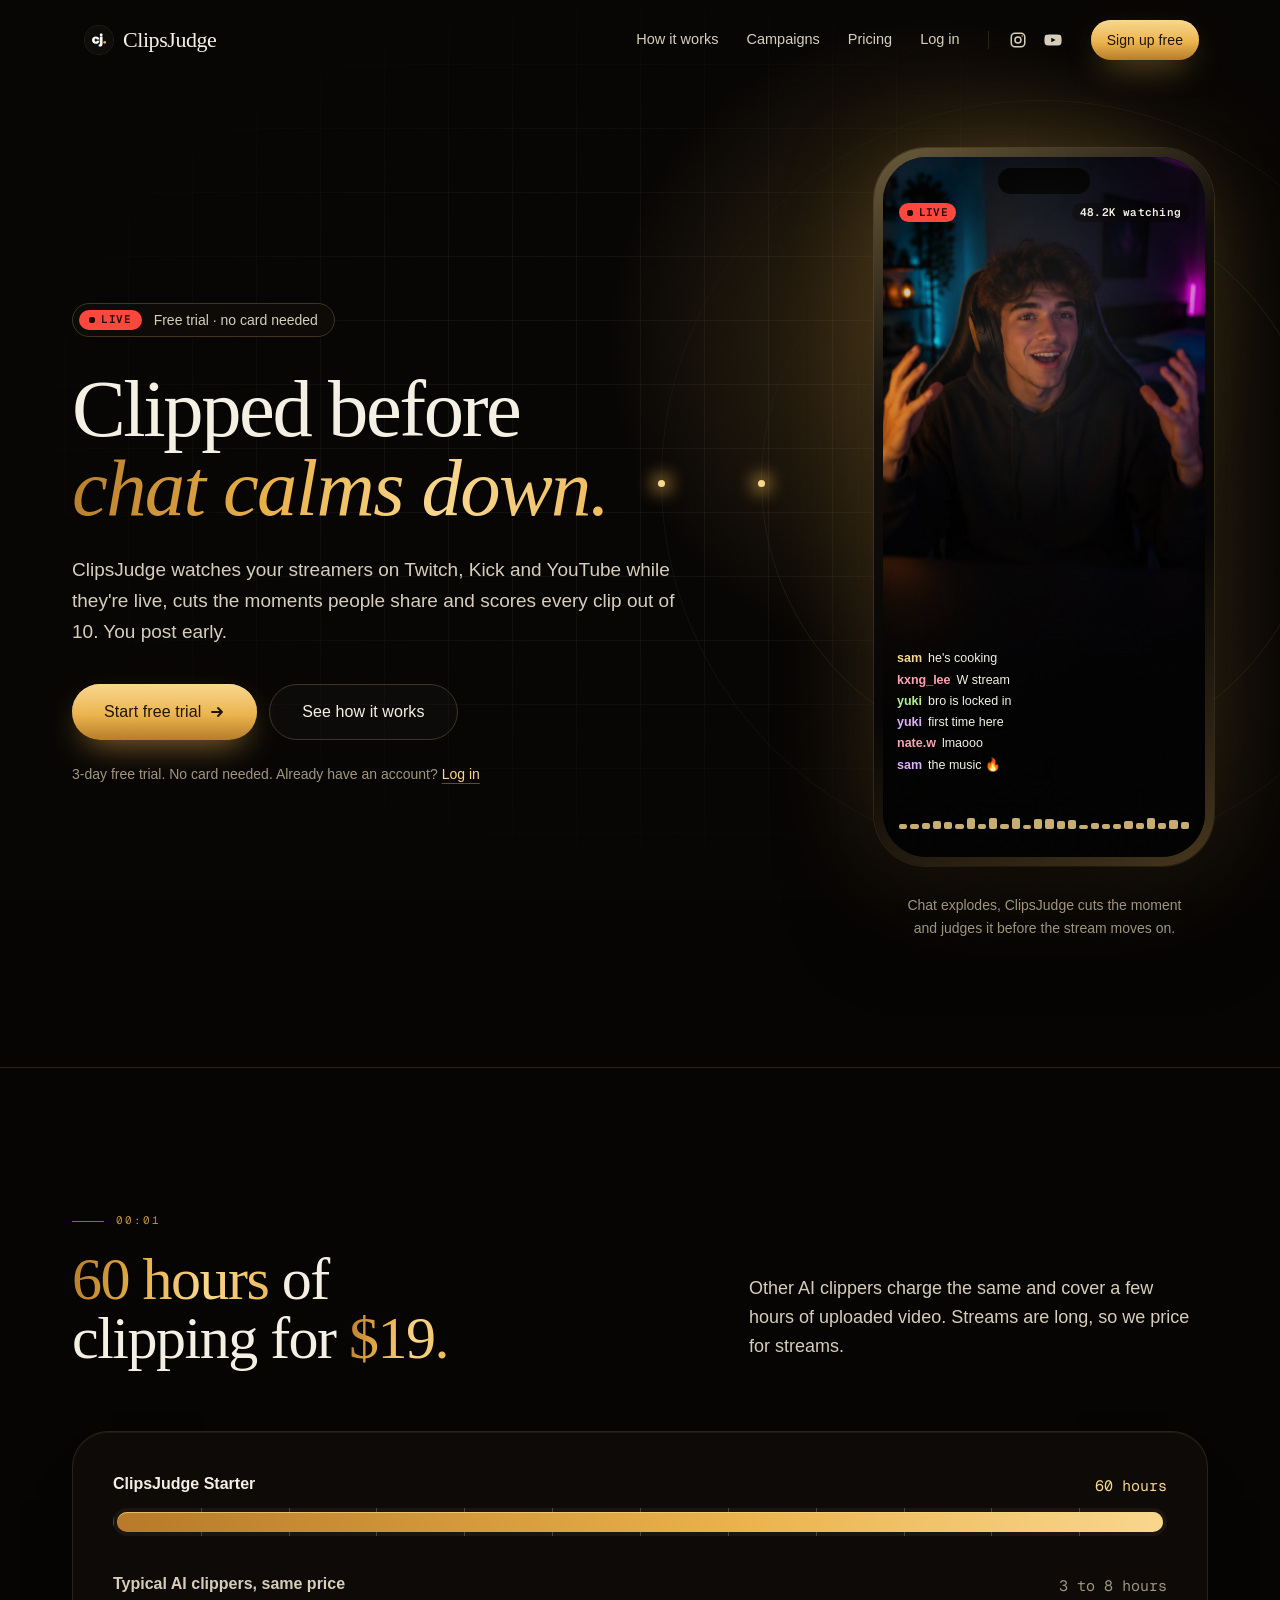
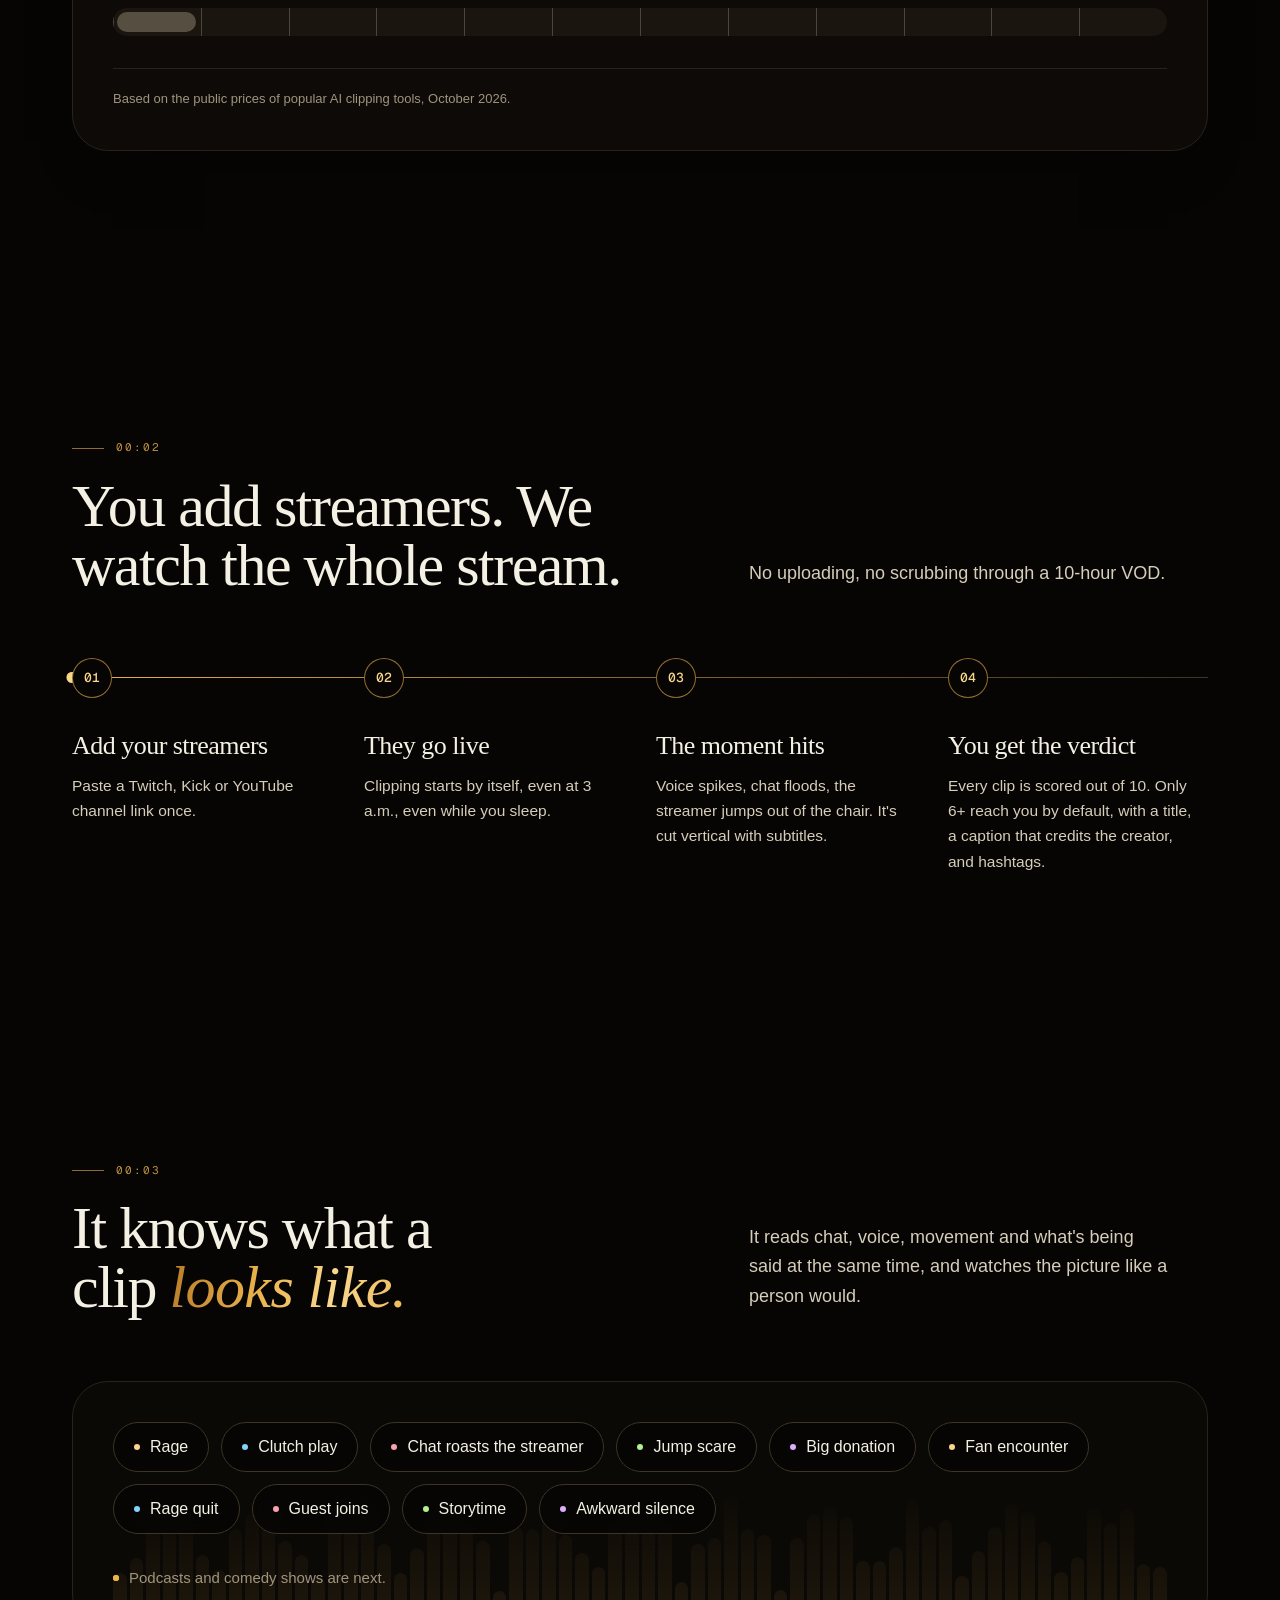
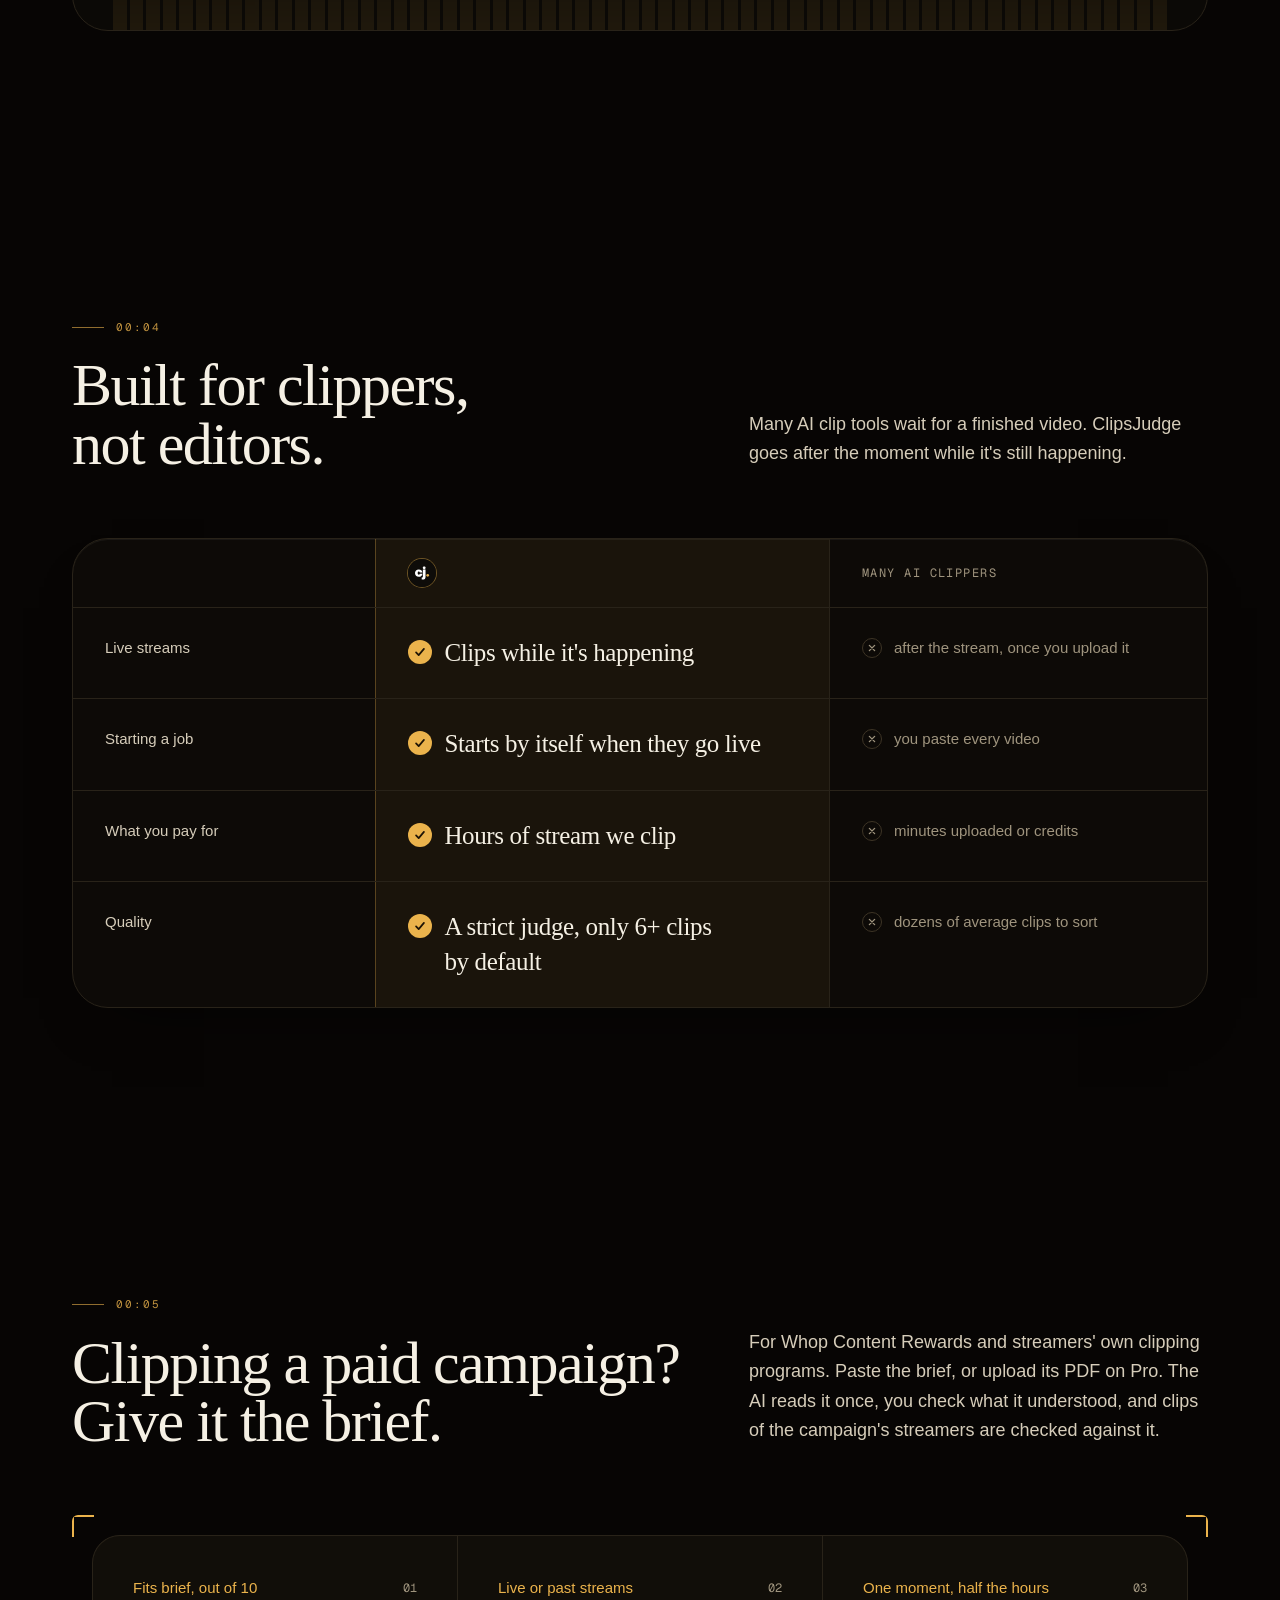
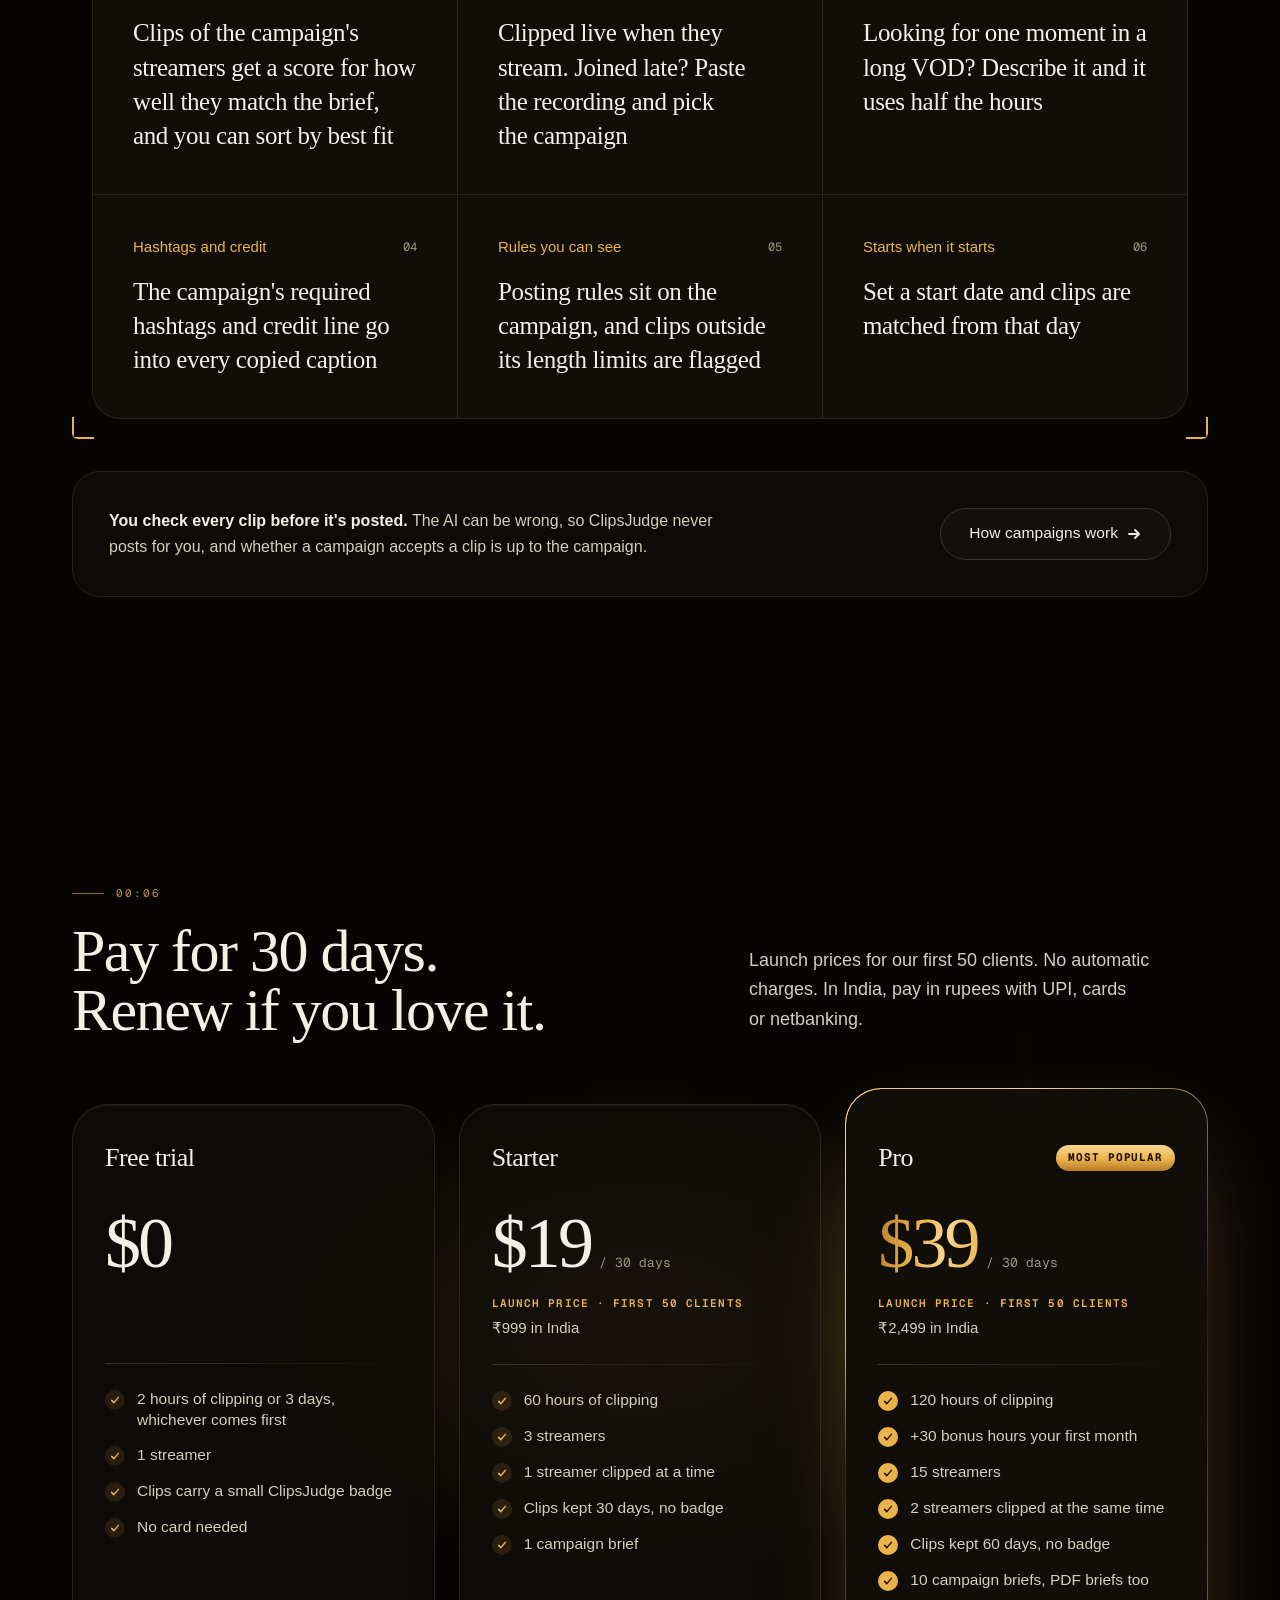
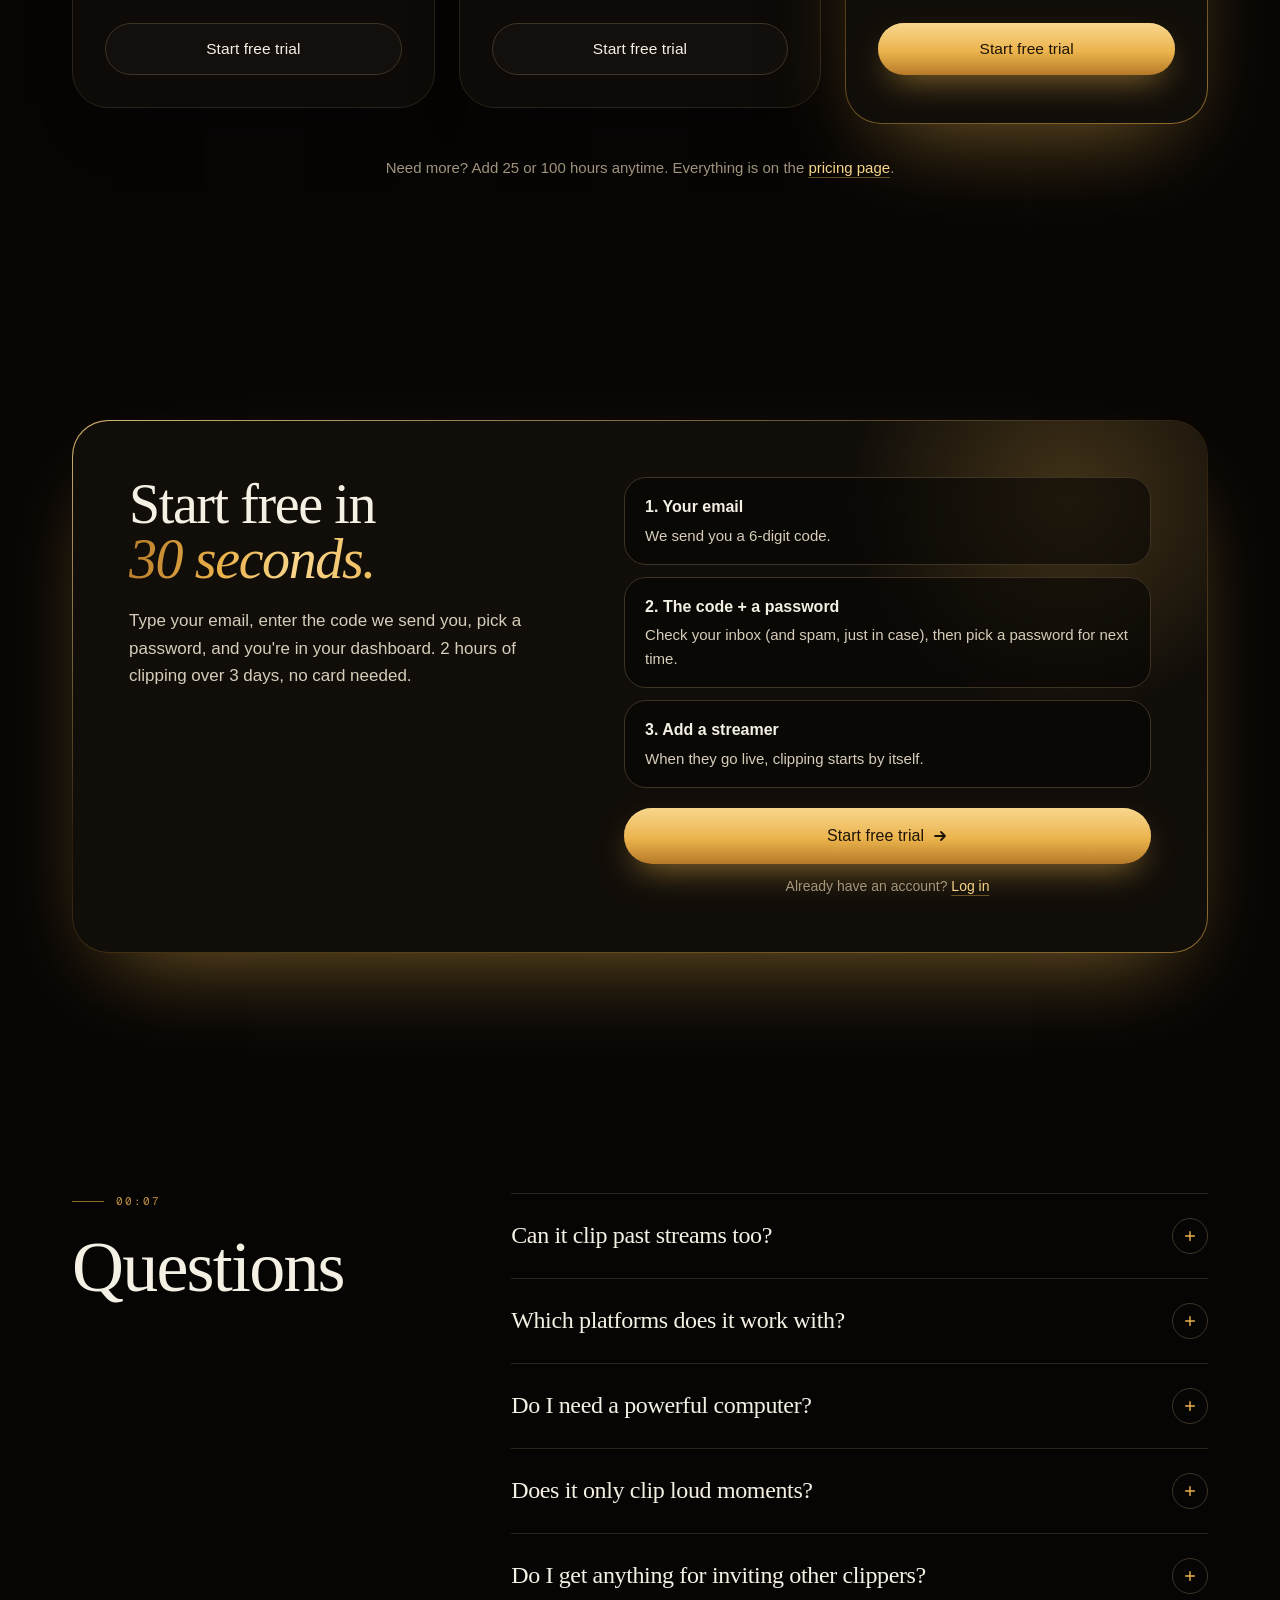
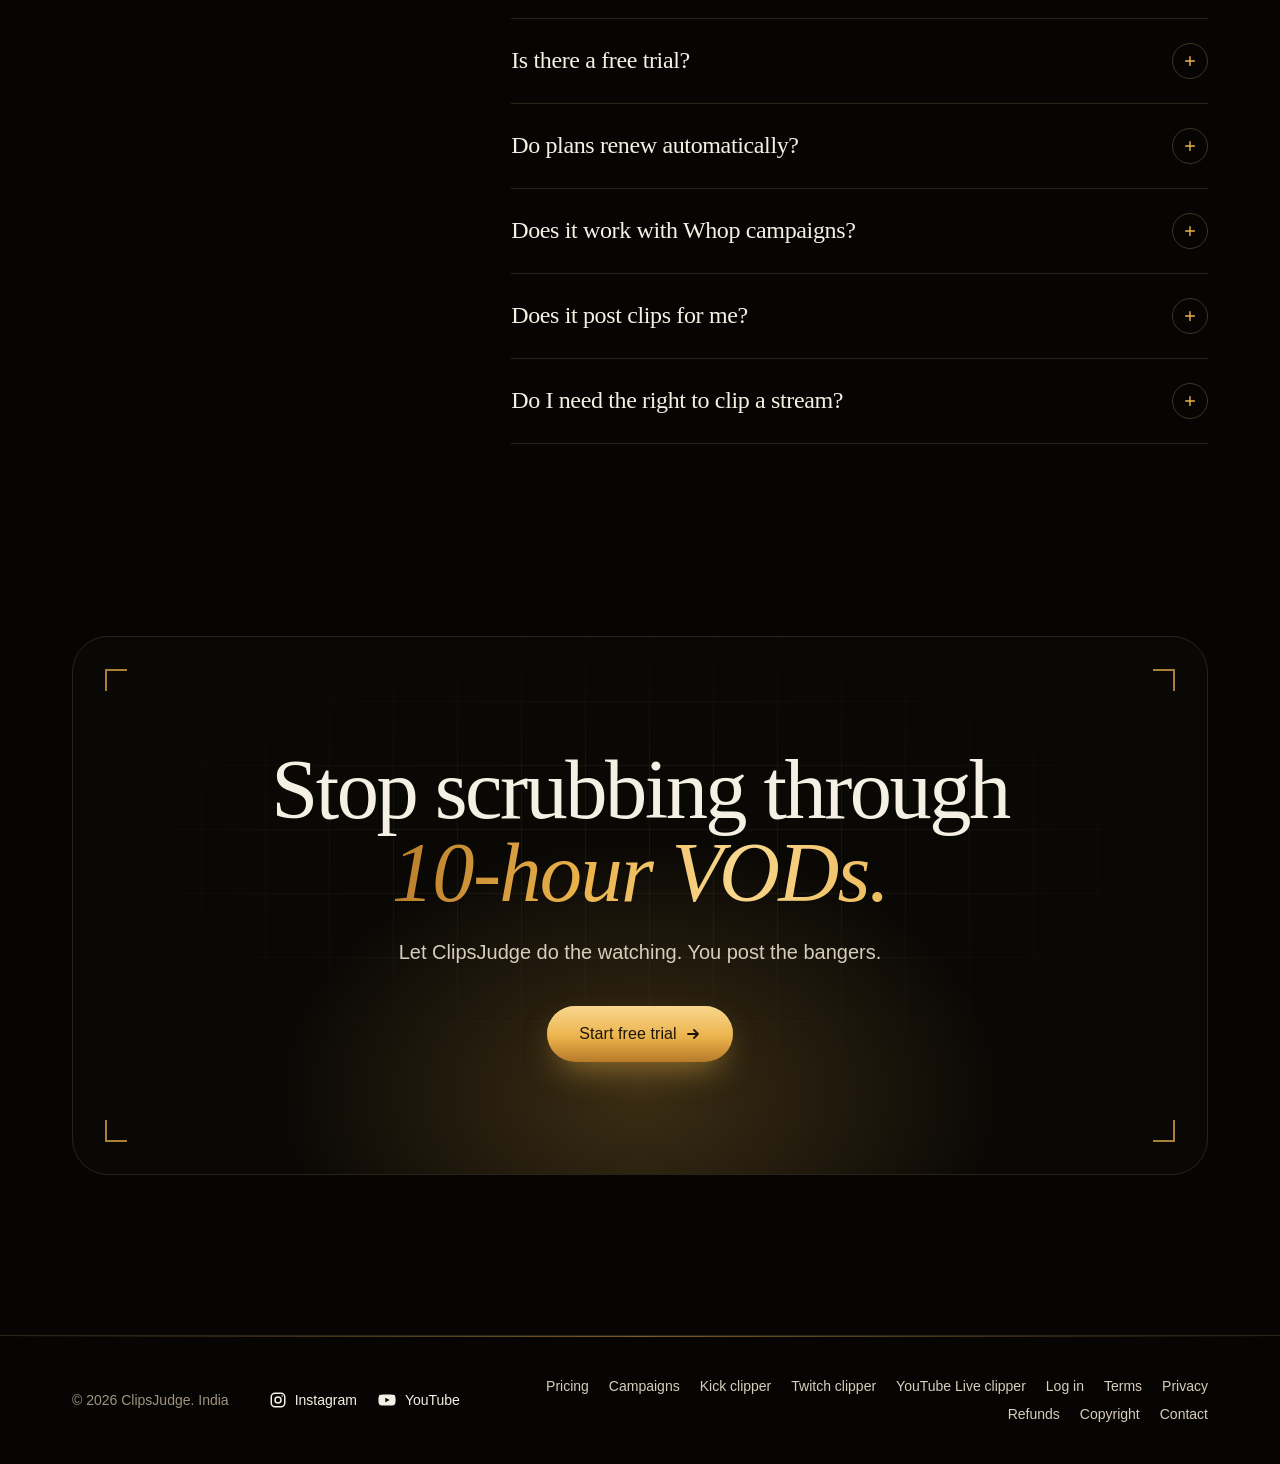
<file: index.html>
<!doctype html><html lang="en"><head><meta charset="utf-8"><meta name="viewport" content="width=device-width, initial-scale=1, viewport-fit=cover"><meta name="theme-color" content="#090705">
<link rel="preconnect" href="https://api.fontshare.com" crossorigin="anonymous"><link rel="preconnect" href="https://fonts.googleapis.com"><link rel="preconnect" href="https://fonts.gstatic.com" crossorigin="anonymous">
<link rel="stylesheet" href="https://api.fontshare.com/v2/css?f[]=zodiak@300,400,500,301,401&amp;f[]=general-sans@400,500,600,700&amp;display=swap">
<link rel="stylesheet" href="https://fonts.googleapis.com/css2?family=Geist+Mono:wght@400;500;600&amp;display=swap">
<link rel="stylesheet" href="/assets/site-1o1opwyt.css">
<link rel="icon" href="/favicon.ico" sizes="48x48"><link rel="icon" href="/icon.svg" type="image/svg+xml"><link rel="apple-touch-icon" href="/apple-touch-icon.png"><link rel="manifest" href="/site.webmanifest">
<script src="/analytics.js" defer></script><meta name="description" content="ClipsJudge watches Twitch, Kick and YouTube streams while they're live, cuts the moments people share and scores each clip out of 10. Vertical clips with subtitles, a title, a caption with credit and hashtags."><meta property="og:title" content="ClipsJudge · AI live stream clipper for Twitch, Kick, YouTube"><meta property="og:description" content="Clipped before chat calms down. 60 hours of clipping for $19."><meta property="og:type" content="website"><meta property="og:image" content="https://clipsjudge.com/og-image.png"><meta name="twitter:card" content="summary_large_image"><meta name="twitter:image" content="https://clipsjudge.com/og-image.png"><link rel="canonical" href="https://clipsjudge.com/"><script type="application/ld+json">{"@context":"https://schema.org","@type":"SoftwareApplication","name":"ClipsJudge","url":"https://clipsjudge.com","applicationCategory":"MultimediaApplication","operatingSystem":"Web","description":"ClipsJudge watches Twitch, Kick and YouTube streams while they're live, cuts the moments people share and scores each clip out of 10. Vertical clips with subtitles, a title, a caption with credit and hashtags.","offers":[{"@type":"Offer","name":"Free trial","price":"0","priceCurrency":"USD"},{"@type":"Offer","name":"Starter","price":"19","priceCurrency":"USD"},{"@type":"Offer","name":"Pro","price":"39","priceCurrency":"USD"}]}</script><script type="application/ld+json">{"@context":"https://schema.org","@type":"Organization","name":"ClipsJudge","url":"https://clipsjudge.com","logo":"https://clipsjudge.com/icon-512.png","sameAs":["https://www.instagram.com/clipsjudge/","https://www.youtube.com/channel/UC_itZuvUH5DGEf6iC6bG_gw"]}</script><title>ClipsJudge · AI live stream clipper for Twitch, Kick, YouTube</title><script type="module" src="/assets/index-R4DUBPT5.js"></script></head><body><div id="root"><link rel="preload" as="image" href="/icon.svg"/><link rel="preload" as="image" href="/assets/stream-feed-AOWSUC7Q.jpg"/><div class="grain relative"><header class="sticky top-0 z-50 pt-3"><div class="container-site"><div class="flex h-14 items-center gap-4 rounded-full border pl-3 pr-2 transition-all duration-500 ease-[var(--ease-out-expo)] border-transparent bg-transparent"><a href="/" aria-label="ClipsJudge home" class="mr-auto flex items-center gap-2.5 font-display text-[22px] font-medium tracking-[-0.02em] text-foreground no-underline"><img src="/icon.svg" alt="" width="28" height="28" class="size-7 rounded-lg ring-1 ring-foreground/10" aria-hidden="true"/>ClipsJudge</a><nav aria-label="Main" class="flex items-center gap-5 md:gap-7"><a class="relative text-[14.5px] text-soft no-underline transition-colors hover:text-foreground after:absolute after:-bottom-1 after:left-0 after:h-px after:w-full after:origin-left after:scale-x-0 after:bg-gold after:transition-transform after:duration-300 hover:after:scale-x-100 data-[status=active]:text-foreground hidden md:inline-flex" href="#how">How it works</a><a class="relative text-[14.5px] text-soft no-underline transition-colors hover:text-foreground after:absolute after:-bottom-1 after:left-0 after:h-px after:w-full after:origin-left after:scale-x-0 after:bg-gold after:transition-transform after:duration-300 hover:after:scale-x-100 data-[status=active]:text-foreground hidden md:inline-flex" href="/campaigns">Campaigns</a><a href="/pricing" class="relative text-[14.5px] text-soft no-underline transition-colors hover:text-foreground after:absolute after:-bottom-1 after:left-0 after:h-px after:w-full after:origin-left after:scale-x-0 after:bg-gold after:transition-transform after:duration-300 hover:after:scale-x-100 data-[status=active]:text-foreground">Pricing</a><a class="relative text-[14.5px] text-soft no-underline transition-colors hover:text-foreground after:absolute after:-bottom-1 after:left-0 after:h-px after:w-full after:origin-left after:scale-x-0 after:bg-gold after:transition-transform after:duration-300 hover:after:scale-x-100 data-[status=active]:text-foreground" href="https://app.clipsjudge.com/app">Log in</a><span class="hidden items-center gap-4 border-l border-line pl-5 md:flex"><a class="text-soft transition-colors hover:text-gold" href="https://www.instagram.com/clipsjudge/" target="_blank" rel="noopener" aria-label="ClipsJudge on Instagram"><svg width="18" height="18" viewBox="0 0 24 24" fill="none" stroke="currentColor" stroke-width="2" aria-hidden="true"><rect x="3" y="3" width="18" height="18" rx="5"></rect><circle cx="12" cy="12" r="4"></circle><circle cx="17.5" cy="6.5" r="1" fill="currentColor" stroke="none"></circle></svg></a><a class="text-soft transition-colors hover:text-gold" href="https://www.youtube.com/channel/UC_itZuvUH5DGEf6iC6bG_gw" target="_blank" rel="noopener" aria-label="ClipsJudge on YouTube"><svg width="20" height="18" viewBox="0 0 24 24" fill="currentColor" aria-hidden="true"><path d="M23 7.2a3 3 0 0 0-2.1-2.1C19 4.6 12 4.6 12 4.6s-7 0-8.9.5A3 3 0 0 0 1 7.2 31 31 0 0 0 .5 12 31 31 0 0 0 1 16.8a3 3 0 0 0 2.1 2.1c1.9.5 8.9.5 8.9.5s7 0 8.9-.5a3 3 0 0 0 2.1-2.1 31 31 0 0 0 .5-4.8 31 31 0 0 0-.5-4.8zM9.7 15.1V8.9l5.8 3.1-5.8 3.1z"></path></svg></a></span><a data-magnetic="" class="group/btn relative items-center justify-center gap-2 rounded-full font-sans font-medium tracking-[0.005em] no-underline whitespace-nowrap transition-[transform,translate,scale,box-shadow,background-color,border-color,color,filter] duration-500 ease-[var(--ease-out-expo)] active:scale-[0.98] shine bg-gold-gradient text-gold-foreground shadow-gold hover:-translate-y-0.5 hover:brightness-[1.06] hover:text-gold-foreground h-10 px-4 text-sm hidden md:inline-flex" href="https://app.clipsjudge.com/app/signup?src=website">Sign up free</a></nav></div></div></header><main><section id="hero" class="relative -mt-[68px] overflow-hidden pb-20 pt-[108px] md:pb-32 md:pt-[148px]"><div aria-hidden="true" class="hairline-grid pointer-events-none absolute inset-0"></div><div aria-hidden="true" class="bg-glow drift pointer-events-none absolute -right-[20%] top-[-10%] h-[900px] w-[900px] md:right-[-8%]"></div><div class="container-site relative grid items-center gap-14 md:grid-cols-[minmax(0,1.4fr)_minmax(0,0.6fr)] md:gap-6"><div class="min-w-0"><div data-shown="false" class="reveal"><span class="inline-flex max-w-full items-center gap-3 rounded-full border border-line-2 bg-panel/60 py-1.5 pl-1.5 pr-4 text-sm text-soft backdrop-blur"><b class="flex items-center gap-1.5 rounded-full bg-live px-2.5 py-0.5 font-mono text-[11px] font-semibold tracking-[0.06em] text-live-foreground"><span class="live-dot size-1.5 rounded-full bg-live-foreground"></span>LIVE</b>Free trial · no card needed</span></div><h1 class="mt-8 text-[clamp(38px,10.4vw,60px)] leading-[0.98] md:text-[clamp(56px,6.3vw,90px)] tracking-[-0.03em]"><span class="line-mask"><span class="line-in" style="animation-delay:120ms">Clipped before</span></span><span class="line-mask"><span class="line-in pr-2 font-serif font-light italic tracking-[-0.02em]" style="animation-delay:260ms"><span class="text-gold-gradient">chat calms down.</span></span></span></h1><div data-shown="false" class="reveal" style="transition-delay:160ms"><p class="mt-7 max-w-[33em] text-[17px] leading-relaxed text-soft md:text-[19px]">ClipsJudge watches your streamers on Twitch, Kick and YouTube while they&#x27;re live, cuts the moments people share and scores every clip out of 10. You post early.</p></div><div data-shown="false" class="reveal" style="transition-delay:240ms"><div class="mt-9 grid gap-3 sm:flex sm:flex-wrap sm:items-center"><a data-magnetic="" class="group/btn relative inline-flex items-center justify-center gap-2 rounded-full font-sans font-medium tracking-[0.005em] no-underline whitespace-nowrap transition-[transform,translate,scale,box-shadow,background-color,border-color,color,filter] duration-500 ease-[var(--ease-out-expo)] active:scale-[0.98] shine bg-gold-gradient text-gold-foreground shadow-gold hover:-translate-y-0.5 hover:brightness-[1.06] hover:text-gold-foreground h-14 px-8 text-base" href="https://app.clipsjudge.com/app/signup?src=website">Start free trial<svg aria-hidden="true" viewBox="0 0 16 16" class="size-4 transition-transform duration-300 group-hover/btn:translate-x-0.5" fill="none" stroke="currentColor" stroke-width="1.8" stroke-linecap="round" stroke-linejoin="round"><path d="M3 8h10M9 4l4 4-4 4"></path></svg></a><a data-magnetic="" class="group/btn relative inline-flex items-center justify-center gap-2 rounded-full font-sans font-medium tracking-[0.005em] no-underline whitespace-nowrap transition-[transform,translate,scale,box-shadow,background-color,border-color,color,filter] duration-500 ease-[var(--ease-out-expo)] active:scale-[0.98] border border-line-2 bg-foreground/[0.02] text-foreground hover:border-gold/70 hover:bg-gold/[0.06] hover:text-foreground h-14 px-8 text-base" href="#how">See how it works</a></div><p class="mt-6 text-sm text-muted-foreground">3-day free trial. No card needed. Already have an account?<!-- --> <a href="https://app.clipsjudge.com/app/login" class="text-gold-hi underline decoration-gold/40 underline-offset-4 transition-colors hover:decoration-gold-hi">Log in</a></p></div></div><figure class="relative grid justify-items-center" aria-hidden="true"><div class="pointer-events-none absolute left-1/2 top-[42%] size-[560px] -translate-x-1/2 -translate-y-1/2"><div class="orbit absolute inset-0 border border-line/70"></div></div><div class="pointer-events-none absolute left-1/2 top-[42%] size-[760px] -translate-x-1/2 -translate-y-1/2"><div class="orbit absolute inset-0 border border-line/40 [animation-direction:reverse] [animation-duration:80s]"></div></div><div data-shown="false" class="reveal relative" style="transition-delay:200ms"><div class="tilt"><div class="phone"><div class="phone-screen"><img class="phone-feed" src="/assets/stream-feed-AOWSUC7Q.jpg" alt="" width="768" height="1536"/><div class="phone-shade"></div><div class="phone-flash"></div><div class="phone-island"></div><div class="phone-glare"></div><div class="phone-top"><span class="flex items-center gap-1.5 rounded-md bg-live px-2 py-1 text-live-foreground"><span class="live-dot size-1.5 rounded-full bg-live-foreground"></span>LIVE</span><span class="rounded-md bg-ink/55 px-2 py-1 text-foreground backdrop-blur-md">48.2K watching</span></div><ul class="phone-chat"></ul><div class="phone-wave"></div><div class="phone-cut"><div class="phone-cut-frame"></div><span class="phone-clipped">Clipped 0:24</span><div class="phone-score"><b class="font-display text-[36px] leading-none text-gold-hi">0.0</b><small class="font-mono text-[10px] uppercase tracking-[0.12em] text-soft">AI score</small></div><p class="phone-sub">No way bro, <em>last</em> second!</p></div></div></div></div></div><figcaption class="relative mt-7 max-w-[300px] text-center text-sm leading-relaxed text-muted-foreground">Chat explodes, ClipsJudge cuts the moment and judges it before the stream moves on.</figcaption></figure></div></section><section aria-labelledby="hoursTitle" class="relative border-t border-line py-24 md:py-36"><div class="container-site"><div data-shown="false" class="reveal mb-12 grid gap-5 md:mb-16 md:grid-cols-[minmax(0,1.15fr)_minmax(0,0.85fr)] md:items-end md:gap-14"><div><span aria-hidden="true" class="mb-5 flex items-center gap-3 font-mono text-[11px] tracking-[0.18em] text-gold/80"><span class="h-px w-8 bg-gold/60"></span>00:01</span><h2 id="hoursTitle" class="text-[clamp(34px,5.6vw,60px)] leading-[0.98] text-foreground"><span class="text-gold-gradient">60 hours</span> of clipping for<!-- --> <span class="text-gold-gradient">$19.</span></h2></div><p class="max-w-[34em] text-[17px] leading-relaxed text-soft md:pb-1.5 md:text-lg">Other AI clippers charge the same and cover a few hours of uploaded video. Streams are long, so we price for streams.</p></div><div data-spotlight="true" class="spotlight spotlight-edge relative rounded-4xl border border-line bg-panel/60 p-6 shadow-panel md:p-10"><div class="grid gap-9"><div class="grid gap-3"><div class="flex items-end justify-between gap-4"><b class="text-[15px] font-semibold md:text-base text-foreground">ClipsJudge Starter</b><span class="font-mono text-sm md:text-[15px] text-gold-hi">60 hours</span></div><div class="ruler relative h-7 overflow-hidden rounded-lg bg-panel-2"><div class="absolute inset-y-1 left-1 rounded-md transition-[width] duration-[1600ms] ease-[var(--ease-out-expo)] bg-[image:var(--gradient-gold-bar)] shadow-gold" style="width:0%"></div></div></div><div class="grid gap-3"><div class="flex items-end justify-between gap-4"><b class="text-[15px] font-semibold md:text-base text-soft">Typical AI clippers, same price</b><span class="font-mono text-sm md:text-[15px] text-muted-foreground">3 to 8 hours</span></div><div class="ruler relative h-7 overflow-hidden rounded-lg bg-panel-2"><div class="absolute inset-y-1 left-1 rounded-md transition-[width] duration-[1600ms] ease-[var(--ease-out-expo)] bg-muted-foreground/45" style="width:0%"></div></div></div></div><p class="mt-8 border-t border-line pt-5 text-[13px] text-muted-foreground">Based on the public prices of popular AI clipping tools, October 2026.</p></div></div></section><section id="how" aria-labelledby="howTitle" class="relative py-24 md:py-36"><div class="container-site"><div data-shown="false" class="reveal mb-12 grid gap-5 md:mb-16 md:grid-cols-[minmax(0,1.15fr)_minmax(0,0.85fr)] md:items-end md:gap-14"><div><span aria-hidden="true" class="mb-5 flex items-center gap-3 font-mono text-[11px] tracking-[0.18em] text-gold/80"><span class="h-px w-8 bg-gold/60"></span>00:02</span><h2 id="howTitle" class="text-[clamp(34px,5.6vw,60px)] leading-[0.98] text-foreground">You add streamers. We watch the whole stream.</h2></div><p class="max-w-[34em] text-[17px] leading-relaxed text-soft md:pb-1.5 md:text-lg">No uploading, no scrubbing through a 10-hour VOD.</p></div><div class="relative"><div aria-hidden="true" class="absolute inset-x-0 top-[19px] hidden h-px bg-line-2 md:block"><div class="absolute inset-y-0 left-0 w-full bg-gradient-to-r from-gold via-gold/40 to-transparent"></div><span class="playhead absolute -top-[5px] size-[11px] -translate-x-1/2 rounded-full bg-gold-hi shadow-gold"></span></div><ol class="relative grid gap-10 md:grid-cols-4 md:gap-8"><li><div data-shown="false" class="reveal relative grid grid-cols-[40px_1fr] gap-5 md:block"><span class="relative z-10 grid size-10 place-items-center rounded-full border border-gold/60 bg-ink font-mono text-[13px] font-medium text-gold-hi">01</span><div class="md:mt-8"><h3 class="text-[26px] leading-tight tracking-[-0.02em]">Add your streamers</h3><p class="mt-2.5 text-[15.5px] leading-relaxed text-soft">Paste a Twitch, Kick or YouTube channel link once.</p></div></div></li><li><div data-shown="false" class="reveal relative grid grid-cols-[40px_1fr] gap-5 md:block" style="transition-delay:110ms"><span class="relative z-10 grid size-10 place-items-center rounded-full border border-gold/60 bg-ink font-mono text-[13px] font-medium text-gold-hi">02</span><div class="md:mt-8"><h3 class="text-[26px] leading-tight tracking-[-0.02em]">They go live</h3><p class="mt-2.5 text-[15.5px] leading-relaxed text-soft">Clipping starts by itself, even at 3 a.m., even while you sleep.</p></div></div></li><li><div data-shown="false" class="reveal relative grid grid-cols-[40px_1fr] gap-5 md:block" style="transition-delay:220ms"><span class="relative z-10 grid size-10 place-items-center rounded-full border border-gold/60 bg-ink font-mono text-[13px] font-medium text-gold-hi">03</span><div class="md:mt-8"><h3 class="text-[26px] leading-tight tracking-[-0.02em]">The moment hits</h3><p class="mt-2.5 text-[15.5px] leading-relaxed text-soft">Voice spikes, chat floods, the streamer jumps out of the chair. It&#x27;s cut vertical with subtitles.</p></div></div></li><li><div data-shown="false" class="reveal relative grid grid-cols-[40px_1fr] gap-5 md:block" style="transition-delay:330ms"><span class="relative z-10 grid size-10 place-items-center rounded-full border border-gold/60 bg-ink font-mono text-[13px] font-medium text-gold-hi">04</span><div class="md:mt-8"><h3 class="text-[26px] leading-tight tracking-[-0.02em]">You get the verdict</h3><p class="mt-2.5 text-[15.5px] leading-relaxed text-soft">Every clip is scored out of 10. Only 6+ reach you by default, with a title, a caption that credits the creator, and hashtags.</p></div></div></li></ol></div></div></section><section aria-labelledby="momTitle" class="relative py-24 md:py-36"><div class="container-site"><div data-shown="false" class="reveal mb-12 grid gap-5 md:mb-16 md:grid-cols-[minmax(0,1.15fr)_minmax(0,0.85fr)] md:items-end md:gap-14"><div><span aria-hidden="true" class="mb-5 flex items-center gap-3 font-mono text-[11px] tracking-[0.18em] text-gold/80"><span class="h-px w-8 bg-gold/60"></span>00:03</span><h2 id="momTitle" class="text-[clamp(34px,5.6vw,60px)] leading-[0.98] text-foreground">It knows what a clip<!-- --> <span class="font-serif font-light italic tracking-[-0.01em] text-gold-gradient">looks like.</span></h2></div><p class="max-w-[34em] text-[17px] leading-relaxed text-soft md:pb-1.5 md:text-lg">It reads chat, voice, movement and what&#x27;s being said at the same time, and watches the picture like a person would.</p></div><div data-shown="false" class="reveal"><div data-spotlight="true" class="spotlight spotlight-edge relative overflow-hidden rounded-4xl border border-line bg-panel/50 p-6 md:p-10"><div aria-hidden="true" class="pointer-events-none absolute inset-x-6 bottom-0 flex h-3/5 items-end gap-[3px] opacity-[0.09] [mask-image:linear-gradient(to_top,black,transparent)] md:inset-x-10"><span class="flex-1 rounded-t-sm bg-gold" style="height:38%"></span><span class="flex-1 rounded-t-sm bg-gold" style="height:48%"></span><span class="flex-1 rounded-t-sm bg-gold" style="height:84%"></span><span class="flex-1 rounded-t-sm bg-gold" style="height:77%"></span><span class="flex-1 rounded-t-sm bg-gold" style="height:77%"></span><span class="flex-1 rounded-t-sm bg-gold" style="height:50%"></span><span class="flex-1 rounded-t-sm bg-gold" style="height:40%"></span><span class="flex-1 rounded-t-sm bg-gold" style="height:68%"></span><span class="flex-1 rounded-t-sm bg-gold" style="height:78%"></span><span class="flex-1 rounded-t-sm bg-gold" style="height:87%"></span><span class="flex-1 rounded-t-sm bg-gold" style="height:60%"></span><span class="flex-1 rounded-t-sm bg-gold" style="height:50%"></span><span class="flex-1 rounded-t-sm bg-gold" style="height:35%"></span><span class="flex-1 rounded-t-sm bg-gold" style="height:78%"></span><span class="flex-1 rounded-t-sm bg-gold" style="height:74%"></span><span class="flex-1 rounded-t-sm bg-gold" style="height:85%"></span><span class="flex-1 rounded-t-sm bg-gold" style="height:58%"></span><span class="flex-1 rounded-t-sm bg-gold" style="height:38%"></span><span class="flex-1 rounded-t-sm bg-gold" style="height:55%"></span><span class="flex-1 rounded-t-sm bg-gold" style="height:75%"></span><span class="flex-1 rounded-t-sm bg-gold" style="height:87%"></span><span class="flex-1 rounded-t-sm bg-gold" style="height:71%"></span><span class="flex-1 rounded-t-sm bg-gold" style="height:60%"></span><span class="flex-1 rounded-t-sm bg-gold" style="height:26%"></span><span class="flex-1 rounded-t-sm bg-gold" style="height:69%"></span><span class="flex-1 rounded-t-sm bg-gold" style="height:68%"></span><span class="flex-1 rounded-t-sm bg-gold" style="height:89%"></span><span class="flex-1 rounded-t-sm bg-gold" style="height:64%"></span><span class="flex-1 rounded-t-sm bg-gold" style="height:52%"></span><span class="flex-1 rounded-t-sm bg-gold" style="height:42%"></span><span class="flex-1 rounded-t-sm bg-gold" style="height:70%"></span><span class="flex-1 rounded-t-sm bg-gold" style="height:84%"></span><span class="flex-1 rounded-t-sm bg-gold" style="height:78%"></span><span class="flex-1 rounded-t-sm bg-gold" style="height:70%"></span><span class="flex-1 rounded-t-sm bg-gold" style="height:32%"></span><span class="flex-1 rounded-t-sm bg-gold" style="height:58%"></span><span class="flex-1 rounded-t-sm bg-gold" style="height:62%"></span><span class="flex-1 rounded-t-sm bg-gold" style="height:90%"></span><span class="flex-1 rounded-t-sm bg-gold" style="height:68%"></span><span class="flex-1 rounded-t-sm bg-gold" style="height:64%"></span><span class="flex-1 rounded-t-sm bg-gold" style="height:27%"></span><span class="flex-1 rounded-t-sm bg-gold" style="height:62%"></span><span class="flex-1 rounded-t-sm bg-gold" style="height:78%"></span><span class="flex-1 rounded-t-sm bg-gold" style="height:83%"></span><span class="flex-1 rounded-t-sm bg-gold" style="height:76%"></span><span class="flex-1 rounded-t-sm bg-gold" style="height:46%"></span><span class="flex-1 rounded-t-sm bg-gold" style="height:46%"></span><span class="flex-1 rounded-t-sm bg-gold" style="height:56%"></span><span class="flex-1 rounded-t-sm bg-gold" style="height:88%"></span><span class="flex-1 rounded-t-sm bg-gold" style="height:69%"></span><span class="flex-1 rounded-t-sm bg-gold" style="height:74%"></span><span class="flex-1 rounded-t-sm bg-gold" style="height:36%"></span><span class="flex-1 rounded-t-sm bg-gold" style="height:53%"></span><span class="flex-1 rounded-t-sm bg-gold" style="height:69%"></span><span class="flex-1 rounded-t-sm bg-gold" style="height:85%"></span><span class="flex-1 rounded-t-sm bg-gold" style="height:80%"></span><span class="flex-1 rounded-t-sm bg-gold" style="height:60%"></span><span class="flex-1 rounded-t-sm bg-gold" style="height:39%"></span><span class="flex-1 rounded-t-sm bg-gold" style="height:49%"></span><span class="flex-1 rounded-t-sm bg-gold" style="height:82%"></span><span class="flex-1 rounded-t-sm bg-gold" style="height:72%"></span><span class="flex-1 rounded-t-sm bg-gold" style="height:82%"></span><span class="flex-1 rounded-t-sm bg-gold" style="height:44%"></span><span class="flex-1 rounded-t-sm bg-gold" style="height:42%"></span></div><div class="relative flex flex-wrap gap-2.5 md:gap-3"><span class="group inline-flex cursor-default items-center gap-2.5 rounded-full border border-line-2 bg-ink/80 px-4 py-2.5 text-[15px] text-foreground backdrop-blur transition-all duration-300 hover:-translate-y-0.5 hover:border-gold/70 hover:bg-gold/[0.07] md:px-5 md:py-3 md:text-base"><span class="size-1.5 rounded-full transition-transform duration-300 group-hover:scale-150" style="background:var(--chat-1)"></span>Rage</span><span class="group inline-flex cursor-default items-center gap-2.5 rounded-full border border-line-2 bg-ink/80 px-4 py-2.5 text-[15px] text-foreground backdrop-blur transition-all duration-300 hover:-translate-y-0.5 hover:border-gold/70 hover:bg-gold/[0.07] md:px-5 md:py-3 md:text-base"><span class="size-1.5 rounded-full transition-transform duration-300 group-hover:scale-150" style="background:var(--chat-2)"></span>Clutch play</span><span class="group inline-flex cursor-default items-center gap-2.5 rounded-full border border-line-2 bg-ink/80 px-4 py-2.5 text-[15px] text-foreground backdrop-blur transition-all duration-300 hover:-translate-y-0.5 hover:border-gold/70 hover:bg-gold/[0.07] md:px-5 md:py-3 md:text-base"><span class="size-1.5 rounded-full transition-transform duration-300 group-hover:scale-150" style="background:var(--chat-3)"></span>Chat roasts the streamer</span><span class="group inline-flex cursor-default items-center gap-2.5 rounded-full border border-line-2 bg-ink/80 px-4 py-2.5 text-[15px] text-foreground backdrop-blur transition-all duration-300 hover:-translate-y-0.5 hover:border-gold/70 hover:bg-gold/[0.07] md:px-5 md:py-3 md:text-base"><span class="size-1.5 rounded-full transition-transform duration-300 group-hover:scale-150" style="background:var(--chat-4)"></span>Jump scare</span><span class="group inline-flex cursor-default items-center gap-2.5 rounded-full border border-line-2 bg-ink/80 px-4 py-2.5 text-[15px] text-foreground backdrop-blur transition-all duration-300 hover:-translate-y-0.5 hover:border-gold/70 hover:bg-gold/[0.07] md:px-5 md:py-3 md:text-base"><span class="size-1.5 rounded-full transition-transform duration-300 group-hover:scale-150" style="background:var(--chat-5)"></span>Big donation</span><span class="group inline-flex cursor-default items-center gap-2.5 rounded-full border border-line-2 bg-ink/80 px-4 py-2.5 text-[15px] text-foreground backdrop-blur transition-all duration-300 hover:-translate-y-0.5 hover:border-gold/70 hover:bg-gold/[0.07] md:px-5 md:py-3 md:text-base"><span class="size-1.5 rounded-full transition-transform duration-300 group-hover:scale-150" style="background:var(--chat-1)"></span>Fan encounter</span><span class="group inline-flex cursor-default items-center gap-2.5 rounded-full border border-line-2 bg-ink/80 px-4 py-2.5 text-[15px] text-foreground backdrop-blur transition-all duration-300 hover:-translate-y-0.5 hover:border-gold/70 hover:bg-gold/[0.07] md:px-5 md:py-3 md:text-base"><span class="size-1.5 rounded-full transition-transform duration-300 group-hover:scale-150" style="background:var(--chat-2)"></span>Rage quit</span><span class="group inline-flex cursor-default items-center gap-2.5 rounded-full border border-line-2 bg-ink/80 px-4 py-2.5 text-[15px] text-foreground backdrop-blur transition-all duration-300 hover:-translate-y-0.5 hover:border-gold/70 hover:bg-gold/[0.07] md:px-5 md:py-3 md:text-base"><span class="size-1.5 rounded-full transition-transform duration-300 group-hover:scale-150" style="background:var(--chat-3)"></span>Guest joins</span><span class="group inline-flex cursor-default items-center gap-2.5 rounded-full border border-line-2 bg-ink/80 px-4 py-2.5 text-[15px] text-foreground backdrop-blur transition-all duration-300 hover:-translate-y-0.5 hover:border-gold/70 hover:bg-gold/[0.07] md:px-5 md:py-3 md:text-base"><span class="size-1.5 rounded-full transition-transform duration-300 group-hover:scale-150" style="background:var(--chat-4)"></span>Storytime</span><span class="group inline-flex cursor-default items-center gap-2.5 rounded-full border border-line-2 bg-ink/80 px-4 py-2.5 text-[15px] text-foreground backdrop-blur transition-all duration-300 hover:-translate-y-0.5 hover:border-gold/70 hover:bg-gold/[0.07] md:px-5 md:py-3 md:text-base"><span class="size-1.5 rounded-full transition-transform duration-300 group-hover:scale-150" style="background:var(--chat-5)"></span>Awkward silence</span></div><p class="relative mt-8 flex items-center gap-2.5 text-[15px] text-muted-foreground"><span class="live-dot size-1.5 rounded-full bg-gold"></span>Podcasts and comedy shows are next.</p></div></div></div></section><section aria-labelledby="vsTitle" class="relative py-24 md:py-36"><div class="container-site"><div data-shown="false" class="reveal mb-12 grid gap-5 md:mb-16 md:grid-cols-[minmax(0,1.15fr)_minmax(0,0.85fr)] md:items-end md:gap-14"><div><span aria-hidden="true" class="mb-5 flex items-center gap-3 font-mono text-[11px] tracking-[0.18em] text-gold/80"><span class="h-px w-8 bg-gold/60"></span>00:04</span><h2 id="vsTitle" class="text-[clamp(34px,5.6vw,60px)] leading-[0.98] text-foreground">Built for clippers, not editors.</h2></div><p class="max-w-[34em] text-[17px] leading-relaxed text-soft md:pb-1.5 md:text-lg">Many AI clip tools wait for a finished video. ClipsJudge goes after the moment while it&#x27;s still happening.</p></div><div data-shown="false" class="reveal"><div data-spotlight="true" class="spotlight spotlight-edge overflow-hidden rounded-4xl border border-line bg-panel/60 shadow-panel"><div class="hidden grid-cols-[0.8fr_1.2fr_1fr] border-b border-line md:grid"><div></div><div class="flex items-center gap-3 border-l border-gold/30 bg-gold/[0.06] px-8 py-5"><img src="/icon.svg" alt="" width="28" height="28" class="size-7 rounded-lg ring-1 ring-gold/40" aria-hidden="true"/><span class="sr-only">ClipsJudge</span></div><div class="flex items-center border-l border-line px-8 py-5 font-mono text-xs uppercase tracking-[0.12em] text-muted-foreground">Many AI clippers</div></div><div class="grid gap-3 p-6 md:grid-cols-[0.8fr_1.2fr_1fr] md:gap-0 md:p-0"><h3 class="font-sans text-[15px] font-medium tracking-normal text-soft md:px-8 md:py-7">Live streams</h3><p class="flex gap-3 font-display text-[22px] leading-snug tracking-[-0.015em] text-foreground md:border-l md:border-gold/30 md:bg-gold/[0.06] md:px-8 md:py-7 md:text-[25px]"><span class="mt-1 grid size-6 shrink-0 place-items-center rounded-full bg-gold text-gold-foreground"><svg viewBox="0 0 16 16" class="size-3.5" fill="none" stroke="currentColor" stroke-width="2" stroke-linecap="round" stroke-linejoin="round" aria-hidden="true"><path d="M3.5 8.5l3 3 6-7"></path></svg></span>Clips while it&#x27;s happening</p><p class="flex gap-3 text-[15px] leading-relaxed text-muted-foreground md:border-l md:border-line md:px-8 md:py-7"><span class="mt-0.5 grid size-5 shrink-0 place-items-center rounded-full border border-line-2 text-muted-foreground"><svg viewBox="0 0 16 16" class="size-3" fill="none" stroke="currentColor" stroke-width="1.8" stroke-linecap="round" aria-hidden="true"><path d="M4.5 4.5l7 7M11.5 4.5l-7 7"></path></svg></span><span><span class="md:sr-only">Many AI clippers: </span>after the stream, once you upload it</span></p></div><div class="grid gap-3 p-6 md:grid-cols-[0.8fr_1.2fr_1fr] md:gap-0 md:p-0 border-t border-line"><h3 class="font-sans text-[15px] font-medium tracking-normal text-soft md:px-8 md:py-7">Starting a job</h3><p class="flex gap-3 font-display text-[22px] leading-snug tracking-[-0.015em] text-foreground md:border-l md:border-gold/30 md:bg-gold/[0.06] md:px-8 md:py-7 md:text-[25px]"><span class="mt-1 grid size-6 shrink-0 place-items-center rounded-full bg-gold text-gold-foreground"><svg viewBox="0 0 16 16" class="size-3.5" fill="none" stroke="currentColor" stroke-width="2" stroke-linecap="round" stroke-linejoin="round" aria-hidden="true"><path d="M3.5 8.5l3 3 6-7"></path></svg></span>Starts by itself when they go live</p><p class="flex gap-3 text-[15px] leading-relaxed text-muted-foreground md:border-l md:border-line md:px-8 md:py-7"><span class="mt-0.5 grid size-5 shrink-0 place-items-center rounded-full border border-line-2 text-muted-foreground"><svg viewBox="0 0 16 16" class="size-3" fill="none" stroke="currentColor" stroke-width="1.8" stroke-linecap="round" aria-hidden="true"><path d="M4.5 4.5l7 7M11.5 4.5l-7 7"></path></svg></span><span><span class="md:sr-only">Many AI clippers: </span>you paste every video</span></p></div><div class="grid gap-3 p-6 md:grid-cols-[0.8fr_1.2fr_1fr] md:gap-0 md:p-0 border-t border-line"><h3 class="font-sans text-[15px] font-medium tracking-normal text-soft md:px-8 md:py-7">What you pay for</h3><p class="flex gap-3 font-display text-[22px] leading-snug tracking-[-0.015em] text-foreground md:border-l md:border-gold/30 md:bg-gold/[0.06] md:px-8 md:py-7 md:text-[25px]"><span class="mt-1 grid size-6 shrink-0 place-items-center rounded-full bg-gold text-gold-foreground"><svg viewBox="0 0 16 16" class="size-3.5" fill="none" stroke="currentColor" stroke-width="2" stroke-linecap="round" stroke-linejoin="round" aria-hidden="true"><path d="M3.5 8.5l3 3 6-7"></path></svg></span>Hours of stream we clip</p><p class="flex gap-3 text-[15px] leading-relaxed text-muted-foreground md:border-l md:border-line md:px-8 md:py-7"><span class="mt-0.5 grid size-5 shrink-0 place-items-center rounded-full border border-line-2 text-muted-foreground"><svg viewBox="0 0 16 16" class="size-3" fill="none" stroke="currentColor" stroke-width="1.8" stroke-linecap="round" aria-hidden="true"><path d="M4.5 4.5l7 7M11.5 4.5l-7 7"></path></svg></span><span><span class="md:sr-only">Many AI clippers: </span>minutes uploaded or credits</span></p></div><div class="grid gap-3 p-6 md:grid-cols-[0.8fr_1.2fr_1fr] md:gap-0 md:p-0 border-t border-line"><h3 class="font-sans text-[15px] font-medium tracking-normal text-soft md:px-8 md:py-7">Quality</h3><p class="flex gap-3 font-display text-[22px] leading-snug tracking-[-0.015em] text-foreground md:border-l md:border-gold/30 md:bg-gold/[0.06] md:px-8 md:py-7 md:text-[25px]"><span class="mt-1 grid size-6 shrink-0 place-items-center rounded-full bg-gold text-gold-foreground"><svg viewBox="0 0 16 16" class="size-3.5" fill="none" stroke="currentColor" stroke-width="2" stroke-linecap="round" stroke-linejoin="round" aria-hidden="true"><path d="M3.5 8.5l3 3 6-7"></path></svg></span>A strict judge, only 6+ clips by default</p><p class="flex gap-3 text-[15px] leading-relaxed text-muted-foreground md:border-l md:border-line md:px-8 md:py-7"><span class="mt-0.5 grid size-5 shrink-0 place-items-center rounded-full border border-line-2 text-muted-foreground"><svg viewBox="0 0 16 16" class="size-3" fill="none" stroke="currentColor" stroke-width="1.8" stroke-linecap="round" aria-hidden="true"><path d="M4.5 4.5l7 7M11.5 4.5l-7 7"></path></svg></span><span><span class="md:sr-only">Many AI clippers: </span>dozens of average clips to sort</span></p></div></div></div></div></section><section id="campaigns" aria-labelledby="campTitle" class="relative py-24 md:py-36"><div class="container-site"><div data-shown="false" class="reveal mb-12 grid gap-5 md:mb-16 md:grid-cols-[minmax(0,1.15fr)_minmax(0,0.85fr)] md:items-end md:gap-14"><div><span aria-hidden="true" class="mb-5 flex items-center gap-3 font-mono text-[11px] tracking-[0.18em] text-gold/80"><span class="h-px w-8 bg-gold/60"></span>00:05</span><h2 id="campTitle" class="text-[clamp(34px,5.6vw,60px)] leading-[0.98] text-foreground">Clipping a paid campaign? Give it the brief.</h2></div><p class="max-w-[34em] text-[17px] leading-relaxed text-soft md:pb-1.5 md:text-lg">For Whop Content Rewards and streamers&#x27; own clipping programs. Paste the brief, or upload its PDF on Pro. The AI reads it once, you check what it understood, and clips of the campaign&#x27;s streamers are checked against it.</p></div><div data-shown="false" class="reveal"><div class="frame-corners relative rounded-[6px] p-3 md:p-5"><div class="grid gap-px overflow-hidden rounded-3xl border border-line bg-line md:grid-cols-2 lg:grid-cols-3"><div data-spotlight="true" class="spotlight group relative bg-panel p-7 transition-colors duration-300 md:p-10"><div class="flex items-center justify-between"><h3 class="font-sans text-[15px] font-medium tracking-normal text-gold">Fits brief, out of 10</h3><span aria-hidden="true" class="font-mono text-xs text-muted-foreground">01</span></div><p class="mt-4 max-w-[22em] font-display text-[22px] leading-snug tracking-[-0.015em] text-foreground md:text-[25px]">Clips of the campaign&#x27;s streamers get a score for how well they match the brief, and you can sort by best fit</p></div><div data-spotlight="true" class="spotlight group relative bg-panel p-7 transition-colors duration-300 md:p-10"><div class="flex items-center justify-between"><h3 class="font-sans text-[15px] font-medium tracking-normal text-gold">Live or past streams</h3><span aria-hidden="true" class="font-mono text-xs text-muted-foreground">02</span></div><p class="mt-4 max-w-[22em] font-display text-[22px] leading-snug tracking-[-0.015em] text-foreground md:text-[25px]">Clipped live when they stream. Joined late? Paste the recording and pick the campaign</p></div><div data-spotlight="true" class="spotlight group relative bg-panel p-7 transition-colors duration-300 md:p-10"><div class="flex items-center justify-between"><h3 class="font-sans text-[15px] font-medium tracking-normal text-gold">One moment, half the hours</h3><span aria-hidden="true" class="font-mono text-xs text-muted-foreground">03</span></div><p class="mt-4 max-w-[22em] font-display text-[22px] leading-snug tracking-[-0.015em] text-foreground md:text-[25px]">Looking for one moment in a long VOD? Describe it and it uses half the hours</p></div><div data-spotlight="true" class="spotlight group relative bg-panel p-7 transition-colors duration-300 md:p-10"><div class="flex items-center justify-between"><h3 class="font-sans text-[15px] font-medium tracking-normal text-gold">Hashtags and credit</h3><span aria-hidden="true" class="font-mono text-xs text-muted-foreground">04</span></div><p class="mt-4 max-w-[22em] font-display text-[22px] leading-snug tracking-[-0.015em] text-foreground md:text-[25px]">The campaign&#x27;s required hashtags and credit line go into every copied caption</p></div><div data-spotlight="true" class="spotlight group relative bg-panel p-7 transition-colors duration-300 md:p-10"><div class="flex items-center justify-between"><h3 class="font-sans text-[15px] font-medium tracking-normal text-gold">Rules you can see</h3><span aria-hidden="true" class="font-mono text-xs text-muted-foreground">05</span></div><p class="mt-4 max-w-[22em] font-display text-[22px] leading-snug tracking-[-0.015em] text-foreground md:text-[25px]">Posting rules sit on the campaign, and clips outside its length limits are flagged</p></div><div data-spotlight="true" class="spotlight group relative bg-panel p-7 transition-colors duration-300 md:p-10"><div class="flex items-center justify-between"><h3 class="font-sans text-[15px] font-medium tracking-normal text-gold">Starts when it starts</h3><span aria-hidden="true" class="font-mono text-xs text-muted-foreground">06</span></div><p class="mt-4 max-w-[22em] font-display text-[22px] leading-snug tracking-[-0.015em] text-foreground md:text-[25px]">Set a start date and clips are matched from that day</p></div></div></div></div><div data-shown="false" class="reveal"><div class="mt-8 flex flex-col gap-6 rounded-3xl border border-line bg-panel/60 p-7 md:flex-row md:items-center md:justify-between md:p-9"><p class="max-w-[40em] text-[16px] leading-relaxed text-soft"><b class="font-semibold text-foreground">You check every clip before it&#x27;s posted.</b> The AI can be wrong, so ClipsJudge never posts for you, and whether a campaign accepts a clip is up to the campaign.</p><a data-magnetic="" class="group/btn relative inline-flex items-center justify-center gap-2 rounded-full font-sans font-medium tracking-[0.005em] no-underline whitespace-nowrap transition-[transform,translate,scale,box-shadow,background-color,border-color,color,filter] duration-500 ease-[var(--ease-out-expo)] active:scale-[0.98] border border-line-2 bg-foreground/[0.02] text-foreground hover:border-gold/70 hover:bg-gold/[0.06] hover:text-foreground h-[52px] px-7 text-[15.5px] shrink-0" href="/campaigns">How campaigns work<svg aria-hidden="true" viewBox="0 0 16 16" class="size-4 transition-transform duration-300 group-hover/btn:translate-x-0.5" fill="none" stroke="currentColor" stroke-width="1.8" stroke-linecap="round" stroke-linejoin="round"><path d="M3 8h10M9 4l4 4-4 4"></path></svg></a></div></div></div></section><section id="pricing" aria-labelledby="priceTitle" class="relative py-24 md:py-36"><div aria-hidden="true" class="bg-glow pointer-events-none absolute left-1/2 top-1/2 h-[700px] w-[1100px] -translate-x-1/2 -translate-y-1/2 opacity-70"></div><div class="container-site relative"><div data-shown="false" class="reveal mb-12 grid gap-5 md:mb-16 md:grid-cols-[minmax(0,1.15fr)_minmax(0,0.85fr)] md:items-end md:gap-14"><div><span aria-hidden="true" class="mb-5 flex items-center gap-3 font-mono text-[11px] tracking-[0.18em] text-gold/80"><span class="h-px w-8 bg-gold/60"></span>00:06</span><h2 id="priceTitle" class="text-[clamp(34px,5.6vw,60px)] leading-[0.98] text-foreground">Pay for 30 days. Renew if you love it.</h2></div><p class="max-w-[34em] text-[17px] leading-relaxed text-soft md:pb-1.5 md:text-lg">Launch prices for our first 50 clients. No automatic charges. In India, pay in rupees with UPI, cards or netbanking.</p></div><div class="grid gap-5 md:grid-cols-3 md:items-stretch md:gap-4 lg:gap-6"><div data-shown="false" class="reveal flex"><article data-spotlight="true" class="relative flex w-full flex-col rounded-4xl p-7 transition-transform duration-500 ease-[var(--ease-out-expo)] hover:-translate-y-1 md:p-8 spotlight spotlight-edge border border-line bg-panel/70 shadow-panel"><div class="flex items-center justify-between gap-3"><h3 class="font-display text-[26px] tracking-[-0.02em]">Free trial</h3></div><div class="mt-7 flex items-baseline gap-2"><span class="font-display text-[72px] font-light leading-none tracking-[-0.04em]">$0</span></div><div class="mt-4 min-h-[44px] space-y-1"></div><div class="my-6 h-px bg-gradient-to-r from-line-2 via-line to-transparent"></div><ul class="mb-8 grid gap-3.5 text-[15.5px] leading-snug text-soft"><li class="flex gap-3"><span class="mt-0.5 grid size-5 shrink-0 place-items-center rounded-full bg-gold/12 text-gold"><svg viewBox="0 0 16 16" class="size-3" fill="none" stroke="currentColor" stroke-width="2" stroke-linecap="round" stroke-linejoin="round" aria-hidden="true"><path d="M3.5 8.5l3 3 6-7"></path></svg></span><span>2 hours of clipping or 3 days, whichever comes first</span></li><li class="flex gap-3"><span class="mt-0.5 grid size-5 shrink-0 place-items-center rounded-full bg-gold/12 text-gold"><svg viewBox="0 0 16 16" class="size-3" fill="none" stroke="currentColor" stroke-width="2" stroke-linecap="round" stroke-linejoin="round" aria-hidden="true"><path d="M3.5 8.5l3 3 6-7"></path></svg></span><span>1 streamer</span></li><li class="flex gap-3"><span class="mt-0.5 grid size-5 shrink-0 place-items-center rounded-full bg-gold/12 text-gold"><svg viewBox="0 0 16 16" class="size-3" fill="none" stroke="currentColor" stroke-width="2" stroke-linecap="round" stroke-linejoin="round" aria-hidden="true"><path d="M3.5 8.5l3 3 6-7"></path></svg></span><span>Clips carry a small ClipsJudge badge</span></li><li class="flex gap-3"><span class="mt-0.5 grid size-5 shrink-0 place-items-center rounded-full bg-gold/12 text-gold"><svg viewBox="0 0 16 16" class="size-3" fill="none" stroke="currentColor" stroke-width="2" stroke-linecap="round" stroke-linejoin="round" aria-hidden="true"><path d="M3.5 8.5l3 3 6-7"></path></svg></span><span>No card needed</span></li></ul><a class="group/btn relative inline-flex items-center justify-center gap-2 rounded-full font-sans font-medium tracking-[0.005em] no-underline whitespace-nowrap transition-[transform,translate,scale,box-shadow,background-color,border-color,color,filter] duration-500 ease-[var(--ease-out-expo)] active:scale-[0.98] border border-line-2 bg-foreground/[0.02] text-foreground hover:border-gold/70 hover:bg-gold/[0.06] hover:text-foreground h-[52px] px-7 text-[15.5px] w-full mt-auto" href="https://app.clipsjudge.com/app/signup?src=website">Start free trial</a></article></div><div data-shown="false" class="reveal flex" style="transition-delay:90ms"><article data-spotlight="true" class="relative flex w-full flex-col rounded-4xl p-7 transition-transform duration-500 ease-[var(--ease-out-expo)] hover:-translate-y-1 md:p-8 spotlight spotlight-edge border border-line bg-panel/70 shadow-panel"><div class="flex items-center justify-between gap-3"><h3 class="font-display text-[26px] tracking-[-0.02em]">Starter</h3></div><div class="mt-7 flex items-baseline gap-2"><span class="font-display text-[72px] font-light leading-none tracking-[-0.04em]">$19</span><small class="font-mono text-[13px] text-muted-foreground">/ 30 days</small></div><div class="mt-4 min-h-[44px] space-y-1"><p class="font-mono text-[11px] font-semibold uppercase tracking-[0.1em] text-gold">Launch price · first 50 clients</p><p class="text-[15px] text-soft">₹999 in India</p></div><div class="my-6 h-px bg-gradient-to-r from-line-2 via-line to-transparent"></div><ul class="mb-8 grid gap-3.5 text-[15.5px] leading-snug text-soft"><li class="flex gap-3"><span class="mt-0.5 grid size-5 shrink-0 place-items-center rounded-full bg-gold/12 text-gold"><svg viewBox="0 0 16 16" class="size-3" fill="none" stroke="currentColor" stroke-width="2" stroke-linecap="round" stroke-linejoin="round" aria-hidden="true"><path d="M3.5 8.5l3 3 6-7"></path></svg></span><span>60 hours of clipping</span></li><li class="flex gap-3"><span class="mt-0.5 grid size-5 shrink-0 place-items-center rounded-full bg-gold/12 text-gold"><svg viewBox="0 0 16 16" class="size-3" fill="none" stroke="currentColor" stroke-width="2" stroke-linecap="round" stroke-linejoin="round" aria-hidden="true"><path d="M3.5 8.5l3 3 6-7"></path></svg></span><span>3 streamers</span></li><li class="flex gap-3"><span class="mt-0.5 grid size-5 shrink-0 place-items-center rounded-full bg-gold/12 text-gold"><svg viewBox="0 0 16 16" class="size-3" fill="none" stroke="currentColor" stroke-width="2" stroke-linecap="round" stroke-linejoin="round" aria-hidden="true"><path d="M3.5 8.5l3 3 6-7"></path></svg></span><span>1 streamer clipped at a time</span></li><li class="flex gap-3"><span class="mt-0.5 grid size-5 shrink-0 place-items-center rounded-full bg-gold/12 text-gold"><svg viewBox="0 0 16 16" class="size-3" fill="none" stroke="currentColor" stroke-width="2" stroke-linecap="round" stroke-linejoin="round" aria-hidden="true"><path d="M3.5 8.5l3 3 6-7"></path></svg></span><span>Clips kept 30 days, no badge</span></li><li class="flex gap-3"><span class="mt-0.5 grid size-5 shrink-0 place-items-center rounded-full bg-gold/12 text-gold"><svg viewBox="0 0 16 16" class="size-3" fill="none" stroke="currentColor" stroke-width="2" stroke-linecap="round" stroke-linejoin="round" aria-hidden="true"><path d="M3.5 8.5l3 3 6-7"></path></svg></span><span>1 campaign brief</span></li></ul><a class="group/btn relative inline-flex items-center justify-center gap-2 rounded-full font-sans font-medium tracking-[0.005em] no-underline whitespace-nowrap transition-[transform,translate,scale,box-shadow,background-color,border-color,color,filter] duration-500 ease-[var(--ease-out-expo)] active:scale-[0.98] border border-line-2 bg-foreground/[0.02] text-foreground hover:border-gold/70 hover:bg-gold/[0.06] hover:text-foreground h-[52px] px-7 text-[15.5px] w-full mt-auto" href="https://app.clipsjudge.com/app/signup?src=website">Start free trial</a></article></div><div data-shown="false" class="reveal flex" style="transition-delay:180ms"><article data-spotlight="true" class="relative flex w-full flex-col rounded-4xl p-7 transition-transform duration-500 ease-[var(--ease-out-expo)] hover:-translate-y-1 md:p-8 beam spotlight ring-gold bg-pro shadow-gold-lg md:-my-4 md:py-12"><div aria-hidden="true" class="pointer-events-none absolute inset-x-10 -top-px h-px bg-gradient-to-r from-transparent via-gold-hi to-transparent"></div><div class="flex items-center justify-between gap-3"><h3 class="font-display text-[26px] tracking-[-0.02em]">Pro</h3><span class="rounded-full bg-gold-gradient px-3 py-1 font-mono text-[11px] font-bold uppercase tracking-[0.08em] text-gold-foreground">Most popular</span></div><div class="mt-7 flex items-baseline gap-2"><span class="font-display text-[72px] font-light leading-none tracking-[-0.04em] text-gold-gradient">$39</span><small class="font-mono text-[13px] text-muted-foreground">/ 30 days</small></div><div class="mt-4 min-h-[44px] space-y-1"><p class="font-mono text-[11px] font-semibold uppercase tracking-[0.1em] text-gold">Launch price · first 50 clients</p><p class="text-[15px] text-soft">₹2,499 in India</p></div><div class="my-6 h-px bg-gradient-to-r from-line-2 via-line to-transparent"></div><ul class="mb-8 grid gap-3.5 text-[15.5px] leading-snug text-soft"><li class="flex gap-3"><span class="mt-0.5 grid size-5 shrink-0 place-items-center rounded-full bg-gold text-gold-foreground"><svg viewBox="0 0 16 16" class="size-3" fill="none" stroke="currentColor" stroke-width="2" stroke-linecap="round" stroke-linejoin="round" aria-hidden="true"><path d="M3.5 8.5l3 3 6-7"></path></svg></span><span>120 hours of clipping</span></li><li class="flex gap-3"><span class="mt-0.5 grid size-5 shrink-0 place-items-center rounded-full bg-gold text-gold-foreground"><svg viewBox="0 0 16 16" class="size-3" fill="none" stroke="currentColor" stroke-width="2" stroke-linecap="round" stroke-linejoin="round" aria-hidden="true"><path d="M3.5 8.5l3 3 6-7"></path></svg></span><span>+30 bonus hours your first month</span></li><li class="flex gap-3"><span class="mt-0.5 grid size-5 shrink-0 place-items-center rounded-full bg-gold text-gold-foreground"><svg viewBox="0 0 16 16" class="size-3" fill="none" stroke="currentColor" stroke-width="2" stroke-linecap="round" stroke-linejoin="round" aria-hidden="true"><path d="M3.5 8.5l3 3 6-7"></path></svg></span><span>15 streamers</span></li><li class="flex gap-3"><span class="mt-0.5 grid size-5 shrink-0 place-items-center rounded-full bg-gold text-gold-foreground"><svg viewBox="0 0 16 16" class="size-3" fill="none" stroke="currentColor" stroke-width="2" stroke-linecap="round" stroke-linejoin="round" aria-hidden="true"><path d="M3.5 8.5l3 3 6-7"></path></svg></span><span>2 streamers clipped at the same time</span></li><li class="flex gap-3"><span class="mt-0.5 grid size-5 shrink-0 place-items-center rounded-full bg-gold text-gold-foreground"><svg viewBox="0 0 16 16" class="size-3" fill="none" stroke="currentColor" stroke-width="2" stroke-linecap="round" stroke-linejoin="round" aria-hidden="true"><path d="M3.5 8.5l3 3 6-7"></path></svg></span><span>Clips kept 60 days, no badge</span></li><li class="flex gap-3"><span class="mt-0.5 grid size-5 shrink-0 place-items-center rounded-full bg-gold text-gold-foreground"><svg viewBox="0 0 16 16" class="size-3" fill="none" stroke="currentColor" stroke-width="2" stroke-linecap="round" stroke-linejoin="round" aria-hidden="true"><path d="M3.5 8.5l3 3 6-7"></path></svg></span><span>10 campaign briefs, PDF briefs too</span></li></ul><a class="group/btn relative inline-flex items-center justify-center gap-2 rounded-full font-sans font-medium tracking-[0.005em] no-underline whitespace-nowrap transition-[transform,translate,scale,box-shadow,background-color,border-color,color,filter] duration-500 ease-[var(--ease-out-expo)] active:scale-[0.98] shine bg-gold-gradient text-gold-foreground shadow-gold hover:-translate-y-0.5 hover:brightness-[1.06] hover:text-gold-foreground h-[52px] px-7 text-[15.5px] w-full mt-auto" href="https://app.clipsjudge.com/app/signup?src=website">Start free trial</a></article></div></div><p class="mt-12 text-center text-[15px] text-muted-foreground">Need more? Add 25 or 100 hours anytime. Everything is on the<!-- --> <a href="/pricing" class="text-gold-hi underline decoration-gold/40 underline-offset-4 hover:decoration-gold-hi">pricing page</a>.</p></div></section><section aria-labelledby="joinTitle" class="relative py-16 md:py-24"><div class="container-site"><div data-shown="false" class="reveal"><div id="join" data-spotlight="true" class="beam spotlight ring-gold relative grid gap-10 overflow-hidden rounded-4xl p-7 shadow-gold-lg md:grid-cols-[0.9fr_1.1fr] md:gap-16 md:p-14"><div aria-hidden="true" class="bg-glow pointer-events-none absolute -right-40 -top-56 h-[600px] w-[600px]"></div><div class="relative"><h2 id="joinTitle" class="text-[clamp(36px,5vw,56px)] leading-[0.98]">Start free in<!-- --> <span class="font-serif font-light italic text-gold-gradient">30 seconds.</span></h2><p class="mt-5 max-w-[30em] text-[17px] leading-relaxed text-soft">Type your email, enter the code we send you, pick a password, and you&#x27;re in your dashboard. 2 hours of clipping over 3 days, no card needed.</p></div><div class="relative grid gap-3"><ol class="relative grid gap-3"><li class="grid gap-1 rounded-2xl border border-line-2 bg-ink/60 px-5 py-4 backdrop-blur transition-colors duration-300 hover:border-gold/50"><b class="font-semibold text-foreground">1. Your email</b><span class="text-[15px] text-soft">We send you a 6-digit code.</span></li><li class="grid gap-1 rounded-2xl border border-line-2 bg-ink/60 px-5 py-4 backdrop-blur transition-colors duration-300 hover:border-gold/50"><b class="font-semibold text-foreground">2. The code + a password</b><span class="text-[15px] text-soft">Check your inbox (and spam, just in case), then pick a password for next time.</span></li><li class="grid gap-1 rounded-2xl border border-line-2 bg-ink/60 px-5 py-4 backdrop-blur transition-colors duration-300 hover:border-gold/50"><b class="font-semibold text-foreground">3. Add a streamer</b><span class="text-[15px] text-soft">When they go live, clipping starts by itself.</span></li></ol><a class="group/btn relative inline-flex items-center justify-center gap-2 rounded-full font-sans font-medium tracking-[0.005em] no-underline whitespace-nowrap transition-[transform,translate,scale,box-shadow,background-color,border-color,color,filter] duration-500 ease-[var(--ease-out-expo)] active:scale-[0.98] shine bg-gold-gradient text-gold-foreground shadow-gold hover:-translate-y-0.5 hover:brightness-[1.06] hover:text-gold-foreground h-14 px-8 text-base w-full mt-2" href="https://app.clipsjudge.com/app/signup?src=website">Start free trial<svg aria-hidden="true" viewBox="0 0 16 16" class="size-4 transition-transform duration-300 group-hover/btn:translate-x-0.5" fill="none" stroke="currentColor" stroke-width="1.8" stroke-linecap="round" stroke-linejoin="round"><path d="M3 8h10M9 4l4 4-4 4"></path></svg></a><span class="text-center text-sm text-muted-foreground">Already have an account?<!-- --> <a href="https://app.clipsjudge.com/app/login" class="text-gold-hi underline decoration-gold/40 underline-offset-4 hover:decoration-gold-hi">Log in</a></span></div></div></div></div></section><section aria-labelledby="faqTitle" class="relative py-24 md:py-36"><div class="container-site grid gap-10 md:grid-cols-[0.7fr_1.3fr] md:gap-16"><div data-shown="false" class="reveal"><span aria-hidden="true" class="mb-5 flex items-center gap-3 font-mono text-[11px] tracking-[0.18em] text-gold/80"><span class="h-px w-8 bg-gold/60"></span>00:07</span><h2 id="faqTitle" class="text-[clamp(40px,6vw,72px)] leading-none md:sticky md:top-28">Questions</h2></div><div data-shown="false" class="reveal" style="transition-delay:100ms"><div class="border-t border-line"><details class="faq-item group border-b border-line"><summary class="flex items-center justify-between gap-6 py-6 font-display text-[21px] leading-snug tracking-[-0.015em] text-foreground transition-colors hover:text-gold-hi md:text-[24px]">Can it clip past streams too?<span aria-hidden="true" class="faq-icon grid size-9 shrink-0 place-items-center rounded-full border border-line-2 text-gold"><svg viewBox="0 0 16 16" class="size-3.5" fill="none" stroke="currentColor" stroke-width="1.6" stroke-linecap="round"><path d="M8 3v10M3 8h10"></path></svg></span></summary><p class="max-w-[40em] pb-7 pr-12 text-[16px] leading-relaxed text-soft [&amp;_a]:text-gold-hi [&amp;_a]:underline [&amp;_a]:decoration-gold/40 [&amp;_a]:underline-offset-4">Yes. Paste a past broadcast or video link and it&#x27;s cut and judged the same way. Live and past streams use the same hours.</p></details><details class="faq-item group border-b border-line"><summary class="flex items-center justify-between gap-6 py-6 font-display text-[21px] leading-snug tracking-[-0.015em] text-foreground transition-colors hover:text-gold-hi md:text-[24px]">Which platforms does it work with?<span aria-hidden="true" class="faq-icon grid size-9 shrink-0 place-items-center rounded-full border border-line-2 text-gold"><svg viewBox="0 0 16 16" class="size-3.5" fill="none" stroke="currentColor" stroke-width="1.6" stroke-linecap="round"><path d="M8 3v10M3 8h10"></path></svg></span></summary><p class="max-w-[40em] pb-7 pr-12 text-[16px] leading-relaxed text-soft [&amp;_a]:text-gold-hi [&amp;_a]:underline [&amp;_a]:decoration-gold/40 [&amp;_a]:underline-offset-4">Twitch, Kick and YouTube live streams. Clips are vertical with subtitles, made for YouTube Shorts, TikTok and Instagram Reels.</p></details><details class="faq-item group border-b border-line"><summary class="flex items-center justify-between gap-6 py-6 font-display text-[21px] leading-snug tracking-[-0.015em] text-foreground transition-colors hover:text-gold-hi md:text-[24px]">Do I need a powerful computer?<span aria-hidden="true" class="faq-icon grid size-9 shrink-0 place-items-center rounded-full border border-line-2 text-gold"><svg viewBox="0 0 16 16" class="size-3.5" fill="none" stroke="currentColor" stroke-width="1.6" stroke-linecap="round"><path d="M8 3v10M3 8h10"></path></svg></span></summary><p class="max-w-[40em] pb-7 pr-12 text-[16px] leading-relaxed text-soft [&amp;_a]:text-gold-hi [&amp;_a]:underline [&amp;_a]:decoration-gold/40 [&amp;_a]:underline-offset-4">No. ClipsJudge runs in the cloud. Your computer can be off; you open your dashboard on any phone or laptop and download the finished clips.</p></details><details class="faq-item group border-b border-line"><summary class="flex items-center justify-between gap-6 py-6 font-display text-[21px] leading-snug tracking-[-0.015em] text-foreground transition-colors hover:text-gold-hi md:text-[24px]">Does it only clip loud moments?<span aria-hidden="true" class="faq-icon grid size-9 shrink-0 place-items-center rounded-full border border-line-2 text-gold"><svg viewBox="0 0 16 16" class="size-3.5" fill="none" stroke="currentColor" stroke-width="1.6" stroke-linecap="round"><path d="M8 3v10M3 8h10"></path></svg></span></summary><p class="max-w-[40em] pb-7 pr-12 text-[16px] leading-relaxed text-soft [&amp;_a]:text-gold-hi [&amp;_a]:underline [&amp;_a]:decoration-gold/40 [&amp;_a]:underline-offset-4">No. It combines chat, voice, movement and what was said, then an AI judge watches the clip before you see it. Funny, awkward and wholesome moments count too.</p></details><details class="faq-item group border-b border-line"><summary class="flex items-center justify-between gap-6 py-6 font-display text-[21px] leading-snug tracking-[-0.015em] text-foreground transition-colors hover:text-gold-hi md:text-[24px]">Do I get anything for inviting other clippers?<span aria-hidden="true" class="faq-icon grid size-9 shrink-0 place-items-center rounded-full border border-line-2 text-gold"><svg viewBox="0 0 16 16" class="size-3.5" fill="none" stroke="currentColor" stroke-width="1.6" stroke-linecap="round"><path d="M8 3v10M3 8h10"></path></svg></span></summary><p class="max-w-[40em] pb-7 pr-12 text-[16px] leading-relaxed text-soft [&amp;_a]:text-gold-hi [&amp;_a]:underline [&amp;_a]:decoration-gold/40 [&amp;_a]:underline-offset-4">Yes, free hours. Every account has an invite link. Clippers who sign up through it get 2 extra free trial hours, and when one of them buys a plan, you get 20 free hours of clipping. Find your link in the app&#x27;s account menu.</p></details><details class="faq-item group border-b border-line"><summary class="flex items-center justify-between gap-6 py-6 font-display text-[21px] leading-snug tracking-[-0.015em] text-foreground transition-colors hover:text-gold-hi md:text-[24px]">Is there a free trial?<span aria-hidden="true" class="faq-icon grid size-9 shrink-0 place-items-center rounded-full border border-line-2 text-gold"><svg viewBox="0 0 16 16" class="size-3.5" fill="none" stroke="currentColor" stroke-width="1.6" stroke-linecap="round"><path d="M8 3v10M3 8h10"></path></svg></span></summary><p class="max-w-[40em] pb-7 pr-12 text-[16px] leading-relaxed text-soft [&amp;_a]:text-gold-hi [&amp;_a]:underline [&amp;_a]:decoration-gold/40 [&amp;_a]:underline-offset-4">Yes. Every new account gets 2 hours of clipping over 3 days, with a small badge on the clips. No card needed.</p></details><details class="faq-item group border-b border-line"><summary class="flex items-center justify-between gap-6 py-6 font-display text-[21px] leading-snug tracking-[-0.015em] text-foreground transition-colors hover:text-gold-hi md:text-[24px]">Do plans renew automatically?<span aria-hidden="true" class="faq-icon grid size-9 shrink-0 place-items-center rounded-full border border-line-2 text-gold"><svg viewBox="0 0 16 16" class="size-3.5" fill="none" stroke="currentColor" stroke-width="1.6" stroke-linecap="round"><path d="M8 3v10M3 8h10"></path></svg></span></summary><p class="max-w-[40em] pb-7 pr-12 text-[16px] leading-relaxed text-soft [&amp;_a]:text-gold-hi [&amp;_a]:underline [&amp;_a]:decoration-gold/40 [&amp;_a]:underline-offset-4">No. Each plan is a 30-day pass: you pay once and renew only if you want to. Try everything in the free trial first, because payments aren&#x27;t refundable except for billing mistakes or a fault on our side. See the <a href="/refund">refund policy</a>.</p></details><details class="faq-item group border-b border-line"><summary class="flex items-center justify-between gap-6 py-6 font-display text-[21px] leading-snug tracking-[-0.015em] text-foreground transition-colors hover:text-gold-hi md:text-[24px]">Does it work with Whop campaigns?<span aria-hidden="true" class="faq-icon grid size-9 shrink-0 place-items-center rounded-full border border-line-2 text-gold"><svg viewBox="0 0 16 16" class="size-3.5" fill="none" stroke="currentColor" stroke-width="1.6" stroke-linecap="round"><path d="M8 3v10M3 8h10"></path></svg></span></summary><p class="max-w-[40em] pb-7 pr-12 text-[16px] leading-relaxed text-soft [&amp;_a]:text-gold-hi [&amp;_a]:underline [&amp;_a]:decoration-gold/40 [&amp;_a]:underline-offset-4">Yes. Paste the campaign&#x27;s brief and its streamers&#x27; clips get a Fits brief score, with the required hashtags and credit in its caption. See <a href="/campaigns">how campaigns work</a>.</p></details><details class="faq-item group border-b border-line"><summary class="flex items-center justify-between gap-6 py-6 font-display text-[21px] leading-snug tracking-[-0.015em] text-foreground transition-colors hover:text-gold-hi md:text-[24px]">Does it post clips for me?<span aria-hidden="true" class="faq-icon grid size-9 shrink-0 place-items-center rounded-full border border-line-2 text-gold"><svg viewBox="0 0 16 16" class="size-3.5" fill="none" stroke="currentColor" stroke-width="1.6" stroke-linecap="round"><path d="M8 3v10M3 8h10"></path></svg></span></summary><p class="max-w-[40em] pb-7 pr-12 text-[16px] leading-relaxed text-soft [&amp;_a]:text-gold-hi [&amp;_a]:underline [&amp;_a]:decoration-gold/40 [&amp;_a]:underline-offset-4">No, on purpose. AI can be wrong, so you watch each clip and post it yourself. Copying the caption and downloading the clip is one tap.</p></details><details class="faq-item group border-b border-line"><summary class="flex items-center justify-between gap-6 py-6 font-display text-[21px] leading-snug tracking-[-0.015em] text-foreground transition-colors hover:text-gold-hi md:text-[24px]">Do I need the right to clip a stream?<span aria-hidden="true" class="faq-icon grid size-9 shrink-0 place-items-center rounded-full border border-line-2 text-gold"><svg viewBox="0 0 16 16" class="size-3.5" fill="none" stroke="currentColor" stroke-width="1.6" stroke-linecap="round"><path d="M8 3v10M3 8h10"></path></svg></span></summary><p class="max-w-[40em] pb-7 pr-12 text-[16px] leading-relaxed text-soft [&amp;_a]:text-gold-hi [&amp;_a]:underline [&amp;_a]:decoration-gold/40 [&amp;_a]:underline-offset-4">Yes. Clip your own streams, or streams whose creators allow clipping (many run official clipping programs). Always credit the creator. See our <a href="/terms">terms</a>.</p></details></div></div></div></section><section class="relative overflow-hidden pb-28 pt-12 md:pb-40"><div class="container-site"><div data-shown="false" class="reveal"><div data-spotlight="true" class="spotlight spotlight-edge relative overflow-hidden rounded-4xl border border-line bg-panel/40 px-6 py-20 text-center md:px-16 md:py-28"><div aria-hidden="true" class="hairline-grid pointer-events-none absolute inset-0"></div><div aria-hidden="true" class="bg-glow pointer-events-none absolute bottom-[-50%] left-1/2 h-[700px] w-[1000px] -translate-x-1/2"></div><div aria-hidden="true" class="frame-corners pointer-events-none absolute inset-5 opacity-70 md:inset-8"></div><div class="relative"><h2 class="mx-auto max-w-[13em] text-[clamp(40px,6.6vw,88px)] leading-[0.98] tracking-[-0.03em]">Stop scrubbing through<!-- --> <span class="font-serif font-light italic tracking-[-0.02em] text-gold-gradient">10-hour VODs.</span></h2><p class="mx-auto mt-6 max-w-[30em] text-lg text-soft md:text-xl">Let ClipsJudge do the watching. You post the bangers.</p><div class="mt-10 flex justify-center"><a data-magnetic="" class="group/btn relative inline-flex items-center justify-center gap-2 rounded-full font-sans font-medium tracking-[0.005em] no-underline whitespace-nowrap transition-[transform,translate,scale,box-shadow,background-color,border-color,color,filter] duration-500 ease-[var(--ease-out-expo)] active:scale-[0.98] shine bg-gold-gradient text-gold-foreground shadow-gold hover:-translate-y-0.5 hover:brightness-[1.06] hover:text-gold-foreground h-14 px-8 text-base" href="https://app.clipsjudge.com/app/signup?src=website">Start free trial<svg aria-hidden="true" viewBox="0 0 16 16" class="size-4 transition-transform duration-300 group-hover/btn:translate-x-0.5" fill="none" stroke="currentColor" stroke-width="1.8" stroke-linecap="round" stroke-linejoin="round"><path d="M3 8h10M9 4l4 4-4 4"></path></svg></a></div></div></div></div></div></section></main><footer class="relative border-t border-line text-sm text-muted-foreground pb-32 md:pb-10"><div aria-hidden="true" class="pointer-events-none absolute inset-x-0 top-0 h-px bg-gradient-to-r from-transparent via-gold/50 to-transparent"></div><div class="container-site grid gap-6 pt-10 md:grid-cols-[auto_auto_1fr] md:items-center md:gap-10"><span>© 2026 ClipsJudge. India</span><span class="flex gap-5"><a class="inline-flex items-center gap-2 text-foreground no-underline transition-colors hover:text-gold" href="https://www.instagram.com/clipsjudge/" target="_blank" rel="noopener" aria-label="ClipsJudge on Instagram"><svg width="18" height="18" viewBox="0 0 24 24" fill="none" stroke="currentColor" stroke-width="2" aria-hidden="true"><rect x="3" y="3" width="18" height="18" rx="5"></rect><circle cx="12" cy="12" r="4"></circle><circle cx="17.5" cy="6.5" r="1" fill="currentColor" stroke="none"></circle></svg><span>Instagram</span></a><a class="inline-flex items-center gap-2 text-foreground no-underline transition-colors hover:text-gold" href="https://www.youtube.com/channel/UC_itZuvUH5DGEf6iC6bG_gw" target="_blank" rel="noopener" aria-label="ClipsJudge on YouTube"><svg width="20" height="18" viewBox="0 0 24 24" fill="currentColor" aria-hidden="true"><path d="M23 7.2a3 3 0 0 0-2.1-2.1C19 4.6 12 4.6 12 4.6s-7 0-8.9.5A3 3 0 0 0 1 7.2 31 31 0 0 0 .5 12 31 31 0 0 0 1 16.8a3 3 0 0 0 2.1 2.1c1.9.5 8.9.5 8.9.5s7 0 8.9-.5a3 3 0 0 0 2.1-2.1 31 31 0 0 0 .5-4.8 31 31 0 0 0-.5-4.8zM9.7 15.1V8.9l5.8 3.1-5.8 3.1z"></path></svg><span>YouTube</span></a></span><span class="flex flex-wrap gap-x-5 gap-y-2 md:justify-end"><a href="/pricing" class="text-soft no-underline transition-colors hover:text-foreground">Pricing</a><a href="/campaigns" class="text-soft no-underline transition-colors hover:text-foreground">Campaigns</a><a href="/kick-clipper" class="text-soft no-underline transition-colors hover:text-foreground">Kick clipper</a><a href="/twitch-clipper" class="text-soft no-underline transition-colors hover:text-foreground">Twitch clipper</a><a href="/youtube-live-clipper" class="text-soft no-underline transition-colors hover:text-foreground">YouTube Live clipper</a><a href="https://app.clipsjudge.com/app" class="text-soft no-underline transition-colors hover:text-foreground">Log in</a><a href="/terms" class="text-soft no-underline transition-colors hover:text-foreground">Terms</a><a href="/privacy" class="text-soft no-underline transition-colors hover:text-foreground">Privacy</a><a href="/refund" class="text-soft no-underline transition-colors hover:text-foreground">Refunds</a><a href="/copyright" class="text-soft no-underline transition-colors hover:text-foreground">Copyright</a><a href="/contact" class="text-soft no-underline transition-colors hover:text-foreground">Contact</a></span></div></footer><div class="fixed inset-x-3 bottom-3 z-40 flex items-center gap-3 rounded-full border border-line-2 bg-panel/90 py-2 pl-5 pr-2 shadow-panel backdrop-blur-xl transition-transform duration-500 ease-[var(--ease-out-expo)] md:hidden translate-y-[150%]"><span class="mr-auto text-sm leading-tight text-soft"><b class="block font-semibold text-foreground">60 hours for $19</b>3-day free trial</span><a data-magnetic="" class="group/btn relative inline-flex items-center justify-center gap-2 rounded-full font-sans font-medium tracking-[0.005em] no-underline whitespace-nowrap transition-[transform,translate,scale,box-shadow,background-color,border-color,color,filter] duration-500 ease-[var(--ease-out-expo)] active:scale-[0.98] shine bg-gold-gradient text-gold-foreground shadow-gold hover:-translate-y-0.5 hover:brightness-[1.06] hover:text-gold-foreground h-10 px-4 text-sm" href="https://app.clipsjudge.com/app/signup?src=website">Start free trial</a></div></div><div class="cursor-glow" aria-hidden="true"></div><div class="cursor-ring" aria-hidden="true"></div></div></body></html>
</file>
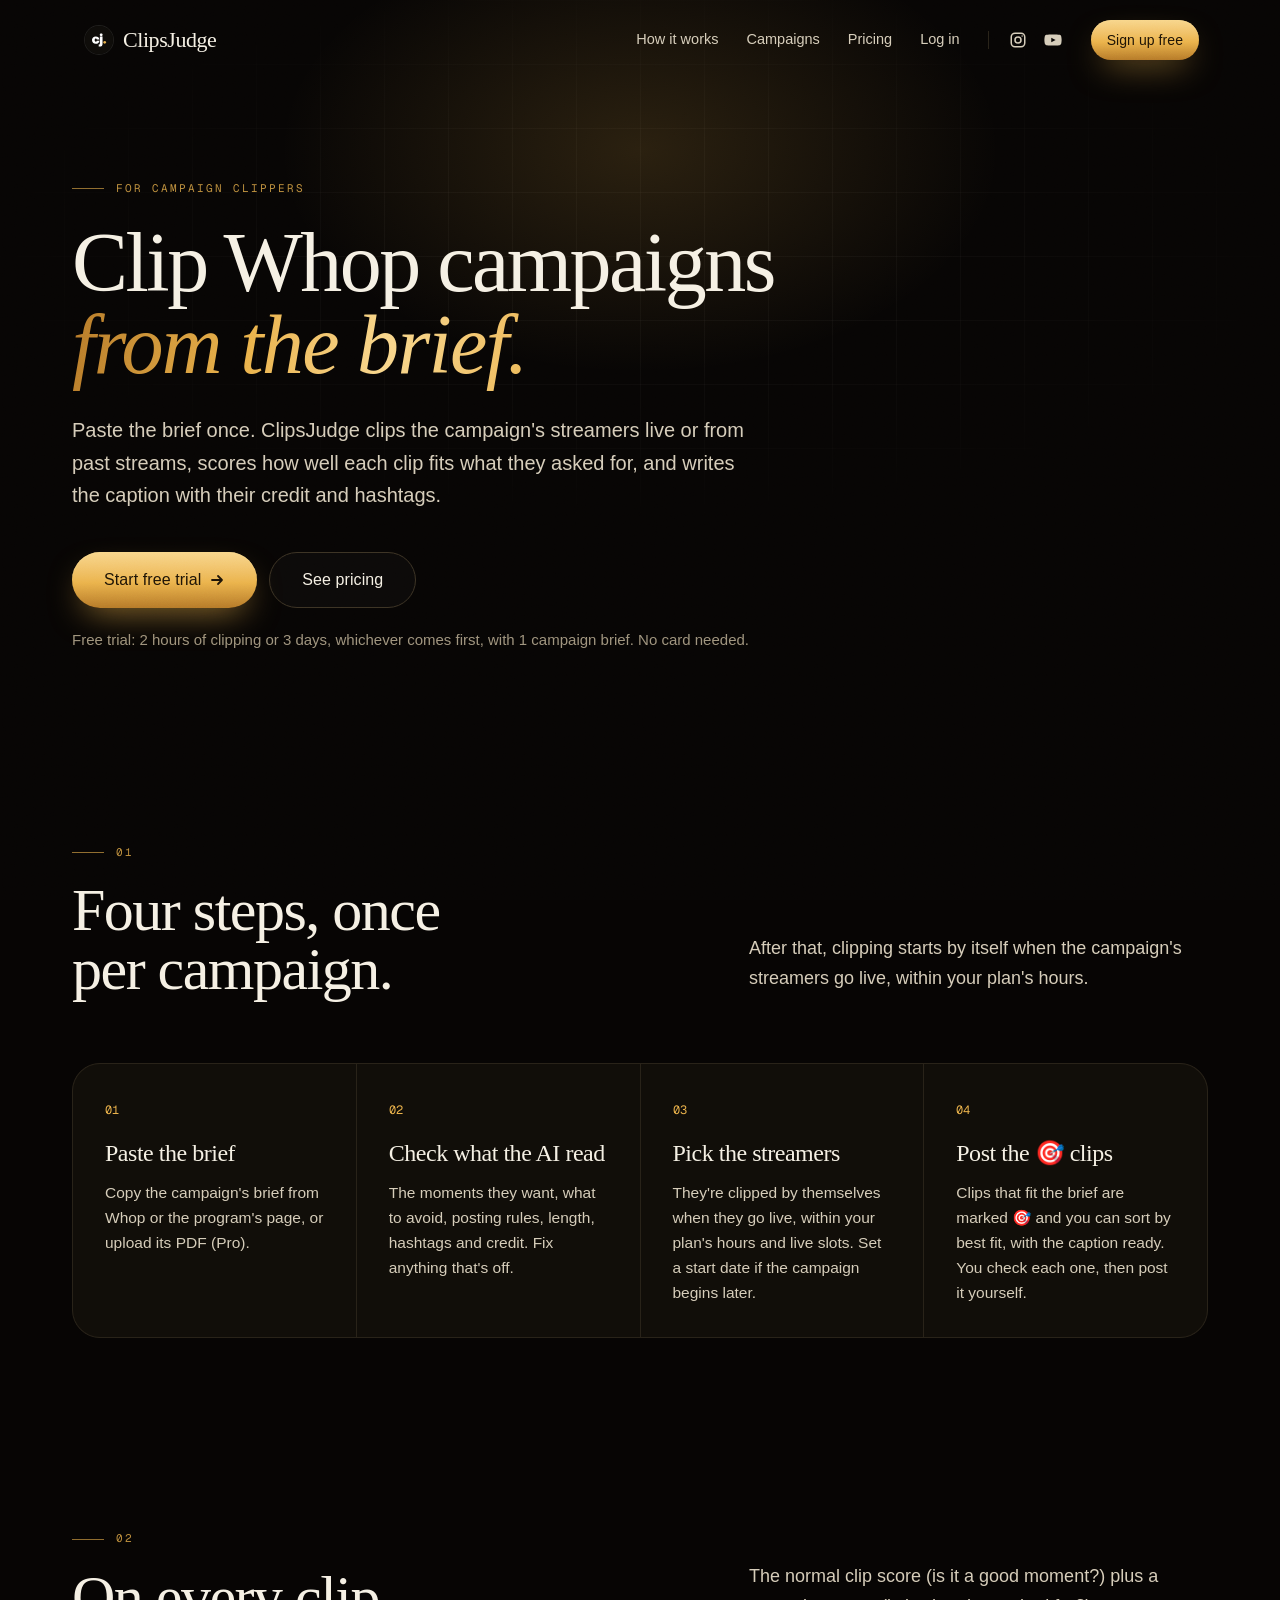
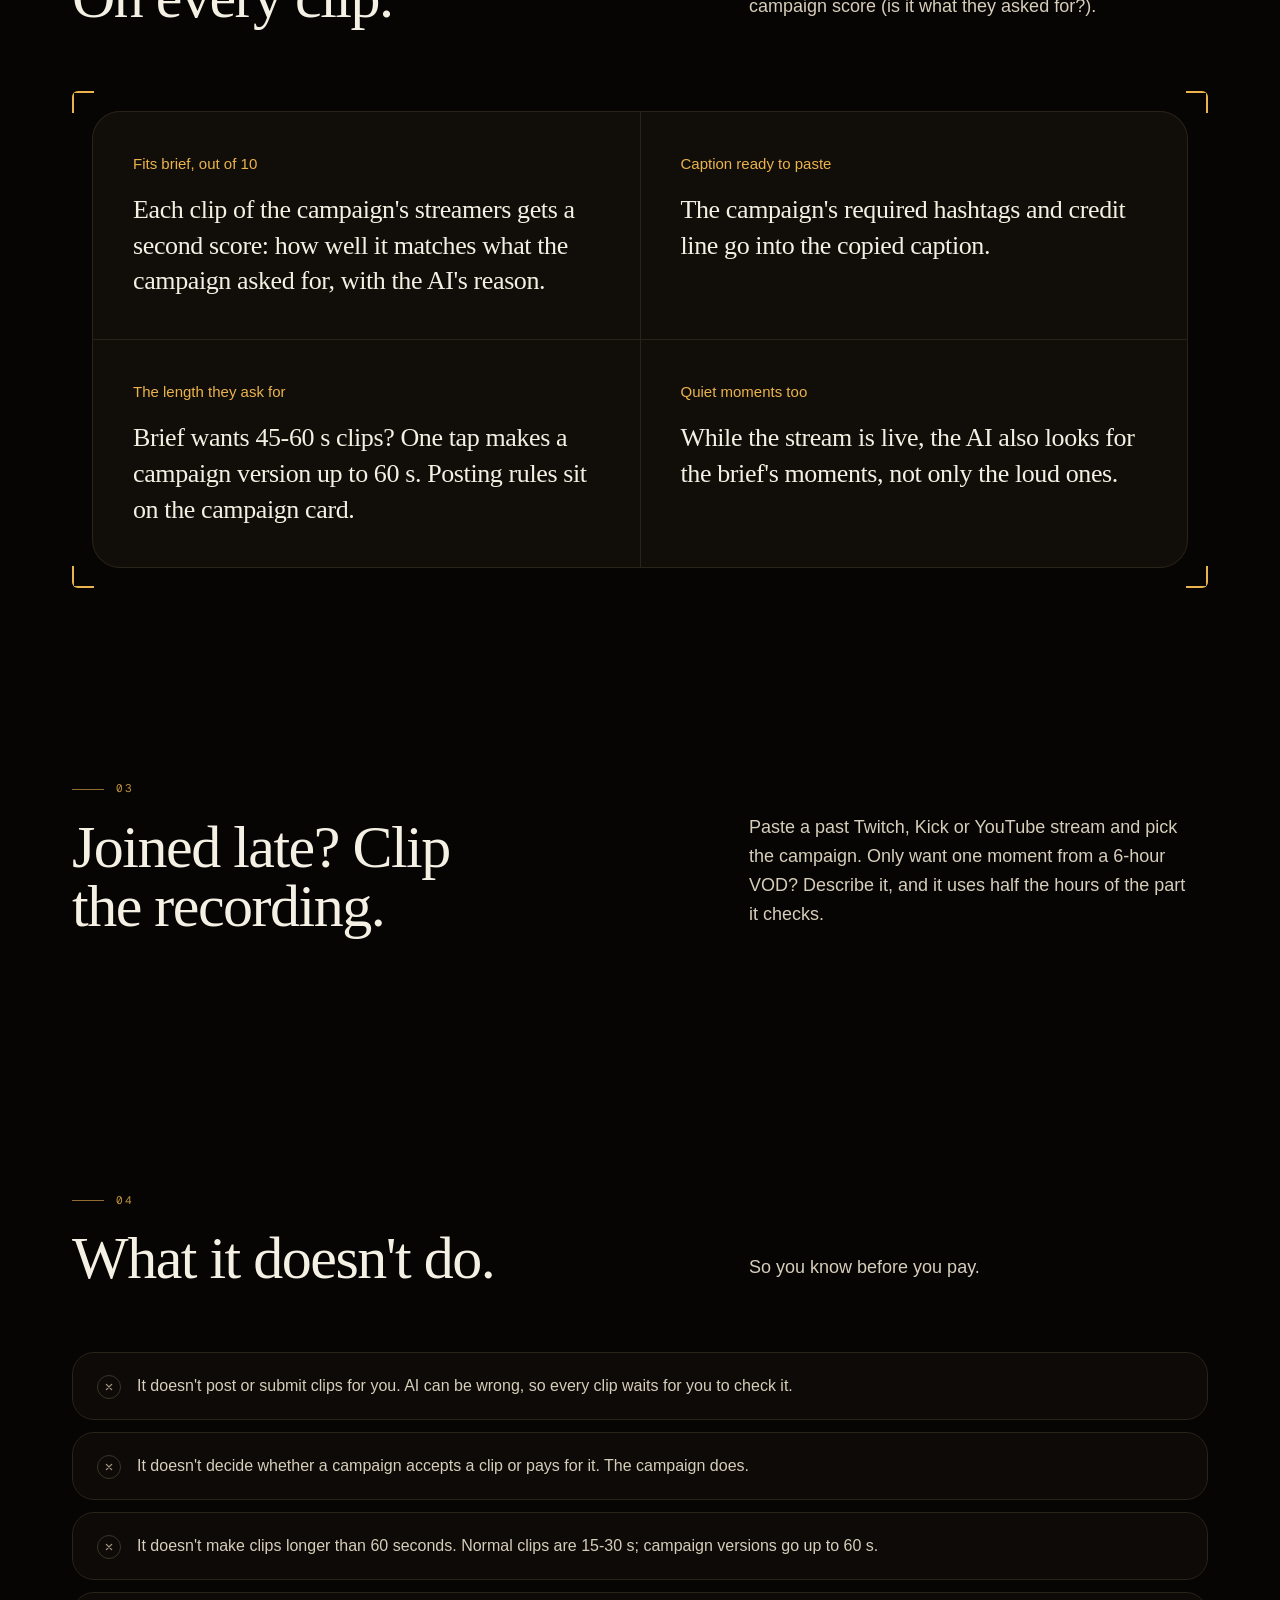
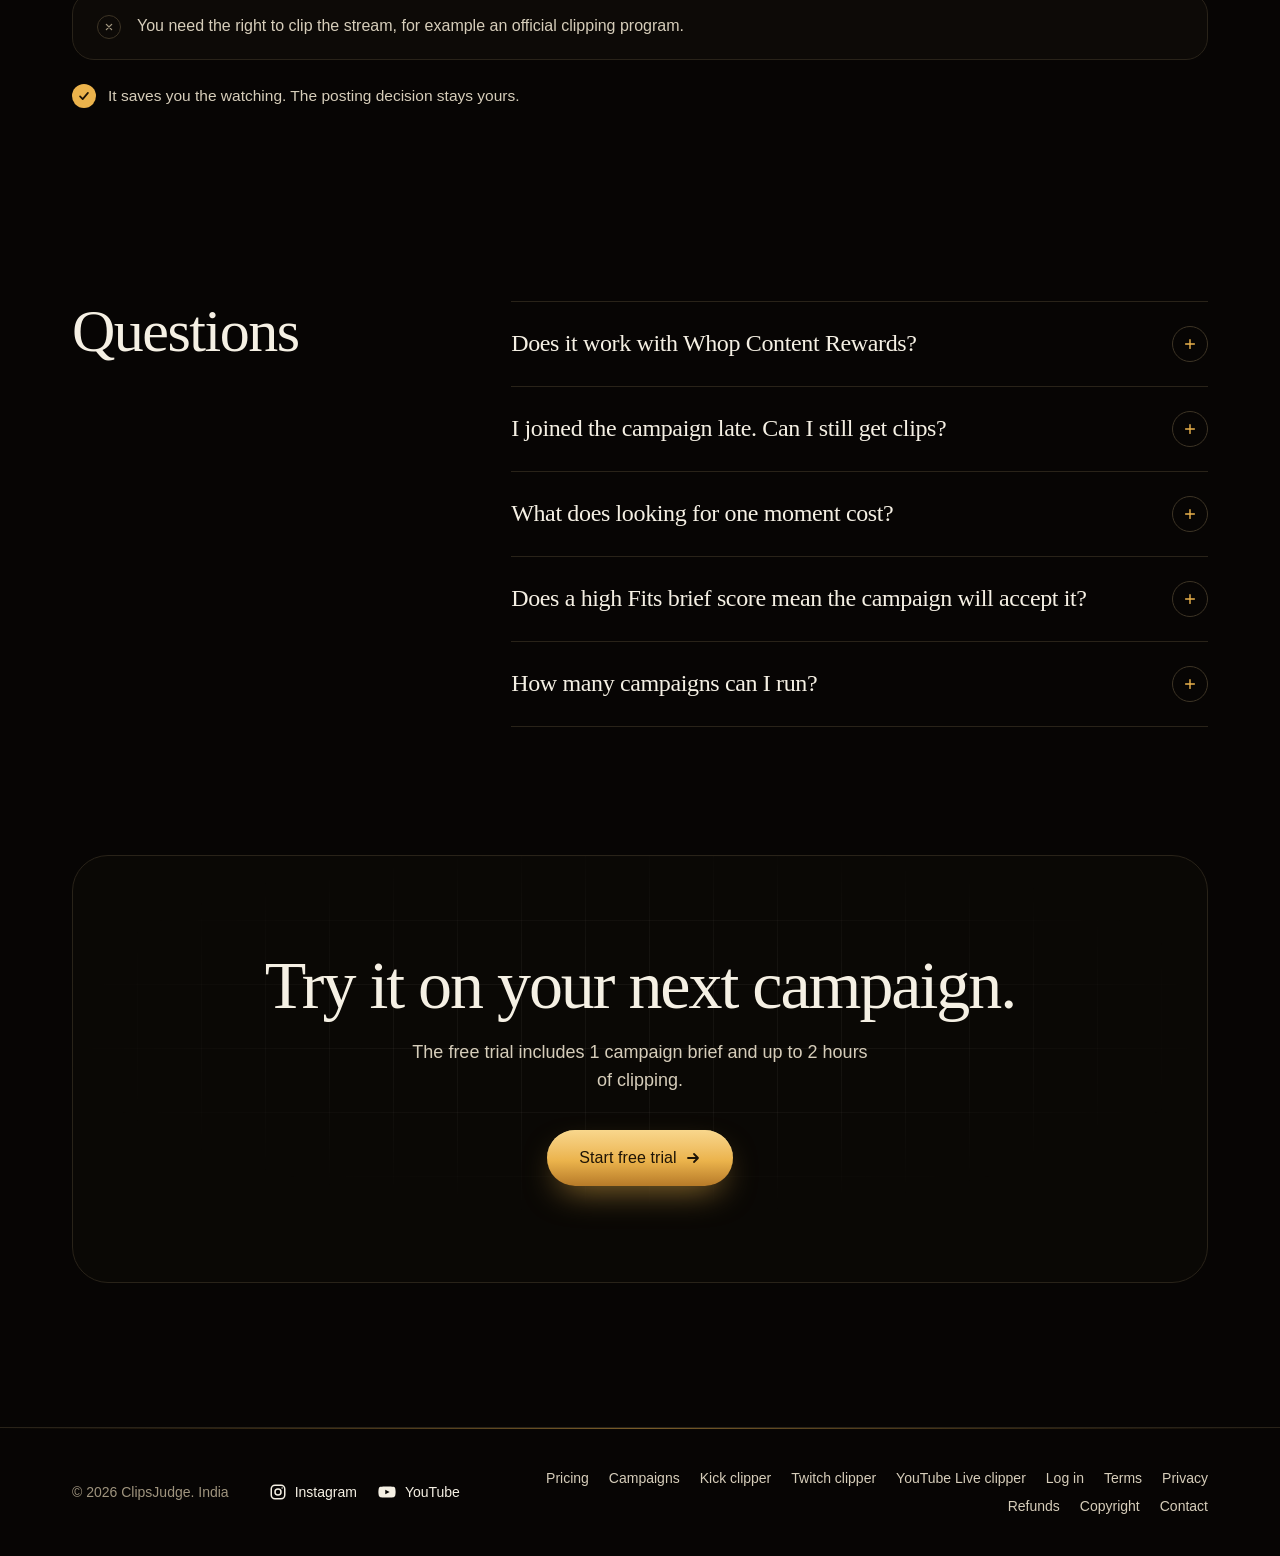
<file: campaigns.html>
<!doctype html><html lang="en"><head><meta charset="utf-8"><meta name="viewport" content="width=device-width, initial-scale=1, viewport-fit=cover"><meta name="theme-color" content="#090705">
<link rel="preconnect" href="https://api.fontshare.com" crossorigin="anonymous"><link rel="preconnect" href="https://fonts.googleapis.com"><link rel="preconnect" href="https://fonts.gstatic.com" crossorigin="anonymous">
<link rel="stylesheet" href="https://api.fontshare.com/v2/css?f[]=zodiak@300,400,500,301,401&amp;f[]=general-sans@400,500,600,700&amp;display=swap">
<link rel="stylesheet" href="https://fonts.googleapis.com/css2?family=Geist+Mono:wght@400;500;600&amp;display=swap">
<link rel="stylesheet" href="/assets/site-1o1opwyt.css">
<link rel="icon" href="/favicon.ico" sizes="48x48"><link rel="icon" href="/icon.svg" type="image/svg+xml"><link rel="apple-touch-icon" href="/apple-touch-icon.png"><link rel="manifest" href="/site.webmanifest">
<script src="/analytics.js" defer></script><meta name="description" content="Paste a Whop Content Rewards or clipping program brief. ClipsJudge clips the campaign's streamers live or from past streams, scores how well each clip fits the brief, and writes the caption with the required credit and hashtags."><meta property="og:title" content="AI clipping tool for Whop campaigns · ClipsJudge"><meta property="og:description" content="Paste a Whop Content Rewards or clipping program brief. ClipsJudge clips the campaign's streamers live or from past streams, scores how well each clip fits the brief, and writes the caption with the required credit and hashtags."><meta property="og:type" content="website"><meta property="og:image" content="https://clipsjudge.com/og-image.png"><meta name="twitter:card" content="summary_large_image"><meta name="twitter:image" content="https://clipsjudge.com/og-image.png"><link rel="canonical" href="https://clipsjudge.com/campaigns"><title>AI clipping tool for Whop campaigns · ClipsJudge</title><script type="module" src="/assets/campaigns-QAQELOQH.js"></script></head><body><div id="root"><link rel="preload" as="image" href="/icon.svg"/><div class="grain relative"><div aria-hidden="true" class="hairline-grid pointer-events-none absolute inset-x-0 top-0 h-[620px] opacity-70"></div><div aria-hidden="true" class="bg-glow pointer-events-none absolute -top-40 left-1/2 h-[620px] w-[1000px] -translate-x-1/2 opacity-70"></div><header class="sticky top-0 z-50 pt-3"><div class="container-site"><div class="flex h-14 items-center gap-4 rounded-full border pl-3 pr-2 transition-all duration-500 ease-[var(--ease-out-expo)] border-transparent bg-transparent"><a href="/" aria-label="ClipsJudge home" class="mr-auto flex items-center gap-2.5 font-display text-[22px] font-medium tracking-[-0.02em] text-foreground no-underline"><img src="/icon.svg" alt="" width="28" height="28" class="size-7 rounded-lg ring-1 ring-foreground/10" aria-hidden="true"/>ClipsJudge</a><nav aria-label="Main" class="flex items-center gap-5 md:gap-7"><a class="relative text-[14.5px] text-soft no-underline transition-colors hover:text-foreground after:absolute after:-bottom-1 after:left-0 after:h-px after:w-full after:origin-left after:scale-x-0 after:bg-gold after:transition-transform after:duration-300 hover:after:scale-x-100 data-[status=active]:text-foreground hidden md:inline-flex" href="/#how">How it works</a><a class="relative text-[14.5px] text-soft no-underline transition-colors hover:text-foreground after:absolute after:-bottom-1 after:left-0 after:h-px after:w-full after:origin-left after:scale-x-0 after:bg-gold after:transition-transform after:duration-300 hover:after:scale-x-100 data-[status=active]:text-foreground hidden md:inline-flex" href="/campaigns">Campaigns</a><a href="/pricing" class="relative text-[14.5px] text-soft no-underline transition-colors hover:text-foreground after:absolute after:-bottom-1 after:left-0 after:h-px after:w-full after:origin-left after:scale-x-0 after:bg-gold after:transition-transform after:duration-300 hover:after:scale-x-100 data-[status=active]:text-foreground">Pricing</a><a class="relative text-[14.5px] text-soft no-underline transition-colors hover:text-foreground after:absolute after:-bottom-1 after:left-0 after:h-px after:w-full after:origin-left after:scale-x-0 after:bg-gold after:transition-transform after:duration-300 hover:after:scale-x-100 data-[status=active]:text-foreground" href="https://app.clipsjudge.com/app">Log in</a><span class="hidden items-center gap-4 border-l border-line pl-5 md:flex"><a class="text-soft transition-colors hover:text-gold" href="https://www.instagram.com/clipsjudge/" target="_blank" rel="noopener" aria-label="ClipsJudge on Instagram"><svg width="18" height="18" viewBox="0 0 24 24" fill="none" stroke="currentColor" stroke-width="2" aria-hidden="true"><rect x="3" y="3" width="18" height="18" rx="5"></rect><circle cx="12" cy="12" r="4"></circle><circle cx="17.5" cy="6.5" r="1" fill="currentColor" stroke="none"></circle></svg></a><a class="text-soft transition-colors hover:text-gold" href="https://www.youtube.com/channel/UC_itZuvUH5DGEf6iC6bG_gw" target="_blank" rel="noopener" aria-label="ClipsJudge on YouTube"><svg width="20" height="18" viewBox="0 0 24 24" fill="currentColor" aria-hidden="true"><path d="M23 7.2a3 3 0 0 0-2.1-2.1C19 4.6 12 4.6 12 4.6s-7 0-8.9.5A3 3 0 0 0 1 7.2 31 31 0 0 0 .5 12 31 31 0 0 0 1 16.8a3 3 0 0 0 2.1 2.1c1.9.5 8.9.5 8.9.5s7 0 8.9-.5a3 3 0 0 0 2.1-2.1 31 31 0 0 0 .5-4.8 31 31 0 0 0-.5-4.8zM9.7 15.1V8.9l5.8 3.1-5.8 3.1z"></path></svg></a></span><a data-magnetic="" class="group/btn relative items-center justify-center gap-2 rounded-full font-sans font-medium tracking-[0.005em] no-underline whitespace-nowrap transition-[transform,translate,scale,box-shadow,background-color,border-color,color,filter] duration-500 ease-[var(--ease-out-expo)] active:scale-[0.98] shine bg-gold-gradient text-gold-foreground shadow-gold hover:-translate-y-0.5 hover:brightness-[1.06] hover:text-gold-foreground h-10 px-4 text-sm hidden md:inline-flex" href="https://app.clipsjudge.com/app/signup?src=website">Sign up free</a></nav></div></div></header><main class="relative"><section class="container-site pb-16 pt-16 md:pb-24 md:pt-28"><div data-shown="false" class="reveal"><span class="mb-6 flex items-center gap-3 font-mono text-[11px] uppercase tracking-[0.18em] text-gold/80"><span class="h-px w-8 bg-gold/60"></span>For campaign clippers</span><h1 class="max-w-[14em] text-[clamp(38px,7vw,84px)] leading-[0.98] tracking-[-0.03em]">Clip Whop campaigns<!-- --> <span class="font-serif font-light italic tracking-[-0.02em] text-gold-gradient">from the brief.</span></h1><p class="mt-7 max-w-[34em] text-lg leading-relaxed text-soft md:text-xl">Paste the brief once. ClipsJudge clips the campaign&#x27;s streamers live or from past streams, scores how well each clip fits what they asked for, and writes the caption with their credit and hashtags.</p><div class="mt-10 flex flex-wrap gap-3"><a data-magnetic="" class="group/btn relative inline-flex items-center justify-center gap-2 rounded-full font-sans font-medium tracking-[0.005em] no-underline whitespace-nowrap transition-[transform,translate,scale,box-shadow,background-color,border-color,color,filter] duration-500 ease-[var(--ease-out-expo)] active:scale-[0.98] shine bg-gold-gradient text-gold-foreground shadow-gold hover:-translate-y-0.5 hover:brightness-[1.06] hover:text-gold-foreground h-14 px-8 text-base" href="https://app.clipsjudge.com/app/signup?src=website">Start free trial<svg aria-hidden="true" viewBox="0 0 16 16" class="size-4 transition-transform duration-300 group-hover/btn:translate-x-0.5" fill="none" stroke="currentColor" stroke-width="1.8" stroke-linecap="round" stroke-linejoin="round"><path d="M3 8h10M9 4l4 4-4 4"></path></svg></a><a data-magnetic="" class="group/btn relative inline-flex items-center justify-center gap-2 rounded-full font-sans font-medium tracking-[0.005em] no-underline whitespace-nowrap transition-[transform,translate,scale,box-shadow,background-color,border-color,color,filter] duration-500 ease-[var(--ease-out-expo)] active:scale-[0.98] border border-line-2 bg-foreground/[0.02] text-foreground hover:border-gold/70 hover:bg-gold/[0.06] hover:text-foreground h-14 px-8 text-base" href="/pricing">See pricing</a></div><p class="mt-5 text-[15px] text-muted-foreground">Free trial: 2 hours of clipping or 3 days, whichever comes first, with 1 campaign brief. No card needed.</p></div></section><section aria-labelledby="stepsTitle" class="relative py-16 md:py-24"><div class="container-site"><div data-shown="false" class="reveal mb-12 grid gap-5 md:mb-16 md:grid-cols-[minmax(0,1.15fr)_minmax(0,0.85fr)] md:items-end md:gap-14"><div><span aria-hidden="true" class="mb-5 flex items-center gap-3 font-mono text-[11px] tracking-[0.18em] text-gold/80"><span class="h-px w-8 bg-gold/60"></span>01</span><h2 id="stepsTitle" class="text-[clamp(34px,5.6vw,60px)] leading-[0.98] text-foreground">Four steps, once per campaign.</h2></div><p class="max-w-[34em] text-[17px] leading-relaxed text-soft md:pb-1.5 md:text-lg">After that, clipping starts by itself when the campaign&#x27;s streamers go live, within your plan&#x27;s hours.</p></div><div data-shown="false" class="reveal"><ol class="grid gap-px overflow-hidden rounded-3xl border border-line bg-line md:grid-cols-2 lg:grid-cols-4"><li data-spotlight="true" class="spotlight bg-panel p-7 md:p-8"><span class="font-mono text-xs text-gold">01</span><h3 class="mt-4 text-[24px] leading-tight tracking-[-0.02em]">Paste the brief</h3><p class="mt-3 text-[15.5px] leading-relaxed text-soft">Copy the campaign&#x27;s brief from Whop or the program&#x27;s page, or upload its PDF (Pro).</p></li><li data-spotlight="true" class="spotlight bg-panel p-7 md:p-8"><span class="font-mono text-xs text-gold">02</span><h3 class="mt-4 text-[24px] leading-tight tracking-[-0.02em]">Check what the AI read</h3><p class="mt-3 text-[15.5px] leading-relaxed text-soft">The moments they want, what to avoid, posting rules, length, hashtags and credit. Fix anything that&#x27;s off.</p></li><li data-spotlight="true" class="spotlight bg-panel p-7 md:p-8"><span class="font-mono text-xs text-gold">03</span><h3 class="mt-4 text-[24px] leading-tight tracking-[-0.02em]">Pick the streamers</h3><p class="mt-3 text-[15.5px] leading-relaxed text-soft">They&#x27;re clipped by themselves when they go live, within your plan&#x27;s hours and live slots. Set a start date if the campaign begins later.</p></li><li data-spotlight="true" class="spotlight bg-panel p-7 md:p-8"><span class="font-mono text-xs text-gold">04</span><h3 class="mt-4 text-[24px] leading-tight tracking-[-0.02em]">Post the 🎯 clips</h3><p class="mt-3 text-[15.5px] leading-relaxed text-soft">Clips that fit the brief are marked 🎯 and you can sort by best fit, with the caption ready. You check each one, then post it yourself.</p></li></ol></div></div></section><section aria-labelledby="getsTitle" class="relative py-16 md:py-24"><div class="container-site"><div data-shown="false" class="reveal mb-12 grid gap-5 md:mb-16 md:grid-cols-[minmax(0,1.15fr)_minmax(0,0.85fr)] md:items-end md:gap-14"><div><span aria-hidden="true" class="mb-5 flex items-center gap-3 font-mono text-[11px] tracking-[0.18em] text-gold/80"><span class="h-px w-8 bg-gold/60"></span>02</span><h2 id="getsTitle" class="text-[clamp(34px,5.6vw,60px)] leading-[0.98] text-foreground">On every clip.</h2></div><p class="max-w-[34em] text-[17px] leading-relaxed text-soft md:pb-1.5 md:text-lg">The normal clip score (is it a good moment?) plus a campaign score (is it what they asked for?).</p></div><div data-shown="false" class="reveal"><div class="frame-corners relative rounded-[6px] p-3 md:p-5"><div class="grid gap-px overflow-hidden rounded-3xl border border-line bg-line md:grid-cols-2"><div data-spotlight="true" class="spotlight bg-panel p-7 md:p-10"><h3 class="font-sans text-[15px] font-medium tracking-normal text-gold">Fits brief, out of 10</h3><p class="mt-4 max-w-[24em] font-display text-[22px] leading-snug tracking-[-0.015em] text-foreground md:text-[26px]">Each clip of the campaign&#x27;s streamers gets a second score: how well it matches what the campaign asked for, with the AI&#x27;s reason.</p></div><div data-spotlight="true" class="spotlight bg-panel p-7 md:p-10"><h3 class="font-sans text-[15px] font-medium tracking-normal text-gold">Caption ready to paste</h3><p class="mt-4 max-w-[24em] font-display text-[22px] leading-snug tracking-[-0.015em] text-foreground md:text-[26px]">The campaign&#x27;s required hashtags and credit line go into the copied caption.</p></div><div data-spotlight="true" class="spotlight bg-panel p-7 md:p-10"><h3 class="font-sans text-[15px] font-medium tracking-normal text-gold">The length they ask for</h3><p class="mt-4 max-w-[24em] font-display text-[22px] leading-snug tracking-[-0.015em] text-foreground md:text-[26px]">Brief wants 45-60 s clips? One tap makes a campaign version up to 60 s. Posting rules sit on the campaign card.</p></div><div data-spotlight="true" class="spotlight bg-panel p-7 md:p-10"><h3 class="font-sans text-[15px] font-medium tracking-normal text-gold">Quiet moments too</h3><p class="mt-4 max-w-[24em] font-display text-[22px] leading-snug tracking-[-0.015em] text-foreground md:text-[26px]">While the stream is live, the AI also looks for the brief&#x27;s moments, not only the loud ones.</p></div></div></div></div></div></section><section aria-labelledby="pastTitle" class="relative py-16 md:py-24"><div class="container-site"><div data-shown="false" class="reveal mb-12 grid gap-5 md:mb-16 md:grid-cols-[minmax(0,1.15fr)_minmax(0,0.85fr)] md:items-end md:gap-14"><div><span aria-hidden="true" class="mb-5 flex items-center gap-3 font-mono text-[11px] tracking-[0.18em] text-gold/80"><span class="h-px w-8 bg-gold/60"></span>03</span><h2 id="pastTitle" class="text-[clamp(34px,5.6vw,60px)] leading-[0.98] text-foreground">Joined late? Clip the recording.</h2></div><p class="max-w-[34em] text-[17px] leading-relaxed text-soft md:pb-1.5 md:text-lg">Paste a past Twitch, Kick or YouTube stream and pick the campaign. Only want one moment from a 6-hour VOD? Describe it, and it uses half the hours of the part it checks.</p></div></div></section><section aria-labelledby="notTitle" class="relative py-16 md:py-24"><div class="container-site"><div data-shown="false" class="reveal mb-12 grid gap-5 md:mb-16 md:grid-cols-[minmax(0,1.15fr)_minmax(0,0.85fr)] md:items-end md:gap-14"><div><span aria-hidden="true" class="mb-5 flex items-center gap-3 font-mono text-[11px] tracking-[0.18em] text-gold/80"><span class="h-px w-8 bg-gold/60"></span>04</span><h2 id="notTitle" class="text-[clamp(34px,5.6vw,60px)] leading-[0.98] text-foreground">What it doesn&#x27;t do.</h2></div><p class="max-w-[34em] text-[17px] leading-relaxed text-soft md:pb-1.5 md:text-lg">So you know before you pay.</p></div><div data-shown="false" class="reveal"><ul class="grid gap-3"><li class="flex gap-4 rounded-2xl border border-line bg-panel/60 px-6 py-5 text-[16px] leading-relaxed text-soft"><span class="mt-0.5 grid size-6 shrink-0 place-items-center rounded-full border border-line-2 text-muted-foreground"><svg viewBox="0 0 16 16" class="size-3" fill="none" stroke="currentColor" stroke-width="1.8" stroke-linecap="round" aria-hidden="true"><path d="M4.5 4.5l7 7M11.5 4.5l-7 7"></path></svg></span>It doesn&#x27;t post or submit clips for you. AI can be wrong, so every clip waits for you to check it.</li><li class="flex gap-4 rounded-2xl border border-line bg-panel/60 px-6 py-5 text-[16px] leading-relaxed text-soft"><span class="mt-0.5 grid size-6 shrink-0 place-items-center rounded-full border border-line-2 text-muted-foreground"><svg viewBox="0 0 16 16" class="size-3" fill="none" stroke="currentColor" stroke-width="1.8" stroke-linecap="round" aria-hidden="true"><path d="M4.5 4.5l7 7M11.5 4.5l-7 7"></path></svg></span>It doesn&#x27;t decide whether a campaign accepts a clip or pays for it. The campaign does.</li><li class="flex gap-4 rounded-2xl border border-line bg-panel/60 px-6 py-5 text-[16px] leading-relaxed text-soft"><span class="mt-0.5 grid size-6 shrink-0 place-items-center rounded-full border border-line-2 text-muted-foreground"><svg viewBox="0 0 16 16" class="size-3" fill="none" stroke="currentColor" stroke-width="1.8" stroke-linecap="round" aria-hidden="true"><path d="M4.5 4.5l7 7M11.5 4.5l-7 7"></path></svg></span>It doesn&#x27;t make clips longer than 60 seconds. Normal clips are 15-30 s; campaign versions go up to 60 s.</li><li class="flex gap-4 rounded-2xl border border-line bg-panel/60 px-6 py-5 text-[16px] leading-relaxed text-soft"><span class="mt-0.5 grid size-6 shrink-0 place-items-center rounded-full border border-line-2 text-muted-foreground"><svg viewBox="0 0 16 16" class="size-3" fill="none" stroke="currentColor" stroke-width="1.8" stroke-linecap="round" aria-hidden="true"><path d="M4.5 4.5l7 7M11.5 4.5l-7 7"></path></svg></span>You need the right to clip the stream, for example an official clipping program.</li></ul><p class="mt-6 flex gap-3 text-[15.5px] text-soft"><span class="grid size-6 shrink-0 place-items-center rounded-full bg-gold text-gold-foreground"><svg viewBox="0 0 16 16" class="size-3.5" fill="none" stroke="currentColor" stroke-width="2" stroke-linecap="round" stroke-linejoin="round" aria-hidden="true"><path d="M3.5 8.5l3 3 6-7"></path></svg></span>It saves you the watching. The posting decision stays yours.</p></div></div></section><section aria-labelledby="cfaqTitle" class="relative py-16 md:py-24"><div class="container-site grid gap-10 md:grid-cols-[0.7fr_1.3fr] md:gap-16"><div data-shown="false" class="reveal"><h2 id="cfaqTitle" class="text-[clamp(36px,5vw,60px)] leading-none">Questions</h2></div><div data-shown="false" class="reveal"><div class="border-t border-line"><details class="faq-item group border-b border-line"><summary class="flex items-center justify-between gap-6 py-6 font-display text-[21px] leading-snug tracking-[-0.015em] text-foreground transition-colors hover:text-gold-hi md:text-[24px]">Does it work with Whop Content Rewards?<span aria-hidden="true" class="faq-icon grid size-9 shrink-0 place-items-center rounded-full border border-line-2 text-gold"><svg viewBox="0 0 16 16" class="size-3.5" fill="none" stroke="currentColor" stroke-width="1.6" stroke-linecap="round"><path d="M8 3v10M3 8h10"></path></svg></span></summary><p class="max-w-[40em] pb-7 pr-12 text-[16px] leading-relaxed text-soft [&amp;_a]:text-gold-hi [&amp;_a]:underline [&amp;_a]:decoration-gold/40 [&amp;_a]:underline-offset-4">Yes, with any campaign that gives you a written brief: Whop Content Rewards, a streamer&#x27;s own clipping program, or a brand deal. You paste the brief into ClipsJudge; there&#x27;s no account link to Whop. ClipsJudge isn&#x27;t affiliated with Whop.</p></details><details class="faq-item group border-b border-line"><summary class="flex items-center justify-between gap-6 py-6 font-display text-[21px] leading-snug tracking-[-0.015em] text-foreground transition-colors hover:text-gold-hi md:text-[24px]">I joined the campaign late. Can I still get clips?<span aria-hidden="true" class="faq-icon grid size-9 shrink-0 place-items-center rounded-full border border-line-2 text-gold"><svg viewBox="0 0 16 16" class="size-3.5" fill="none" stroke="currentColor" stroke-width="1.6" stroke-linecap="round"><path d="M8 3v10M3 8h10"></path></svg></span></summary><p class="max-w-[40em] pb-7 pr-12 text-[16px] leading-relaxed text-soft [&amp;_a]:text-gold-hi [&amp;_a]:underline [&amp;_a]:decoration-gold/40 [&amp;_a]:underline-offset-4">Yes. Paste the stream&#x27;s recording (a Twitch, Kick or YouTube link) and choose the campaign. The campaign&#x27;s moments are looked for in it. Set From and To to check only a part.</p></details><details class="faq-item group border-b border-line"><summary class="flex items-center justify-between gap-6 py-6 font-display text-[21px] leading-snug tracking-[-0.015em] text-foreground transition-colors hover:text-gold-hi md:text-[24px]">What does looking for one moment cost?<span aria-hidden="true" class="faq-icon grid size-9 shrink-0 place-items-center rounded-full border border-line-2 text-gold"><svg viewBox="0 0 16 16" class="size-3.5" fill="none" stroke="currentColor" stroke-width="1.6" stroke-linecap="round"><path d="M8 3v10M3 8h10"></path></svg></span></summary><p class="max-w-[40em] pb-7 pr-12 text-[16px] leading-relaxed text-soft [&amp;_a]:text-gold-hi [&amp;_a]:underline [&amp;_a]:decoration-gold/40 [&amp;_a]:underline-offset-4">Describe the moment (for example &quot;his reaction to the trailer&quot;) and it uses half the hours of that part of the video, because only the AI read looks for it.</p></details><details class="faq-item group border-b border-line"><summary class="flex items-center justify-between gap-6 py-6 font-display text-[21px] leading-snug tracking-[-0.015em] text-foreground transition-colors hover:text-gold-hi md:text-[24px]">Does a high Fits brief score mean the campaign will accept it?<span aria-hidden="true" class="faq-icon grid size-9 shrink-0 place-items-center rounded-full border border-line-2 text-gold"><svg viewBox="0 0 16 16" class="size-3.5" fill="none" stroke="currentColor" stroke-width="1.6" stroke-linecap="round"><path d="M8 3v10M3 8h10"></path></svg></span></summary><p class="max-w-[40em] pb-7 pr-12 text-[16px] leading-relaxed text-soft [&amp;_a]:text-gold-hi [&amp;_a]:underline [&amp;_a]:decoration-gold/40 [&amp;_a]:underline-offset-4">No. It&#x27;s the AI&#x27;s opinion of how well the clip matches the brief, and it can be wrong. Watch the clip and read the campaign&#x27;s rules before you post.</p></details><details class="faq-item group border-b border-line"><summary class="flex items-center justify-between gap-6 py-6 font-display text-[21px] leading-snug tracking-[-0.015em] text-foreground transition-colors hover:text-gold-hi md:text-[24px]">How many campaigns can I run?<span aria-hidden="true" class="faq-icon grid size-9 shrink-0 place-items-center rounded-full border border-line-2 text-gold"><svg viewBox="0 0 16 16" class="size-3.5" fill="none" stroke="currentColor" stroke-width="1.6" stroke-linecap="round"><path d="M8 3v10M3 8h10"></path></svg></span></summary><p class="max-w-[40em] pb-7 pr-12 text-[16px] leading-relaxed text-soft [&amp;_a]:text-gold-hi [&amp;_a]:underline [&amp;_a]:decoration-gold/40 [&amp;_a]:underline-offset-4">1 at a time on the trial and Starter, 10 on Pro (with PDF briefs). See<!-- --> <a href="/pricing">pricing</a>.</p></details></div></div></div></section><section class="relative pb-28 pt-8 md:pb-36"><div class="container-site"><div data-shown="false" class="reveal"><div data-spotlight="true" class="spotlight spotlight-edge relative overflow-hidden rounded-4xl border border-line bg-panel/40 px-6 py-16 text-center md:px-16 md:py-24"><div aria-hidden="true" class="hairline-grid pointer-events-none absolute inset-0"></div><div class="relative"><h2 class="mx-auto max-w-[14em] text-[clamp(34px,5.4vw,68px)] leading-[0.98] tracking-[-0.03em]">Try it on your next campaign.</h2><p class="mx-auto mt-5 max-w-[30em] text-lg text-soft">The free trial includes 1 campaign brief and up to 2 hours of clipping.</p><div class="mt-9 flex justify-center"><a data-magnetic="" class="group/btn relative inline-flex items-center justify-center gap-2 rounded-full font-sans font-medium tracking-[0.005em] no-underline whitespace-nowrap transition-[transform,translate,scale,box-shadow,background-color,border-color,color,filter] duration-500 ease-[var(--ease-out-expo)] active:scale-[0.98] shine bg-gold-gradient text-gold-foreground shadow-gold hover:-translate-y-0.5 hover:brightness-[1.06] hover:text-gold-foreground h-14 px-8 text-base" href="https://app.clipsjudge.com/app/signup?src=website">Start free trial<svg aria-hidden="true" viewBox="0 0 16 16" class="size-4 transition-transform duration-300 group-hover/btn:translate-x-0.5" fill="none" stroke="currentColor" stroke-width="1.8" stroke-linecap="round" stroke-linejoin="round"><path d="M3 8h10M9 4l4 4-4 4"></path></svg></a></div></div></div></div></div></section></main><footer class="relative border-t border-line text-sm text-muted-foreground pb-10"><div aria-hidden="true" class="pointer-events-none absolute inset-x-0 top-0 h-px bg-gradient-to-r from-transparent via-gold/50 to-transparent"></div><div class="container-site grid gap-6 pt-10 md:grid-cols-[auto_auto_1fr] md:items-center md:gap-10"><span>© 2026 ClipsJudge. India</span><span class="flex gap-5"><a class="inline-flex items-center gap-2 text-foreground no-underline transition-colors hover:text-gold" href="https://www.instagram.com/clipsjudge/" target="_blank" rel="noopener" aria-label="ClipsJudge on Instagram"><svg width="18" height="18" viewBox="0 0 24 24" fill="none" stroke="currentColor" stroke-width="2" aria-hidden="true"><rect x="3" y="3" width="18" height="18" rx="5"></rect><circle cx="12" cy="12" r="4"></circle><circle cx="17.5" cy="6.5" r="1" fill="currentColor" stroke="none"></circle></svg><span>Instagram</span></a><a class="inline-flex items-center gap-2 text-foreground no-underline transition-colors hover:text-gold" href="https://www.youtube.com/channel/UC_itZuvUH5DGEf6iC6bG_gw" target="_blank" rel="noopener" aria-label="ClipsJudge on YouTube"><svg width="20" height="18" viewBox="0 0 24 24" fill="currentColor" aria-hidden="true"><path d="M23 7.2a3 3 0 0 0-2.1-2.1C19 4.6 12 4.6 12 4.6s-7 0-8.9.5A3 3 0 0 0 1 7.2 31 31 0 0 0 .5 12 31 31 0 0 0 1 16.8a3 3 0 0 0 2.1 2.1c1.9.5 8.9.5 8.9.5s7 0 8.9-.5a3 3 0 0 0 2.1-2.1 31 31 0 0 0 .5-4.8 31 31 0 0 0-.5-4.8zM9.7 15.1V8.9l5.8 3.1-5.8 3.1z"></path></svg><span>YouTube</span></a></span><span class="flex flex-wrap gap-x-5 gap-y-2 md:justify-end"><a href="/pricing" class="text-soft no-underline transition-colors hover:text-foreground">Pricing</a><a href="/campaigns" class="text-soft no-underline transition-colors hover:text-foreground">Campaigns</a><a href="/kick-clipper" class="text-soft no-underline transition-colors hover:text-foreground">Kick clipper</a><a href="/twitch-clipper" class="text-soft no-underline transition-colors hover:text-foreground">Twitch clipper</a><a href="/youtube-live-clipper" class="text-soft no-underline transition-colors hover:text-foreground">YouTube Live clipper</a><a href="https://app.clipsjudge.com/app" class="text-soft no-underline transition-colors hover:text-foreground">Log in</a><a href="/terms" class="text-soft no-underline transition-colors hover:text-foreground">Terms</a><a href="/privacy" class="text-soft no-underline transition-colors hover:text-foreground">Privacy</a><a href="/refund" class="text-soft no-underline transition-colors hover:text-foreground">Refunds</a><a href="/copyright" class="text-soft no-underline transition-colors hover:text-foreground">Copyright</a><a href="/contact" class="text-soft no-underline transition-colors hover:text-foreground">Contact</a></span></div></footer></div><div class="cursor-glow" aria-hidden="true"></div><div class="cursor-ring" aria-hidden="true"></div></div></body></html>
</file>
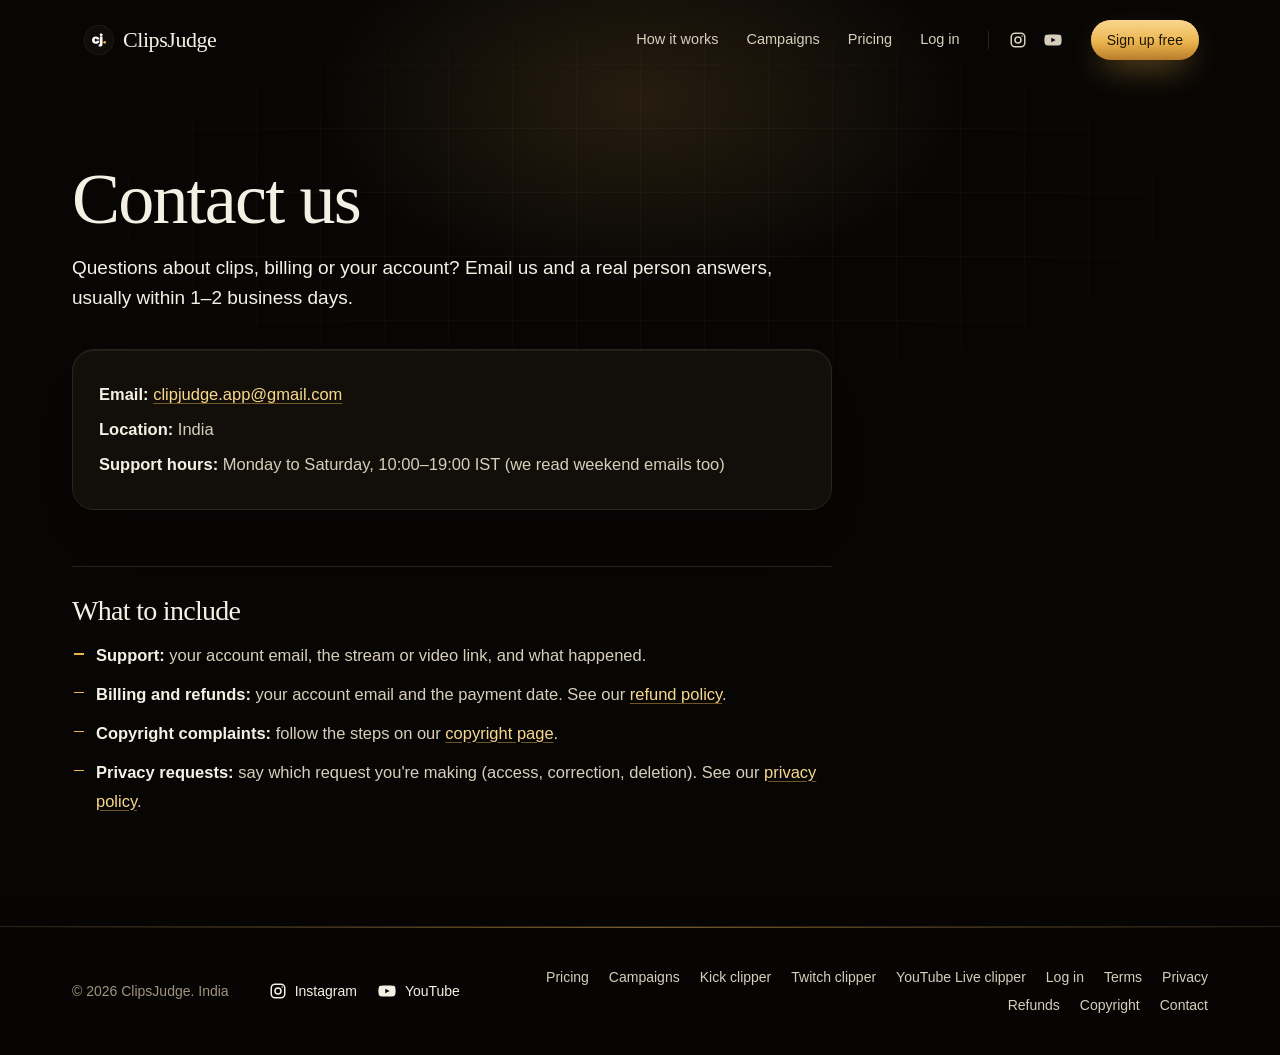
<file: contact.html>
<!doctype html><html lang="en"><head><meta charset="utf-8"><meta name="viewport" content="width=device-width, initial-scale=1, viewport-fit=cover"><meta name="theme-color" content="#090705">
<link rel="preconnect" href="https://api.fontshare.com" crossorigin="anonymous"><link rel="preconnect" href="https://fonts.googleapis.com"><link rel="preconnect" href="https://fonts.gstatic.com" crossorigin="anonymous">
<link rel="stylesheet" href="https://api.fontshare.com/v2/css?f[]=zodiak@300,400,500,301,401&amp;f[]=general-sans@400,500,600,700&amp;display=swap">
<link rel="stylesheet" href="https://fonts.googleapis.com/css2?family=Geist+Mono:wght@400;500;600&amp;display=swap">
<link rel="stylesheet" href="/assets/site-1o1opwyt.css">
<link rel="icon" href="/favicon.ico" sizes="48x48"><link rel="icon" href="/icon.svg" type="image/svg+xml"><link rel="apple-touch-icon" href="/apple-touch-icon.png"><link rel="manifest" href="/site.webmanifest">
<script src="/analytics.js" defer></script><meta name="description" content="Contact ClipsJudge: support, billing and copyright."><meta property="og:title" content="Contact · ClipsJudge"><meta property="og:description" content="Contact ClipsJudge: support, billing and copyright."><meta property="og:type" content="website"><meta name="twitter:card" content="summary"><link rel="canonical" href="https://clipsjudge.com/contact"><title>Contact · ClipsJudge</title><script type="module" src="/assets/contact-73SVCUDV.js"></script></head><body><div id="root"><link rel="preload" as="image" href="/icon.svg"/><div class="grain relative flex min-h-screen flex-col"><div aria-hidden="true" class="hairline-grid pointer-events-none absolute inset-x-0 top-0 h-[520px] opacity-70"></div><div aria-hidden="true" class="bg-glow pointer-events-none absolute -top-40 left-1/2 h-[520px] w-[900px] -translate-x-1/2 opacity-60"></div><header class="sticky top-0 z-50 pt-3"><div class="container-site"><div class="flex h-14 items-center gap-4 rounded-full border pl-3 pr-2 transition-all duration-500 ease-[var(--ease-out-expo)] border-transparent bg-transparent"><a href="/" aria-label="ClipsJudge home" class="mr-auto flex items-center gap-2.5 font-display text-[22px] font-medium tracking-[-0.02em] text-foreground no-underline"><img src="/icon.svg" alt="" width="28" height="28" class="size-7 rounded-lg ring-1 ring-foreground/10" aria-hidden="true"/>ClipsJudge</a><nav aria-label="Main" class="flex items-center gap-5 md:gap-7"><a class="relative text-[14.5px] text-soft no-underline transition-colors hover:text-foreground after:absolute after:-bottom-1 after:left-0 after:h-px after:w-full after:origin-left after:scale-x-0 after:bg-gold after:transition-transform after:duration-300 hover:after:scale-x-100 data-[status=active]:text-foreground hidden md:inline-flex" href="/#how">How it works</a><a class="relative text-[14.5px] text-soft no-underline transition-colors hover:text-foreground after:absolute after:-bottom-1 after:left-0 after:h-px after:w-full after:origin-left after:scale-x-0 after:bg-gold after:transition-transform after:duration-300 hover:after:scale-x-100 data-[status=active]:text-foreground hidden md:inline-flex" href="/campaigns">Campaigns</a><a href="/pricing" class="relative text-[14.5px] text-soft no-underline transition-colors hover:text-foreground after:absolute after:-bottom-1 after:left-0 after:h-px after:w-full after:origin-left after:scale-x-0 after:bg-gold after:transition-transform after:duration-300 hover:after:scale-x-100 data-[status=active]:text-foreground">Pricing</a><a class="relative text-[14.5px] text-soft no-underline transition-colors hover:text-foreground after:absolute after:-bottom-1 after:left-0 after:h-px after:w-full after:origin-left after:scale-x-0 after:bg-gold after:transition-transform after:duration-300 hover:after:scale-x-100 data-[status=active]:text-foreground" href="https://app.clipsjudge.com/app">Log in</a><span class="hidden items-center gap-4 border-l border-line pl-5 md:flex"><a class="text-soft transition-colors hover:text-gold" href="https://www.instagram.com/clipsjudge/" target="_blank" rel="noopener" aria-label="ClipsJudge on Instagram"><svg width="18" height="18" viewBox="0 0 24 24" fill="none" stroke="currentColor" stroke-width="2" aria-hidden="true"><rect x="3" y="3" width="18" height="18" rx="5"></rect><circle cx="12" cy="12" r="4"></circle><circle cx="17.5" cy="6.5" r="1" fill="currentColor" stroke="none"></circle></svg></a><a class="text-soft transition-colors hover:text-gold" href="https://www.youtube.com/channel/UC_itZuvUH5DGEf6iC6bG_gw" target="_blank" rel="noopener" aria-label="ClipsJudge on YouTube"><svg width="20" height="18" viewBox="0 0 24 24" fill="currentColor" aria-hidden="true"><path d="M23 7.2a3 3 0 0 0-2.1-2.1C19 4.6 12 4.6 12 4.6s-7 0-8.9.5A3 3 0 0 0 1 7.2 31 31 0 0 0 .5 12 31 31 0 0 0 1 16.8a3 3 0 0 0 2.1 2.1c1.9.5 8.9.5 8.9.5s7 0 8.9-.5a3 3 0 0 0 2.1-2.1 31 31 0 0 0 .5-4.8 31 31 0 0 0-.5-4.8zM9.7 15.1V8.9l5.8 3.1-5.8 3.1z"></path></svg></a></span><a data-magnetic="" class="group/btn relative items-center justify-center gap-2 rounded-full font-sans font-medium tracking-[0.005em] no-underline whitespace-nowrap transition-[transform,translate,scale,box-shadow,background-color,border-color,color,filter] duration-500 ease-[var(--ease-out-expo)] active:scale-[0.98] shine bg-gold-gradient text-gold-foreground shadow-gold hover:-translate-y-0.5 hover:brightness-[1.06] hover:text-gold-foreground h-10 px-4 text-sm hidden md:inline-flex" href="https://app.clipsjudge.com/app/signup?src=website">Sign up free</a></nav></div></div></header><main class="container-site relative flex-1 "><div class="doc-prose max-w-[760px] pb-24 pt-16 md:pt-24"><h1>Contact us</h1>
<p class="intro">Questions about clips, billing or your account? Email us and a real person answers, usually within 1–2 business days.</p>

<div class="box">
<p><strong>Email:</strong> <a href="mailto:clipjudge.app@gmail.com">clipjudge.app@gmail.com</a></p>
<p><strong>Location:</strong> India</p>
<p><strong>Support hours:</strong> Monday to Saturday, 10:00–19:00 IST (we read weekend emails too)</p>
</div>

<h2>What to include</h2>
<ul>
<li><strong>Support:</strong> your account email, the stream or video link, and what happened.</li>
<li><strong>Billing and refunds:</strong> your account email and the payment date. See our <a href="/refund">refund policy</a>.</li>
<li><strong>Copyright complaints:</strong> follow the steps on our <a href="/copyright">copyright page</a>.</li>
<li><strong>Privacy requests:</strong> say which request you're making (access, correction, deletion). See our <a href="/privacy">privacy policy</a>.</li>
</ul>
</div></main><footer class="relative border-t border-line text-sm text-muted-foreground pb-10"><div aria-hidden="true" class="pointer-events-none absolute inset-x-0 top-0 h-px bg-gradient-to-r from-transparent via-gold/50 to-transparent"></div><div class="container-site grid gap-6 pt-10 md:grid-cols-[auto_auto_1fr] md:items-center md:gap-10"><span>© 2026 ClipsJudge. India</span><span class="flex gap-5"><a class="inline-flex items-center gap-2 text-foreground no-underline transition-colors hover:text-gold" href="https://www.instagram.com/clipsjudge/" target="_blank" rel="noopener" aria-label="ClipsJudge on Instagram"><svg width="18" height="18" viewBox="0 0 24 24" fill="none" stroke="currentColor" stroke-width="2" aria-hidden="true"><rect x="3" y="3" width="18" height="18" rx="5"></rect><circle cx="12" cy="12" r="4"></circle><circle cx="17.5" cy="6.5" r="1" fill="currentColor" stroke="none"></circle></svg><span>Instagram</span></a><a class="inline-flex items-center gap-2 text-foreground no-underline transition-colors hover:text-gold" href="https://www.youtube.com/channel/UC_itZuvUH5DGEf6iC6bG_gw" target="_blank" rel="noopener" aria-label="ClipsJudge on YouTube"><svg width="20" height="18" viewBox="0 0 24 24" fill="currentColor" aria-hidden="true"><path d="M23 7.2a3 3 0 0 0-2.1-2.1C19 4.6 12 4.6 12 4.6s-7 0-8.9.5A3 3 0 0 0 1 7.2 31 31 0 0 0 .5 12 31 31 0 0 0 1 16.8a3 3 0 0 0 2.1 2.1c1.9.5 8.9.5 8.9.5s7 0 8.9-.5a3 3 0 0 0 2.1-2.1 31 31 0 0 0 .5-4.8 31 31 0 0 0-.5-4.8zM9.7 15.1V8.9l5.8 3.1-5.8 3.1z"></path></svg><span>YouTube</span></a></span><span class="flex flex-wrap gap-x-5 gap-y-2 md:justify-end"><a href="/pricing" class="text-soft no-underline transition-colors hover:text-foreground">Pricing</a><a href="/campaigns" class="text-soft no-underline transition-colors hover:text-foreground">Campaigns</a><a href="/kick-clipper" class="text-soft no-underline transition-colors hover:text-foreground">Kick clipper</a><a href="/twitch-clipper" class="text-soft no-underline transition-colors hover:text-foreground">Twitch clipper</a><a href="/youtube-live-clipper" class="text-soft no-underline transition-colors hover:text-foreground">YouTube Live clipper</a><a href="https://app.clipsjudge.com/app" class="text-soft no-underline transition-colors hover:text-foreground">Log in</a><a href="/terms" class="text-soft no-underline transition-colors hover:text-foreground">Terms</a><a href="/privacy" class="text-soft no-underline transition-colors hover:text-foreground">Privacy</a><a href="/refund" class="text-soft no-underline transition-colors hover:text-foreground">Refunds</a><a href="/copyright" class="text-soft no-underline transition-colors hover:text-foreground">Copyright</a><a href="/contact" class="text-soft no-underline transition-colors hover:text-foreground">Contact</a></span></div></footer></div><div class="cursor-glow" aria-hidden="true"></div><div class="cursor-ring" aria-hidden="true"></div></div></body></html>
</file>
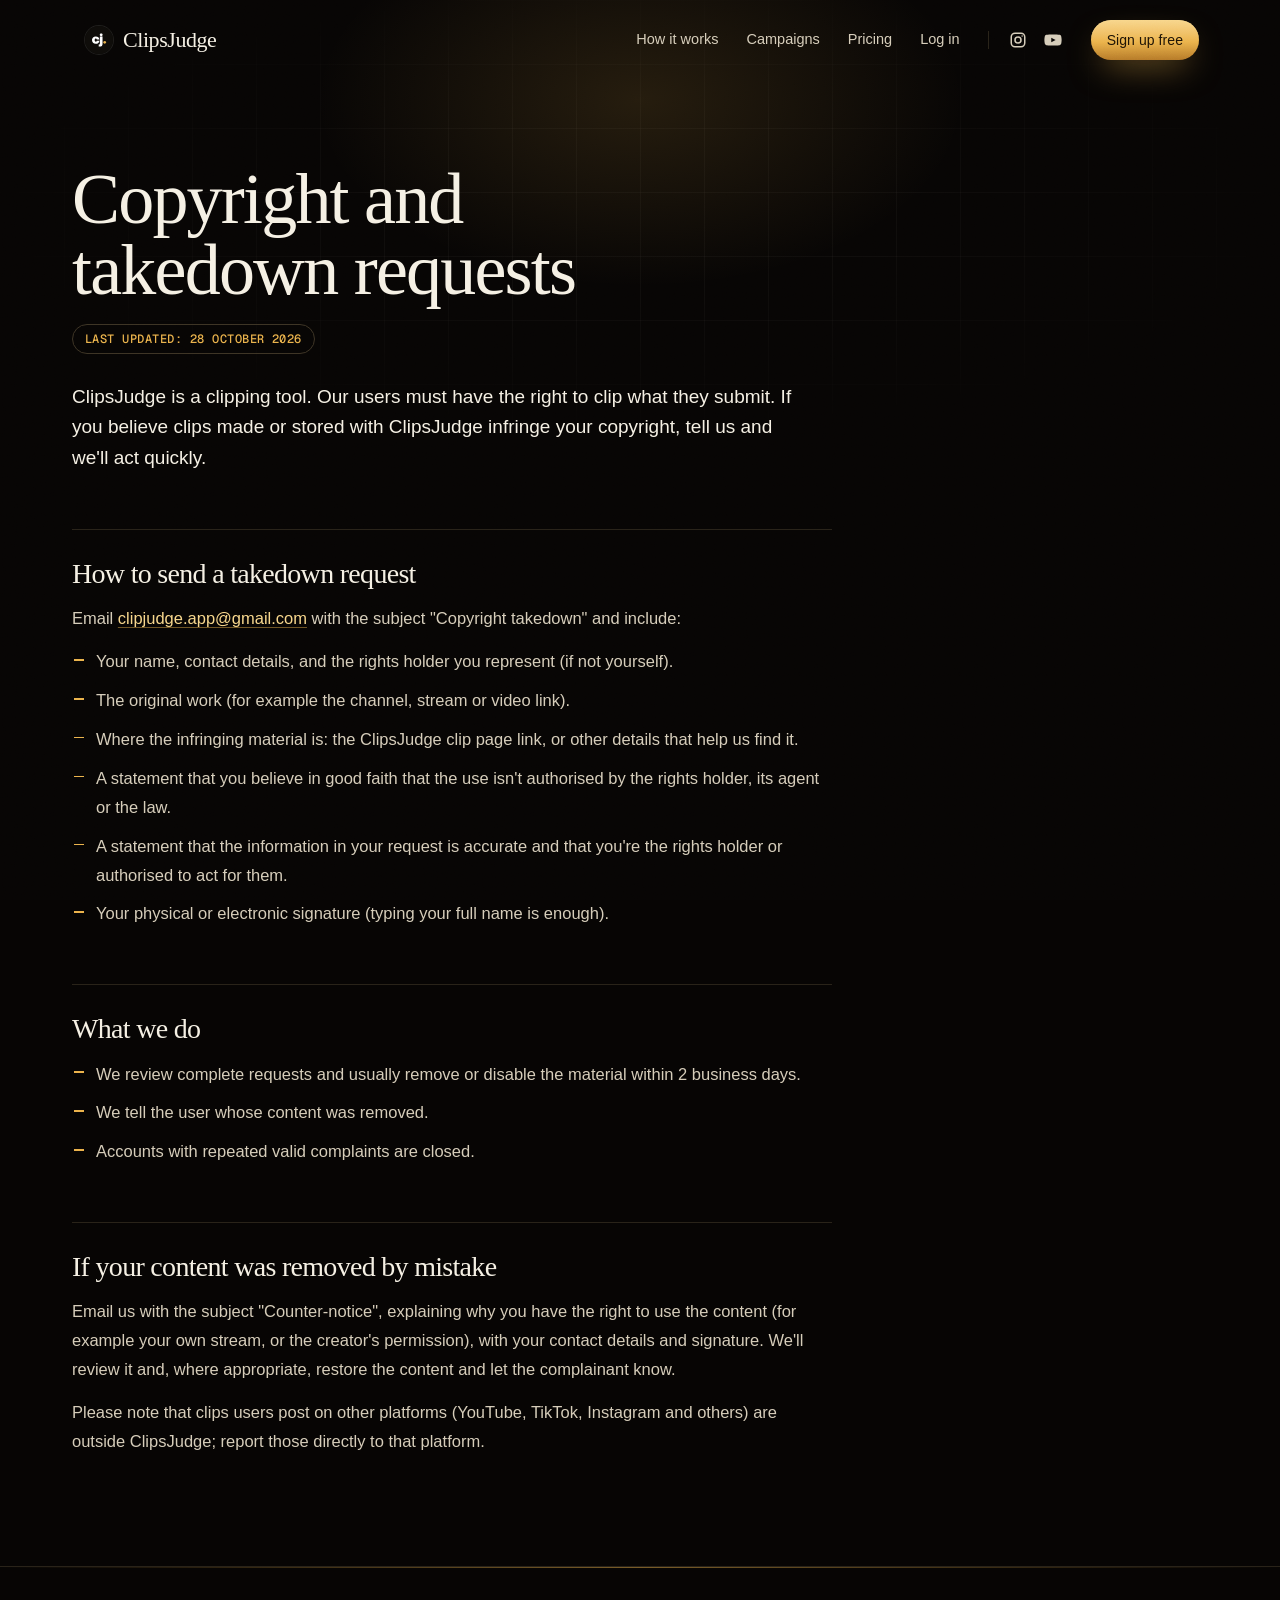
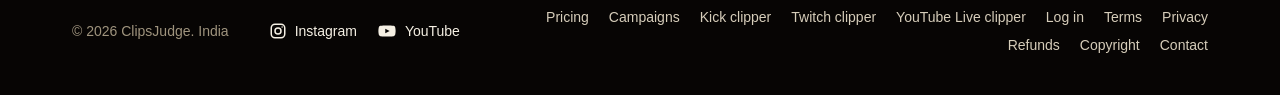
<file: copyright.html>
<!doctype html><html lang="en"><head><meta charset="utf-8"><meta name="viewport" content="width=device-width, initial-scale=1, viewport-fit=cover"><meta name="theme-color" content="#090705">
<link rel="preconnect" href="https://api.fontshare.com" crossorigin="anonymous"><link rel="preconnect" href="https://fonts.googleapis.com"><link rel="preconnect" href="https://fonts.gstatic.com" crossorigin="anonymous">
<link rel="stylesheet" href="https://api.fontshare.com/v2/css?f[]=zodiak@300,400,500,301,401&amp;f[]=general-sans@400,500,600,700&amp;display=swap">
<link rel="stylesheet" href="https://fonts.googleapis.com/css2?family=Geist+Mono:wght@400;500;600&amp;display=swap">
<link rel="stylesheet" href="/assets/site-1o1opwyt.css">
<link rel="icon" href="/favicon.ico" sizes="48x48"><link rel="icon" href="/icon.svg" type="image/svg+xml"><link rel="apple-touch-icon" href="/apple-touch-icon.png"><link rel="manifest" href="/site.webmanifest">
<script src="/analytics.js" defer></script><meta name="description" content="How to report content that infringes your copyright on ClipsJudge."><meta property="og:title" content="Copyright and Takedown · ClipsJudge"><meta property="og:description" content="How to report content that infringes your copyright on ClipsJudge."><meta property="og:type" content="website"><meta name="twitter:card" content="summary"><link rel="canonical" href="https://clipsjudge.com/copyright"><title>Copyright and Takedown · ClipsJudge</title><script type="module" src="/assets/copyright-W5TLIL7N.js"></script></head><body><div id="root"><link rel="preload" as="image" href="/icon.svg"/><div class="grain relative flex min-h-screen flex-col"><div aria-hidden="true" class="hairline-grid pointer-events-none absolute inset-x-0 top-0 h-[520px] opacity-70"></div><div aria-hidden="true" class="bg-glow pointer-events-none absolute -top-40 left-1/2 h-[520px] w-[900px] -translate-x-1/2 opacity-60"></div><header class="sticky top-0 z-50 pt-3"><div class="container-site"><div class="flex h-14 items-center gap-4 rounded-full border pl-3 pr-2 transition-all duration-500 ease-[var(--ease-out-expo)] border-transparent bg-transparent"><a href="/" aria-label="ClipsJudge home" class="mr-auto flex items-center gap-2.5 font-display text-[22px] font-medium tracking-[-0.02em] text-foreground no-underline"><img src="/icon.svg" alt="" width="28" height="28" class="size-7 rounded-lg ring-1 ring-foreground/10" aria-hidden="true"/>ClipsJudge</a><nav aria-label="Main" class="flex items-center gap-5 md:gap-7"><a class="relative text-[14.5px] text-soft no-underline transition-colors hover:text-foreground after:absolute after:-bottom-1 after:left-0 after:h-px after:w-full after:origin-left after:scale-x-0 after:bg-gold after:transition-transform after:duration-300 hover:after:scale-x-100 data-[status=active]:text-foreground hidden md:inline-flex" href="/#how">How it works</a><a class="relative text-[14.5px] text-soft no-underline transition-colors hover:text-foreground after:absolute after:-bottom-1 after:left-0 after:h-px after:w-full after:origin-left after:scale-x-0 after:bg-gold after:transition-transform after:duration-300 hover:after:scale-x-100 data-[status=active]:text-foreground hidden md:inline-flex" href="/campaigns">Campaigns</a><a href="/pricing" class="relative text-[14.5px] text-soft no-underline transition-colors hover:text-foreground after:absolute after:-bottom-1 after:left-0 after:h-px after:w-full after:origin-left after:scale-x-0 after:bg-gold after:transition-transform after:duration-300 hover:after:scale-x-100 data-[status=active]:text-foreground">Pricing</a><a class="relative text-[14.5px] text-soft no-underline transition-colors hover:text-foreground after:absolute after:-bottom-1 after:left-0 after:h-px after:w-full after:origin-left after:scale-x-0 after:bg-gold after:transition-transform after:duration-300 hover:after:scale-x-100 data-[status=active]:text-foreground" href="https://app.clipsjudge.com/app">Log in</a><span class="hidden items-center gap-4 border-l border-line pl-5 md:flex"><a class="text-soft transition-colors hover:text-gold" href="https://www.instagram.com/clipsjudge/" target="_blank" rel="noopener" aria-label="ClipsJudge on Instagram"><svg width="18" height="18" viewBox="0 0 24 24" fill="none" stroke="currentColor" stroke-width="2" aria-hidden="true"><rect x="3" y="3" width="18" height="18" rx="5"></rect><circle cx="12" cy="12" r="4"></circle><circle cx="17.5" cy="6.5" r="1" fill="currentColor" stroke="none"></circle></svg></a><a class="text-soft transition-colors hover:text-gold" href="https://www.youtube.com/channel/UC_itZuvUH5DGEf6iC6bG_gw" target="_blank" rel="noopener" aria-label="ClipsJudge on YouTube"><svg width="20" height="18" viewBox="0 0 24 24" fill="currentColor" aria-hidden="true"><path d="M23 7.2a3 3 0 0 0-2.1-2.1C19 4.6 12 4.6 12 4.6s-7 0-8.9.5A3 3 0 0 0 1 7.2 31 31 0 0 0 .5 12 31 31 0 0 0 1 16.8a3 3 0 0 0 2.1 2.1c1.9.5 8.9.5 8.9.5s7 0 8.9-.5a3 3 0 0 0 2.1-2.1 31 31 0 0 0 .5-4.8 31 31 0 0 0-.5-4.8zM9.7 15.1V8.9l5.8 3.1-5.8 3.1z"></path></svg></a></span><a data-magnetic="" class="group/btn relative items-center justify-center gap-2 rounded-full font-sans font-medium tracking-[0.005em] no-underline whitespace-nowrap transition-[transform,translate,scale,box-shadow,background-color,border-color,color,filter] duration-500 ease-[var(--ease-out-expo)] active:scale-[0.98] shine bg-gold-gradient text-gold-foreground shadow-gold hover:-translate-y-0.5 hover:brightness-[1.06] hover:text-gold-foreground h-10 px-4 text-sm hidden md:inline-flex" href="https://app.clipsjudge.com/app/signup?src=website">Sign up free</a></nav></div></div></header><main class="container-site relative flex-1 "><div class="doc-prose max-w-[760px] pb-24 pt-16 md:pt-24"><h1>Copyright and takedown requests</h1>
<p class="updated">Last updated: 28 October 2026</p>
<p class="intro">ClipsJudge is a clipping tool. Our users must have the right to clip what they submit. If you believe clips made or stored with ClipsJudge infringe your copyright, tell us and we'll act quickly.</p>

<h2>How to send a takedown request</h2>
<p>Email <a href="mailto:clipjudge.app@gmail.com">clipjudge.app@gmail.com</a> with the subject "Copyright takedown" and include:</p>
<ol>
<li>Your name, contact details, and the rights holder you represent (if not yourself).</li>
<li>The original work (for example the channel, stream or video link).</li>
<li>Where the infringing material is: the ClipsJudge clip page link, or other details that help us find it.</li>
<li>A statement that you believe in good faith that the use isn't authorised by the rights holder, its agent or the law.</li>
<li>A statement that the information in your request is accurate and that you're the rights holder or authorised to act for them.</li>
<li>Your physical or electronic signature (typing your full name is enough).</li>
</ol>

<h2>What we do</h2>
<ul>
<li>We review complete requests and usually remove or disable the material within 2 business days.</li>
<li>We tell the user whose content was removed.</li>
<li>Accounts with repeated valid complaints are closed.</li>
</ul>

<h2>If your content was removed by mistake</h2>
<p>Email us with the subject "Counter-notice", explaining why you have the right to use the content (for example your own stream, or the creator's permission), with your contact details and signature. We'll review it and, where appropriate, restore the content and let the complainant know.</p>

<p>Please note that clips users post on other platforms (YouTube, TikTok, Instagram and others) are outside ClipsJudge; report those directly to that platform.</p>
</div></main><footer class="relative border-t border-line text-sm text-muted-foreground pb-10"><div aria-hidden="true" class="pointer-events-none absolute inset-x-0 top-0 h-px bg-gradient-to-r from-transparent via-gold/50 to-transparent"></div><div class="container-site grid gap-6 pt-10 md:grid-cols-[auto_auto_1fr] md:items-center md:gap-10"><span>© 2026 ClipsJudge. India</span><span class="flex gap-5"><a class="inline-flex items-center gap-2 text-foreground no-underline transition-colors hover:text-gold" href="https://www.instagram.com/clipsjudge/" target="_blank" rel="noopener" aria-label="ClipsJudge on Instagram"><svg width="18" height="18" viewBox="0 0 24 24" fill="none" stroke="currentColor" stroke-width="2" aria-hidden="true"><rect x="3" y="3" width="18" height="18" rx="5"></rect><circle cx="12" cy="12" r="4"></circle><circle cx="17.5" cy="6.5" r="1" fill="currentColor" stroke="none"></circle></svg><span>Instagram</span></a><a class="inline-flex items-center gap-2 text-foreground no-underline transition-colors hover:text-gold" href="https://www.youtube.com/channel/UC_itZuvUH5DGEf6iC6bG_gw" target="_blank" rel="noopener" aria-label="ClipsJudge on YouTube"><svg width="20" height="18" viewBox="0 0 24 24" fill="currentColor" aria-hidden="true"><path d="M23 7.2a3 3 0 0 0-2.1-2.1C19 4.6 12 4.6 12 4.6s-7 0-8.9.5A3 3 0 0 0 1 7.2 31 31 0 0 0 .5 12 31 31 0 0 0 1 16.8a3 3 0 0 0 2.1 2.1c1.9.5 8.9.5 8.9.5s7 0 8.9-.5a3 3 0 0 0 2.1-2.1 31 31 0 0 0 .5-4.8 31 31 0 0 0-.5-4.8zM9.7 15.1V8.9l5.8 3.1-5.8 3.1z"></path></svg><span>YouTube</span></a></span><span class="flex flex-wrap gap-x-5 gap-y-2 md:justify-end"><a href="/pricing" class="text-soft no-underline transition-colors hover:text-foreground">Pricing</a><a href="/campaigns" class="text-soft no-underline transition-colors hover:text-foreground">Campaigns</a><a href="/kick-clipper" class="text-soft no-underline transition-colors hover:text-foreground">Kick clipper</a><a href="/twitch-clipper" class="text-soft no-underline transition-colors hover:text-foreground">Twitch clipper</a><a href="/youtube-live-clipper" class="text-soft no-underline transition-colors hover:text-foreground">YouTube Live clipper</a><a href="https://app.clipsjudge.com/app" class="text-soft no-underline transition-colors hover:text-foreground">Log in</a><a href="/terms" class="text-soft no-underline transition-colors hover:text-foreground">Terms</a><a href="/privacy" class="text-soft no-underline transition-colors hover:text-foreground">Privacy</a><a href="/refund" class="text-soft no-underline transition-colors hover:text-foreground">Refunds</a><a href="/copyright" class="text-soft no-underline transition-colors hover:text-foreground">Copyright</a><a href="/contact" class="text-soft no-underline transition-colors hover:text-foreground">Contact</a></span></div></footer></div><div class="cursor-glow" aria-hidden="true"></div><div class="cursor-ring" aria-hidden="true"></div></div></body></html>
</file>
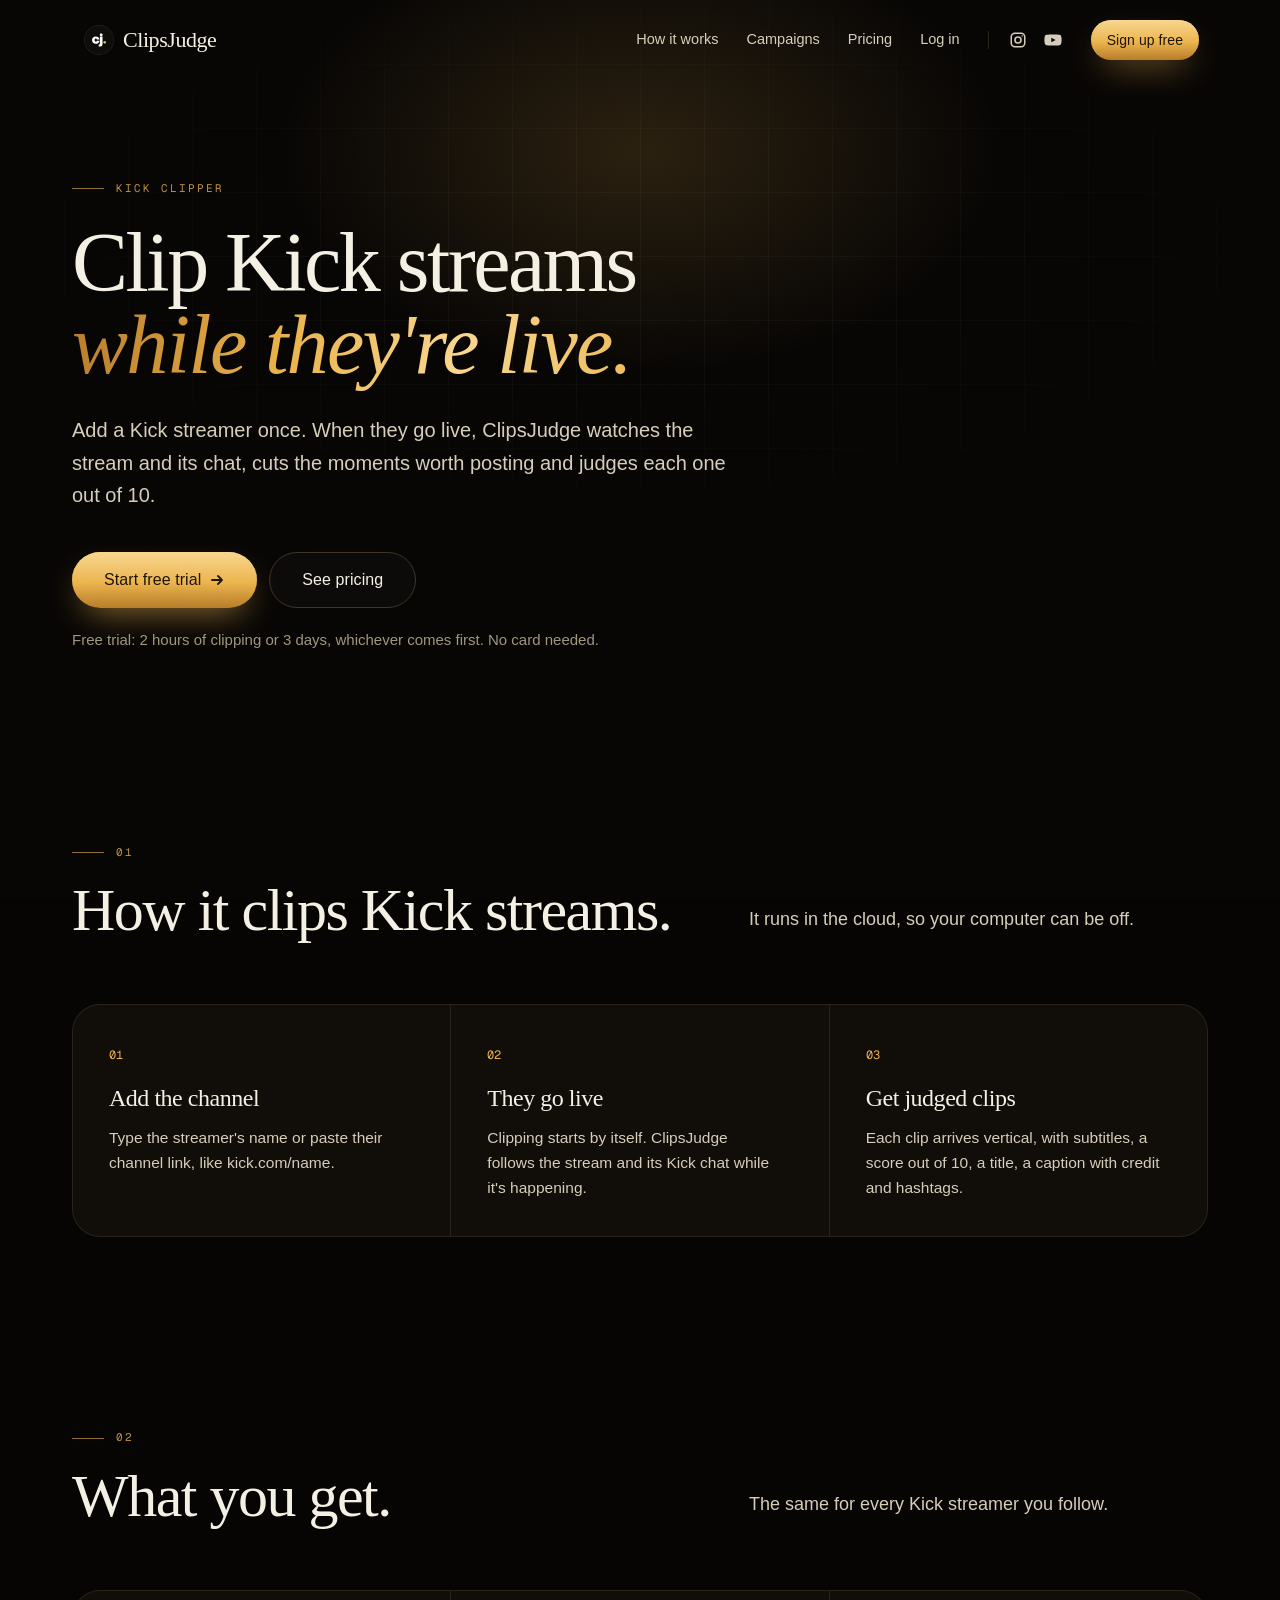
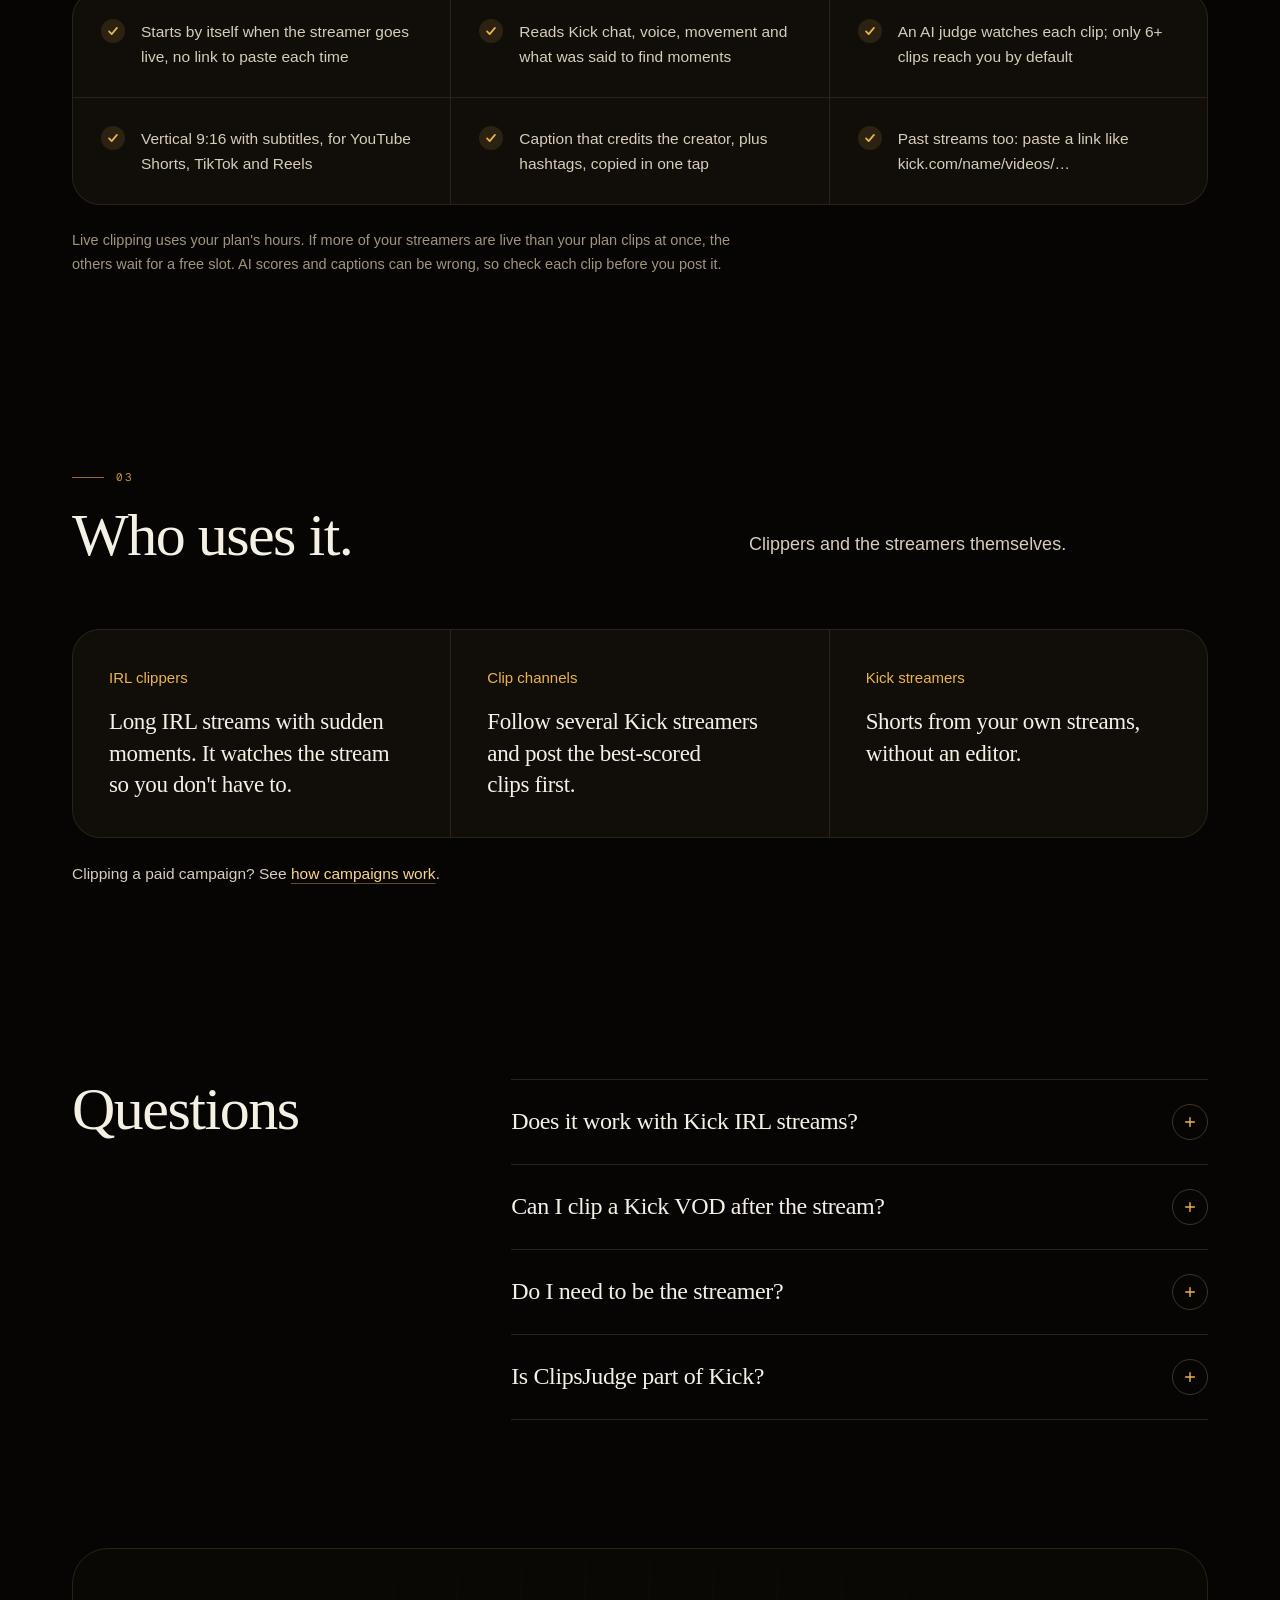
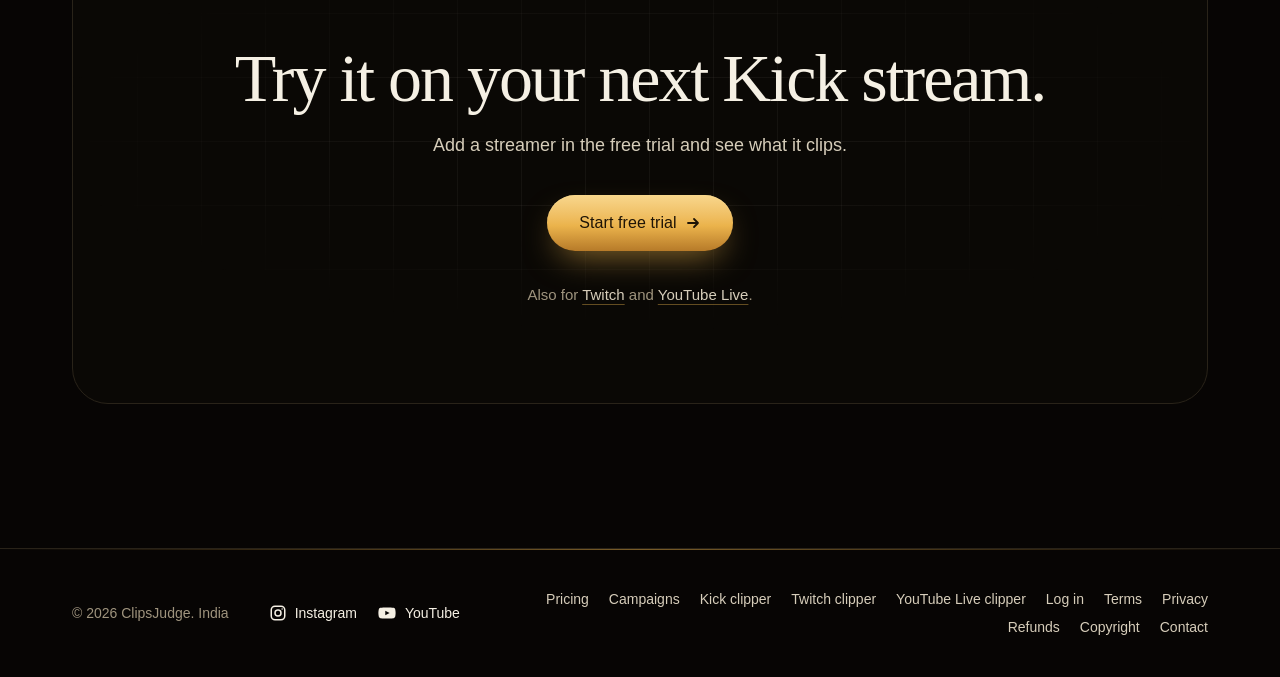
<file: kick-clipper.html>
<!doctype html><html lang="en"><head><meta charset="utf-8"><meta name="viewport" content="width=device-width, initial-scale=1, viewport-fit=cover"><meta name="theme-color" content="#090705">
<link rel="preconnect" href="https://api.fontshare.com" crossorigin="anonymous"><link rel="preconnect" href="https://fonts.googleapis.com"><link rel="preconnect" href="https://fonts.gstatic.com" crossorigin="anonymous">
<link rel="stylesheet" href="https://api.fontshare.com/v2/css?f[]=zodiak@300,400,500,301,401&amp;f[]=general-sans@400,500,600,700&amp;display=swap">
<link rel="stylesheet" href="https://fonts.googleapis.com/css2?family=Geist+Mono:wght@400;500;600&amp;display=swap">
<link rel="stylesheet" href="/assets/site-1o1opwyt.css">
<link rel="icon" href="/favicon.ico" sizes="48x48"><link rel="icon" href="/icon.svg" type="image/svg+xml"><link rel="apple-touch-icon" href="/apple-touch-icon.png"><link rel="manifest" href="/site.webmanifest">
<script src="/analytics.js" defer></script><meta name="description" content="ClipsJudge clips Kick streams while they're live. It follows the stream and Kick chat, cuts the moments people share and scores each clip out of 10. Vertical clips with subtitles, title, caption and hashtags. Free trial."><meta property="og:title" content="Kick clipper: AI clips Kick streams live · ClipsJudge"><meta property="og:description" content="ClipsJudge clips Kick streams while they're live. It follows the stream and Kick chat, cuts the moments people share and scores each clip out of 10. Vertical clips with subtitles, title, caption and hashtags. Free trial."><meta property="og:type" content="website"><meta property="og:image" content="https://clipsjudge.com/og-image.png"><meta name="twitter:card" content="summary_large_image"><meta name="twitter:image" content="https://clipsjudge.com/og-image.png"><link rel="canonical" href="https://clipsjudge.com/kick-clipper"><title>Kick clipper: AI clips Kick streams live · ClipsJudge</title><script type="module" src="/assets/kick-clipper-5YEBABVV.js"></script></head><body><div id="root"><link rel="preload" as="image" href="/icon.svg"/><div class="grain relative"><div aria-hidden="true" class="hairline-grid pointer-events-none absolute inset-x-0 top-0 h-[620px] opacity-70"></div><div aria-hidden="true" class="bg-glow pointer-events-none absolute -top-40 left-1/2 h-[620px] w-[1000px] -translate-x-1/2 opacity-70"></div><header class="sticky top-0 z-50 pt-3"><div class="container-site"><div class="flex h-14 items-center gap-4 rounded-full border pl-3 pr-2 transition-all duration-500 ease-[var(--ease-out-expo)] border-transparent bg-transparent"><a href="/" aria-label="ClipsJudge home" class="mr-auto flex items-center gap-2.5 font-display text-[22px] font-medium tracking-[-0.02em] text-foreground no-underline"><img src="/icon.svg" alt="" width="28" height="28" class="size-7 rounded-lg ring-1 ring-foreground/10" aria-hidden="true"/>ClipsJudge</a><nav aria-label="Main" class="flex items-center gap-5 md:gap-7"><a class="relative text-[14.5px] text-soft no-underline transition-colors hover:text-foreground after:absolute after:-bottom-1 after:left-0 after:h-px after:w-full after:origin-left after:scale-x-0 after:bg-gold after:transition-transform after:duration-300 hover:after:scale-x-100 data-[status=active]:text-foreground hidden md:inline-flex" href="/#how">How it works</a><a class="relative text-[14.5px] text-soft no-underline transition-colors hover:text-foreground after:absolute after:-bottom-1 after:left-0 after:h-px after:w-full after:origin-left after:scale-x-0 after:bg-gold after:transition-transform after:duration-300 hover:after:scale-x-100 data-[status=active]:text-foreground hidden md:inline-flex" href="/campaigns">Campaigns</a><a href="/pricing" class="relative text-[14.5px] text-soft no-underline transition-colors hover:text-foreground after:absolute after:-bottom-1 after:left-0 after:h-px after:w-full after:origin-left after:scale-x-0 after:bg-gold after:transition-transform after:duration-300 hover:after:scale-x-100 data-[status=active]:text-foreground">Pricing</a><a class="relative text-[14.5px] text-soft no-underline transition-colors hover:text-foreground after:absolute after:-bottom-1 after:left-0 after:h-px after:w-full after:origin-left after:scale-x-0 after:bg-gold after:transition-transform after:duration-300 hover:after:scale-x-100 data-[status=active]:text-foreground" href="https://app.clipsjudge.com/app">Log in</a><span class="hidden items-center gap-4 border-l border-line pl-5 md:flex"><a class="text-soft transition-colors hover:text-gold" href="https://www.instagram.com/clipsjudge/" target="_blank" rel="noopener" aria-label="ClipsJudge on Instagram"><svg width="18" height="18" viewBox="0 0 24 24" fill="none" stroke="currentColor" stroke-width="2" aria-hidden="true"><rect x="3" y="3" width="18" height="18" rx="5"></rect><circle cx="12" cy="12" r="4"></circle><circle cx="17.5" cy="6.5" r="1" fill="currentColor" stroke="none"></circle></svg></a><a class="text-soft transition-colors hover:text-gold" href="https://www.youtube.com/channel/UC_itZuvUH5DGEf6iC6bG_gw" target="_blank" rel="noopener" aria-label="ClipsJudge on YouTube"><svg width="20" height="18" viewBox="0 0 24 24" fill="currentColor" aria-hidden="true"><path d="M23 7.2a3 3 0 0 0-2.1-2.1C19 4.6 12 4.6 12 4.6s-7 0-8.9.5A3 3 0 0 0 1 7.2 31 31 0 0 0 .5 12 31 31 0 0 0 1 16.8a3 3 0 0 0 2.1 2.1c1.9.5 8.9.5 8.9.5s7 0 8.9-.5a3 3 0 0 0 2.1-2.1 31 31 0 0 0 .5-4.8 31 31 0 0 0-.5-4.8zM9.7 15.1V8.9l5.8 3.1-5.8 3.1z"></path></svg></a></span><a data-magnetic="" class="group/btn relative items-center justify-center gap-2 rounded-full font-sans font-medium tracking-[0.005em] no-underline whitespace-nowrap transition-[transform,translate,scale,box-shadow,background-color,border-color,color,filter] duration-500 ease-[var(--ease-out-expo)] active:scale-[0.98] shine bg-gold-gradient text-gold-foreground shadow-gold hover:-translate-y-0.5 hover:brightness-[1.06] hover:text-gold-foreground h-10 px-4 text-sm hidden md:inline-flex" href="https://app.clipsjudge.com/app/signup?src=website">Sign up free</a></nav></div></div></header><main class="relative"><section class="container-site pb-16 pt-16 md:pb-24 md:pt-28"><div data-shown="false" class="reveal"><span class="mb-6 flex items-center gap-3 font-mono text-[11px] uppercase tracking-[0.18em] text-gold/80"><span class="h-px w-8 bg-gold/60"></span>Kick<!-- --> clipper</span><h1 class="max-w-[14em] text-[clamp(38px,7vw,84px)] leading-[0.98] tracking-[-0.03em]">Clip Kick streams<!-- --> <span class="font-serif font-light italic tracking-[-0.02em] text-gold-gradient">while they&#x27;re live.</span></h1><p class="mt-7 max-w-[34em] text-lg leading-relaxed text-soft md:text-xl">Add a Kick streamer once. When they go live, ClipsJudge watches the stream and its chat, cuts the moments worth posting and judges each one out of 10.</p><div class="mt-10 flex flex-wrap gap-3"><a data-magnetic="" class="group/btn relative inline-flex items-center justify-center gap-2 rounded-full font-sans font-medium tracking-[0.005em] no-underline whitespace-nowrap transition-[transform,translate,scale,box-shadow,background-color,border-color,color,filter] duration-500 ease-[var(--ease-out-expo)] active:scale-[0.98] shine bg-gold-gradient text-gold-foreground shadow-gold hover:-translate-y-0.5 hover:brightness-[1.06] hover:text-gold-foreground h-14 px-8 text-base" href="https://app.clipsjudge.com/app/signup?src=website">Start free trial<svg aria-hidden="true" viewBox="0 0 16 16" class="size-4 transition-transform duration-300 group-hover/btn:translate-x-0.5" fill="none" stroke="currentColor" stroke-width="1.8" stroke-linecap="round" stroke-linejoin="round"><path d="M3 8h10M9 4l4 4-4 4"></path></svg></a><a data-magnetic="" class="group/btn relative inline-flex items-center justify-center gap-2 rounded-full font-sans font-medium tracking-[0.005em] no-underline whitespace-nowrap transition-[transform,translate,scale,box-shadow,background-color,border-color,color,filter] duration-500 ease-[var(--ease-out-expo)] active:scale-[0.98] border border-line-2 bg-foreground/[0.02] text-foreground hover:border-gold/70 hover:bg-gold/[0.06] hover:text-foreground h-14 px-8 text-base" href="/pricing">See pricing</a></div><p class="mt-5 text-[15px] text-muted-foreground">Free trial: 2 hours of clipping or 3 days, whichever comes first. No card needed.</p></div></section><section aria-labelledby="pHow" class="relative py-16 md:py-24"><div class="container-site"><div data-shown="false" class="reveal mb-12 grid gap-5 md:mb-16 md:grid-cols-[minmax(0,1.15fr)_minmax(0,0.85fr)] md:items-end md:gap-14"><div><span aria-hidden="true" class="mb-5 flex items-center gap-3 font-mono text-[11px] tracking-[0.18em] text-gold/80"><span class="h-px w-8 bg-gold/60"></span>01</span><h2 id="pHow" class="text-[clamp(34px,5.6vw,60px)] leading-[0.98] text-foreground">How it clips Kick streams.</h2></div><p class="max-w-[34em] text-[17px] leading-relaxed text-soft md:pb-1.5 md:text-lg">It runs in the cloud, so your computer can be off.</p></div><div data-shown="false" class="reveal"><ol class="grid gap-px overflow-hidden rounded-3xl border border-line bg-line md:grid-cols-3"><li data-spotlight="true" class="spotlight bg-panel p-7 md:p-9"><span class="font-mono text-xs text-gold">01</span><h3 class="mt-4 text-[24px] leading-tight tracking-[-0.02em]">Add the channel</h3><p class="mt-3 text-[15.5px] leading-relaxed text-soft">Type the streamer&#x27;s name or paste their channel link, like kick.com/name.</p></li><li data-spotlight="true" class="spotlight bg-panel p-7 md:p-9"><span class="font-mono text-xs text-gold">02</span><h3 class="mt-4 text-[24px] leading-tight tracking-[-0.02em]">They go live</h3><p class="mt-3 text-[15.5px] leading-relaxed text-soft">Clipping starts by itself. ClipsJudge follows the stream and its Kick chat while it&#x27;s happening.</p></li><li data-spotlight="true" class="spotlight bg-panel p-7 md:p-9"><span class="font-mono text-xs text-gold">03</span><h3 class="mt-4 text-[24px] leading-tight tracking-[-0.02em]">Get judged clips</h3><p class="mt-3 text-[15.5px] leading-relaxed text-soft">Each clip arrives vertical, with subtitles, a score out of 10, a title, a caption with credit and hashtags.</p></li></ol></div></div></section><section aria-labelledby="pGets" class="relative py-16 md:py-24"><div class="container-site"><div data-shown="false" class="reveal mb-12 grid gap-5 md:mb-16 md:grid-cols-[minmax(0,1.15fr)_minmax(0,0.85fr)] md:items-end md:gap-14"><div><span aria-hidden="true" class="mb-5 flex items-center gap-3 font-mono text-[11px] tracking-[0.18em] text-gold/80"><span class="h-px w-8 bg-gold/60"></span>02</span><h2 id="pGets" class="text-[clamp(34px,5.6vw,60px)] leading-[0.98] text-foreground">What you get.</h2></div><p class="max-w-[34em] text-[17px] leading-relaxed text-soft md:pb-1.5 md:text-lg">The same for every Kick streamer you follow.</p></div><div data-shown="false" class="reveal"><ul class="grid gap-px overflow-hidden rounded-3xl border border-line bg-line sm:grid-cols-2 lg:grid-cols-3"><li data-spotlight="true" class="spotlight flex gap-4 bg-panel p-6 md:p-7"><span class="grid size-6 shrink-0 place-items-center rounded-full bg-gold/12 text-gold"><svg viewBox="0 0 16 16" class="size-3.5" fill="none" stroke="currentColor" stroke-width="2" stroke-linecap="round" stroke-linejoin="round" aria-hidden="true"><path d="M3.5 8.5l3 3 6-7"></path></svg></span><span class="text-[15.5px] leading-relaxed text-soft">Starts by itself when the streamer goes live, no link to paste each time</span></li><li data-spotlight="true" class="spotlight flex gap-4 bg-panel p-6 md:p-7"><span class="grid size-6 shrink-0 place-items-center rounded-full bg-gold/12 text-gold"><svg viewBox="0 0 16 16" class="size-3.5" fill="none" stroke="currentColor" stroke-width="2" stroke-linecap="round" stroke-linejoin="round" aria-hidden="true"><path d="M3.5 8.5l3 3 6-7"></path></svg></span><span class="text-[15.5px] leading-relaxed text-soft">Reads Kick chat, voice, movement and what was said to find moments</span></li><li data-spotlight="true" class="spotlight flex gap-4 bg-panel p-6 md:p-7"><span class="grid size-6 shrink-0 place-items-center rounded-full bg-gold/12 text-gold"><svg viewBox="0 0 16 16" class="size-3.5" fill="none" stroke="currentColor" stroke-width="2" stroke-linecap="round" stroke-linejoin="round" aria-hidden="true"><path d="M3.5 8.5l3 3 6-7"></path></svg></span><span class="text-[15.5px] leading-relaxed text-soft">An AI judge watches each clip; only 6+ clips reach you by default</span></li><li data-spotlight="true" class="spotlight flex gap-4 bg-panel p-6 md:p-7"><span class="grid size-6 shrink-0 place-items-center rounded-full bg-gold/12 text-gold"><svg viewBox="0 0 16 16" class="size-3.5" fill="none" stroke="currentColor" stroke-width="2" stroke-linecap="round" stroke-linejoin="round" aria-hidden="true"><path d="M3.5 8.5l3 3 6-7"></path></svg></span><span class="text-[15.5px] leading-relaxed text-soft">Vertical 9:16 with subtitles, for YouTube Shorts, TikTok and Reels</span></li><li data-spotlight="true" class="spotlight flex gap-4 bg-panel p-6 md:p-7"><span class="grid size-6 shrink-0 place-items-center rounded-full bg-gold/12 text-gold"><svg viewBox="0 0 16 16" class="size-3.5" fill="none" stroke="currentColor" stroke-width="2" stroke-linecap="round" stroke-linejoin="round" aria-hidden="true"><path d="M3.5 8.5l3 3 6-7"></path></svg></span><span class="text-[15.5px] leading-relaxed text-soft">Caption that credits the creator, plus hashtags, copied in one tap</span></li><li data-spotlight="true" class="spotlight flex gap-4 bg-panel p-6 md:p-7"><span class="grid size-6 shrink-0 place-items-center rounded-full bg-gold/12 text-gold"><svg viewBox="0 0 16 16" class="size-3.5" fill="none" stroke="currentColor" stroke-width="2" stroke-linecap="round" stroke-linejoin="round" aria-hidden="true"><path d="M3.5 8.5l3 3 6-7"></path></svg></span><span class="text-[15.5px] leading-relaxed text-soft">Past streams too: paste a link like kick.com/name/videos/…</span></li></ul><p class="mt-6 max-w-[48em] text-[14.5px] leading-relaxed text-muted-foreground">Live clipping uses your plan&#x27;s hours. If more of your streamers are live than your plan clips at once, the others wait for a free slot. AI scores and captions can be wrong, so check each clip before you post it.</p></div></div></section><section aria-labelledby="pWho" class="relative py-16 md:py-24"><div class="container-site"><div data-shown="false" class="reveal mb-12 grid gap-5 md:mb-16 md:grid-cols-[minmax(0,1.15fr)_minmax(0,0.85fr)] md:items-end md:gap-14"><div><span aria-hidden="true" class="mb-5 flex items-center gap-3 font-mono text-[11px] tracking-[0.18em] text-gold/80"><span class="h-px w-8 bg-gold/60"></span>03</span><h2 id="pWho" class="text-[clamp(34px,5.6vw,60px)] leading-[0.98] text-foreground">Who uses it.</h2></div><p class="max-w-[34em] text-[17px] leading-relaxed text-soft md:pb-1.5 md:text-lg">Clippers and the streamers themselves.</p></div><div data-shown="false" class="reveal"><div class="grid gap-px overflow-hidden rounded-3xl border border-line bg-line md:grid-cols-3"><div data-spotlight="true" class="spotlight bg-panel p-7 md:p-9"><h3 class="font-sans text-[15px] font-medium tracking-normal text-gold">IRL clippers</h3><p class="mt-4 font-display text-[21px] leading-snug tracking-[-0.015em] text-foreground md:text-[23px]">Long IRL streams with sudden moments. It watches the stream so you don&#x27;t have to.</p></div><div data-spotlight="true" class="spotlight bg-panel p-7 md:p-9"><h3 class="font-sans text-[15px] font-medium tracking-normal text-gold">Clip channels</h3><p class="mt-4 font-display text-[21px] leading-snug tracking-[-0.015em] text-foreground md:text-[23px]">Follow several Kick streamers and post the best-scored clips first.</p></div><div data-spotlight="true" class="spotlight bg-panel p-7 md:p-9"><h3 class="font-sans text-[15px] font-medium tracking-normal text-gold">Kick streamers</h3><p class="mt-4 font-display text-[21px] leading-snug tracking-[-0.015em] text-foreground md:text-[23px]">Shorts from your own streams, without an editor.</p></div></div><p class="mt-6 text-[15.5px] text-soft">Clipping a paid campaign? See<!-- --> <a class="text-gold-hi underline decoration-gold/40 underline-offset-4" href="/campaigns">how campaigns work</a>.</p></div></div></section><section aria-labelledby="pFaq" class="relative py-16 md:py-24"><div class="container-site grid gap-10 md:grid-cols-[0.7fr_1.3fr] md:gap-16"><div data-shown="false" class="reveal"><h2 id="pFaq" class="text-[clamp(36px,5vw,60px)] leading-none">Questions</h2></div><div data-shown="false" class="reveal"><div class="border-t border-line"><details class="faq-item group border-b border-line"><summary class="flex items-center justify-between gap-6 py-6 font-display text-[21px] leading-snug tracking-[-0.015em] text-foreground transition-colors hover:text-gold-hi md:text-[24px]">Does it work with Kick IRL streams?<span aria-hidden="true" class="faq-icon grid size-9 shrink-0 place-items-center rounded-full border border-line-2 text-gold"><svg viewBox="0 0 16 16" class="size-3.5" fill="none" stroke="currentColor" stroke-width="1.6" stroke-linecap="round"><path d="M8 3v10M3 8h10"></path></svg></span></summary><p class="max-w-[40em] pb-7 pr-12 text-[16px] leading-relaxed text-soft">Yes, IRL and gaming streams both work. It looks at chat, voice, movement and what was said, so reactions and quiet funny moments count, not only loud ones.</p></details><details class="faq-item group border-b border-line"><summary class="flex items-center justify-between gap-6 py-6 font-display text-[21px] leading-snug tracking-[-0.015em] text-foreground transition-colors hover:text-gold-hi md:text-[24px]">Can I clip a Kick VOD after the stream?<span aria-hidden="true" class="faq-icon grid size-9 shrink-0 place-items-center rounded-full border border-line-2 text-gold"><svg viewBox="0 0 16 16" class="size-3.5" fill="none" stroke="currentColor" stroke-width="1.6" stroke-linecap="round"><path d="M8 3v10M3 8h10"></path></svg></span></summary><p class="max-w-[40em] pb-7 pr-12 text-[16px] leading-relaxed text-soft">Yes. Paste the past stream&#x27;s link (kick.com/name/videos/…) and it&#x27;s clipped the same way. Set From and To to check only a part.</p></details><details class="faq-item group border-b border-line"><summary class="flex items-center justify-between gap-6 py-6 font-display text-[21px] leading-snug tracking-[-0.015em] text-foreground transition-colors hover:text-gold-hi md:text-[24px]">Do I need to be the streamer?<span aria-hidden="true" class="faq-icon grid size-9 shrink-0 place-items-center rounded-full border border-line-2 text-gold"><svg viewBox="0 0 16 16" class="size-3.5" fill="none" stroke="currentColor" stroke-width="1.6" stroke-linecap="round"><path d="M8 3v10M3 8h10"></path></svg></span></summary><p class="max-w-[40em] pb-7 pr-12 text-[16px] leading-relaxed text-soft">No, but you need the right to clip: your own streams, or streamers who allow clipping, like official clipping programs. Always credit the creator.</p></details><details class="faq-item group border-b border-line"><summary class="flex items-center justify-between gap-6 py-6 font-display text-[21px] leading-snug tracking-[-0.015em] text-foreground transition-colors hover:text-gold-hi md:text-[24px]">Is ClipsJudge part of Kick?<span aria-hidden="true" class="faq-icon grid size-9 shrink-0 place-items-center rounded-full border border-line-2 text-gold"><svg viewBox="0 0 16 16" class="size-3.5" fill="none" stroke="currentColor" stroke-width="1.6" stroke-linecap="round"><path d="M8 3v10M3 8h10"></path></svg></span></summary><p class="max-w-[40em] pb-7 pr-12 text-[16px] leading-relaxed text-soft">No. ClipsJudge is an independent tool and isn&#x27;t affiliated with Kick.</p></details></div></div></div></section><section class="relative pb-28 pt-8 md:pb-36"><div class="container-site"><div data-shown="false" class="reveal"><div data-spotlight="true" class="spotlight spotlight-edge relative overflow-hidden rounded-4xl border border-line bg-panel/40 px-6 py-16 text-center md:px-16 md:py-24"><div aria-hidden="true" class="hairline-grid pointer-events-none absolute inset-0"></div><div class="relative"><h2 class="mx-auto max-w-[14em] text-[clamp(34px,5.4vw,68px)] leading-[0.98] tracking-[-0.03em]">Try it on your next <!-- -->Kick<!-- --> stream.</h2><p class="mx-auto mt-5 max-w-[30em] text-lg text-soft">Add a streamer in the free trial and see what it clips.</p><div class="mt-9 flex justify-center"><a data-magnetic="" class="group/btn relative inline-flex items-center justify-center gap-2 rounded-full font-sans font-medium tracking-[0.005em] no-underline whitespace-nowrap transition-[transform,translate,scale,box-shadow,background-color,border-color,color,filter] duration-500 ease-[var(--ease-out-expo)] active:scale-[0.98] shine bg-gold-gradient text-gold-foreground shadow-gold hover:-translate-y-0.5 hover:brightness-[1.06] hover:text-gold-foreground h-14 px-8 text-base" href="https://app.clipsjudge.com/app/signup?src=website">Start free trial<svg aria-hidden="true" viewBox="0 0 16 16" class="size-4 transition-transform duration-300 group-hover/btn:translate-x-0.5" fill="none" stroke="currentColor" stroke-width="1.8" stroke-linecap="round" stroke-linejoin="round"><path d="M3 8h10M9 4l4 4-4 4"></path></svg></a></div><p class="mt-8 text-[15px] text-muted-foreground">Also for<!-- --> <span><a class="text-soft underline decoration-gold/40 underline-offset-4 hover:text-foreground" href="/twitch-clipper">Twitch</a></span><span> and <a class="text-soft underline decoration-gold/40 underline-offset-4 hover:text-foreground" href="/youtube-live-clipper">YouTube Live</a></span>.</p></div></div></div></div></section></main><footer class="relative border-t border-line text-sm text-muted-foreground pb-10"><div aria-hidden="true" class="pointer-events-none absolute inset-x-0 top-0 h-px bg-gradient-to-r from-transparent via-gold/50 to-transparent"></div><div class="container-site grid gap-6 pt-10 md:grid-cols-[auto_auto_1fr] md:items-center md:gap-10"><span>© 2026 ClipsJudge. India</span><span class="flex gap-5"><a class="inline-flex items-center gap-2 text-foreground no-underline transition-colors hover:text-gold" href="https://www.instagram.com/clipsjudge/" target="_blank" rel="noopener" aria-label="ClipsJudge on Instagram"><svg width="18" height="18" viewBox="0 0 24 24" fill="none" stroke="currentColor" stroke-width="2" aria-hidden="true"><rect x="3" y="3" width="18" height="18" rx="5"></rect><circle cx="12" cy="12" r="4"></circle><circle cx="17.5" cy="6.5" r="1" fill="currentColor" stroke="none"></circle></svg><span>Instagram</span></a><a class="inline-flex items-center gap-2 text-foreground no-underline transition-colors hover:text-gold" href="https://www.youtube.com/channel/UC_itZuvUH5DGEf6iC6bG_gw" target="_blank" rel="noopener" aria-label="ClipsJudge on YouTube"><svg width="20" height="18" viewBox="0 0 24 24" fill="currentColor" aria-hidden="true"><path d="M23 7.2a3 3 0 0 0-2.1-2.1C19 4.6 12 4.6 12 4.6s-7 0-8.9.5A3 3 0 0 0 1 7.2 31 31 0 0 0 .5 12 31 31 0 0 0 1 16.8a3 3 0 0 0 2.1 2.1c1.9.5 8.9.5 8.9.5s7 0 8.9-.5a3 3 0 0 0 2.1-2.1 31 31 0 0 0 .5-4.8 31 31 0 0 0-.5-4.8zM9.7 15.1V8.9l5.8 3.1-5.8 3.1z"></path></svg><span>YouTube</span></a></span><span class="flex flex-wrap gap-x-5 gap-y-2 md:justify-end"><a href="/pricing" class="text-soft no-underline transition-colors hover:text-foreground">Pricing</a><a href="/campaigns" class="text-soft no-underline transition-colors hover:text-foreground">Campaigns</a><a href="/kick-clipper" class="text-soft no-underline transition-colors hover:text-foreground">Kick clipper</a><a href="/twitch-clipper" class="text-soft no-underline transition-colors hover:text-foreground">Twitch clipper</a><a href="/youtube-live-clipper" class="text-soft no-underline transition-colors hover:text-foreground">YouTube Live clipper</a><a href="https://app.clipsjudge.com/app" class="text-soft no-underline transition-colors hover:text-foreground">Log in</a><a href="/terms" class="text-soft no-underline transition-colors hover:text-foreground">Terms</a><a href="/privacy" class="text-soft no-underline transition-colors hover:text-foreground">Privacy</a><a href="/refund" class="text-soft no-underline transition-colors hover:text-foreground">Refunds</a><a href="/copyright" class="text-soft no-underline transition-colors hover:text-foreground">Copyright</a><a href="/contact" class="text-soft no-underline transition-colors hover:text-foreground">Contact</a></span></div></footer></div><div class="cursor-glow" aria-hidden="true"></div><div class="cursor-ring" aria-hidden="true"></div></div></body></html>
</file>
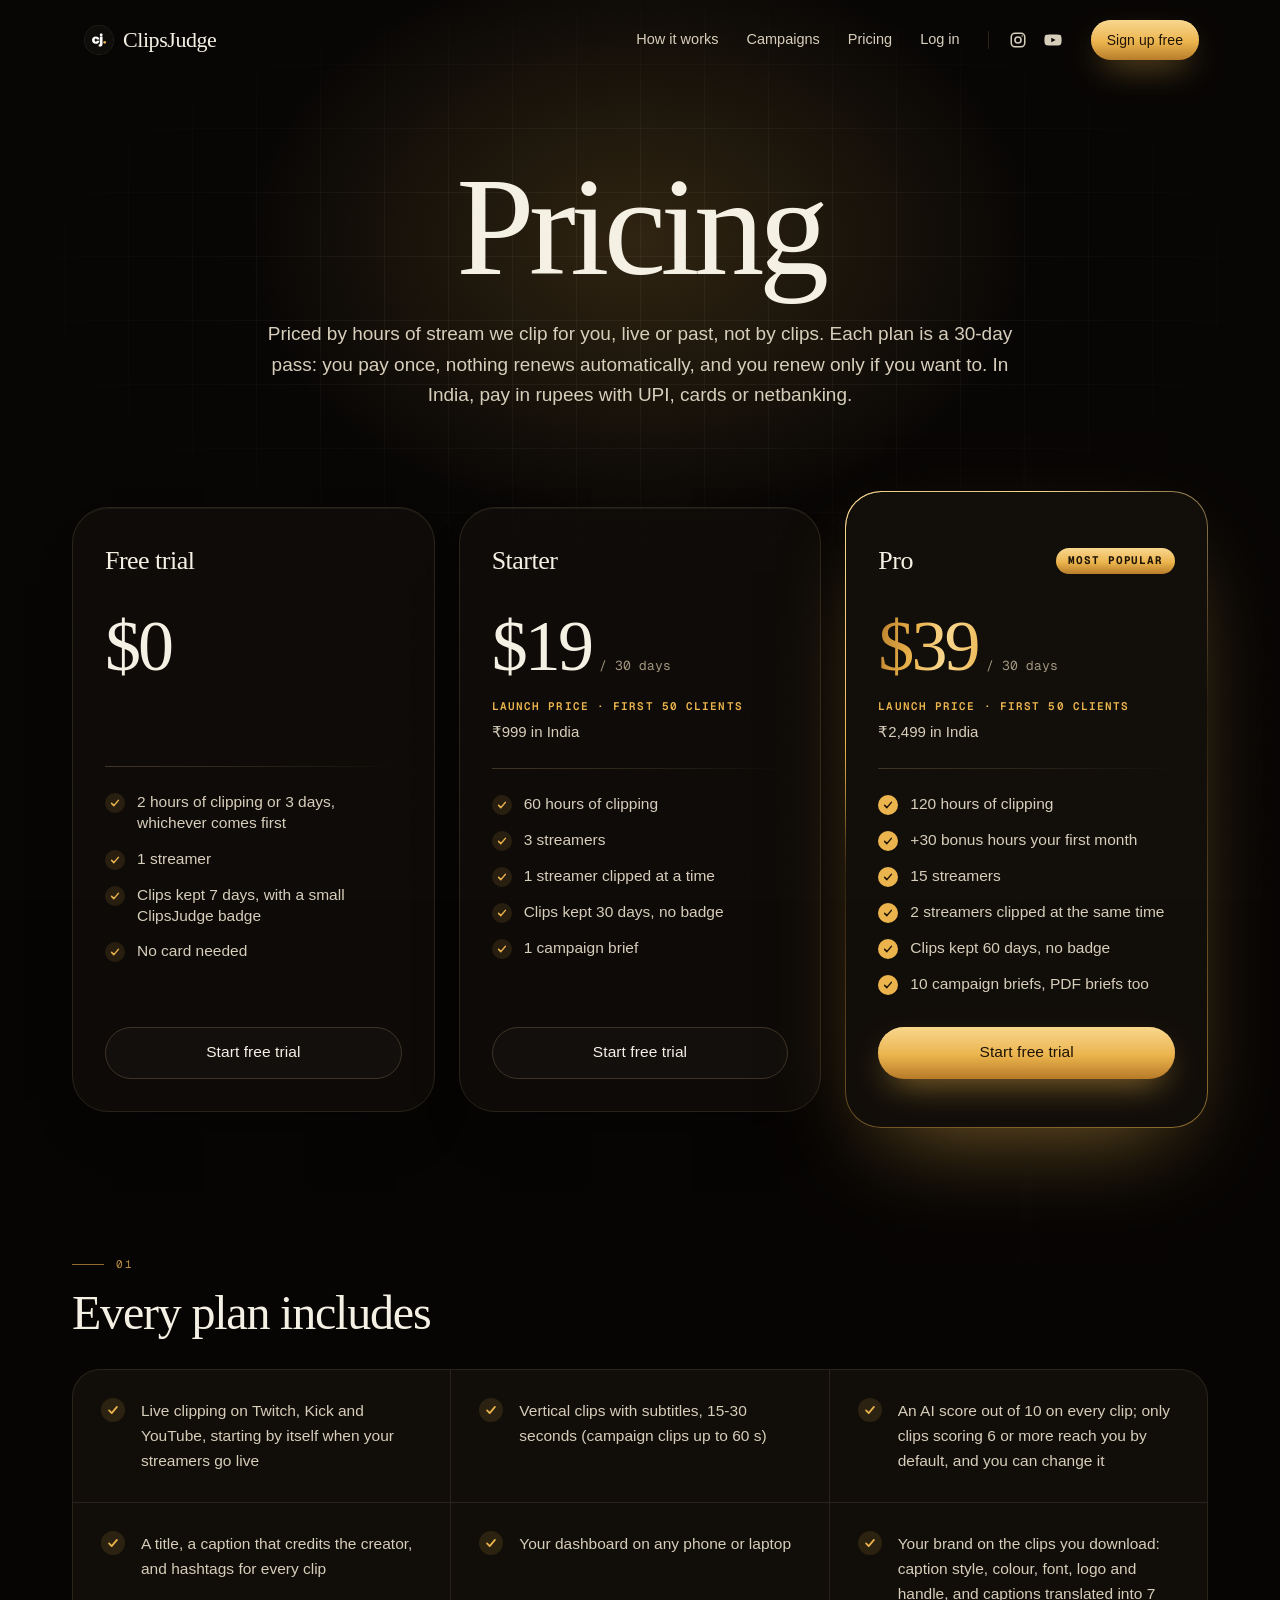
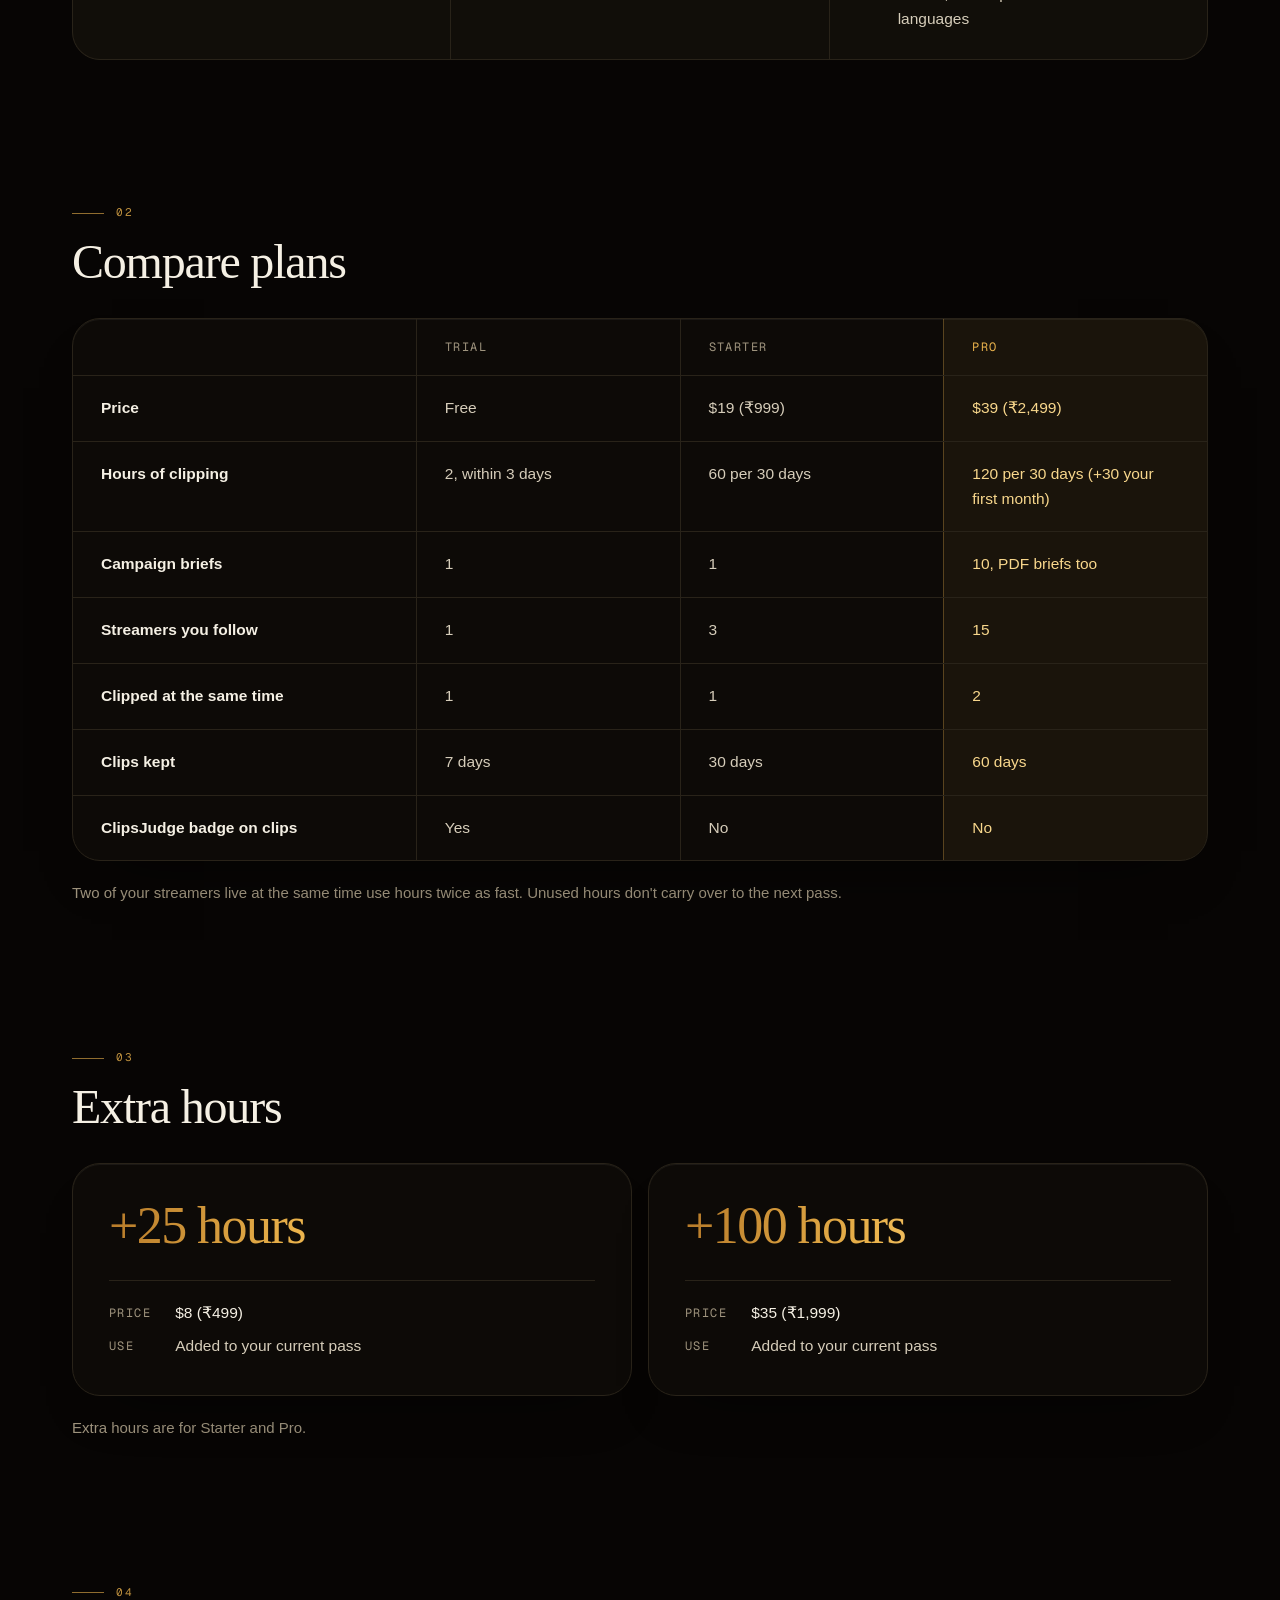
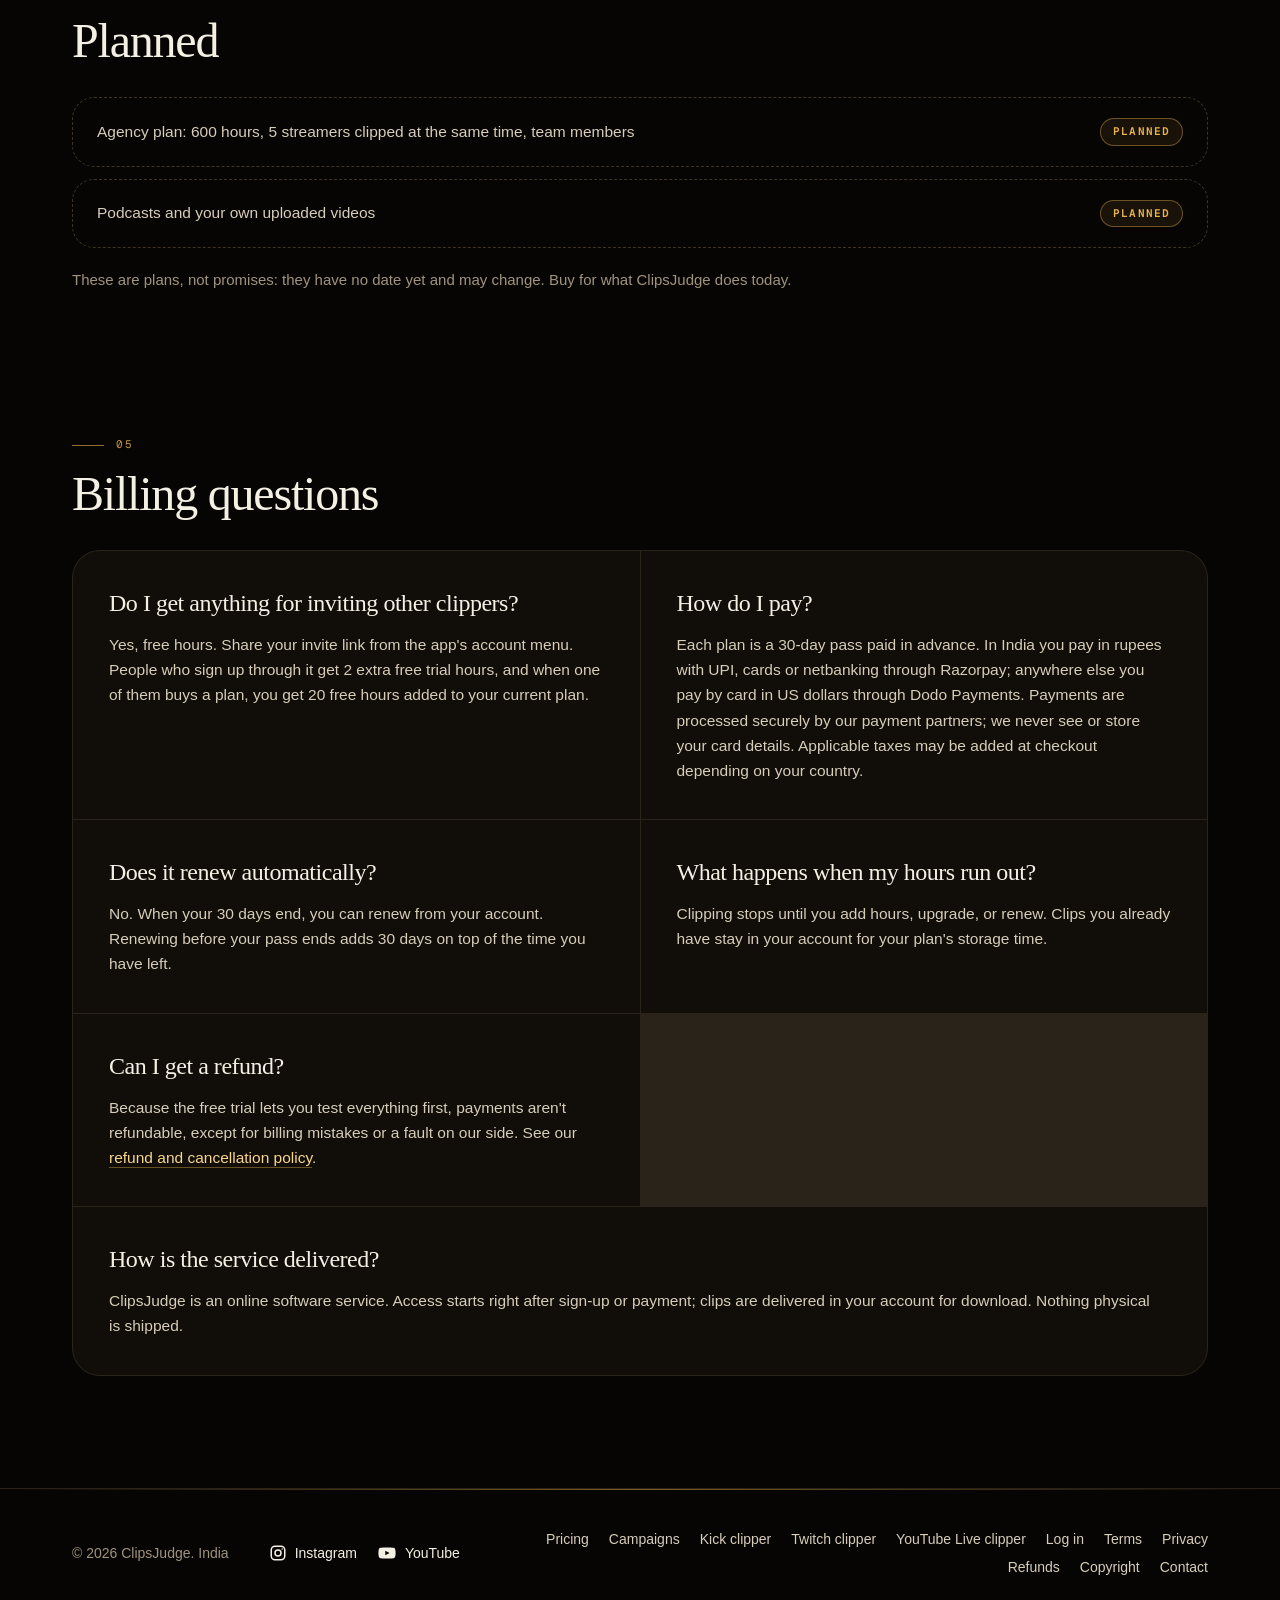
<file: pricing.html>
<!doctype html><html lang="en"><head><meta charset="utf-8"><meta name="viewport" content="width=device-width, initial-scale=1, viewport-fit=cover"><meta name="theme-color" content="#090705">
<link rel="preconnect" href="https://api.fontshare.com" crossorigin="anonymous"><link rel="preconnect" href="https://fonts.googleapis.com"><link rel="preconnect" href="https://fonts.gstatic.com" crossorigin="anonymous">
<link rel="stylesheet" href="https://api.fontshare.com/v2/css?f[]=zodiak@300,400,500,301,401&amp;f[]=general-sans@400,500,600,700&amp;display=swap">
<link rel="stylesheet" href="https://fonts.googleapis.com/css2?family=Geist+Mono:wght@400;500;600&amp;display=swap">
<link rel="stylesheet" href="/assets/site-1o1opwyt.css">
<link rel="icon" href="/favicon.ico" sizes="48x48"><link rel="icon" href="/icon.svg" type="image/svg+xml"><link rel="apple-touch-icon" href="/apple-touch-icon.png"><link rel="manifest" href="/site.webmanifest">
<script src="/analytics.js" defer></script><meta name="description" content="ClipsJudge plans: Starter $19 (₹999 in India) and Pro $39 (₹2,499 in India) for 30 days. Free trial, no automatic renewal."><meta property="og:title" content="Pricing · ClipsJudge"><meta property="og:description" content="ClipsJudge plans: Starter $19 (₹999 in India) and Pro $39 (₹2,499 in India) for 30 days. Free trial, no automatic renewal."><meta property="og:type" content="website"><meta property="og:image" content="https://clipsjudge.com/og-image.png"><meta name="twitter:card" content="summary_large_image"><meta name="twitter:image" content="https://clipsjudge.com/og-image.png"><link rel="canonical" href="https://clipsjudge.com/pricing"><title>Pricing · ClipsJudge</title><script type="module" src="/assets/pricing-IC4FWSNE.js"></script></head><body><div id="root"><link rel="preload" as="image" href="/icon.svg"/><div class="grain relative"><div aria-hidden="true" class="hairline-grid pointer-events-none absolute inset-x-0 top-0 h-[700px]"></div><div aria-hidden="true" class="bg-glow pointer-events-none absolute -top-40 left-1/2 h-[800px] w-[1100px] -translate-x-1/2 opacity-80"></div><header class="sticky top-0 z-50 pt-3"><div class="container-site"><div class="flex h-14 items-center gap-4 rounded-full border pl-3 pr-2 transition-all duration-500 ease-[var(--ease-out-expo)] border-transparent bg-transparent"><a href="/" aria-label="ClipsJudge home" class="mr-auto flex items-center gap-2.5 font-display text-[22px] font-medium tracking-[-0.02em] text-foreground no-underline"><img src="/icon.svg" alt="" width="28" height="28" class="size-7 rounded-lg ring-1 ring-foreground/10" aria-hidden="true"/>ClipsJudge</a><nav aria-label="Main" class="flex items-center gap-5 md:gap-7"><a class="relative text-[14.5px] text-soft no-underline transition-colors hover:text-foreground after:absolute after:-bottom-1 after:left-0 after:h-px after:w-full after:origin-left after:scale-x-0 after:bg-gold after:transition-transform after:duration-300 hover:after:scale-x-100 data-[status=active]:text-foreground hidden md:inline-flex" href="/#how">How it works</a><a class="relative text-[14.5px] text-soft no-underline transition-colors hover:text-foreground after:absolute after:-bottom-1 after:left-0 after:h-px after:w-full after:origin-left after:scale-x-0 after:bg-gold after:transition-transform after:duration-300 hover:after:scale-x-100 data-[status=active]:text-foreground hidden md:inline-flex" href="/campaigns">Campaigns</a><a href="/pricing" class="relative text-[14.5px] text-soft no-underline transition-colors hover:text-foreground after:absolute after:-bottom-1 after:left-0 after:h-px after:w-full after:origin-left after:scale-x-0 after:bg-gold after:transition-transform after:duration-300 hover:after:scale-x-100 data-[status=active]:text-foreground">Pricing</a><a class="relative text-[14.5px] text-soft no-underline transition-colors hover:text-foreground after:absolute after:-bottom-1 after:left-0 after:h-px after:w-full after:origin-left after:scale-x-0 after:bg-gold after:transition-transform after:duration-300 hover:after:scale-x-100 data-[status=active]:text-foreground" href="https://app.clipsjudge.com/app">Log in</a><span class="hidden items-center gap-4 border-l border-line pl-5 md:flex"><a class="text-soft transition-colors hover:text-gold" href="https://www.instagram.com/clipsjudge/" target="_blank" rel="noopener" aria-label="ClipsJudge on Instagram"><svg width="18" height="18" viewBox="0 0 24 24" fill="none" stroke="currentColor" stroke-width="2" aria-hidden="true"><rect x="3" y="3" width="18" height="18" rx="5"></rect><circle cx="12" cy="12" r="4"></circle><circle cx="17.5" cy="6.5" r="1" fill="currentColor" stroke="none"></circle></svg></a><a class="text-soft transition-colors hover:text-gold" href="https://www.youtube.com/channel/UC_itZuvUH5DGEf6iC6bG_gw" target="_blank" rel="noopener" aria-label="ClipsJudge on YouTube"><svg width="20" height="18" viewBox="0 0 24 24" fill="currentColor" aria-hidden="true"><path d="M23 7.2a3 3 0 0 0-2.1-2.1C19 4.6 12 4.6 12 4.6s-7 0-8.9.5A3 3 0 0 0 1 7.2 31 31 0 0 0 .5 12 31 31 0 0 0 1 16.8a3 3 0 0 0 2.1 2.1c1.9.5 8.9.5 8.9.5s7 0 8.9-.5a3 3 0 0 0 2.1-2.1 31 31 0 0 0 .5-4.8 31 31 0 0 0-.5-4.8zM9.7 15.1V8.9l5.8 3.1-5.8 3.1z"></path></svg></a></span><a data-magnetic="" class="group/btn relative items-center justify-center gap-2 rounded-full font-sans font-medium tracking-[0.005em] no-underline whitespace-nowrap transition-[transform,translate,scale,box-shadow,background-color,border-color,color,filter] duration-500 ease-[var(--ease-out-expo)] active:scale-[0.98] shine bg-gold-gradient text-gold-foreground shadow-gold hover:-translate-y-0.5 hover:brightness-[1.06] hover:text-gold-foreground h-10 px-4 text-sm hidden md:inline-flex" href="https://app.clipsjudge.com/app/signup?src=website">Sign up free</a></nav></div></div></header><main class="container-site relative pb-28 pt-16 md:pt-24"><div data-shown="false" class="reveal mx-auto max-w-[820px] text-center"><h1 class="text-[clamp(64px,11vw,148px)] font-light leading-[0.9] tracking-[-0.04em]">Pricing</h1><p class="mx-auto mt-7 max-w-[40em] text-[17px] leading-relaxed text-soft md:text-[19px]">Priced by hours of stream we clip for you, live or past, not by clips. Each plan is a 30-day pass: you pay once, nothing renews automatically, and you renew only if you want to. In India, pay in rupees with UPI, cards or netbanking.</p></div><div class="mt-16 md:mt-24"><div class="grid gap-5 md:grid-cols-3 md:items-stretch md:gap-4 lg:gap-6"><div data-shown="false" class="reveal flex"><article data-spotlight="true" class="relative flex w-full flex-col rounded-4xl p-7 transition-transform duration-500 ease-[var(--ease-out-expo)] hover:-translate-y-1 md:p-8 spotlight spotlight-edge border border-line bg-panel/70 shadow-panel"><div class="flex items-center justify-between gap-3"><h3 class="font-display text-[26px] tracking-[-0.02em]">Free trial</h3></div><div class="mt-7 flex items-baseline gap-2"><span class="font-display text-[72px] font-light leading-none tracking-[-0.04em]">$0</span></div><div class="mt-4 min-h-[44px] space-y-1"></div><div class="my-6 h-px bg-gradient-to-r from-line-2 via-line to-transparent"></div><ul class="mb-8 grid gap-3.5 text-[15.5px] leading-snug text-soft"><li class="flex gap-3"><span class="mt-0.5 grid size-5 shrink-0 place-items-center rounded-full bg-gold/12 text-gold"><svg viewBox="0 0 16 16" class="size-3" fill="none" stroke="currentColor" stroke-width="2" stroke-linecap="round" stroke-linejoin="round" aria-hidden="true"><path d="M3.5 8.5l3 3 6-7"></path></svg></span><span>2 hours of clipping or 3 days, whichever comes first</span></li><li class="flex gap-3"><span class="mt-0.5 grid size-5 shrink-0 place-items-center rounded-full bg-gold/12 text-gold"><svg viewBox="0 0 16 16" class="size-3" fill="none" stroke="currentColor" stroke-width="2" stroke-linecap="round" stroke-linejoin="round" aria-hidden="true"><path d="M3.5 8.5l3 3 6-7"></path></svg></span><span>1 streamer</span></li><li class="flex gap-3"><span class="mt-0.5 grid size-5 shrink-0 place-items-center rounded-full bg-gold/12 text-gold"><svg viewBox="0 0 16 16" class="size-3" fill="none" stroke="currentColor" stroke-width="2" stroke-linecap="round" stroke-linejoin="round" aria-hidden="true"><path d="M3.5 8.5l3 3 6-7"></path></svg></span><span>Clips kept 7 days, with a small ClipsJudge badge</span></li><li class="flex gap-3"><span class="mt-0.5 grid size-5 shrink-0 place-items-center rounded-full bg-gold/12 text-gold"><svg viewBox="0 0 16 16" class="size-3" fill="none" stroke="currentColor" stroke-width="2" stroke-linecap="round" stroke-linejoin="round" aria-hidden="true"><path d="M3.5 8.5l3 3 6-7"></path></svg></span><span>No card needed</span></li></ul><a class="group/btn relative inline-flex items-center justify-center gap-2 rounded-full font-sans font-medium tracking-[0.005em] no-underline whitespace-nowrap transition-[transform,translate,scale,box-shadow,background-color,border-color,color,filter] duration-500 ease-[var(--ease-out-expo)] active:scale-[0.98] border border-line-2 bg-foreground/[0.02] text-foreground hover:border-gold/70 hover:bg-gold/[0.06] hover:text-foreground h-[52px] px-7 text-[15.5px] w-full mt-auto" href="https://app.clipsjudge.com/app/signup?src=website">Start free trial</a></article></div><div data-shown="false" class="reveal flex" style="transition-delay:90ms"><article data-spotlight="true" class="relative flex w-full flex-col rounded-4xl p-7 transition-transform duration-500 ease-[var(--ease-out-expo)] hover:-translate-y-1 md:p-8 spotlight spotlight-edge border border-line bg-panel/70 shadow-panel"><div class="flex items-center justify-between gap-3"><h3 class="font-display text-[26px] tracking-[-0.02em]">Starter</h3></div><div class="mt-7 flex items-baseline gap-2"><span class="font-display text-[72px] font-light leading-none tracking-[-0.04em]">$19</span><small class="font-mono text-[13px] text-muted-foreground">/ 30 days</small></div><div class="mt-4 min-h-[44px] space-y-1"><p class="font-mono text-[11px] font-semibold uppercase tracking-[0.1em] text-gold">Launch price · first 50 clients</p><p class="text-[15px] text-soft">₹999 in India</p></div><div class="my-6 h-px bg-gradient-to-r from-line-2 via-line to-transparent"></div><ul class="mb-8 grid gap-3.5 text-[15.5px] leading-snug text-soft"><li class="flex gap-3"><span class="mt-0.5 grid size-5 shrink-0 place-items-center rounded-full bg-gold/12 text-gold"><svg viewBox="0 0 16 16" class="size-3" fill="none" stroke="currentColor" stroke-width="2" stroke-linecap="round" stroke-linejoin="round" aria-hidden="true"><path d="M3.5 8.5l3 3 6-7"></path></svg></span><span>60 hours of clipping</span></li><li class="flex gap-3"><span class="mt-0.5 grid size-5 shrink-0 place-items-center rounded-full bg-gold/12 text-gold"><svg viewBox="0 0 16 16" class="size-3" fill="none" stroke="currentColor" stroke-width="2" stroke-linecap="round" stroke-linejoin="round" aria-hidden="true"><path d="M3.5 8.5l3 3 6-7"></path></svg></span><span>3 streamers</span></li><li class="flex gap-3"><span class="mt-0.5 grid size-5 shrink-0 place-items-center rounded-full bg-gold/12 text-gold"><svg viewBox="0 0 16 16" class="size-3" fill="none" stroke="currentColor" stroke-width="2" stroke-linecap="round" stroke-linejoin="round" aria-hidden="true"><path d="M3.5 8.5l3 3 6-7"></path></svg></span><span>1 streamer clipped at a time</span></li><li class="flex gap-3"><span class="mt-0.5 grid size-5 shrink-0 place-items-center rounded-full bg-gold/12 text-gold"><svg viewBox="0 0 16 16" class="size-3" fill="none" stroke="currentColor" stroke-width="2" stroke-linecap="round" stroke-linejoin="round" aria-hidden="true"><path d="M3.5 8.5l3 3 6-7"></path></svg></span><span>Clips kept 30 days, no badge</span></li><li class="flex gap-3"><span class="mt-0.5 grid size-5 shrink-0 place-items-center rounded-full bg-gold/12 text-gold"><svg viewBox="0 0 16 16" class="size-3" fill="none" stroke="currentColor" stroke-width="2" stroke-linecap="round" stroke-linejoin="round" aria-hidden="true"><path d="M3.5 8.5l3 3 6-7"></path></svg></span><span>1 campaign brief</span></li></ul><a class="group/btn relative inline-flex items-center justify-center gap-2 rounded-full font-sans font-medium tracking-[0.005em] no-underline whitespace-nowrap transition-[transform,translate,scale,box-shadow,background-color,border-color,color,filter] duration-500 ease-[var(--ease-out-expo)] active:scale-[0.98] border border-line-2 bg-foreground/[0.02] text-foreground hover:border-gold/70 hover:bg-gold/[0.06] hover:text-foreground h-[52px] px-7 text-[15.5px] w-full mt-auto" href="https://app.clipsjudge.com/app/signup?src=website">Start free trial</a></article></div><div data-shown="false" class="reveal flex" style="transition-delay:180ms"><article data-spotlight="true" class="relative flex w-full flex-col rounded-4xl p-7 transition-transform duration-500 ease-[var(--ease-out-expo)] hover:-translate-y-1 md:p-8 beam spotlight ring-gold bg-pro shadow-gold-lg md:-my-4 md:py-12"><div aria-hidden="true" class="pointer-events-none absolute inset-x-10 -top-px h-px bg-gradient-to-r from-transparent via-gold-hi to-transparent"></div><div class="flex items-center justify-between gap-3"><h3 class="font-display text-[26px] tracking-[-0.02em]">Pro</h3><span class="rounded-full bg-gold-gradient px-3 py-1 font-mono text-[11px] font-bold uppercase tracking-[0.08em] text-gold-foreground">Most popular</span></div><div class="mt-7 flex items-baseline gap-2"><span class="font-display text-[72px] font-light leading-none tracking-[-0.04em] text-gold-gradient">$39</span><small class="font-mono text-[13px] text-muted-foreground">/ 30 days</small></div><div class="mt-4 min-h-[44px] space-y-1"><p class="font-mono text-[11px] font-semibold uppercase tracking-[0.1em] text-gold">Launch price · first 50 clients</p><p class="text-[15px] text-soft">₹2,499 in India</p></div><div class="my-6 h-px bg-gradient-to-r from-line-2 via-line to-transparent"></div><ul class="mb-8 grid gap-3.5 text-[15.5px] leading-snug text-soft"><li class="flex gap-3"><span class="mt-0.5 grid size-5 shrink-0 place-items-center rounded-full bg-gold text-gold-foreground"><svg viewBox="0 0 16 16" class="size-3" fill="none" stroke="currentColor" stroke-width="2" stroke-linecap="round" stroke-linejoin="round" aria-hidden="true"><path d="M3.5 8.5l3 3 6-7"></path></svg></span><span>120 hours of clipping</span></li><li class="flex gap-3"><span class="mt-0.5 grid size-5 shrink-0 place-items-center rounded-full bg-gold text-gold-foreground"><svg viewBox="0 0 16 16" class="size-3" fill="none" stroke="currentColor" stroke-width="2" stroke-linecap="round" stroke-linejoin="round" aria-hidden="true"><path d="M3.5 8.5l3 3 6-7"></path></svg></span><span>+30 bonus hours your first month</span></li><li class="flex gap-3"><span class="mt-0.5 grid size-5 shrink-0 place-items-center rounded-full bg-gold text-gold-foreground"><svg viewBox="0 0 16 16" class="size-3" fill="none" stroke="currentColor" stroke-width="2" stroke-linecap="round" stroke-linejoin="round" aria-hidden="true"><path d="M3.5 8.5l3 3 6-7"></path></svg></span><span>15 streamers</span></li><li class="flex gap-3"><span class="mt-0.5 grid size-5 shrink-0 place-items-center rounded-full bg-gold text-gold-foreground"><svg viewBox="0 0 16 16" class="size-3" fill="none" stroke="currentColor" stroke-width="2" stroke-linecap="round" stroke-linejoin="round" aria-hidden="true"><path d="M3.5 8.5l3 3 6-7"></path></svg></span><span>2 streamers clipped at the same time</span></li><li class="flex gap-3"><span class="mt-0.5 grid size-5 shrink-0 place-items-center rounded-full bg-gold text-gold-foreground"><svg viewBox="0 0 16 16" class="size-3" fill="none" stroke="currentColor" stroke-width="2" stroke-linecap="round" stroke-linejoin="round" aria-hidden="true"><path d="M3.5 8.5l3 3 6-7"></path></svg></span><span>Clips kept 60 days, no badge</span></li><li class="flex gap-3"><span class="mt-0.5 grid size-5 shrink-0 place-items-center rounded-full bg-gold text-gold-foreground"><svg viewBox="0 0 16 16" class="size-3" fill="none" stroke="currentColor" stroke-width="2" stroke-linecap="round" stroke-linejoin="round" aria-hidden="true"><path d="M3.5 8.5l3 3 6-7"></path></svg></span><span>10 campaign briefs, PDF briefs too</span></li></ul><a class="group/btn relative inline-flex items-center justify-center gap-2 rounded-full font-sans font-medium tracking-[0.005em] no-underline whitespace-nowrap transition-[transform,translate,scale,box-shadow,background-color,border-color,color,filter] duration-500 ease-[var(--ease-out-expo)] active:scale-[0.98] shine bg-gold-gradient text-gold-foreground shadow-gold hover:-translate-y-0.5 hover:brightness-[1.06] hover:text-gold-foreground h-[52px] px-7 text-[15.5px] w-full mt-auto" href="https://app.clipsjudge.com/app/signup?src=website">Start free trial</a></article></div></div></div><div data-shown="false" class="reveal mb-8 mt-28 md:mt-36"><span aria-hidden="true" class="mb-4 flex items-center gap-3 font-mono text-[11px] tracking-[0.18em] text-gold/80"><span class="h-px w-8 bg-gold/60"></span>01</span><h2 class="text-[clamp(30px,4.6vw,48px)] leading-none">Every plan includes</h2></div><ul class="grid gap-px overflow-hidden rounded-3xl border border-line bg-line sm:grid-cols-2 lg:grid-cols-3"><li data-spotlight="true" class="spotlight flex gap-4 bg-panel p-6 md:p-7"><span class="grid size-6 shrink-0 place-items-center rounded-full bg-gold/12 text-gold"><svg viewBox="0 0 16 16" class="size-3.5" fill="none" stroke="currentColor" stroke-width="2" stroke-linecap="round" stroke-linejoin="round" aria-hidden="true"><path d="M3.5 8.5l3 3 6-7"></path></svg></span><span class="text-[15.5px] leading-relaxed text-soft">Live clipping on Twitch, Kick and YouTube, starting by itself when your streamers go live</span></li><li data-spotlight="true" class="spotlight flex gap-4 bg-panel p-6 md:p-7"><span class="grid size-6 shrink-0 place-items-center rounded-full bg-gold/12 text-gold"><svg viewBox="0 0 16 16" class="size-3.5" fill="none" stroke="currentColor" stroke-width="2" stroke-linecap="round" stroke-linejoin="round" aria-hidden="true"><path d="M3.5 8.5l3 3 6-7"></path></svg></span><span class="text-[15.5px] leading-relaxed text-soft">Vertical clips with subtitles, 15-30 seconds (campaign clips up to 60 s)</span></li><li data-spotlight="true" class="spotlight flex gap-4 bg-panel p-6 md:p-7"><span class="grid size-6 shrink-0 place-items-center rounded-full bg-gold/12 text-gold"><svg viewBox="0 0 16 16" class="size-3.5" fill="none" stroke="currentColor" stroke-width="2" stroke-linecap="round" stroke-linejoin="round" aria-hidden="true"><path d="M3.5 8.5l3 3 6-7"></path></svg></span><span class="text-[15.5px] leading-relaxed text-soft">An AI score out of 10 on every clip; only clips scoring 6 or more reach you by default, and you can change it</span></li><li data-spotlight="true" class="spotlight flex gap-4 bg-panel p-6 md:p-7"><span class="grid size-6 shrink-0 place-items-center rounded-full bg-gold/12 text-gold"><svg viewBox="0 0 16 16" class="size-3.5" fill="none" stroke="currentColor" stroke-width="2" stroke-linecap="round" stroke-linejoin="round" aria-hidden="true"><path d="M3.5 8.5l3 3 6-7"></path></svg></span><span class="text-[15.5px] leading-relaxed text-soft">A title, a caption that credits the creator, and hashtags for every clip</span></li><li data-spotlight="true" class="spotlight flex gap-4 bg-panel p-6 md:p-7"><span class="grid size-6 shrink-0 place-items-center rounded-full bg-gold/12 text-gold"><svg viewBox="0 0 16 16" class="size-3.5" fill="none" stroke="currentColor" stroke-width="2" stroke-linecap="round" stroke-linejoin="round" aria-hidden="true"><path d="M3.5 8.5l3 3 6-7"></path></svg></span><span class="text-[15.5px] leading-relaxed text-soft">Your dashboard on any phone or laptop</span></li><li data-spotlight="true" class="spotlight flex gap-4 bg-panel p-6 md:p-7"><span class="grid size-6 shrink-0 place-items-center rounded-full bg-gold/12 text-gold"><svg viewBox="0 0 16 16" class="size-3.5" fill="none" stroke="currentColor" stroke-width="2" stroke-linecap="round" stroke-linejoin="round" aria-hidden="true"><path d="M3.5 8.5l3 3 6-7"></path></svg></span><span class="text-[15.5px] leading-relaxed text-soft">Your brand on the clips you download: caption style, colour, font, logo and handle, and captions translated into 7 languages</span></li></ul><div data-shown="false" class="reveal mb-8 mt-28 md:mt-36"><span aria-hidden="true" class="mb-4 flex items-center gap-3 font-mono text-[11px] tracking-[0.18em] text-gold/80"><span class="h-px w-8 bg-gold/60"></span>02</span><h2 class="text-[clamp(30px,4.6vw,48px)] leading-none">Compare plans</h2></div><div data-shown="false" class="reveal"><div data-spotlight="true" class="spotlight spotlight-edge overflow-hidden rounded-3xl border border-line bg-panel/60 shadow-panel"><div class="hidden grid-cols-[1.3fr_1fr_1fr_1fr] border-b border-line font-mono text-xs uppercase tracking-[0.12em] text-muted-foreground md:grid"><div class="px-7 py-5"></div><div class="border-l border-line px-7 py-5">Trial</div><div class="border-l border-line px-7 py-5">Starter</div><div class="border-l border-gold/30 bg-gold/[0.06] px-7 py-5 text-gold">Pro</div></div><div class="grid gap-3 px-6 py-5 md:grid-cols-[1.3fr_1fr_1fr_1fr] md:gap-0 md:p-0"><h3 class="font-sans text-[15.5px] font-semibold tracking-normal text-foreground md:px-7 md:py-5">Price</h3><dl class="contents"><div class="flex items-baseline justify-between gap-4 md:block md:border-l md:px-7 md:py-5 md:border-line"><dt class="font-mono text-xs uppercase tracking-[0.12em] text-muted-foreground md:sr-only">Trial</dt><dd class="text-[15.5px] text-soft">Free</dd></div><div class="flex items-baseline justify-between gap-4 md:block md:border-l md:px-7 md:py-5 md:border-line"><dt class="font-mono text-xs uppercase tracking-[0.12em] text-muted-foreground md:sr-only">Starter</dt><dd class="text-[15.5px] text-soft">$19 (₹999)</dd></div><div class="flex items-baseline justify-between gap-4 md:block md:border-l md:px-7 md:py-5 md:border-gold/30 md:bg-gold/[0.06]"><dt class="font-mono text-xs uppercase tracking-[0.12em] text-muted-foreground md:sr-only">Pro</dt><dd class="text-[15.5px] font-medium text-gold-hi">$39 (₹2,499)</dd></div></dl></div><div class="grid gap-3 px-6 py-5 md:grid-cols-[1.3fr_1fr_1fr_1fr] md:gap-0 md:p-0 border-t border-line"><h3 class="font-sans text-[15.5px] font-semibold tracking-normal text-foreground md:px-7 md:py-5">Hours of clipping</h3><dl class="contents"><div class="flex items-baseline justify-between gap-4 md:block md:border-l md:px-7 md:py-5 md:border-line"><dt class="font-mono text-xs uppercase tracking-[0.12em] text-muted-foreground md:sr-only">Trial</dt><dd class="text-[15.5px] text-soft">2, within 3 days</dd></div><div class="flex items-baseline justify-between gap-4 md:block md:border-l md:px-7 md:py-5 md:border-line"><dt class="font-mono text-xs uppercase tracking-[0.12em] text-muted-foreground md:sr-only">Starter</dt><dd class="text-[15.5px] text-soft">60 per 30 days</dd></div><div class="flex items-baseline justify-between gap-4 md:block md:border-l md:px-7 md:py-5 md:border-gold/30 md:bg-gold/[0.06]"><dt class="font-mono text-xs uppercase tracking-[0.12em] text-muted-foreground md:sr-only">Pro</dt><dd class="text-[15.5px] font-medium text-gold-hi">120 per 30 days (+30 your first month)</dd></div></dl></div><div class="grid gap-3 px-6 py-5 md:grid-cols-[1.3fr_1fr_1fr_1fr] md:gap-0 md:p-0 border-t border-line"><h3 class="font-sans text-[15.5px] font-semibold tracking-normal text-foreground md:px-7 md:py-5">Campaign briefs</h3><dl class="contents"><div class="flex items-baseline justify-between gap-4 md:block md:border-l md:px-7 md:py-5 md:border-line"><dt class="font-mono text-xs uppercase tracking-[0.12em] text-muted-foreground md:sr-only">Trial</dt><dd class="text-[15.5px] text-soft">1</dd></div><div class="flex items-baseline justify-between gap-4 md:block md:border-l md:px-7 md:py-5 md:border-line"><dt class="font-mono text-xs uppercase tracking-[0.12em] text-muted-foreground md:sr-only">Starter</dt><dd class="text-[15.5px] text-soft">1</dd></div><div class="flex items-baseline justify-between gap-4 md:block md:border-l md:px-7 md:py-5 md:border-gold/30 md:bg-gold/[0.06]"><dt class="font-mono text-xs uppercase tracking-[0.12em] text-muted-foreground md:sr-only">Pro</dt><dd class="text-[15.5px] font-medium text-gold-hi">10, PDF briefs too</dd></div></dl></div><div class="grid gap-3 px-6 py-5 md:grid-cols-[1.3fr_1fr_1fr_1fr] md:gap-0 md:p-0 border-t border-line"><h3 class="font-sans text-[15.5px] font-semibold tracking-normal text-foreground md:px-7 md:py-5">Streamers you follow</h3><dl class="contents"><div class="flex items-baseline justify-between gap-4 md:block md:border-l md:px-7 md:py-5 md:border-line"><dt class="font-mono text-xs uppercase tracking-[0.12em] text-muted-foreground md:sr-only">Trial</dt><dd class="text-[15.5px] text-soft">1</dd></div><div class="flex items-baseline justify-between gap-4 md:block md:border-l md:px-7 md:py-5 md:border-line"><dt class="font-mono text-xs uppercase tracking-[0.12em] text-muted-foreground md:sr-only">Starter</dt><dd class="text-[15.5px] text-soft">3</dd></div><div class="flex items-baseline justify-between gap-4 md:block md:border-l md:px-7 md:py-5 md:border-gold/30 md:bg-gold/[0.06]"><dt class="font-mono text-xs uppercase tracking-[0.12em] text-muted-foreground md:sr-only">Pro</dt><dd class="text-[15.5px] font-medium text-gold-hi">15</dd></div></dl></div><div class="grid gap-3 px-6 py-5 md:grid-cols-[1.3fr_1fr_1fr_1fr] md:gap-0 md:p-0 border-t border-line"><h3 class="font-sans text-[15.5px] font-semibold tracking-normal text-foreground md:px-7 md:py-5">Clipped at the same time</h3><dl class="contents"><div class="flex items-baseline justify-between gap-4 md:block md:border-l md:px-7 md:py-5 md:border-line"><dt class="font-mono text-xs uppercase tracking-[0.12em] text-muted-foreground md:sr-only">Trial</dt><dd class="text-[15.5px] text-soft">1</dd></div><div class="flex items-baseline justify-between gap-4 md:block md:border-l md:px-7 md:py-5 md:border-line"><dt class="font-mono text-xs uppercase tracking-[0.12em] text-muted-foreground md:sr-only">Starter</dt><dd class="text-[15.5px] text-soft">1</dd></div><div class="flex items-baseline justify-between gap-4 md:block md:border-l md:px-7 md:py-5 md:border-gold/30 md:bg-gold/[0.06]"><dt class="font-mono text-xs uppercase tracking-[0.12em] text-muted-foreground md:sr-only">Pro</dt><dd class="text-[15.5px] font-medium text-gold-hi">2</dd></div></dl></div><div class="grid gap-3 px-6 py-5 md:grid-cols-[1.3fr_1fr_1fr_1fr] md:gap-0 md:p-0 border-t border-line"><h3 class="font-sans text-[15.5px] font-semibold tracking-normal text-foreground md:px-7 md:py-5">Clips kept</h3><dl class="contents"><div class="flex items-baseline justify-between gap-4 md:block md:border-l md:px-7 md:py-5 md:border-line"><dt class="font-mono text-xs uppercase tracking-[0.12em] text-muted-foreground md:sr-only">Trial</dt><dd class="text-[15.5px] text-soft">7 days</dd></div><div class="flex items-baseline justify-between gap-4 md:block md:border-l md:px-7 md:py-5 md:border-line"><dt class="font-mono text-xs uppercase tracking-[0.12em] text-muted-foreground md:sr-only">Starter</dt><dd class="text-[15.5px] text-soft">30 days</dd></div><div class="flex items-baseline justify-between gap-4 md:block md:border-l md:px-7 md:py-5 md:border-gold/30 md:bg-gold/[0.06]"><dt class="font-mono text-xs uppercase tracking-[0.12em] text-muted-foreground md:sr-only">Pro</dt><dd class="text-[15.5px] font-medium text-gold-hi">60 days</dd></div></dl></div><div class="grid gap-3 px-6 py-5 md:grid-cols-[1.3fr_1fr_1fr_1fr] md:gap-0 md:p-0 border-t border-line"><h3 class="font-sans text-[15.5px] font-semibold tracking-normal text-foreground md:px-7 md:py-5">ClipsJudge badge on clips</h3><dl class="contents"><div class="flex items-baseline justify-between gap-4 md:block md:border-l md:px-7 md:py-5 md:border-line"><dt class="font-mono text-xs uppercase tracking-[0.12em] text-muted-foreground md:sr-only">Trial</dt><dd class="text-[15.5px] text-soft">Yes</dd></div><div class="flex items-baseline justify-between gap-4 md:block md:border-l md:px-7 md:py-5 md:border-line"><dt class="font-mono text-xs uppercase tracking-[0.12em] text-muted-foreground md:sr-only">Starter</dt><dd class="text-[15.5px] text-soft">No</dd></div><div class="flex items-baseline justify-between gap-4 md:block md:border-l md:px-7 md:py-5 md:border-gold/30 md:bg-gold/[0.06]"><dt class="font-mono text-xs uppercase tracking-[0.12em] text-muted-foreground md:sr-only">Pro</dt><dd class="text-[15.5px] font-medium text-gold-hi">No</dd></div></dl></div></div></div><p class="mt-5 text-[15px] text-muted-foreground">Two of your streamers live at the same time use hours twice as fast. Unused hours don&#x27;t carry over to the next pass.</p><div data-shown="false" class="reveal mb-8 mt-28 md:mt-36"><span aria-hidden="true" class="mb-4 flex items-center gap-3 font-mono text-[11px] tracking-[0.18em] text-gold/80"><span class="h-px w-8 bg-gold/60"></span>03</span><h2 class="text-[clamp(30px,4.6vw,48px)] leading-none">Extra hours</h2></div><div class="grid gap-4 md:grid-cols-2"><div data-shown="false" class="reveal"><div data-spotlight="true" class="spotlight spotlight-edge group relative overflow-hidden rounded-3xl border border-line bg-panel/70 p-7 shadow-panel md:p-9"><h3 class="font-display text-[52px] font-light leading-none tracking-[-0.03em] text-gold-gradient">+25 hours</h3><dl class="mt-7 grid grid-cols-[auto_1fr] gap-x-6 gap-y-2 border-t border-line pt-5 text-[15.5px]"><dt class="font-mono text-xs uppercase leading-6 tracking-[0.12em] text-muted-foreground">Price</dt><dd class="text-foreground">$8 (₹499)</dd><dt class="font-mono text-xs uppercase leading-6 tracking-[0.12em] text-muted-foreground">Use</dt><dd class="text-soft">Added to your current pass</dd></dl></div></div><div data-shown="false" class="reveal" style="transition-delay:90ms"><div data-spotlight="true" class="spotlight spotlight-edge group relative overflow-hidden rounded-3xl border border-line bg-panel/70 p-7 shadow-panel md:p-9"><h3 class="font-display text-[52px] font-light leading-none tracking-[-0.03em] text-gold-gradient">+100 hours</h3><dl class="mt-7 grid grid-cols-[auto_1fr] gap-x-6 gap-y-2 border-t border-line pt-5 text-[15.5px]"><dt class="font-mono text-xs uppercase leading-6 tracking-[0.12em] text-muted-foreground">Price</dt><dd class="text-foreground">$35 (₹1,999)</dd><dt class="font-mono text-xs uppercase leading-6 tracking-[0.12em] text-muted-foreground">Use</dt><dd class="text-soft">Added to your current pass</dd></dl></div></div></div><p class="mt-5 text-[15px] text-muted-foreground">Extra hours are for Starter and Pro.</p><div data-shown="false" class="reveal mb-8 mt-28 md:mt-36"><span aria-hidden="true" class="mb-4 flex items-center gap-3 font-mono text-[11px] tracking-[0.18em] text-gold/80"><span class="h-px w-8 bg-gold/60"></span>04</span><h2 class="text-[clamp(30px,4.6vw,48px)] leading-none">Planned</h2></div><ul class="grid gap-3"><li class="flex flex-col gap-3 rounded-2xl border border-dashed border-line-2 px-6 py-5 text-[15.5px] text-soft sm:flex-row sm:items-center sm:justify-between"><span>Agency plan: 600 hours, 5 streamers clipped at the same time, team members</span> <span class="w-max shrink-0 rounded-full border border-gold/40 bg-gold/[0.08] px-3 py-1 font-mono text-[11px] font-semibold uppercase tracking-[0.1em] text-gold">Planned</span></li><li class="flex flex-col gap-3 rounded-2xl border border-dashed border-line-2 px-6 py-5 text-[15.5px] text-soft sm:flex-row sm:items-center sm:justify-between"><span>Podcasts and your own uploaded videos</span> <span class="w-max shrink-0 rounded-full border border-gold/40 bg-gold/[0.08] px-3 py-1 font-mono text-[11px] font-semibold uppercase tracking-[0.1em] text-gold">Planned</span></li></ul><p class="mt-5 text-[15px] text-muted-foreground">These are plans, not promises: they have no date yet and may change. Buy for what ClipsJudge does today.</p><div data-shown="false" class="reveal mb-8 mt-28 md:mt-36"><span aria-hidden="true" class="mb-4 flex items-center gap-3 font-mono text-[11px] tracking-[0.18em] text-gold/80"><span class="h-px w-8 bg-gold/60"></span>05</span><h2 class="text-[clamp(30px,4.6vw,48px)] leading-none">Billing questions</h2></div><div class="grid gap-px overflow-hidden rounded-3xl border border-line bg-line md:grid-cols-2"><div data-spotlight="true" class="spotlight bg-panel p-7 md:p-9"><h3 class="text-[24px] leading-snug tracking-[-0.02em]">Do I get anything for inviting other clippers?</h3><p class="mt-3 text-[15.5px] leading-relaxed text-soft [&amp;_a]:text-gold-hi [&amp;_a]:underline [&amp;_a]:decoration-gold/40 [&amp;_a]:underline-offset-4">Yes, free hours. Share your invite link from the app&#x27;s account menu. People who sign up through it get 2 extra free trial hours, and when one of them buys a plan, you get 20 free hours added to your current plan.</p></div><div data-spotlight="true" class="spotlight bg-panel p-7 md:p-9"><h3 class="text-[24px] leading-snug tracking-[-0.02em]">How do I pay?</h3><p class="mt-3 text-[15.5px] leading-relaxed text-soft [&amp;_a]:text-gold-hi [&amp;_a]:underline [&amp;_a]:decoration-gold/40 [&amp;_a]:underline-offset-4">Each plan is a 30-day pass paid in advance. In India you pay in rupees with UPI, cards or netbanking through Razorpay; anywhere else you pay by card in US dollars through Dodo Payments. Payments are processed securely by our payment partners; we never see or store your card details. Applicable taxes may be added at checkout depending on your country.</p></div><div data-spotlight="true" class="spotlight bg-panel p-7 md:p-9"><h3 class="text-[24px] leading-snug tracking-[-0.02em]">Does it renew automatically?</h3><p class="mt-3 text-[15.5px] leading-relaxed text-soft [&amp;_a]:text-gold-hi [&amp;_a]:underline [&amp;_a]:decoration-gold/40 [&amp;_a]:underline-offset-4">No. When your 30 days end, you can renew from your account. Renewing before your pass ends adds 30 days on top of the time you have left.</p></div><div data-spotlight="true" class="spotlight bg-panel p-7 md:p-9"><h3 class="text-[24px] leading-snug tracking-[-0.02em]">What happens when my hours run out?</h3><p class="mt-3 text-[15.5px] leading-relaxed text-soft [&amp;_a]:text-gold-hi [&amp;_a]:underline [&amp;_a]:decoration-gold/40 [&amp;_a]:underline-offset-4">Clipping stops until you add hours, upgrade, or renew. Clips you already have stay in your account for your plan&#x27;s storage time.</p></div><div data-spotlight="true" class="spotlight bg-panel p-7 md:p-9"><h3 class="text-[24px] leading-snug tracking-[-0.02em]">Can I get a refund?</h3><p class="mt-3 text-[15.5px] leading-relaxed text-soft [&amp;_a]:text-gold-hi [&amp;_a]:underline [&amp;_a]:decoration-gold/40 [&amp;_a]:underline-offset-4">Because the free trial lets you test everything first, payments aren&#x27;t refundable, except for billing mistakes or a fault on our side. See our<!-- --> <a href="/refund">refund and cancellation policy</a>.</p></div><div data-spotlight="true" class="spotlight bg-panel p-7 md:p-9 md:col-span-2"><h3 class="text-[24px] leading-snug tracking-[-0.02em]">How is the service delivered?</h3><p class="mt-3 text-[15.5px] leading-relaxed text-soft [&amp;_a]:text-gold-hi [&amp;_a]:underline [&amp;_a]:decoration-gold/40 [&amp;_a]:underline-offset-4">ClipsJudge is an online software service. Access starts right after sign-up or payment; clips are delivered in your account for download. Nothing physical is shipped.</p></div></div></main><footer class="relative border-t border-line text-sm text-muted-foreground pb-10"><div aria-hidden="true" class="pointer-events-none absolute inset-x-0 top-0 h-px bg-gradient-to-r from-transparent via-gold/50 to-transparent"></div><div class="container-site grid gap-6 pt-10 md:grid-cols-[auto_auto_1fr] md:items-center md:gap-10"><span>© 2026 ClipsJudge. India</span><span class="flex gap-5"><a class="inline-flex items-center gap-2 text-foreground no-underline transition-colors hover:text-gold" href="https://www.instagram.com/clipsjudge/" target="_blank" rel="noopener" aria-label="ClipsJudge on Instagram"><svg width="18" height="18" viewBox="0 0 24 24" fill="none" stroke="currentColor" stroke-width="2" aria-hidden="true"><rect x="3" y="3" width="18" height="18" rx="5"></rect><circle cx="12" cy="12" r="4"></circle><circle cx="17.5" cy="6.5" r="1" fill="currentColor" stroke="none"></circle></svg><span>Instagram</span></a><a class="inline-flex items-center gap-2 text-foreground no-underline transition-colors hover:text-gold" href="https://www.youtube.com/channel/UC_itZuvUH5DGEf6iC6bG_gw" target="_blank" rel="noopener" aria-label="ClipsJudge on YouTube"><svg width="20" height="18" viewBox="0 0 24 24" fill="currentColor" aria-hidden="true"><path d="M23 7.2a3 3 0 0 0-2.1-2.1C19 4.6 12 4.6 12 4.6s-7 0-8.9.5A3 3 0 0 0 1 7.2 31 31 0 0 0 .5 12 31 31 0 0 0 1 16.8a3 3 0 0 0 2.1 2.1c1.9.5 8.9.5 8.9.5s7 0 8.9-.5a3 3 0 0 0 2.1-2.1 31 31 0 0 0 .5-4.8 31 31 0 0 0-.5-4.8zM9.7 15.1V8.9l5.8 3.1-5.8 3.1z"></path></svg><span>YouTube</span></a></span><span class="flex flex-wrap gap-x-5 gap-y-2 md:justify-end"><a href="/pricing" class="text-soft no-underline transition-colors hover:text-foreground">Pricing</a><a href="/campaigns" class="text-soft no-underline transition-colors hover:text-foreground">Campaigns</a><a href="/kick-clipper" class="text-soft no-underline transition-colors hover:text-foreground">Kick clipper</a><a href="/twitch-clipper" class="text-soft no-underline transition-colors hover:text-foreground">Twitch clipper</a><a href="/youtube-live-clipper" class="text-soft no-underline transition-colors hover:text-foreground">YouTube Live clipper</a><a href="https://app.clipsjudge.com/app" class="text-soft no-underline transition-colors hover:text-foreground">Log in</a><a href="/terms" class="text-soft no-underline transition-colors hover:text-foreground">Terms</a><a href="/privacy" class="text-soft no-underline transition-colors hover:text-foreground">Privacy</a><a href="/refund" class="text-soft no-underline transition-colors hover:text-foreground">Refunds</a><a href="/copyright" class="text-soft no-underline transition-colors hover:text-foreground">Copyright</a><a href="/contact" class="text-soft no-underline transition-colors hover:text-foreground">Contact</a></span></div></footer></div><div class="cursor-glow" aria-hidden="true"></div><div class="cursor-ring" aria-hidden="true"></div></div></body></html>
</file>
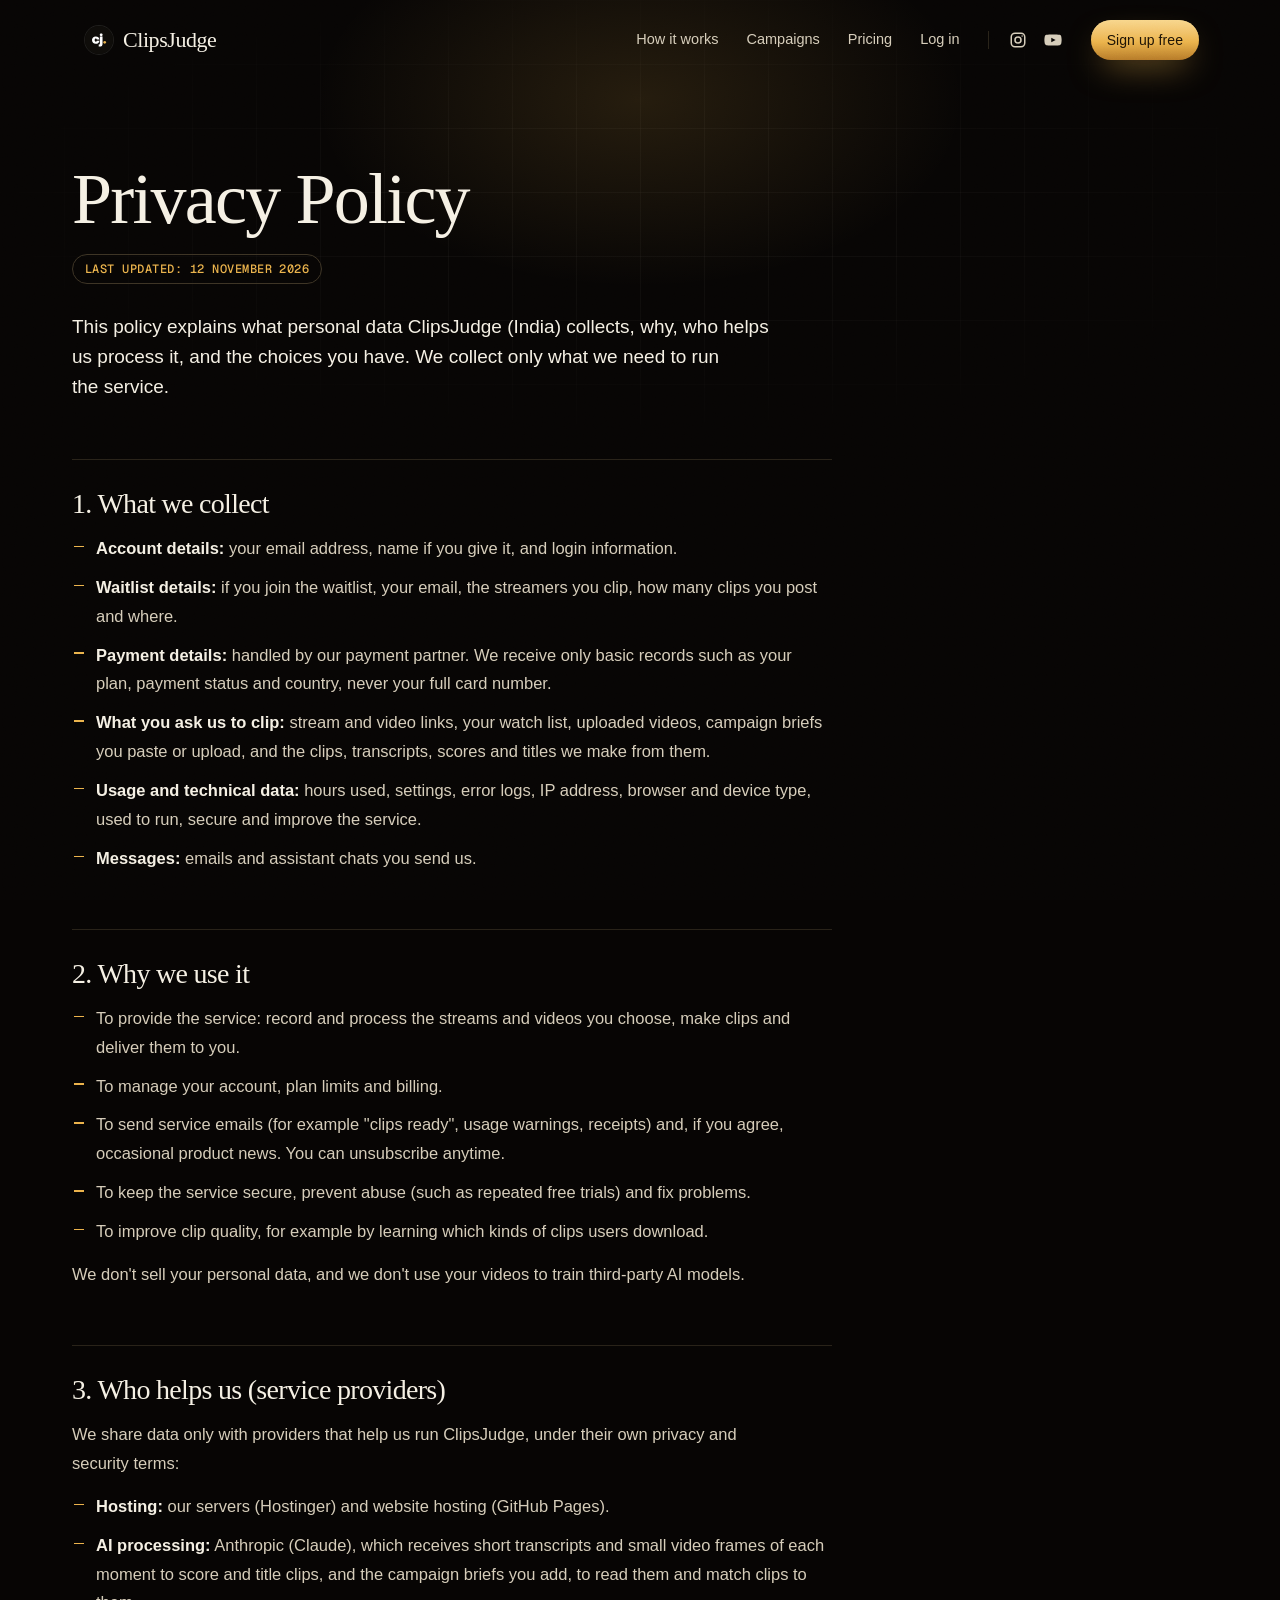
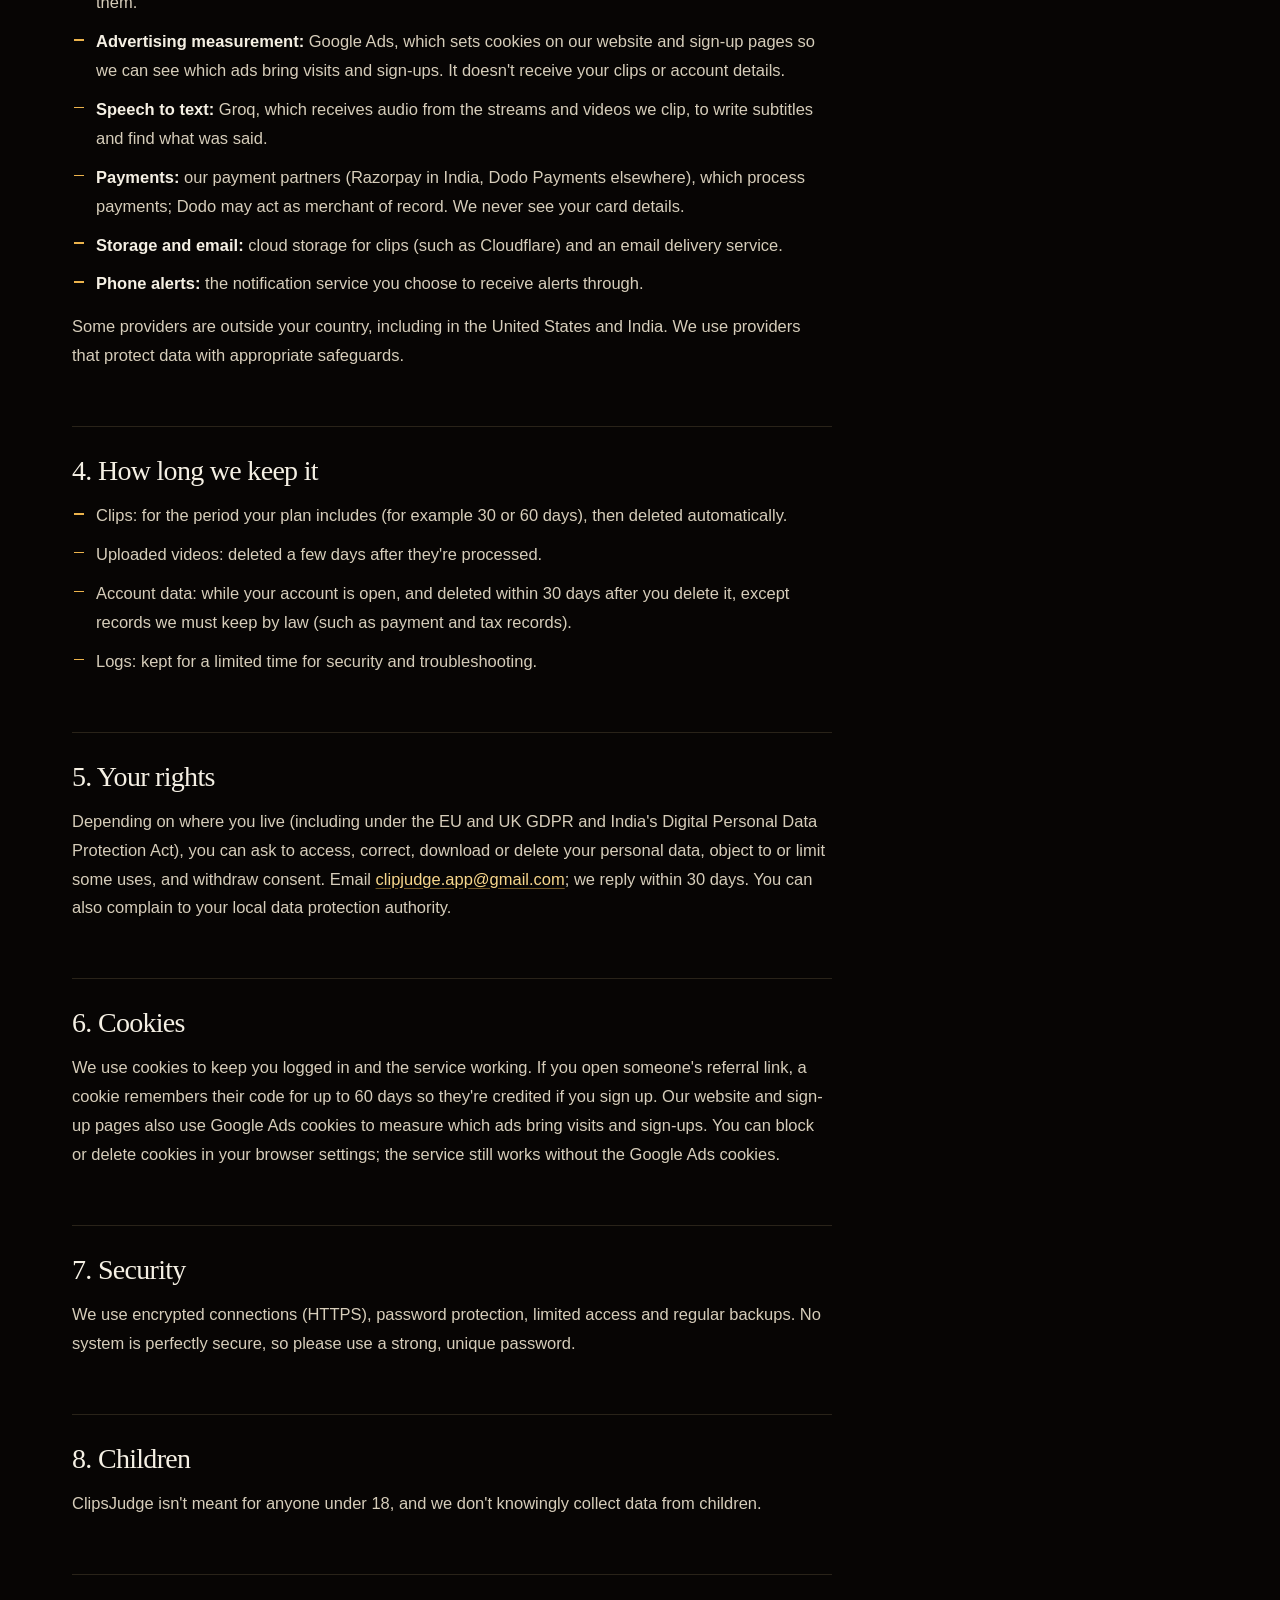
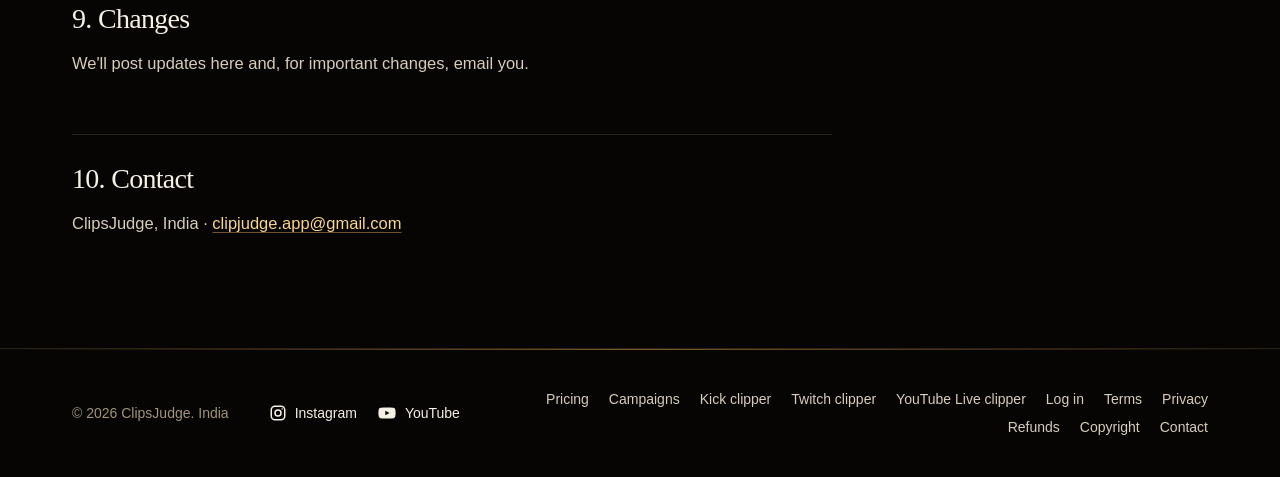
<file: privacy.html>
<!doctype html><html lang="en"><head><meta charset="utf-8"><meta name="viewport" content="width=device-width, initial-scale=1, viewport-fit=cover"><meta name="theme-color" content="#090705">
<link rel="preconnect" href="https://api.fontshare.com" crossorigin="anonymous"><link rel="preconnect" href="https://fonts.googleapis.com"><link rel="preconnect" href="https://fonts.gstatic.com" crossorigin="anonymous">
<link rel="stylesheet" href="https://api.fontshare.com/v2/css?f[]=zodiak@300,400,500,301,401&amp;f[]=general-sans@400,500,600,700&amp;display=swap">
<link rel="stylesheet" href="https://fonts.googleapis.com/css2?family=Geist+Mono:wght@400;500;600&amp;display=swap">
<link rel="stylesheet" href="/assets/site-1o1opwyt.css">
<link rel="icon" href="/favicon.ico" sizes="48x48"><link rel="icon" href="/icon.svg" type="image/svg+xml"><link rel="apple-touch-icon" href="/apple-touch-icon.png"><link rel="manifest" href="/site.webmanifest">
<script src="/analytics.js" defer></script><meta name="description" content="How ClipsJudge collects, uses and protects your data."><meta property="og:title" content="Privacy Policy · ClipsJudge"><meta property="og:description" content="How ClipsJudge collects, uses and protects your data."><meta property="og:type" content="website"><meta name="twitter:card" content="summary"><link rel="canonical" href="https://clipsjudge.com/privacy"><title>Privacy Policy · ClipsJudge</title><script type="module" src="/assets/privacy-FE4EWICN.js"></script></head><body><div id="root"><link rel="preload" as="image" href="/icon.svg"/><div class="grain relative flex min-h-screen flex-col"><div aria-hidden="true" class="hairline-grid pointer-events-none absolute inset-x-0 top-0 h-[520px] opacity-70"></div><div aria-hidden="true" class="bg-glow pointer-events-none absolute -top-40 left-1/2 h-[520px] w-[900px] -translate-x-1/2 opacity-60"></div><header class="sticky top-0 z-50 pt-3"><div class="container-site"><div class="flex h-14 items-center gap-4 rounded-full border pl-3 pr-2 transition-all duration-500 ease-[var(--ease-out-expo)] border-transparent bg-transparent"><a href="/" aria-label="ClipsJudge home" class="mr-auto flex items-center gap-2.5 font-display text-[22px] font-medium tracking-[-0.02em] text-foreground no-underline"><img src="/icon.svg" alt="" width="28" height="28" class="size-7 rounded-lg ring-1 ring-foreground/10" aria-hidden="true"/>ClipsJudge</a><nav aria-label="Main" class="flex items-center gap-5 md:gap-7"><a class="relative text-[14.5px] text-soft no-underline transition-colors hover:text-foreground after:absolute after:-bottom-1 after:left-0 after:h-px after:w-full after:origin-left after:scale-x-0 after:bg-gold after:transition-transform after:duration-300 hover:after:scale-x-100 data-[status=active]:text-foreground hidden md:inline-flex" href="/#how">How it works</a><a class="relative text-[14.5px] text-soft no-underline transition-colors hover:text-foreground after:absolute after:-bottom-1 after:left-0 after:h-px after:w-full after:origin-left after:scale-x-0 after:bg-gold after:transition-transform after:duration-300 hover:after:scale-x-100 data-[status=active]:text-foreground hidden md:inline-flex" href="/campaigns">Campaigns</a><a href="/pricing" class="relative text-[14.5px] text-soft no-underline transition-colors hover:text-foreground after:absolute after:-bottom-1 after:left-0 after:h-px after:w-full after:origin-left after:scale-x-0 after:bg-gold after:transition-transform after:duration-300 hover:after:scale-x-100 data-[status=active]:text-foreground">Pricing</a><a class="relative text-[14.5px] text-soft no-underline transition-colors hover:text-foreground after:absolute after:-bottom-1 after:left-0 after:h-px after:w-full after:origin-left after:scale-x-0 after:bg-gold after:transition-transform after:duration-300 hover:after:scale-x-100 data-[status=active]:text-foreground" href="https://app.clipsjudge.com/app">Log in</a><span class="hidden items-center gap-4 border-l border-line pl-5 md:flex"><a class="text-soft transition-colors hover:text-gold" href="https://www.instagram.com/clipsjudge/" target="_blank" rel="noopener" aria-label="ClipsJudge on Instagram"><svg width="18" height="18" viewBox="0 0 24 24" fill="none" stroke="currentColor" stroke-width="2" aria-hidden="true"><rect x="3" y="3" width="18" height="18" rx="5"></rect><circle cx="12" cy="12" r="4"></circle><circle cx="17.5" cy="6.5" r="1" fill="currentColor" stroke="none"></circle></svg></a><a class="text-soft transition-colors hover:text-gold" href="https://www.youtube.com/channel/UC_itZuvUH5DGEf6iC6bG_gw" target="_blank" rel="noopener" aria-label="ClipsJudge on YouTube"><svg width="20" height="18" viewBox="0 0 24 24" fill="currentColor" aria-hidden="true"><path d="M23 7.2a3 3 0 0 0-2.1-2.1C19 4.6 12 4.6 12 4.6s-7 0-8.9.5A3 3 0 0 0 1 7.2 31 31 0 0 0 .5 12 31 31 0 0 0 1 16.8a3 3 0 0 0 2.1 2.1c1.9.5 8.9.5 8.9.5s7 0 8.9-.5a3 3 0 0 0 2.1-2.1 31 31 0 0 0 .5-4.8 31 31 0 0 0-.5-4.8zM9.7 15.1V8.9l5.8 3.1-5.8 3.1z"></path></svg></a></span><a data-magnetic="" class="group/btn relative items-center justify-center gap-2 rounded-full font-sans font-medium tracking-[0.005em] no-underline whitespace-nowrap transition-[transform,translate,scale,box-shadow,background-color,border-color,color,filter] duration-500 ease-[var(--ease-out-expo)] active:scale-[0.98] shine bg-gold-gradient text-gold-foreground shadow-gold hover:-translate-y-0.5 hover:brightness-[1.06] hover:text-gold-foreground h-10 px-4 text-sm hidden md:inline-flex" href="https://app.clipsjudge.com/app/signup?src=website">Sign up free</a></nav></div></div></header><main class="container-site relative flex-1 "><div class="doc-prose max-w-[760px] pb-24 pt-16 md:pt-24"><h1>Privacy Policy</h1>
<p class="updated">Last updated: 12 November 2026</p>
<p class="intro">This policy explains what personal data ClipsJudge (India) collects, why, who helps us process it, and the choices you have. We collect only what we need to run the service.</p>

<h2>1. What we collect</h2>
<ul>
<li><strong>Account details:</strong> your email address, name if you give it, and login information.</li>
<li><strong>Waitlist details:</strong> if you join the waitlist, your email, the streamers you clip, how many clips you post and where.</li>
<li><strong>Payment details:</strong> handled by our payment partner. We receive only basic records such as your plan, payment status and country, never your full card number.</li>
<li><strong>What you ask us to clip:</strong> stream and video links, your watch list, uploaded videos, campaign briefs you paste or upload, and the clips, transcripts, scores and titles we make from them.</li>
<li><strong>Usage and technical data:</strong> hours used, settings, error logs, IP address, browser and device type, used to run, secure and improve the service.</li>
<li><strong>Messages:</strong> emails and assistant chats you send us.</li>
</ul>

<h2>2. Why we use it</h2>
<ul>
<li>To provide the service: record and process the streams and videos you choose, make clips and deliver them to you.</li>
<li>To manage your account, plan limits and billing.</li>
<li>To send service emails (for example "clips ready", usage warnings, receipts) and, if you agree, occasional product news. You can unsubscribe anytime.</li>
<li>To keep the service secure, prevent abuse (such as repeated free trials) and fix problems.</li>
<li>To improve clip quality, for example by learning which kinds of clips users download.</li>
</ul>
<p>We don't sell your personal data, and we don't use your videos to train third-party AI models.</p>

<h2>3. Who helps us (service providers)</h2>
<p>We share data only with providers that help us run ClipsJudge, under their own privacy and security terms:</p>
<ul>
<li><strong>Hosting:</strong> our servers (Hostinger) and website hosting (GitHub Pages).</li>
<li><strong>AI processing:</strong> Anthropic (Claude), which receives short transcripts and small video frames of each moment to score and title clips, and the campaign briefs you add, to read them and match clips to them.</li>
<li><strong>Advertising measurement:</strong> Google Ads, which sets cookies on our website and sign-up pages so we can see which ads bring visits and sign-ups. It doesn't receive your clips or account details.</li>
<li><strong>Speech to text:</strong> Groq, which receives audio from the streams and videos we clip, to write subtitles and find what was said.</li>
<li><strong>Payments:</strong> our payment partners (Razorpay in India, Dodo Payments elsewhere), which process payments; Dodo may act as merchant of record. We never see your card details.</li>
<li><strong>Storage and email:</strong> cloud storage for clips (such as Cloudflare) and an email delivery service.</li>
<li><strong>Phone alerts:</strong> the notification service you choose to receive alerts through.</li>
</ul>
<p>Some providers are outside your country, including in the United States and India. We use providers that protect data with appropriate safeguards.</p>

<h2>4. How long we keep it</h2>
<ul>
<li>Clips: for the period your plan includes (for example 30 or 60 days), then deleted automatically.</li>
<li>Uploaded videos: deleted a few days after they're processed.</li>
<li>Account data: while your account is open, and deleted within 30 days after you delete it, except records we must keep by law (such as payment and tax records).</li>
<li>Logs: kept for a limited time for security and troubleshooting.</li>
</ul>

<h2>5. Your rights</h2>
<p>Depending on where you live (including under the EU and UK GDPR and India's Digital Personal Data Protection Act), you can ask to access, correct, download or delete your personal data, object to or limit some uses, and withdraw consent. Email <a href="mailto:clipjudge.app@gmail.com">clipjudge.app@gmail.com</a>; we reply within 30 days. You can also complain to your local data protection authority.</p>

<h2>6. Cookies</h2>
<p>We use cookies to keep you logged in and the service working. If you open someone's referral link, a cookie remembers their code for up to 60 days so they're credited if you sign up. Our website and sign-up pages also use Google Ads cookies to measure which ads bring visits and sign-ups. You can block or delete cookies in your browser settings; the service still works without the Google Ads cookies.</p>

<h2>7. Security</h2>
<p>We use encrypted connections (HTTPS), password protection, limited access and regular backups. No system is perfectly secure, so please use a strong, unique password.</p>

<h2>8. Children</h2>
<p>ClipsJudge isn't meant for anyone under 18, and we don't knowingly collect data from children.</p>

<h2>9. Changes</h2>
<p>We'll post updates here and, for important changes, email you.</p>

<h2>10. Contact</h2>
<p>ClipsJudge, India · <a href="mailto:clipjudge.app@gmail.com">clipjudge.app@gmail.com</a></p>
</div></main><footer class="relative border-t border-line text-sm text-muted-foreground pb-10"><div aria-hidden="true" class="pointer-events-none absolute inset-x-0 top-0 h-px bg-gradient-to-r from-transparent via-gold/50 to-transparent"></div><div class="container-site grid gap-6 pt-10 md:grid-cols-[auto_auto_1fr] md:items-center md:gap-10"><span>© 2026 ClipsJudge. India</span><span class="flex gap-5"><a class="inline-flex items-center gap-2 text-foreground no-underline transition-colors hover:text-gold" href="https://www.instagram.com/clipsjudge/" target="_blank" rel="noopener" aria-label="ClipsJudge on Instagram"><svg width="18" height="18" viewBox="0 0 24 24" fill="none" stroke="currentColor" stroke-width="2" aria-hidden="true"><rect x="3" y="3" width="18" height="18" rx="5"></rect><circle cx="12" cy="12" r="4"></circle><circle cx="17.5" cy="6.5" r="1" fill="currentColor" stroke="none"></circle></svg><span>Instagram</span></a><a class="inline-flex items-center gap-2 text-foreground no-underline transition-colors hover:text-gold" href="https://www.youtube.com/channel/UC_itZuvUH5DGEf6iC6bG_gw" target="_blank" rel="noopener" aria-label="ClipsJudge on YouTube"><svg width="20" height="18" viewBox="0 0 24 24" fill="currentColor" aria-hidden="true"><path d="M23 7.2a3 3 0 0 0-2.1-2.1C19 4.6 12 4.6 12 4.6s-7 0-8.9.5A3 3 0 0 0 1 7.2 31 31 0 0 0 .5 12 31 31 0 0 0 1 16.8a3 3 0 0 0 2.1 2.1c1.9.5 8.9.5 8.9.5s7 0 8.9-.5a3 3 0 0 0 2.1-2.1 31 31 0 0 0 .5-4.8 31 31 0 0 0-.5-4.8zM9.7 15.1V8.9l5.8 3.1-5.8 3.1z"></path></svg><span>YouTube</span></a></span><span class="flex flex-wrap gap-x-5 gap-y-2 md:justify-end"><a href="/pricing" class="text-soft no-underline transition-colors hover:text-foreground">Pricing</a><a href="/campaigns" class="text-soft no-underline transition-colors hover:text-foreground">Campaigns</a><a href="/kick-clipper" class="text-soft no-underline transition-colors hover:text-foreground">Kick clipper</a><a href="/twitch-clipper" class="text-soft no-underline transition-colors hover:text-foreground">Twitch clipper</a><a href="/youtube-live-clipper" class="text-soft no-underline transition-colors hover:text-foreground">YouTube Live clipper</a><a href="https://app.clipsjudge.com/app" class="text-soft no-underline transition-colors hover:text-foreground">Log in</a><a href="/terms" class="text-soft no-underline transition-colors hover:text-foreground">Terms</a><a href="/privacy" class="text-soft no-underline transition-colors hover:text-foreground">Privacy</a><a href="/refund" class="text-soft no-underline transition-colors hover:text-foreground">Refunds</a><a href="/copyright" class="text-soft no-underline transition-colors hover:text-foreground">Copyright</a><a href="/contact" class="text-soft no-underline transition-colors hover:text-foreground">Contact</a></span></div></footer></div><div class="cursor-glow" aria-hidden="true"></div><div class="cursor-ring" aria-hidden="true"></div></div></body></html>
</file>
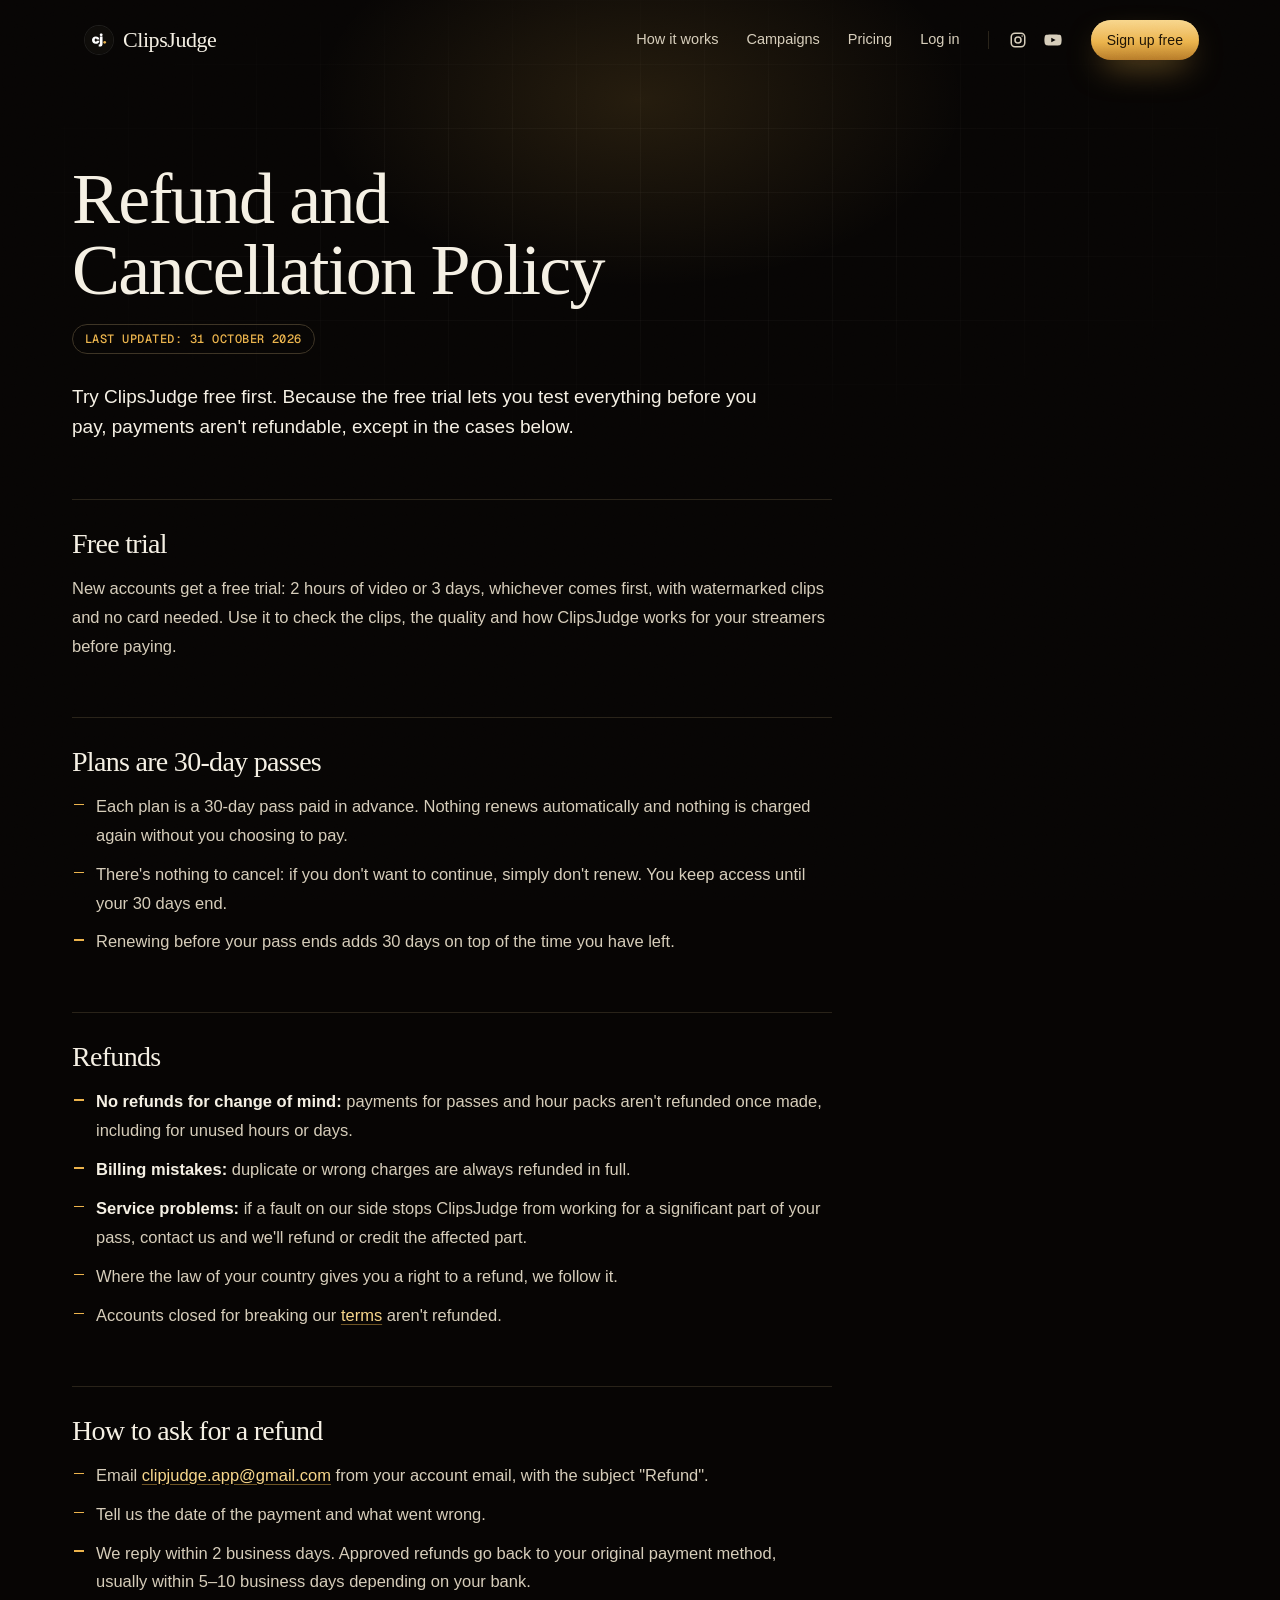
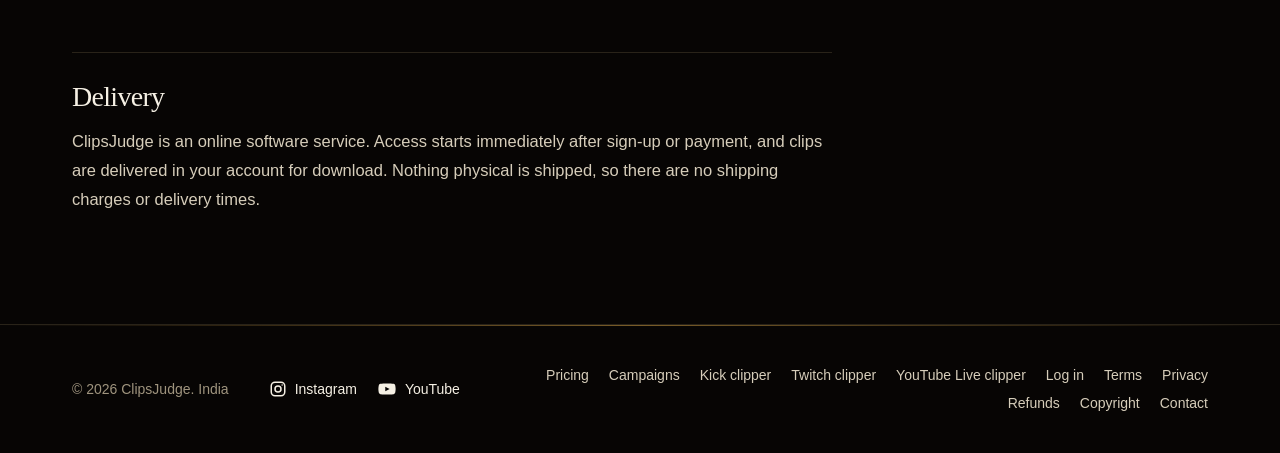
<file: refund.html>
<!doctype html><html lang="en"><head><meta charset="utf-8"><meta name="viewport" content="width=device-width, initial-scale=1, viewport-fit=cover"><meta name="theme-color" content="#090705">
<link rel="preconnect" href="https://api.fontshare.com" crossorigin="anonymous"><link rel="preconnect" href="https://fonts.googleapis.com"><link rel="preconnect" href="https://fonts.gstatic.com" crossorigin="anonymous">
<link rel="stylesheet" href="https://api.fontshare.com/v2/css?f[]=zodiak@300,400,500,301,401&amp;f[]=general-sans@400,500,600,700&amp;display=swap">
<link rel="stylesheet" href="https://fonts.googleapis.com/css2?family=Geist+Mono:wght@400;500;600&amp;display=swap">
<link rel="stylesheet" href="/assets/site-1o1opwyt.css">
<link rel="icon" href="/favicon.ico" sizes="48x48"><link rel="icon" href="/icon.svg" type="image/svg+xml"><link rel="apple-touch-icon" href="/apple-touch-icon.png"><link rel="manifest" href="/site.webmanifest">
<script src="/analytics.js" defer></script><meta name="description" content="How cancellations and refunds work at ClipsJudge."><meta property="og:title" content="Refund and Cancellation Policy · ClipsJudge"><meta property="og:description" content="How cancellations and refunds work at ClipsJudge."><meta property="og:type" content="website"><meta name="twitter:card" content="summary"><link rel="canonical" href="https://clipsjudge.com/refund"><title>Refund and Cancellation Policy · ClipsJudge</title><script type="module" src="/assets/refund-NYADREHH.js"></script></head><body><div id="root"><link rel="preload" as="image" href="/icon.svg"/><div class="grain relative flex min-h-screen flex-col"><div aria-hidden="true" class="hairline-grid pointer-events-none absolute inset-x-0 top-0 h-[520px] opacity-70"></div><div aria-hidden="true" class="bg-glow pointer-events-none absolute -top-40 left-1/2 h-[520px] w-[900px] -translate-x-1/2 opacity-60"></div><header class="sticky top-0 z-50 pt-3"><div class="container-site"><div class="flex h-14 items-center gap-4 rounded-full border pl-3 pr-2 transition-all duration-500 ease-[var(--ease-out-expo)] border-transparent bg-transparent"><a href="/" aria-label="ClipsJudge home" class="mr-auto flex items-center gap-2.5 font-display text-[22px] font-medium tracking-[-0.02em] text-foreground no-underline"><img src="/icon.svg" alt="" width="28" height="28" class="size-7 rounded-lg ring-1 ring-foreground/10" aria-hidden="true"/>ClipsJudge</a><nav aria-label="Main" class="flex items-center gap-5 md:gap-7"><a class="relative text-[14.5px] text-soft no-underline transition-colors hover:text-foreground after:absolute after:-bottom-1 after:left-0 after:h-px after:w-full after:origin-left after:scale-x-0 after:bg-gold after:transition-transform after:duration-300 hover:after:scale-x-100 data-[status=active]:text-foreground hidden md:inline-flex" href="/#how">How it works</a><a class="relative text-[14.5px] text-soft no-underline transition-colors hover:text-foreground after:absolute after:-bottom-1 after:left-0 after:h-px after:w-full after:origin-left after:scale-x-0 after:bg-gold after:transition-transform after:duration-300 hover:after:scale-x-100 data-[status=active]:text-foreground hidden md:inline-flex" href="/campaigns">Campaigns</a><a href="/pricing" class="relative text-[14.5px] text-soft no-underline transition-colors hover:text-foreground after:absolute after:-bottom-1 after:left-0 after:h-px after:w-full after:origin-left after:scale-x-0 after:bg-gold after:transition-transform after:duration-300 hover:after:scale-x-100 data-[status=active]:text-foreground">Pricing</a><a class="relative text-[14.5px] text-soft no-underline transition-colors hover:text-foreground after:absolute after:-bottom-1 after:left-0 after:h-px after:w-full after:origin-left after:scale-x-0 after:bg-gold after:transition-transform after:duration-300 hover:after:scale-x-100 data-[status=active]:text-foreground" href="https://app.clipsjudge.com/app">Log in</a><span class="hidden items-center gap-4 border-l border-line pl-5 md:flex"><a class="text-soft transition-colors hover:text-gold" href="https://www.instagram.com/clipsjudge/" target="_blank" rel="noopener" aria-label="ClipsJudge on Instagram"><svg width="18" height="18" viewBox="0 0 24 24" fill="none" stroke="currentColor" stroke-width="2" aria-hidden="true"><rect x="3" y="3" width="18" height="18" rx="5"></rect><circle cx="12" cy="12" r="4"></circle><circle cx="17.5" cy="6.5" r="1" fill="currentColor" stroke="none"></circle></svg></a><a class="text-soft transition-colors hover:text-gold" href="https://www.youtube.com/channel/UC_itZuvUH5DGEf6iC6bG_gw" target="_blank" rel="noopener" aria-label="ClipsJudge on YouTube"><svg width="20" height="18" viewBox="0 0 24 24" fill="currentColor" aria-hidden="true"><path d="M23 7.2a3 3 0 0 0-2.1-2.1C19 4.6 12 4.6 12 4.6s-7 0-8.9.5A3 3 0 0 0 1 7.2 31 31 0 0 0 .5 12 31 31 0 0 0 1 16.8a3 3 0 0 0 2.1 2.1c1.9.5 8.9.5 8.9.5s7 0 8.9-.5a3 3 0 0 0 2.1-2.1 31 31 0 0 0 .5-4.8 31 31 0 0 0-.5-4.8zM9.7 15.1V8.9l5.8 3.1-5.8 3.1z"></path></svg></a></span><a data-magnetic="" class="group/btn relative items-center justify-center gap-2 rounded-full font-sans font-medium tracking-[0.005em] no-underline whitespace-nowrap transition-[transform,translate,scale,box-shadow,background-color,border-color,color,filter] duration-500 ease-[var(--ease-out-expo)] active:scale-[0.98] shine bg-gold-gradient text-gold-foreground shadow-gold hover:-translate-y-0.5 hover:brightness-[1.06] hover:text-gold-foreground h-10 px-4 text-sm hidden md:inline-flex" href="https://app.clipsjudge.com/app/signup?src=website">Sign up free</a></nav></div></div></header><main class="container-site relative flex-1 "><div class="doc-prose max-w-[760px] pb-24 pt-16 md:pt-24"><h1>Refund and Cancellation Policy</h1>
<p class="updated">Last updated: 31 October 2026</p>
<p class="intro">Try ClipsJudge free first. Because the free trial lets you test everything before you pay, payments aren't refundable, except in the cases below.</p>

<h2>Free trial</h2>
<p>New accounts get a free trial: 2 hours of video or 3 days, whichever comes first, with watermarked clips and no card needed. Use it to check the clips, the quality and how ClipsJudge works for your streamers before paying.</p>

<h2>Plans are 30-day passes</h2>
<ul>
<li>Each plan is a 30-day pass paid in advance. Nothing renews automatically and nothing is charged again without you choosing to pay.</li>
<li>There's nothing to cancel: if you don't want to continue, simply don't renew. You keep access until your 30 days end.</li>
<li>Renewing before your pass ends adds 30 days on top of the time you have left.</li>
</ul>

<h2>Refunds</h2>
<ul>
<li><strong>No refunds for change of mind:</strong> payments for passes and hour packs aren't refunded once made, including for unused hours or days.</li>
<li><strong>Billing mistakes:</strong> duplicate or wrong charges are always refunded in full.</li>
<li><strong>Service problems:</strong> if a fault on our side stops ClipsJudge from working for a significant part of your pass, contact us and we'll refund or credit the affected part.</li>
<li>Where the law of your country gives you a right to a refund, we follow it.</li>
<li>Accounts closed for breaking our <a href="/terms">terms</a> aren't refunded.</li>
</ul>

<h2>How to ask for a refund</h2>
<ol>
<li>Email <a href="mailto:clipjudge.app@gmail.com">clipjudge.app@gmail.com</a> from your account email, with the subject "Refund".</li>
<li>Tell us the date of the payment and what went wrong.</li>
<li>We reply within 2 business days. Approved refunds go back to your original payment method, usually within 5–10 business days depending on your bank.</li>
</ol>

<h2>Delivery</h2>
<p>ClipsJudge is an online software service. Access starts immediately after sign-up or payment, and clips are delivered in your account for download. Nothing physical is shipped, so there are no shipping charges or delivery times.</p>
</div></main><footer class="relative border-t border-line text-sm text-muted-foreground pb-10"><div aria-hidden="true" class="pointer-events-none absolute inset-x-0 top-0 h-px bg-gradient-to-r from-transparent via-gold/50 to-transparent"></div><div class="container-site grid gap-6 pt-10 md:grid-cols-[auto_auto_1fr] md:items-center md:gap-10"><span>© 2026 ClipsJudge. India</span><span class="flex gap-5"><a class="inline-flex items-center gap-2 text-foreground no-underline transition-colors hover:text-gold" href="https://www.instagram.com/clipsjudge/" target="_blank" rel="noopener" aria-label="ClipsJudge on Instagram"><svg width="18" height="18" viewBox="0 0 24 24" fill="none" stroke="currentColor" stroke-width="2" aria-hidden="true"><rect x="3" y="3" width="18" height="18" rx="5"></rect><circle cx="12" cy="12" r="4"></circle><circle cx="17.5" cy="6.5" r="1" fill="currentColor" stroke="none"></circle></svg><span>Instagram</span></a><a class="inline-flex items-center gap-2 text-foreground no-underline transition-colors hover:text-gold" href="https://www.youtube.com/channel/UC_itZuvUH5DGEf6iC6bG_gw" target="_blank" rel="noopener" aria-label="ClipsJudge on YouTube"><svg width="20" height="18" viewBox="0 0 24 24" fill="currentColor" aria-hidden="true"><path d="M23 7.2a3 3 0 0 0-2.1-2.1C19 4.6 12 4.6 12 4.6s-7 0-8.9.5A3 3 0 0 0 1 7.2 31 31 0 0 0 .5 12 31 31 0 0 0 1 16.8a3 3 0 0 0 2.1 2.1c1.9.5 8.9.5 8.9.5s7 0 8.9-.5a3 3 0 0 0 2.1-2.1 31 31 0 0 0 .5-4.8 31 31 0 0 0-.5-4.8zM9.7 15.1V8.9l5.8 3.1-5.8 3.1z"></path></svg><span>YouTube</span></a></span><span class="flex flex-wrap gap-x-5 gap-y-2 md:justify-end"><a href="/pricing" class="text-soft no-underline transition-colors hover:text-foreground">Pricing</a><a href="/campaigns" class="text-soft no-underline transition-colors hover:text-foreground">Campaigns</a><a href="/kick-clipper" class="text-soft no-underline transition-colors hover:text-foreground">Kick clipper</a><a href="/twitch-clipper" class="text-soft no-underline transition-colors hover:text-foreground">Twitch clipper</a><a href="/youtube-live-clipper" class="text-soft no-underline transition-colors hover:text-foreground">YouTube Live clipper</a><a href="https://app.clipsjudge.com/app" class="text-soft no-underline transition-colors hover:text-foreground">Log in</a><a href="/terms" class="text-soft no-underline transition-colors hover:text-foreground">Terms</a><a href="/privacy" class="text-soft no-underline transition-colors hover:text-foreground">Privacy</a><a href="/refund" class="text-soft no-underline transition-colors hover:text-foreground">Refunds</a><a href="/copyright" class="text-soft no-underline transition-colors hover:text-foreground">Copyright</a><a href="/contact" class="text-soft no-underline transition-colors hover:text-foreground">Contact</a></span></div></footer></div><div class="cursor-glow" aria-hidden="true"></div><div class="cursor-ring" aria-hidden="true"></div></div></body></html>
</file>
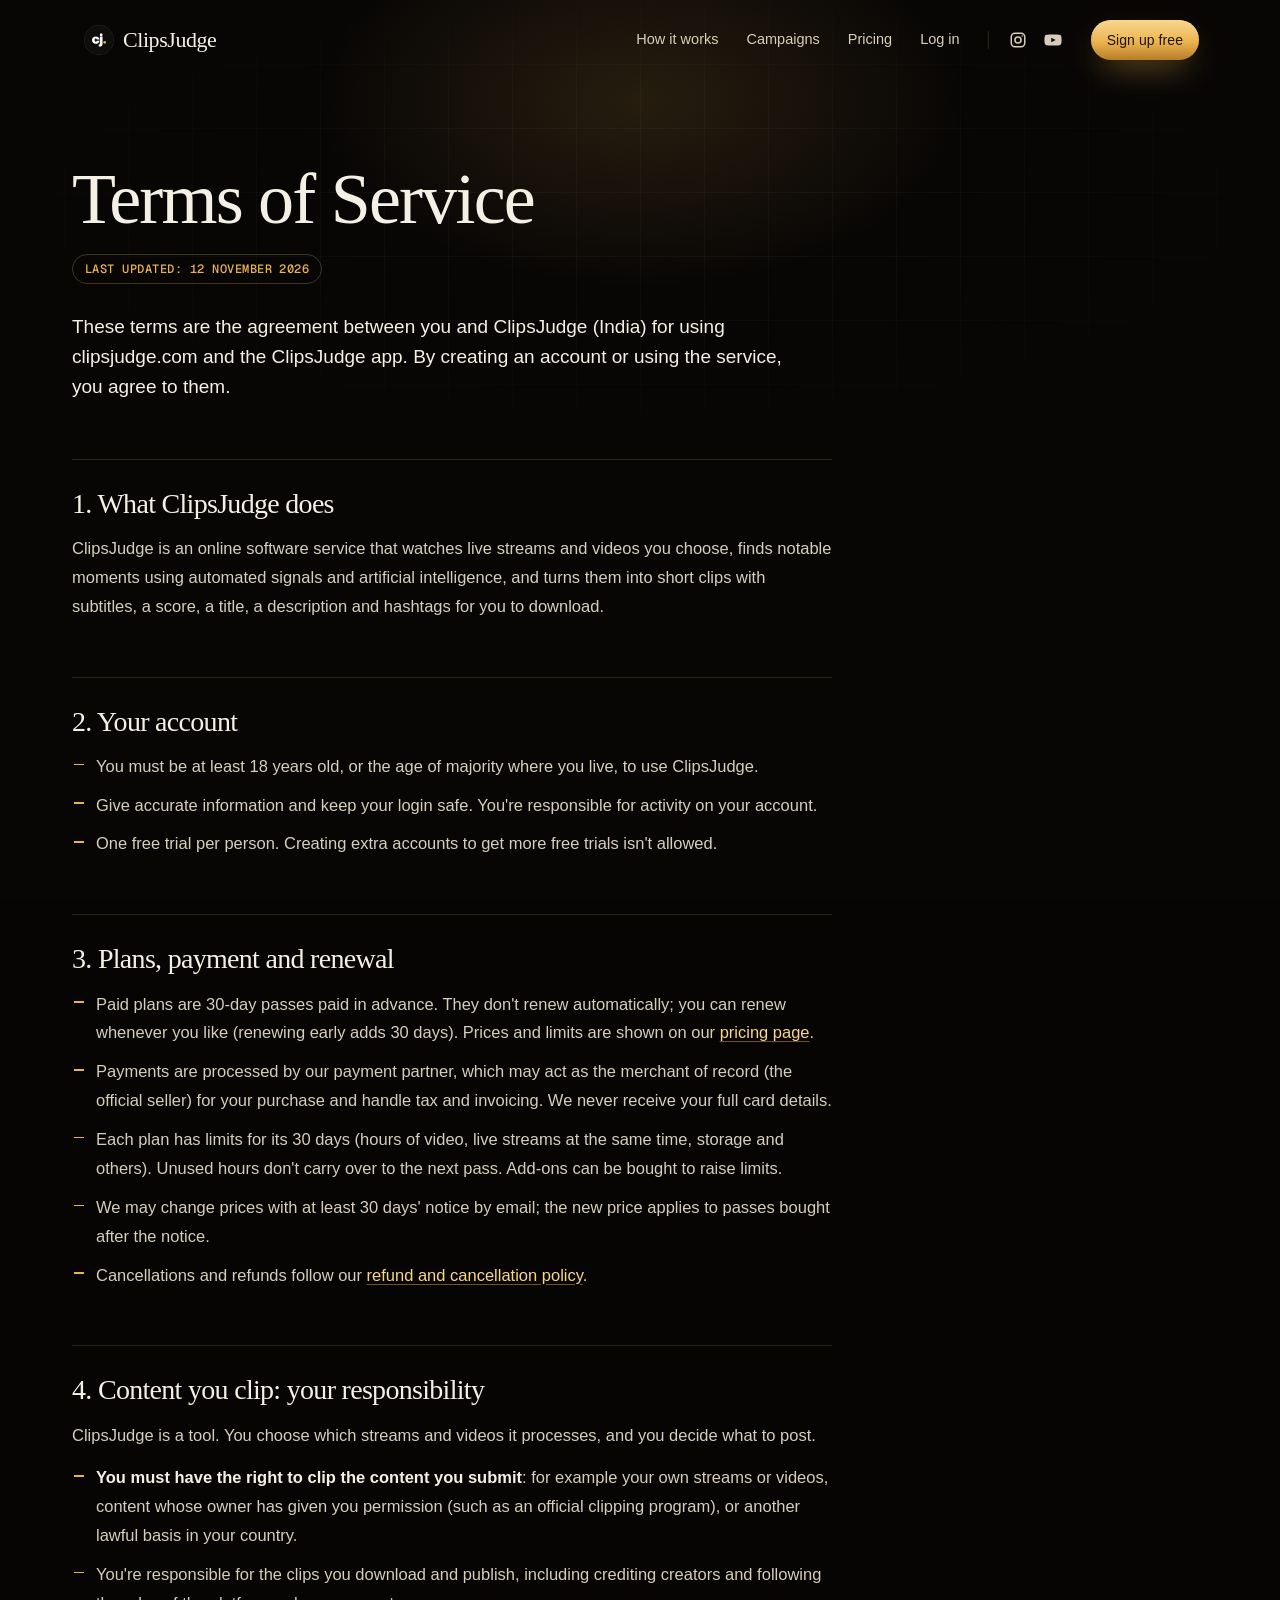
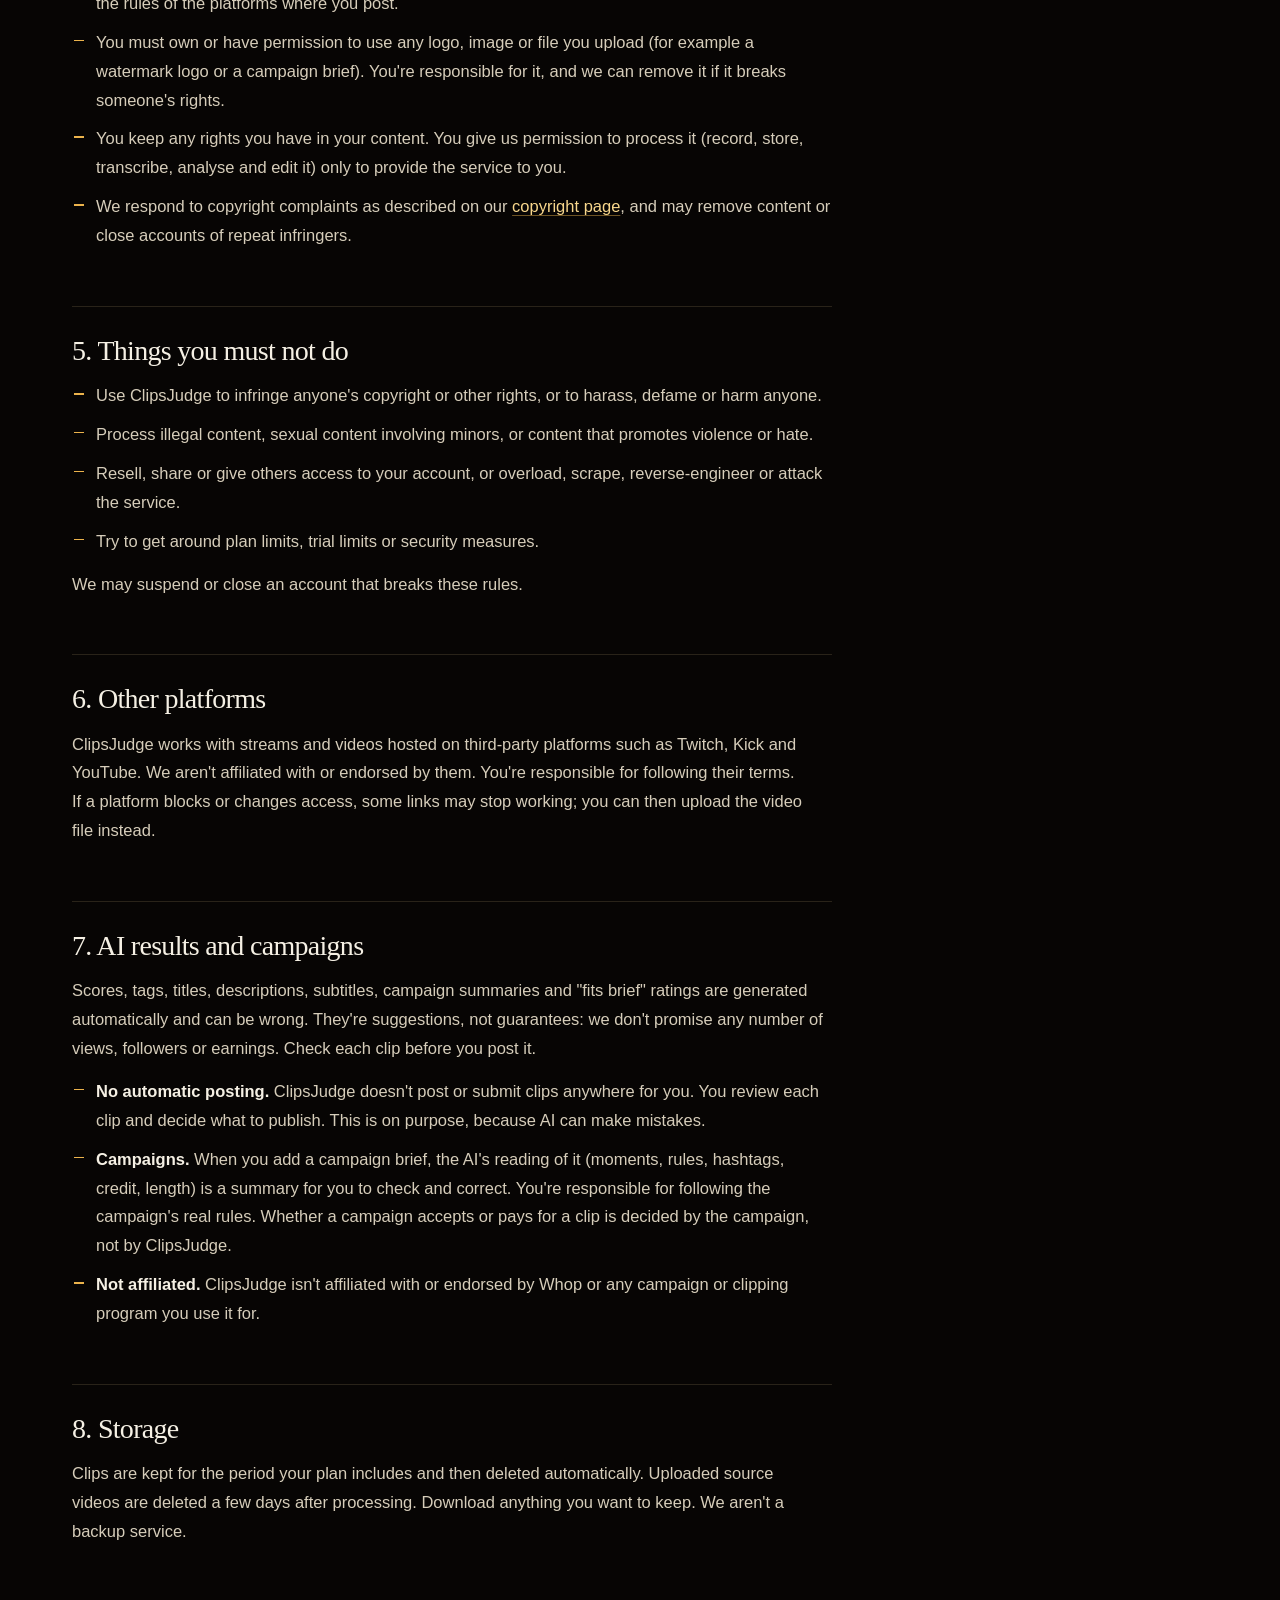
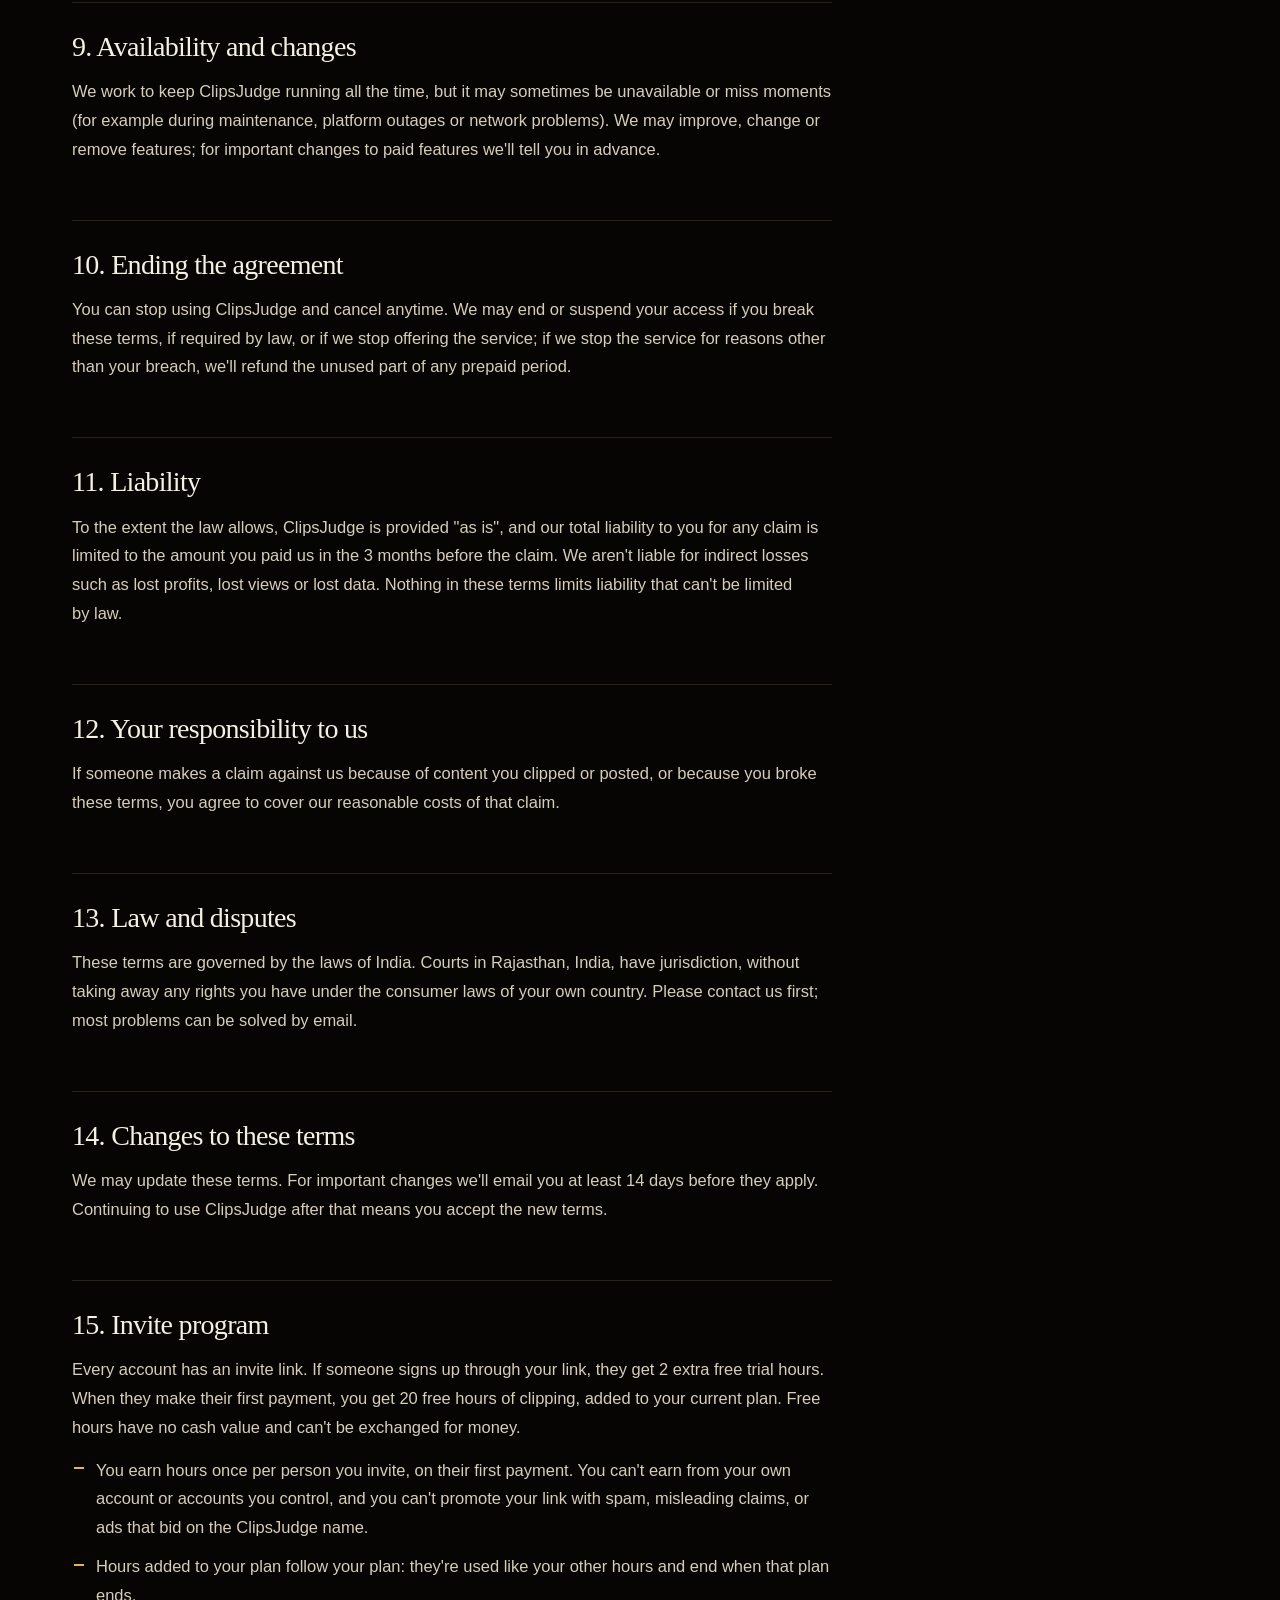
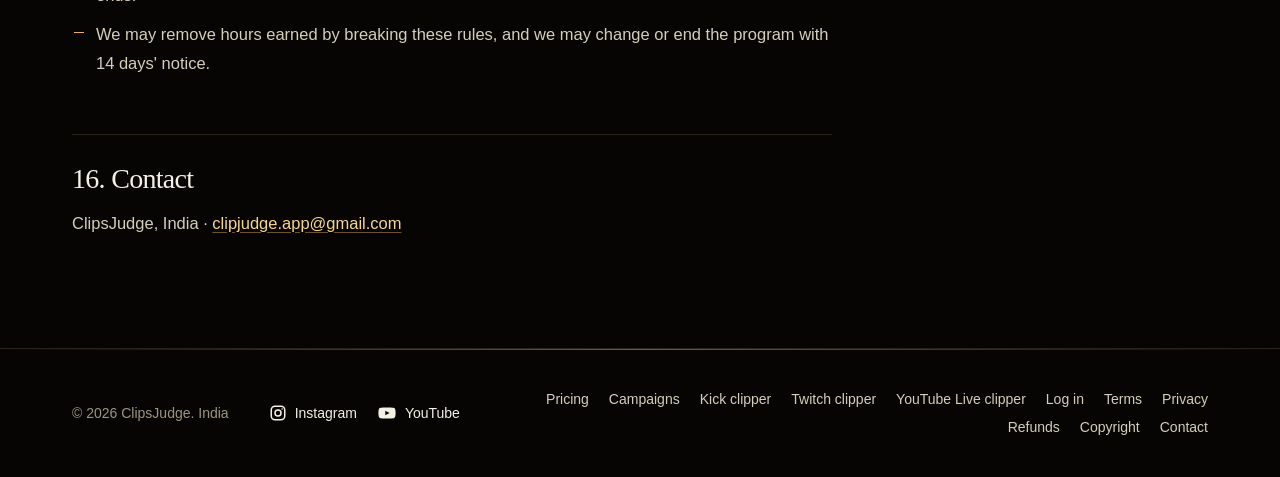
<file: terms.html>
<!doctype html><html lang="en"><head><meta charset="utf-8"><meta name="viewport" content="width=device-width, initial-scale=1, viewport-fit=cover"><meta name="theme-color" content="#090705">
<link rel="preconnect" href="https://api.fontshare.com" crossorigin="anonymous"><link rel="preconnect" href="https://fonts.googleapis.com"><link rel="preconnect" href="https://fonts.gstatic.com" crossorigin="anonymous">
<link rel="stylesheet" href="https://api.fontshare.com/v2/css?f[]=zodiak@300,400,500,301,401&amp;f[]=general-sans@400,500,600,700&amp;display=swap">
<link rel="stylesheet" href="https://fonts.googleapis.com/css2?family=Geist+Mono:wght@400;500;600&amp;display=swap">
<link rel="stylesheet" href="/assets/site-1o1opwyt.css">
<link rel="icon" href="/favicon.ico" sizes="48x48"><link rel="icon" href="/icon.svg" type="image/svg+xml"><link rel="apple-touch-icon" href="/apple-touch-icon.png"><link rel="manifest" href="/site.webmanifest">
<script src="/analytics.js" defer></script><meta name="description" content="The terms for using ClipsJudge."><meta property="og:title" content="Terms of Service · ClipsJudge"><meta property="og:description" content="The terms for using ClipsJudge."><meta property="og:type" content="website"><meta name="twitter:card" content="summary"><link rel="canonical" href="https://clipsjudge.com/terms"><title>Terms of Service · ClipsJudge</title><script type="module" src="/assets/terms-CY53QI2I.js"></script></head><body><div id="root"><link rel="preload" as="image" href="/icon.svg"/><div class="grain relative flex min-h-screen flex-col"><div aria-hidden="true" class="hairline-grid pointer-events-none absolute inset-x-0 top-0 h-[520px] opacity-70"></div><div aria-hidden="true" class="bg-glow pointer-events-none absolute -top-40 left-1/2 h-[520px] w-[900px] -translate-x-1/2 opacity-60"></div><header class="sticky top-0 z-50 pt-3"><div class="container-site"><div class="flex h-14 items-center gap-4 rounded-full border pl-3 pr-2 transition-all duration-500 ease-[var(--ease-out-expo)] border-transparent bg-transparent"><a href="/" aria-label="ClipsJudge home" class="mr-auto flex items-center gap-2.5 font-display text-[22px] font-medium tracking-[-0.02em] text-foreground no-underline"><img src="/icon.svg" alt="" width="28" height="28" class="size-7 rounded-lg ring-1 ring-foreground/10" aria-hidden="true"/>ClipsJudge</a><nav aria-label="Main" class="flex items-center gap-5 md:gap-7"><a class="relative text-[14.5px] text-soft no-underline transition-colors hover:text-foreground after:absolute after:-bottom-1 after:left-0 after:h-px after:w-full after:origin-left after:scale-x-0 after:bg-gold after:transition-transform after:duration-300 hover:after:scale-x-100 data-[status=active]:text-foreground hidden md:inline-flex" href="/#how">How it works</a><a class="relative text-[14.5px] text-soft no-underline transition-colors hover:text-foreground after:absolute after:-bottom-1 after:left-0 after:h-px after:w-full after:origin-left after:scale-x-0 after:bg-gold after:transition-transform after:duration-300 hover:after:scale-x-100 data-[status=active]:text-foreground hidden md:inline-flex" href="/campaigns">Campaigns</a><a href="/pricing" class="relative text-[14.5px] text-soft no-underline transition-colors hover:text-foreground after:absolute after:-bottom-1 after:left-0 after:h-px after:w-full after:origin-left after:scale-x-0 after:bg-gold after:transition-transform after:duration-300 hover:after:scale-x-100 data-[status=active]:text-foreground">Pricing</a><a class="relative text-[14.5px] text-soft no-underline transition-colors hover:text-foreground after:absolute after:-bottom-1 after:left-0 after:h-px after:w-full after:origin-left after:scale-x-0 after:bg-gold after:transition-transform after:duration-300 hover:after:scale-x-100 data-[status=active]:text-foreground" href="https://app.clipsjudge.com/app">Log in</a><span class="hidden items-center gap-4 border-l border-line pl-5 md:flex"><a class="text-soft transition-colors hover:text-gold" href="https://www.instagram.com/clipsjudge/" target="_blank" rel="noopener" aria-label="ClipsJudge on Instagram"><svg width="18" height="18" viewBox="0 0 24 24" fill="none" stroke="currentColor" stroke-width="2" aria-hidden="true"><rect x="3" y="3" width="18" height="18" rx="5"></rect><circle cx="12" cy="12" r="4"></circle><circle cx="17.5" cy="6.5" r="1" fill="currentColor" stroke="none"></circle></svg></a><a class="text-soft transition-colors hover:text-gold" href="https://www.youtube.com/channel/UC_itZuvUH5DGEf6iC6bG_gw" target="_blank" rel="noopener" aria-label="ClipsJudge on YouTube"><svg width="20" height="18" viewBox="0 0 24 24" fill="currentColor" aria-hidden="true"><path d="M23 7.2a3 3 0 0 0-2.1-2.1C19 4.6 12 4.6 12 4.6s-7 0-8.9.5A3 3 0 0 0 1 7.2 31 31 0 0 0 .5 12 31 31 0 0 0 1 16.8a3 3 0 0 0 2.1 2.1c1.9.5 8.9.5 8.9.5s7 0 8.9-.5a3 3 0 0 0 2.1-2.1 31 31 0 0 0 .5-4.8 31 31 0 0 0-.5-4.8zM9.7 15.1V8.9l5.8 3.1-5.8 3.1z"></path></svg></a></span><a data-magnetic="" class="group/btn relative items-center justify-center gap-2 rounded-full font-sans font-medium tracking-[0.005em] no-underline whitespace-nowrap transition-[transform,translate,scale,box-shadow,background-color,border-color,color,filter] duration-500 ease-[var(--ease-out-expo)] active:scale-[0.98] shine bg-gold-gradient text-gold-foreground shadow-gold hover:-translate-y-0.5 hover:brightness-[1.06] hover:text-gold-foreground h-10 px-4 text-sm hidden md:inline-flex" href="https://app.clipsjudge.com/app/signup?src=website">Sign up free</a></nav></div></div></header><main class="container-site relative flex-1 "><div class="doc-prose max-w-[760px] pb-24 pt-16 md:pt-24"><h1>Terms of Service</h1>
<p class="updated">Last updated: 12 November 2026</p>
<p class="intro">These terms are the agreement between you and ClipsJudge (India) for using clipsjudge.com and the ClipsJudge app. By creating an account or using the service, you agree to them.</p>

<h2>1. What ClipsJudge does</h2>
<p>ClipsJudge is an online software service that watches live streams and videos you choose, finds notable moments using automated signals and artificial intelligence, and turns them into short clips with subtitles, a score, a title, a description and hashtags for you to download.</p>

<h2>2. Your account</h2>
<ul>
<li>You must be at least 18 years old, or the age of majority where you live, to use ClipsJudge.</li>
<li>Give accurate information and keep your login safe. You're responsible for activity on your account.</li>
<li>One free trial per person. Creating extra accounts to get more free trials isn't allowed.</li>
</ul>

<h2>3. Plans, payment and renewal</h2>
<ul>
<li>Paid plans are 30-day passes paid in advance. They don't renew automatically; you can renew whenever you like (renewing early adds 30 days). Prices and limits are shown on our <a href="/pricing">pricing page</a>.</li>
<li>Payments are processed by our payment partner, which may act as the merchant of record (the official seller) for your purchase and handle tax and invoicing. We never receive your full card details.</li>
<li>Each plan has limits for its 30 days (hours of video, live streams at the same time, storage and others). Unused hours don't carry over to the next pass. Add-ons can be bought to raise limits.</li>
<li>We may change prices with at least 30 days' notice by email; the new price applies to passes bought after the notice.</li>
<li>Cancellations and refunds follow our <a href="/refund">refund and cancellation policy</a>.</li>
</ul>

<h2>4. Content you clip: your responsibility</h2>
<p>ClipsJudge is a tool. You choose which streams and videos it processes, and you decide what to post.</p>
<ul>
<li><strong>You must have the right to clip the content you submit</strong>: for example your own streams or videos, content whose owner has given you permission (such as an official clipping program), or another lawful basis in your country.</li>
<li>You're responsible for the clips you download and publish, including crediting creators and following the rules of the platforms where you post.</li>
<li>You must own or have permission to use any logo, image or file you upload (for example a watermark logo or a campaign brief). You're responsible for it, and we can remove it if it breaks someone's rights.</li>
<li>You keep any rights you have in your content. You give us permission to process it (record, store, transcribe, analyse and edit it) only to provide the service to you.</li>
<li>We respond to copyright complaints as described on our <a href="/copyright">copyright page</a>, and may remove content or close accounts of repeat infringers.</li>
</ul>

<h2>5. Things you must not do</h2>
<ul>
<li>Use ClipsJudge to infringe anyone's copyright or other rights, or to harass, defame or harm anyone.</li>
<li>Process illegal content, sexual content involving minors, or content that promotes violence or hate.</li>
<li>Resell, share or give others access to your account, or overload, scrape, reverse-engineer or attack the service.</li>
<li>Try to get around plan limits, trial limits or security measures.</li>
</ul>
<p>We may suspend or close an account that breaks these rules.</p>

<h2>6. Other platforms</h2>
<p>ClipsJudge works with streams and videos hosted on third-party platforms such as Twitch, Kick and YouTube. We aren't affiliated with or endorsed by them. You're responsible for following their terms. If a platform blocks or changes access, some links may stop working; you can then upload the video file instead.</p>

<h2>7. AI results and campaigns</h2>
<p>Scores, tags, titles, descriptions, subtitles, campaign summaries and "fits brief" ratings are generated automatically and can be wrong. They're suggestions, not guarantees: we don't promise any number of views, followers or earnings. Check each clip before you post it.</p>
<ul>
<li><strong>No automatic posting.</strong> ClipsJudge doesn't post or submit clips anywhere for you. You review each clip and decide what to publish. This is on purpose, because AI can make mistakes.</li>
<li><strong>Campaigns.</strong> When you add a campaign brief, the AI's reading of it (moments, rules, hashtags, credit, length) is a summary for you to check and correct. You're responsible for following the campaign's real rules. Whether a campaign accepts or pays for a clip is decided by the campaign, not by ClipsJudge.</li>
<li><strong>Not affiliated.</strong> ClipsJudge isn't affiliated with or endorsed by Whop or any campaign or clipping program you use it for.</li>
</ul>

<h2>8. Storage</h2>
<p>Clips are kept for the period your plan includes and then deleted automatically. Uploaded source videos are deleted a few days after processing. Download anything you want to keep. We aren't a backup service.</p>

<h2>9. Availability and changes</h2>
<p>We work to keep ClipsJudge running all the time, but it may sometimes be unavailable or miss moments (for example during maintenance, platform outages or network problems). We may improve, change or remove features; for important changes to paid features we'll tell you in advance.</p>

<h2>10. Ending the agreement</h2>
<p>You can stop using ClipsJudge and cancel anytime. We may end or suspend your access if you break these terms, if required by law, or if we stop offering the service; if we stop the service for reasons other than your breach, we'll refund the unused part of any prepaid period.</p>

<h2>11. Liability</h2>
<p>To the extent the law allows, ClipsJudge is provided "as is", and our total liability to you for any claim is limited to the amount you paid us in the 3 months before the claim. We aren't liable for indirect losses such as lost profits, lost views or lost data. Nothing in these terms limits liability that can't be limited by law.</p>

<h2>12. Your responsibility to us</h2>
<p>If someone makes a claim against us because of content you clipped or posted, or because you broke these terms, you agree to cover our reasonable costs of that claim.</p>

<h2>13. Law and disputes</h2>
<p>These terms are governed by the laws of India. Courts in Rajasthan, India, have jurisdiction, without taking away any rights you have under the consumer laws of your own country. Please contact us first; most problems can be solved by email.</p>

<h2>14. Changes to these terms</h2>
<p>We may update these terms. For important changes we'll email you at least 14 days before they apply. Continuing to use ClipsJudge after that means you accept the new terms.</p>

<h2>15. Invite program</h2>
<p>Every account has an invite link. If someone signs up through your link, they get 2 extra free trial hours. When they make their first payment, you get 20 free hours of clipping, added to your current plan. Free hours have no cash value and can't be exchanged for money.</p>
<ul>
<li>You earn hours once per person you invite, on their first payment. You can't earn from your own account or accounts you control, and you can't promote your link with spam, misleading claims, or ads that bid on the ClipsJudge name.</li>
<li>Hours added to your plan follow your plan: they're used like your other hours and end when that plan ends.</li>
<li>We may remove hours earned by breaking these rules, and we may change or end the program with 14 days' notice.</li>
</ul>

<h2>16. Contact</h2>
<p>ClipsJudge, India · <a href="mailto:clipjudge.app@gmail.com">clipjudge.app@gmail.com</a></p>
</div></main><footer class="relative border-t border-line text-sm text-muted-foreground pb-10"><div aria-hidden="true" class="pointer-events-none absolute inset-x-0 top-0 h-px bg-gradient-to-r from-transparent via-gold/50 to-transparent"></div><div class="container-site grid gap-6 pt-10 md:grid-cols-[auto_auto_1fr] md:items-center md:gap-10"><span>© 2026 ClipsJudge. India</span><span class="flex gap-5"><a class="inline-flex items-center gap-2 text-foreground no-underline transition-colors hover:text-gold" href="https://www.instagram.com/clipsjudge/" target="_blank" rel="noopener" aria-label="ClipsJudge on Instagram"><svg width="18" height="18" viewBox="0 0 24 24" fill="none" stroke="currentColor" stroke-width="2" aria-hidden="true"><rect x="3" y="3" width="18" height="18" rx="5"></rect><circle cx="12" cy="12" r="4"></circle><circle cx="17.5" cy="6.5" r="1" fill="currentColor" stroke="none"></circle></svg><span>Instagram</span></a><a class="inline-flex items-center gap-2 text-foreground no-underline transition-colors hover:text-gold" href="https://www.youtube.com/channel/UC_itZuvUH5DGEf6iC6bG_gw" target="_blank" rel="noopener" aria-label="ClipsJudge on YouTube"><svg width="20" height="18" viewBox="0 0 24 24" fill="currentColor" aria-hidden="true"><path d="M23 7.2a3 3 0 0 0-2.1-2.1C19 4.6 12 4.6 12 4.6s-7 0-8.9.5A3 3 0 0 0 1 7.2 31 31 0 0 0 .5 12 31 31 0 0 0 1 16.8a3 3 0 0 0 2.1 2.1c1.9.5 8.9.5 8.9.5s7 0 8.9-.5a3 3 0 0 0 2.1-2.1 31 31 0 0 0 .5-4.8 31 31 0 0 0-.5-4.8zM9.7 15.1V8.9l5.8 3.1-5.8 3.1z"></path></svg><span>YouTube</span></a></span><span class="flex flex-wrap gap-x-5 gap-y-2 md:justify-end"><a href="/pricing" class="text-soft no-underline transition-colors hover:text-foreground">Pricing</a><a href="/campaigns" class="text-soft no-underline transition-colors hover:text-foreground">Campaigns</a><a href="/kick-clipper" class="text-soft no-underline transition-colors hover:text-foreground">Kick clipper</a><a href="/twitch-clipper" class="text-soft no-underline transition-colors hover:text-foreground">Twitch clipper</a><a href="/youtube-live-clipper" class="text-soft no-underline transition-colors hover:text-foreground">YouTube Live clipper</a><a href="https://app.clipsjudge.com/app" class="text-soft no-underline transition-colors hover:text-foreground">Log in</a><a href="/terms" class="text-soft no-underline transition-colors hover:text-foreground">Terms</a><a href="/privacy" class="text-soft no-underline transition-colors hover:text-foreground">Privacy</a><a href="/refund" class="text-soft no-underline transition-colors hover:text-foreground">Refunds</a><a href="/copyright" class="text-soft no-underline transition-colors hover:text-foreground">Copyright</a><a href="/contact" class="text-soft no-underline transition-colors hover:text-foreground">Contact</a></span></div></footer></div><div class="cursor-glow" aria-hidden="true"></div><div class="cursor-ring" aria-hidden="true"></div></div></body></html>
</file>
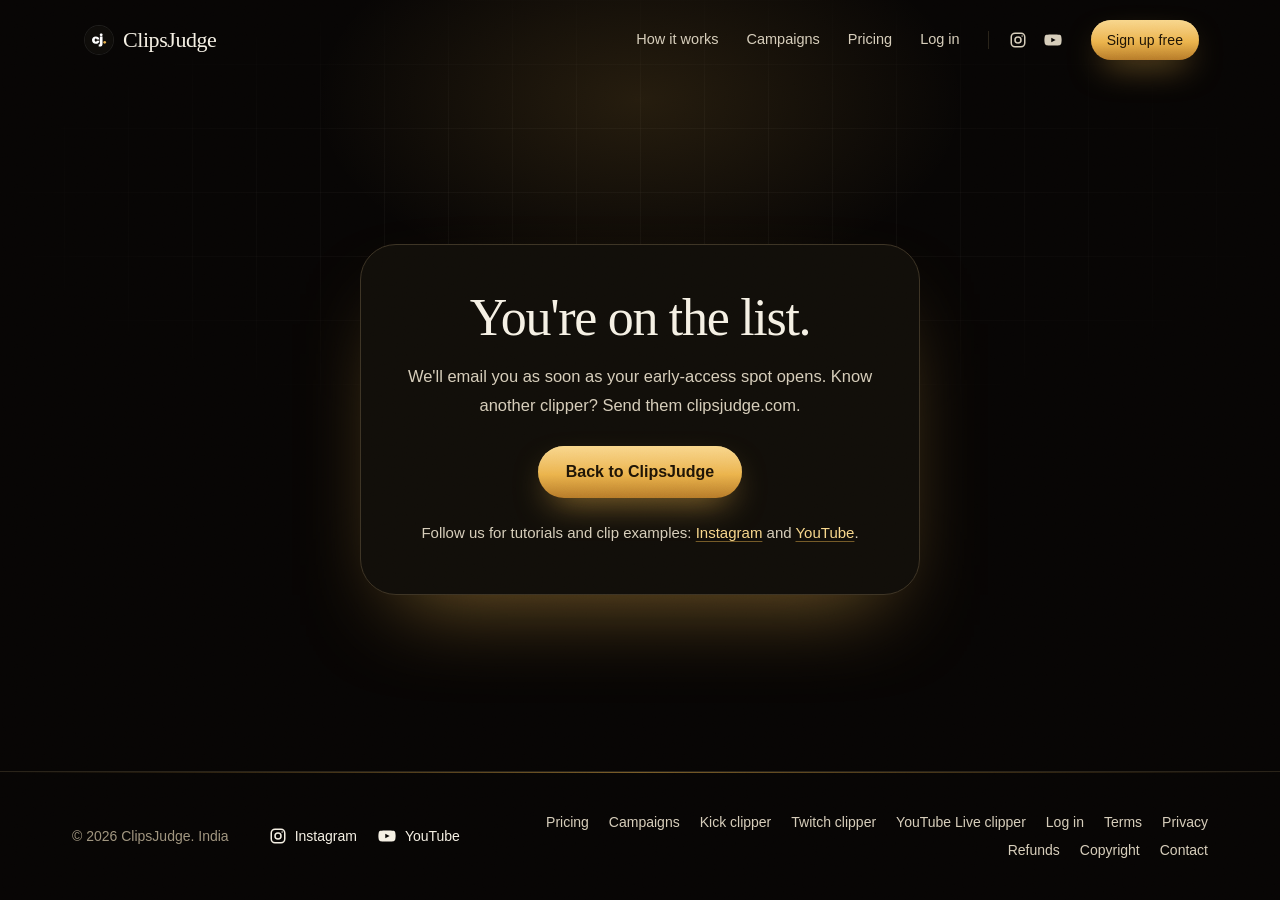
<file: thanks.html>
<!doctype html><html lang="en"><head><meta charset="utf-8"><meta name="viewport" content="width=device-width, initial-scale=1, viewport-fit=cover"><meta name="theme-color" content="#090705">
<link rel="preconnect" href="https://api.fontshare.com" crossorigin="anonymous"><link rel="preconnect" href="https://fonts.googleapis.com"><link rel="preconnect" href="https://fonts.gstatic.com" crossorigin="anonymous">
<link rel="stylesheet" href="https://api.fontshare.com/v2/css?f[]=zodiak@300,400,500,301,401&amp;f[]=general-sans@400,500,600,700&amp;display=swap">
<link rel="stylesheet" href="https://fonts.googleapis.com/css2?family=Geist+Mono:wght@400;500;600&amp;display=swap">
<link rel="stylesheet" href="/assets/site-1o1opwyt.css">
<link rel="icon" href="/favicon.ico" sizes="48x48"><link rel="icon" href="/icon.svg" type="image/svg+xml"><link rel="apple-touch-icon" href="/apple-touch-icon.png"><link rel="manifest" href="/site.webmanifest">
<script src="/analytics.js" defer></script><meta name="description" content="You're on the ClipsJudge early-access list."><meta property="og:title" content="You're on the list · ClipsJudge"><meta property="og:description" content="You're on the ClipsJudge early-access list."><meta property="og:type" content="website"><meta name="twitter:card" content="summary"><meta name="robots" content="noindex"><link rel="canonical" href="https://clipsjudge.com/thanks"><title>You're on the list · ClipsJudge</title><script type="module" src="/assets/thanks-HY6AHCTJ.js"></script></head><body><div id="root"><link rel="preload" as="image" href="/icon.svg"/><div class="grain relative flex min-h-screen flex-col"><div aria-hidden="true" class="hairline-grid pointer-events-none absolute inset-x-0 top-0 h-[520px] opacity-70"></div><div aria-hidden="true" class="bg-glow pointer-events-none absolute -top-40 left-1/2 h-[520px] w-[900px] -translate-x-1/2 opacity-60"></div><header class="sticky top-0 z-50 pt-3"><div class="container-site"><div class="flex h-14 items-center gap-4 rounded-full border pl-3 pr-2 transition-all duration-500 ease-[var(--ease-out-expo)] border-transparent bg-transparent"><a href="/" aria-label="ClipsJudge home" class="mr-auto flex items-center gap-2.5 font-display text-[22px] font-medium tracking-[-0.02em] text-foreground no-underline"><img src="/icon.svg" alt="" width="28" height="28" class="size-7 rounded-lg ring-1 ring-foreground/10" aria-hidden="true"/>ClipsJudge</a><nav aria-label="Main" class="flex items-center gap-5 md:gap-7"><a class="relative text-[14.5px] text-soft no-underline transition-colors hover:text-foreground after:absolute after:-bottom-1 after:left-0 after:h-px after:w-full after:origin-left after:scale-x-0 after:bg-gold after:transition-transform after:duration-300 hover:after:scale-x-100 data-[status=active]:text-foreground hidden md:inline-flex" href="/#how">How it works</a><a class="relative text-[14.5px] text-soft no-underline transition-colors hover:text-foreground after:absolute after:-bottom-1 after:left-0 after:h-px after:w-full after:origin-left after:scale-x-0 after:bg-gold after:transition-transform after:duration-300 hover:after:scale-x-100 data-[status=active]:text-foreground hidden md:inline-flex" href="/campaigns">Campaigns</a><a href="/pricing" class="relative text-[14.5px] text-soft no-underline transition-colors hover:text-foreground after:absolute after:-bottom-1 after:left-0 after:h-px after:w-full after:origin-left after:scale-x-0 after:bg-gold after:transition-transform after:duration-300 hover:after:scale-x-100 data-[status=active]:text-foreground">Pricing</a><a class="relative text-[14.5px] text-soft no-underline transition-colors hover:text-foreground after:absolute after:-bottom-1 after:left-0 after:h-px after:w-full after:origin-left after:scale-x-0 after:bg-gold after:transition-transform after:duration-300 hover:after:scale-x-100 data-[status=active]:text-foreground" href="https://app.clipsjudge.com/app">Log in</a><span class="hidden items-center gap-4 border-l border-line pl-5 md:flex"><a class="text-soft transition-colors hover:text-gold" href="https://www.instagram.com/clipsjudge/" target="_blank" rel="noopener" aria-label="ClipsJudge on Instagram"><svg width="18" height="18" viewBox="0 0 24 24" fill="none" stroke="currentColor" stroke-width="2" aria-hidden="true"><rect x="3" y="3" width="18" height="18" rx="5"></rect><circle cx="12" cy="12" r="4"></circle><circle cx="17.5" cy="6.5" r="1" fill="currentColor" stroke="none"></circle></svg></a><a class="text-soft transition-colors hover:text-gold" href="https://www.youtube.com/channel/UC_itZuvUH5DGEf6iC6bG_gw" target="_blank" rel="noopener" aria-label="ClipsJudge on YouTube"><svg width="20" height="18" viewBox="0 0 24 24" fill="currentColor" aria-hidden="true"><path d="M23 7.2a3 3 0 0 0-2.1-2.1C19 4.6 12 4.6 12 4.6s-7 0-8.9.5A3 3 0 0 0 1 7.2 31 31 0 0 0 .5 12 31 31 0 0 0 1 16.8a3 3 0 0 0 2.1 2.1c1.9.5 8.9.5 8.9.5s7 0 8.9-.5a3 3 0 0 0 2.1-2.1 31 31 0 0 0 .5-4.8 31 31 0 0 0-.5-4.8zM9.7 15.1V8.9l5.8 3.1-5.8 3.1z"></path></svg></a></span><a data-magnetic="" class="group/btn relative items-center justify-center gap-2 rounded-full font-sans font-medium tracking-[0.005em] no-underline whitespace-nowrap transition-[transform,translate,scale,box-shadow,background-color,border-color,color,filter] duration-500 ease-[var(--ease-out-expo)] active:scale-[0.98] shine bg-gold-gradient text-gold-foreground shadow-gold hover:-translate-y-0.5 hover:brightness-[1.06] hover:text-gold-foreground h-10 px-4 text-sm hidden md:inline-flex" href="https://app.clipsjudge.com/app/signup?src=website">Sign up free</a></nav></div></div></header><main class="container-site relative flex-1 grid place-items-center py-20"><div class="doc-prose w-full"><div class="card">
    <h1>You're on the list.</h1>
    <p>We'll email you as soon as your early-access spot opens. Know another clipper? Send them clipsjudge.com.</p>
    <a class="btn" href="/">Back to ClipsJudge</a>
    <p class="follow">Follow us for tutorials and clip examples:
      <a href="https://www.instagram.com/clipsjudge/" target="_blank" rel="noopener">Instagram</a> and
      <a href="https://www.youtube.com/channel/UC_itZuvUH5DGEf6iC6bG_gw" target="_blank" rel="noopener">YouTube</a>.</p>
  </div>
</div></main><footer class="relative border-t border-line text-sm text-muted-foreground pb-10"><div aria-hidden="true" class="pointer-events-none absolute inset-x-0 top-0 h-px bg-gradient-to-r from-transparent via-gold/50 to-transparent"></div><div class="container-site grid gap-6 pt-10 md:grid-cols-[auto_auto_1fr] md:items-center md:gap-10"><span>© 2026 ClipsJudge. India</span><span class="flex gap-5"><a class="inline-flex items-center gap-2 text-foreground no-underline transition-colors hover:text-gold" href="https://www.instagram.com/clipsjudge/" target="_blank" rel="noopener" aria-label="ClipsJudge on Instagram"><svg width="18" height="18" viewBox="0 0 24 24" fill="none" stroke="currentColor" stroke-width="2" aria-hidden="true"><rect x="3" y="3" width="18" height="18" rx="5"></rect><circle cx="12" cy="12" r="4"></circle><circle cx="17.5" cy="6.5" r="1" fill="currentColor" stroke="none"></circle></svg><span>Instagram</span></a><a class="inline-flex items-center gap-2 text-foreground no-underline transition-colors hover:text-gold" href="https://www.youtube.com/channel/UC_itZuvUH5DGEf6iC6bG_gw" target="_blank" rel="noopener" aria-label="ClipsJudge on YouTube"><svg width="20" height="18" viewBox="0 0 24 24" fill="currentColor" aria-hidden="true"><path d="M23 7.2a3 3 0 0 0-2.1-2.1C19 4.6 12 4.6 12 4.6s-7 0-8.9.5A3 3 0 0 0 1 7.2 31 31 0 0 0 .5 12 31 31 0 0 0 1 16.8a3 3 0 0 0 2.1 2.1c1.9.5 8.9.5 8.9.5s7 0 8.9-.5a3 3 0 0 0 2.1-2.1 31 31 0 0 0 .5-4.8 31 31 0 0 0-.5-4.8zM9.7 15.1V8.9l5.8 3.1-5.8 3.1z"></path></svg><span>YouTube</span></a></span><span class="flex flex-wrap gap-x-5 gap-y-2 md:justify-end"><a href="/pricing" class="text-soft no-underline transition-colors hover:text-foreground">Pricing</a><a href="/campaigns" class="text-soft no-underline transition-colors hover:text-foreground">Campaigns</a><a href="/kick-clipper" class="text-soft no-underline transition-colors hover:text-foreground">Kick clipper</a><a href="/twitch-clipper" class="text-soft no-underline transition-colors hover:text-foreground">Twitch clipper</a><a href="/youtube-live-clipper" class="text-soft no-underline transition-colors hover:text-foreground">YouTube Live clipper</a><a href="https://app.clipsjudge.com/app" class="text-soft no-underline transition-colors hover:text-foreground">Log in</a><a href="/terms" class="text-soft no-underline transition-colors hover:text-foreground">Terms</a><a href="/privacy" class="text-soft no-underline transition-colors hover:text-foreground">Privacy</a><a href="/refund" class="text-soft no-underline transition-colors hover:text-foreground">Refunds</a><a href="/copyright" class="text-soft no-underline transition-colors hover:text-foreground">Copyright</a><a href="/contact" class="text-soft no-underline transition-colors hover:text-foreground">Contact</a></span></div></footer></div><div class="cursor-glow" aria-hidden="true"></div><div class="cursor-ring" aria-hidden="true"></div></div></body></html>
</file>
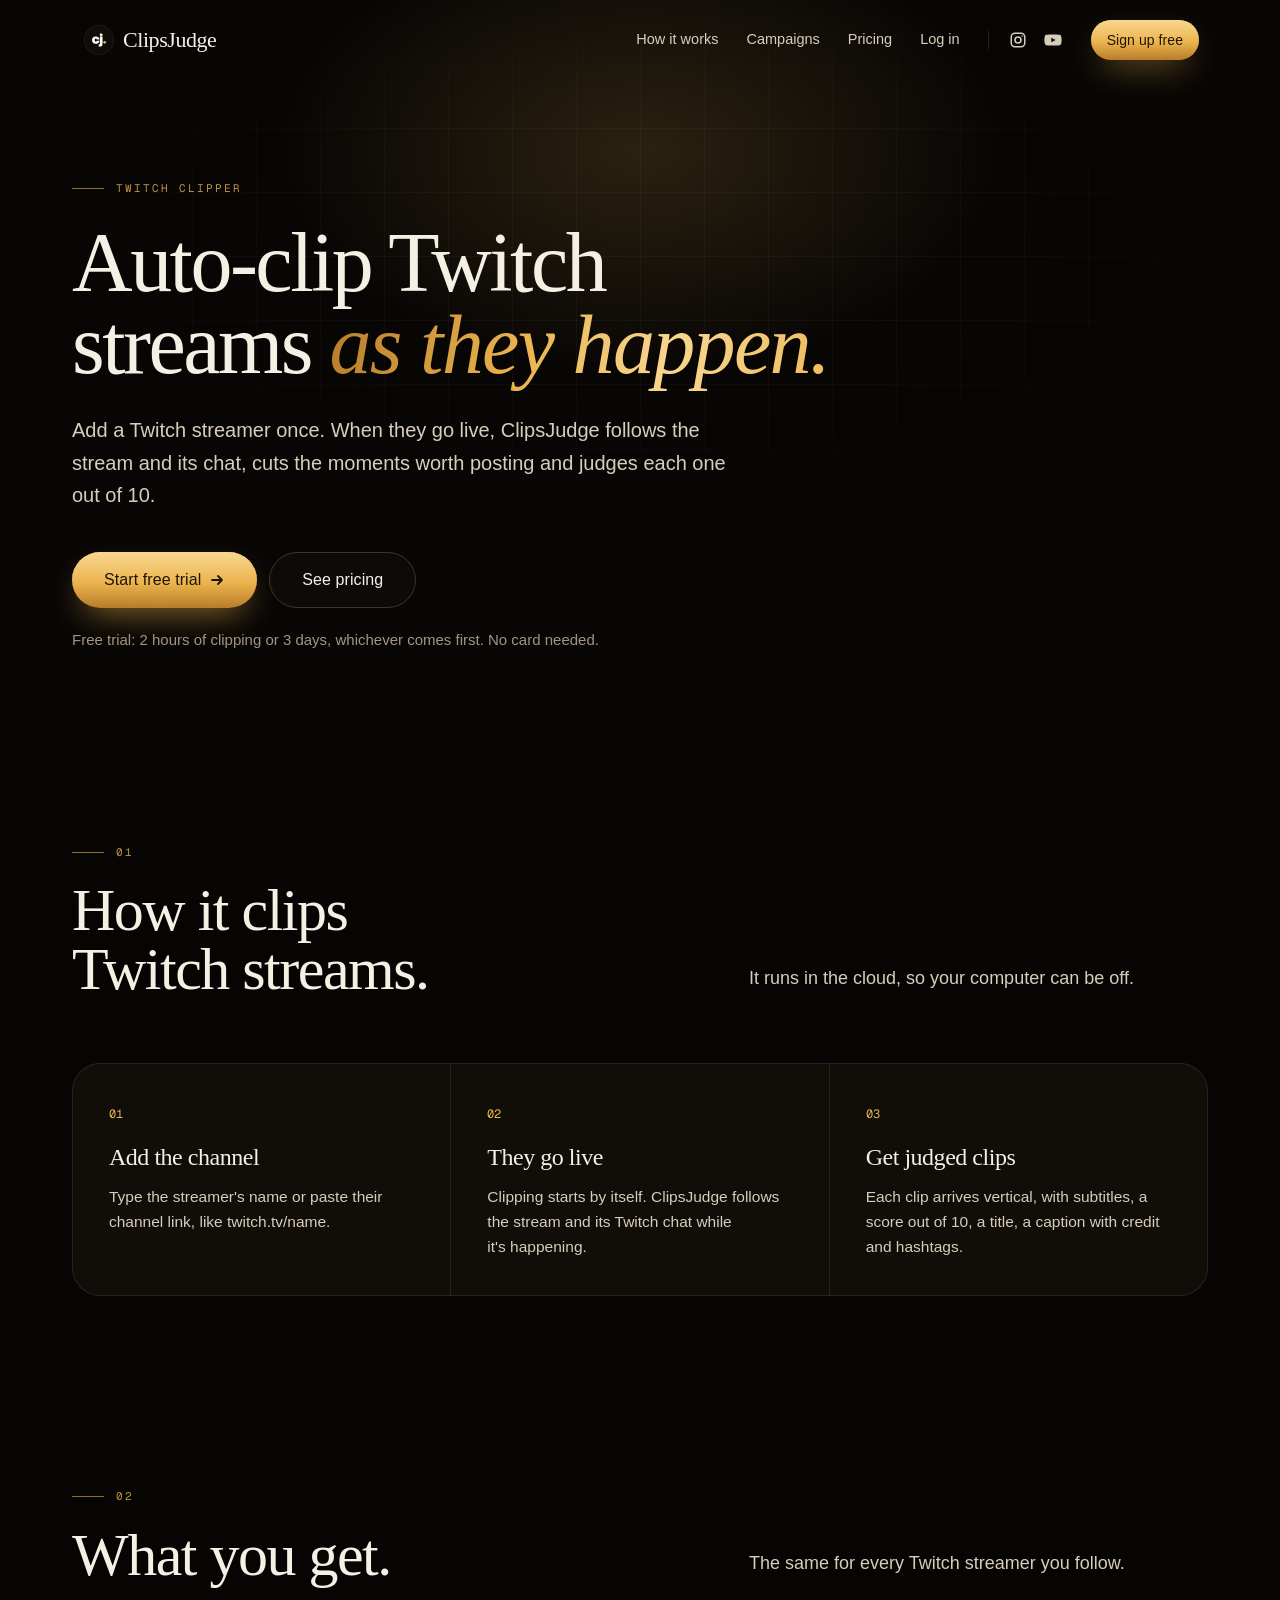
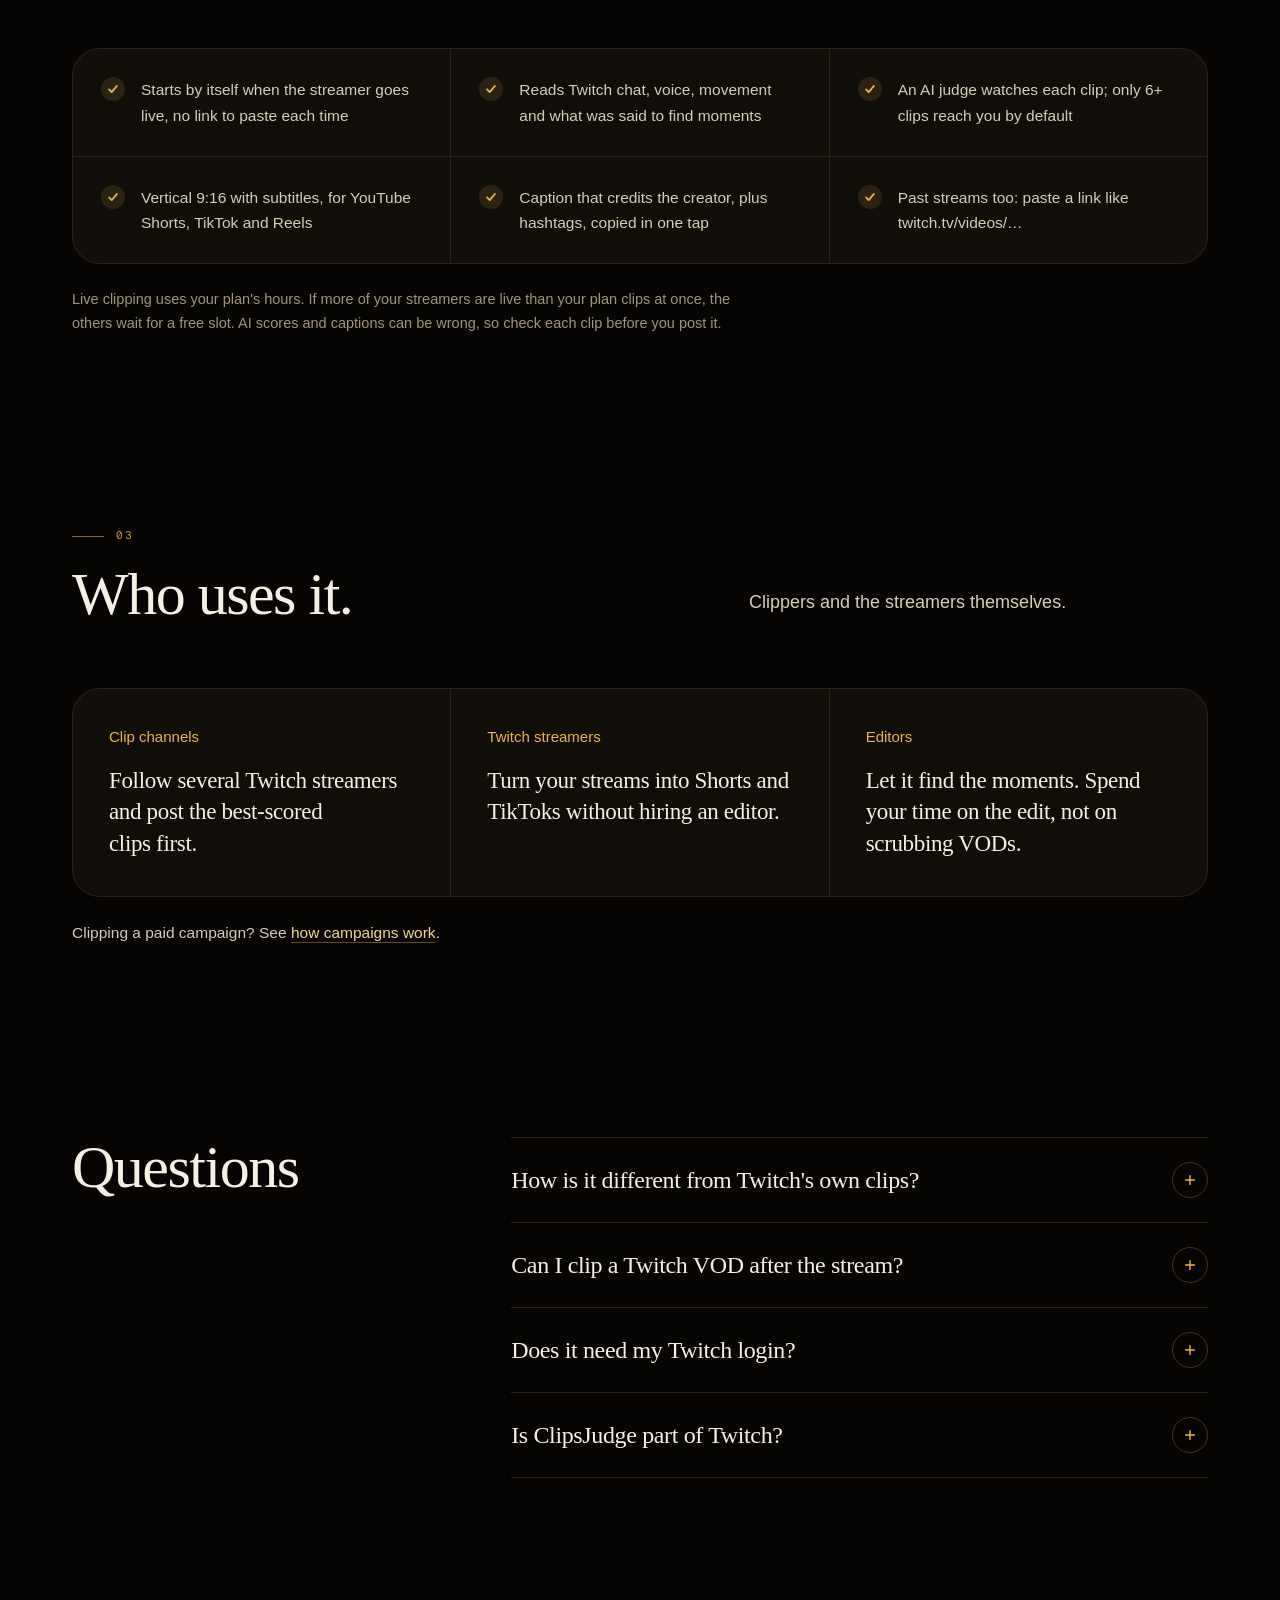
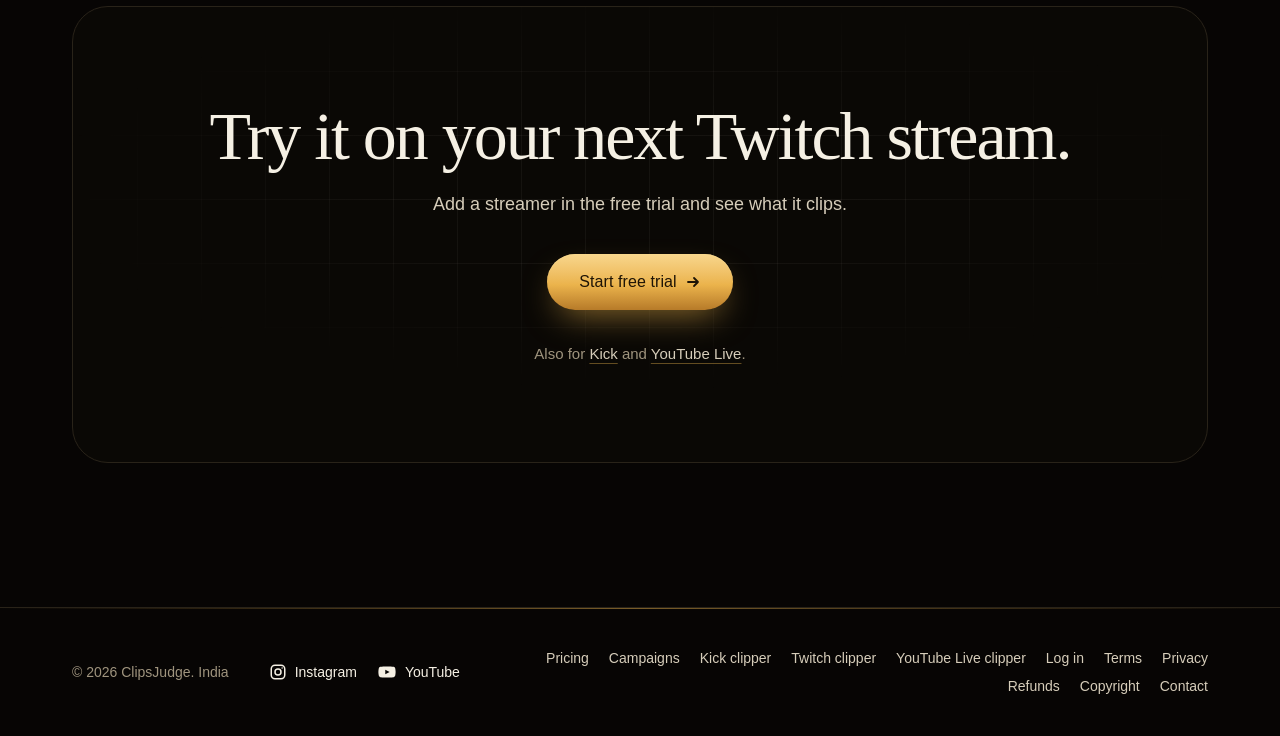
<file: twitch-clipper.html>
<!doctype html><html lang="en"><head><meta charset="utf-8"><meta name="viewport" content="width=device-width, initial-scale=1, viewport-fit=cover"><meta name="theme-color" content="#090705">
<link rel="preconnect" href="https://api.fontshare.com" crossorigin="anonymous"><link rel="preconnect" href="https://fonts.googleapis.com"><link rel="preconnect" href="https://fonts.gstatic.com" crossorigin="anonymous">
<link rel="stylesheet" href="https://api.fontshare.com/v2/css?f[]=zodiak@300,400,500,301,401&amp;f[]=general-sans@400,500,600,700&amp;display=swap">
<link rel="stylesheet" href="https://fonts.googleapis.com/css2?family=Geist+Mono:wght@400;500;600&amp;display=swap">
<link rel="stylesheet" href="/assets/site-1o1opwyt.css">
<link rel="icon" href="/favicon.ico" sizes="48x48"><link rel="icon" href="/icon.svg" type="image/svg+xml"><link rel="apple-touch-icon" href="/apple-touch-icon.png"><link rel="manifest" href="/site.webmanifest">
<script src="/analytics.js" defer></script><meta name="description" content="ClipsJudge auto-clips Twitch streams while they're live. It follows the stream and Twitch chat, cuts the best moments into vertical clips with subtitles and scores each one out of 10. Free trial."><meta property="og:title" content="Twitch clipper: auto-clip Twitch streams with AI · ClipsJudge"><meta property="og:description" content="ClipsJudge auto-clips Twitch streams while they're live. It follows the stream and Twitch chat, cuts the best moments into vertical clips with subtitles and scores each one out of 10. Free trial."><meta property="og:type" content="website"><meta property="og:image" content="https://clipsjudge.com/og-image.png"><meta name="twitter:card" content="summary_large_image"><meta name="twitter:image" content="https://clipsjudge.com/og-image.png"><link rel="canonical" href="https://clipsjudge.com/twitch-clipper"><title>Twitch clipper: auto-clip Twitch streams with AI · ClipsJudge</title><script type="module" src="/assets/twitch-clipper-NLO4C4O2.js"></script></head><body><div id="root"><link rel="preload" as="image" href="/icon.svg"/><div class="grain relative"><div aria-hidden="true" class="hairline-grid pointer-events-none absolute inset-x-0 top-0 h-[620px] opacity-70"></div><div aria-hidden="true" class="bg-glow pointer-events-none absolute -top-40 left-1/2 h-[620px] w-[1000px] -translate-x-1/2 opacity-70"></div><header class="sticky top-0 z-50 pt-3"><div class="container-site"><div class="flex h-14 items-center gap-4 rounded-full border pl-3 pr-2 transition-all duration-500 ease-[var(--ease-out-expo)] border-transparent bg-transparent"><a href="/" aria-label="ClipsJudge home" class="mr-auto flex items-center gap-2.5 font-display text-[22px] font-medium tracking-[-0.02em] text-foreground no-underline"><img src="/icon.svg" alt="" width="28" height="28" class="size-7 rounded-lg ring-1 ring-foreground/10" aria-hidden="true"/>ClipsJudge</a><nav aria-label="Main" class="flex items-center gap-5 md:gap-7"><a class="relative text-[14.5px] text-soft no-underline transition-colors hover:text-foreground after:absolute after:-bottom-1 after:left-0 after:h-px after:w-full after:origin-left after:scale-x-0 after:bg-gold after:transition-transform after:duration-300 hover:after:scale-x-100 data-[status=active]:text-foreground hidden md:inline-flex" href="/#how">How it works</a><a class="relative text-[14.5px] text-soft no-underline transition-colors hover:text-foreground after:absolute after:-bottom-1 after:left-0 after:h-px after:w-full after:origin-left after:scale-x-0 after:bg-gold after:transition-transform after:duration-300 hover:after:scale-x-100 data-[status=active]:text-foreground hidden md:inline-flex" href="/campaigns">Campaigns</a><a href="/pricing" class="relative text-[14.5px] text-soft no-underline transition-colors hover:text-foreground after:absolute after:-bottom-1 after:left-0 after:h-px after:w-full after:origin-left after:scale-x-0 after:bg-gold after:transition-transform after:duration-300 hover:after:scale-x-100 data-[status=active]:text-foreground">Pricing</a><a class="relative text-[14.5px] text-soft no-underline transition-colors hover:text-foreground after:absolute after:-bottom-1 after:left-0 after:h-px after:w-full after:origin-left after:scale-x-0 after:bg-gold after:transition-transform after:duration-300 hover:after:scale-x-100 data-[status=active]:text-foreground" href="https://app.clipsjudge.com/app">Log in</a><span class="hidden items-center gap-4 border-l border-line pl-5 md:flex"><a class="text-soft transition-colors hover:text-gold" href="https://www.instagram.com/clipsjudge/" target="_blank" rel="noopener" aria-label="ClipsJudge on Instagram"><svg width="18" height="18" viewBox="0 0 24 24" fill="none" stroke="currentColor" stroke-width="2" aria-hidden="true"><rect x="3" y="3" width="18" height="18" rx="5"></rect><circle cx="12" cy="12" r="4"></circle><circle cx="17.5" cy="6.5" r="1" fill="currentColor" stroke="none"></circle></svg></a><a class="text-soft transition-colors hover:text-gold" href="https://www.youtube.com/channel/UC_itZuvUH5DGEf6iC6bG_gw" target="_blank" rel="noopener" aria-label="ClipsJudge on YouTube"><svg width="20" height="18" viewBox="0 0 24 24" fill="currentColor" aria-hidden="true"><path d="M23 7.2a3 3 0 0 0-2.1-2.1C19 4.6 12 4.6 12 4.6s-7 0-8.9.5A3 3 0 0 0 1 7.2 31 31 0 0 0 .5 12 31 31 0 0 0 1 16.8a3 3 0 0 0 2.1 2.1c1.9.5 8.9.5 8.9.5s7 0 8.9-.5a3 3 0 0 0 2.1-2.1 31 31 0 0 0 .5-4.8 31 31 0 0 0-.5-4.8zM9.7 15.1V8.9l5.8 3.1-5.8 3.1z"></path></svg></a></span><a data-magnetic="" class="group/btn relative items-center justify-center gap-2 rounded-full font-sans font-medium tracking-[0.005em] no-underline whitespace-nowrap transition-[transform,translate,scale,box-shadow,background-color,border-color,color,filter] duration-500 ease-[var(--ease-out-expo)] active:scale-[0.98] shine bg-gold-gradient text-gold-foreground shadow-gold hover:-translate-y-0.5 hover:brightness-[1.06] hover:text-gold-foreground h-10 px-4 text-sm hidden md:inline-flex" href="https://app.clipsjudge.com/app/signup?src=website">Sign up free</a></nav></div></div></header><main class="relative"><section class="container-site pb-16 pt-16 md:pb-24 md:pt-28"><div data-shown="false" class="reveal"><span class="mb-6 flex items-center gap-3 font-mono text-[11px] uppercase tracking-[0.18em] text-gold/80"><span class="h-px w-8 bg-gold/60"></span>Twitch<!-- --> clipper</span><h1 class="max-w-[14em] text-[clamp(38px,7vw,84px)] leading-[0.98] tracking-[-0.03em]">Auto-clip Twitch streams<!-- --> <span class="font-serif font-light italic tracking-[-0.02em] text-gold-gradient">as they happen.</span></h1><p class="mt-7 max-w-[34em] text-lg leading-relaxed text-soft md:text-xl">Add a Twitch streamer once. When they go live, ClipsJudge follows the stream and its chat, cuts the moments worth posting and judges each one out of 10.</p><div class="mt-10 flex flex-wrap gap-3"><a data-magnetic="" class="group/btn relative inline-flex items-center justify-center gap-2 rounded-full font-sans font-medium tracking-[0.005em] no-underline whitespace-nowrap transition-[transform,translate,scale,box-shadow,background-color,border-color,color,filter] duration-500 ease-[var(--ease-out-expo)] active:scale-[0.98] shine bg-gold-gradient text-gold-foreground shadow-gold hover:-translate-y-0.5 hover:brightness-[1.06] hover:text-gold-foreground h-14 px-8 text-base" href="https://app.clipsjudge.com/app/signup?src=website">Start free trial<svg aria-hidden="true" viewBox="0 0 16 16" class="size-4 transition-transform duration-300 group-hover/btn:translate-x-0.5" fill="none" stroke="currentColor" stroke-width="1.8" stroke-linecap="round" stroke-linejoin="round"><path d="M3 8h10M9 4l4 4-4 4"></path></svg></a><a data-magnetic="" class="group/btn relative inline-flex items-center justify-center gap-2 rounded-full font-sans font-medium tracking-[0.005em] no-underline whitespace-nowrap transition-[transform,translate,scale,box-shadow,background-color,border-color,color,filter] duration-500 ease-[var(--ease-out-expo)] active:scale-[0.98] border border-line-2 bg-foreground/[0.02] text-foreground hover:border-gold/70 hover:bg-gold/[0.06] hover:text-foreground h-14 px-8 text-base" href="/pricing">See pricing</a></div><p class="mt-5 text-[15px] text-muted-foreground">Free trial: 2 hours of clipping or 3 days, whichever comes first. No card needed.</p></div></section><section aria-labelledby="pHow" class="relative py-16 md:py-24"><div class="container-site"><div data-shown="false" class="reveal mb-12 grid gap-5 md:mb-16 md:grid-cols-[minmax(0,1.15fr)_minmax(0,0.85fr)] md:items-end md:gap-14"><div><span aria-hidden="true" class="mb-5 flex items-center gap-3 font-mono text-[11px] tracking-[0.18em] text-gold/80"><span class="h-px w-8 bg-gold/60"></span>01</span><h2 id="pHow" class="text-[clamp(34px,5.6vw,60px)] leading-[0.98] text-foreground">How it clips Twitch streams.</h2></div><p class="max-w-[34em] text-[17px] leading-relaxed text-soft md:pb-1.5 md:text-lg">It runs in the cloud, so your computer can be off.</p></div><div data-shown="false" class="reveal"><ol class="grid gap-px overflow-hidden rounded-3xl border border-line bg-line md:grid-cols-3"><li data-spotlight="true" class="spotlight bg-panel p-7 md:p-9"><span class="font-mono text-xs text-gold">01</span><h3 class="mt-4 text-[24px] leading-tight tracking-[-0.02em]">Add the channel</h3><p class="mt-3 text-[15.5px] leading-relaxed text-soft">Type the streamer&#x27;s name or paste their channel link, like twitch.tv/name.</p></li><li data-spotlight="true" class="spotlight bg-panel p-7 md:p-9"><span class="font-mono text-xs text-gold">02</span><h3 class="mt-4 text-[24px] leading-tight tracking-[-0.02em]">They go live</h3><p class="mt-3 text-[15.5px] leading-relaxed text-soft">Clipping starts by itself. ClipsJudge follows the stream and its Twitch chat while it&#x27;s happening.</p></li><li data-spotlight="true" class="spotlight bg-panel p-7 md:p-9"><span class="font-mono text-xs text-gold">03</span><h3 class="mt-4 text-[24px] leading-tight tracking-[-0.02em]">Get judged clips</h3><p class="mt-3 text-[15.5px] leading-relaxed text-soft">Each clip arrives vertical, with subtitles, a score out of 10, a title, a caption with credit and hashtags.</p></li></ol></div></div></section><section aria-labelledby="pGets" class="relative py-16 md:py-24"><div class="container-site"><div data-shown="false" class="reveal mb-12 grid gap-5 md:mb-16 md:grid-cols-[minmax(0,1.15fr)_minmax(0,0.85fr)] md:items-end md:gap-14"><div><span aria-hidden="true" class="mb-5 flex items-center gap-3 font-mono text-[11px] tracking-[0.18em] text-gold/80"><span class="h-px w-8 bg-gold/60"></span>02</span><h2 id="pGets" class="text-[clamp(34px,5.6vw,60px)] leading-[0.98] text-foreground">What you get.</h2></div><p class="max-w-[34em] text-[17px] leading-relaxed text-soft md:pb-1.5 md:text-lg">The same for every Twitch streamer you follow.</p></div><div data-shown="false" class="reveal"><ul class="grid gap-px overflow-hidden rounded-3xl border border-line bg-line sm:grid-cols-2 lg:grid-cols-3"><li data-spotlight="true" class="spotlight flex gap-4 bg-panel p-6 md:p-7"><span class="grid size-6 shrink-0 place-items-center rounded-full bg-gold/12 text-gold"><svg viewBox="0 0 16 16" class="size-3.5" fill="none" stroke="currentColor" stroke-width="2" stroke-linecap="round" stroke-linejoin="round" aria-hidden="true"><path d="M3.5 8.5l3 3 6-7"></path></svg></span><span class="text-[15.5px] leading-relaxed text-soft">Starts by itself when the streamer goes live, no link to paste each time</span></li><li data-spotlight="true" class="spotlight flex gap-4 bg-panel p-6 md:p-7"><span class="grid size-6 shrink-0 place-items-center rounded-full bg-gold/12 text-gold"><svg viewBox="0 0 16 16" class="size-3.5" fill="none" stroke="currentColor" stroke-width="2" stroke-linecap="round" stroke-linejoin="round" aria-hidden="true"><path d="M3.5 8.5l3 3 6-7"></path></svg></span><span class="text-[15.5px] leading-relaxed text-soft">Reads Twitch chat, voice, movement and what was said to find moments</span></li><li data-spotlight="true" class="spotlight flex gap-4 bg-panel p-6 md:p-7"><span class="grid size-6 shrink-0 place-items-center rounded-full bg-gold/12 text-gold"><svg viewBox="0 0 16 16" class="size-3.5" fill="none" stroke="currentColor" stroke-width="2" stroke-linecap="round" stroke-linejoin="round" aria-hidden="true"><path d="M3.5 8.5l3 3 6-7"></path></svg></span><span class="text-[15.5px] leading-relaxed text-soft">An AI judge watches each clip; only 6+ clips reach you by default</span></li><li data-spotlight="true" class="spotlight flex gap-4 bg-panel p-6 md:p-7"><span class="grid size-6 shrink-0 place-items-center rounded-full bg-gold/12 text-gold"><svg viewBox="0 0 16 16" class="size-3.5" fill="none" stroke="currentColor" stroke-width="2" stroke-linecap="round" stroke-linejoin="round" aria-hidden="true"><path d="M3.5 8.5l3 3 6-7"></path></svg></span><span class="text-[15.5px] leading-relaxed text-soft">Vertical 9:16 with subtitles, for YouTube Shorts, TikTok and Reels</span></li><li data-spotlight="true" class="spotlight flex gap-4 bg-panel p-6 md:p-7"><span class="grid size-6 shrink-0 place-items-center rounded-full bg-gold/12 text-gold"><svg viewBox="0 0 16 16" class="size-3.5" fill="none" stroke="currentColor" stroke-width="2" stroke-linecap="round" stroke-linejoin="round" aria-hidden="true"><path d="M3.5 8.5l3 3 6-7"></path></svg></span><span class="text-[15.5px] leading-relaxed text-soft">Caption that credits the creator, plus hashtags, copied in one tap</span></li><li data-spotlight="true" class="spotlight flex gap-4 bg-panel p-6 md:p-7"><span class="grid size-6 shrink-0 place-items-center rounded-full bg-gold/12 text-gold"><svg viewBox="0 0 16 16" class="size-3.5" fill="none" stroke="currentColor" stroke-width="2" stroke-linecap="round" stroke-linejoin="round" aria-hidden="true"><path d="M3.5 8.5l3 3 6-7"></path></svg></span><span class="text-[15.5px] leading-relaxed text-soft">Past streams too: paste a link like twitch.tv/videos/…</span></li></ul><p class="mt-6 max-w-[48em] text-[14.5px] leading-relaxed text-muted-foreground">Live clipping uses your plan&#x27;s hours. If more of your streamers are live than your plan clips at once, the others wait for a free slot. AI scores and captions can be wrong, so check each clip before you post it.</p></div></div></section><section aria-labelledby="pWho" class="relative py-16 md:py-24"><div class="container-site"><div data-shown="false" class="reveal mb-12 grid gap-5 md:mb-16 md:grid-cols-[minmax(0,1.15fr)_minmax(0,0.85fr)] md:items-end md:gap-14"><div><span aria-hidden="true" class="mb-5 flex items-center gap-3 font-mono text-[11px] tracking-[0.18em] text-gold/80"><span class="h-px w-8 bg-gold/60"></span>03</span><h2 id="pWho" class="text-[clamp(34px,5.6vw,60px)] leading-[0.98] text-foreground">Who uses it.</h2></div><p class="max-w-[34em] text-[17px] leading-relaxed text-soft md:pb-1.5 md:text-lg">Clippers and the streamers themselves.</p></div><div data-shown="false" class="reveal"><div class="grid gap-px overflow-hidden rounded-3xl border border-line bg-line md:grid-cols-3"><div data-spotlight="true" class="spotlight bg-panel p-7 md:p-9"><h3 class="font-sans text-[15px] font-medium tracking-normal text-gold">Clip channels</h3><p class="mt-4 font-display text-[21px] leading-snug tracking-[-0.015em] text-foreground md:text-[23px]">Follow several Twitch streamers and post the best-scored clips first.</p></div><div data-spotlight="true" class="spotlight bg-panel p-7 md:p-9"><h3 class="font-sans text-[15px] font-medium tracking-normal text-gold">Twitch streamers</h3><p class="mt-4 font-display text-[21px] leading-snug tracking-[-0.015em] text-foreground md:text-[23px]">Turn your streams into Shorts and TikToks without hiring an editor.</p></div><div data-spotlight="true" class="spotlight bg-panel p-7 md:p-9"><h3 class="font-sans text-[15px] font-medium tracking-normal text-gold">Editors</h3><p class="mt-4 font-display text-[21px] leading-snug tracking-[-0.015em] text-foreground md:text-[23px]">Let it find the moments. Spend your time on the edit, not on scrubbing VODs.</p></div></div><p class="mt-6 text-[15.5px] text-soft">Clipping a paid campaign? See<!-- --> <a class="text-gold-hi underline decoration-gold/40 underline-offset-4" href="/campaigns">how campaigns work</a>.</p></div></div></section><section aria-labelledby="pFaq" class="relative py-16 md:py-24"><div class="container-site grid gap-10 md:grid-cols-[0.7fr_1.3fr] md:gap-16"><div data-shown="false" class="reveal"><h2 id="pFaq" class="text-[clamp(36px,5vw,60px)] leading-none">Questions</h2></div><div data-shown="false" class="reveal"><div class="border-t border-line"><details class="faq-item group border-b border-line"><summary class="flex items-center justify-between gap-6 py-6 font-display text-[21px] leading-snug tracking-[-0.015em] text-foreground transition-colors hover:text-gold-hi md:text-[24px]">How is it different from Twitch&#x27;s own clips?<span aria-hidden="true" class="faq-icon grid size-9 shrink-0 place-items-center rounded-full border border-line-2 text-gold"><svg viewBox="0 0 16 16" class="size-3.5" fill="none" stroke="currentColor" stroke-width="1.6" stroke-linecap="round"><path d="M8 3v10M3 8h10"></path></svg></span></summary><p class="max-w-[40em] pb-7 pr-12 text-[16px] leading-relaxed text-soft">Twitch clips are made by hand, by viewers or the streamer. ClipsJudge finds the moments itself, makes vertical clips with subtitles, and scores each one, so you can decide which to post first.</p></details><details class="faq-item group border-b border-line"><summary class="flex items-center justify-between gap-6 py-6 font-display text-[21px] leading-snug tracking-[-0.015em] text-foreground transition-colors hover:text-gold-hi md:text-[24px]">Can I clip a Twitch VOD after the stream?<span aria-hidden="true" class="faq-icon grid size-9 shrink-0 place-items-center rounded-full border border-line-2 text-gold"><svg viewBox="0 0 16 16" class="size-3.5" fill="none" stroke="currentColor" stroke-width="1.6" stroke-linecap="round"><path d="M8 3v10M3 8h10"></path></svg></span></summary><p class="max-w-[40em] pb-7 pr-12 text-[16px] leading-relaxed text-soft">Yes. Paste the past broadcast&#x27;s link (twitch.tv/videos/…) and it&#x27;s clipped the same way. Set From and To to check only a part.</p></details><details class="faq-item group border-b border-line"><summary class="flex items-center justify-between gap-6 py-6 font-display text-[21px] leading-snug tracking-[-0.015em] text-foreground transition-colors hover:text-gold-hi md:text-[24px]">Does it need my Twitch login?<span aria-hidden="true" class="faq-icon grid size-9 shrink-0 place-items-center rounded-full border border-line-2 text-gold"><svg viewBox="0 0 16 16" class="size-3.5" fill="none" stroke="currentColor" stroke-width="1.6" stroke-linecap="round"><path d="M8 3v10M3 8h10"></path></svg></span></summary><p class="max-w-[40em] pb-7 pr-12 text-[16px] leading-relaxed text-soft">No. You add the channel by name or link; nothing is connected to your Twitch account.</p></details><details class="faq-item group border-b border-line"><summary class="flex items-center justify-between gap-6 py-6 font-display text-[21px] leading-snug tracking-[-0.015em] text-foreground transition-colors hover:text-gold-hi md:text-[24px]">Is ClipsJudge part of Twitch?<span aria-hidden="true" class="faq-icon grid size-9 shrink-0 place-items-center rounded-full border border-line-2 text-gold"><svg viewBox="0 0 16 16" class="size-3.5" fill="none" stroke="currentColor" stroke-width="1.6" stroke-linecap="round"><path d="M8 3v10M3 8h10"></path></svg></span></summary><p class="max-w-[40em] pb-7 pr-12 text-[16px] leading-relaxed text-soft">No. ClipsJudge is an independent tool and isn&#x27;t affiliated with Twitch.</p></details></div></div></div></section><section class="relative pb-28 pt-8 md:pb-36"><div class="container-site"><div data-shown="false" class="reveal"><div data-spotlight="true" class="spotlight spotlight-edge relative overflow-hidden rounded-4xl border border-line bg-panel/40 px-6 py-16 text-center md:px-16 md:py-24"><div aria-hidden="true" class="hairline-grid pointer-events-none absolute inset-0"></div><div class="relative"><h2 class="mx-auto max-w-[14em] text-[clamp(34px,5.4vw,68px)] leading-[0.98] tracking-[-0.03em]">Try it on your next <!-- -->Twitch<!-- --> stream.</h2><p class="mx-auto mt-5 max-w-[30em] text-lg text-soft">Add a streamer in the free trial and see what it clips.</p><div class="mt-9 flex justify-center"><a data-magnetic="" class="group/btn relative inline-flex items-center justify-center gap-2 rounded-full font-sans font-medium tracking-[0.005em] no-underline whitespace-nowrap transition-[transform,translate,scale,box-shadow,background-color,border-color,color,filter] duration-500 ease-[var(--ease-out-expo)] active:scale-[0.98] shine bg-gold-gradient text-gold-foreground shadow-gold hover:-translate-y-0.5 hover:brightness-[1.06] hover:text-gold-foreground h-14 px-8 text-base" href="https://app.clipsjudge.com/app/signup?src=website">Start free trial<svg aria-hidden="true" viewBox="0 0 16 16" class="size-4 transition-transform duration-300 group-hover/btn:translate-x-0.5" fill="none" stroke="currentColor" stroke-width="1.8" stroke-linecap="round" stroke-linejoin="round"><path d="M3 8h10M9 4l4 4-4 4"></path></svg></a></div><p class="mt-8 text-[15px] text-muted-foreground">Also for<!-- --> <span><a class="text-soft underline decoration-gold/40 underline-offset-4 hover:text-foreground" href="/kick-clipper">Kick</a></span><span> and <a class="text-soft underline decoration-gold/40 underline-offset-4 hover:text-foreground" href="/youtube-live-clipper">YouTube Live</a></span>.</p></div></div></div></div></section></main><footer class="relative border-t border-line text-sm text-muted-foreground pb-10"><div aria-hidden="true" class="pointer-events-none absolute inset-x-0 top-0 h-px bg-gradient-to-r from-transparent via-gold/50 to-transparent"></div><div class="container-site grid gap-6 pt-10 md:grid-cols-[auto_auto_1fr] md:items-center md:gap-10"><span>© 2026 ClipsJudge. India</span><span class="flex gap-5"><a class="inline-flex items-center gap-2 text-foreground no-underline transition-colors hover:text-gold" href="https://www.instagram.com/clipsjudge/" target="_blank" rel="noopener" aria-label="ClipsJudge on Instagram"><svg width="18" height="18" viewBox="0 0 24 24" fill="none" stroke="currentColor" stroke-width="2" aria-hidden="true"><rect x="3" y="3" width="18" height="18" rx="5"></rect><circle cx="12" cy="12" r="4"></circle><circle cx="17.5" cy="6.5" r="1" fill="currentColor" stroke="none"></circle></svg><span>Instagram</span></a><a class="inline-flex items-center gap-2 text-foreground no-underline transition-colors hover:text-gold" href="https://www.youtube.com/channel/UC_itZuvUH5DGEf6iC6bG_gw" target="_blank" rel="noopener" aria-label="ClipsJudge on YouTube"><svg width="20" height="18" viewBox="0 0 24 24" fill="currentColor" aria-hidden="true"><path d="M23 7.2a3 3 0 0 0-2.1-2.1C19 4.6 12 4.6 12 4.6s-7 0-8.9.5A3 3 0 0 0 1 7.2 31 31 0 0 0 .5 12 31 31 0 0 0 1 16.8a3 3 0 0 0 2.1 2.1c1.9.5 8.9.5 8.9.5s7 0 8.9-.5a3 3 0 0 0 2.1-2.1 31 31 0 0 0 .5-4.8 31 31 0 0 0-.5-4.8zM9.7 15.1V8.9l5.8 3.1-5.8 3.1z"></path></svg><span>YouTube</span></a></span><span class="flex flex-wrap gap-x-5 gap-y-2 md:justify-end"><a href="/pricing" class="text-soft no-underline transition-colors hover:text-foreground">Pricing</a><a href="/campaigns" class="text-soft no-underline transition-colors hover:text-foreground">Campaigns</a><a href="/kick-clipper" class="text-soft no-underline transition-colors hover:text-foreground">Kick clipper</a><a href="/twitch-clipper" class="text-soft no-underline transition-colors hover:text-foreground">Twitch clipper</a><a href="/youtube-live-clipper" class="text-soft no-underline transition-colors hover:text-foreground">YouTube Live clipper</a><a href="https://app.clipsjudge.com/app" class="text-soft no-underline transition-colors hover:text-foreground">Log in</a><a href="/terms" class="text-soft no-underline transition-colors hover:text-foreground">Terms</a><a href="/privacy" class="text-soft no-underline transition-colors hover:text-foreground">Privacy</a><a href="/refund" class="text-soft no-underline transition-colors hover:text-foreground">Refunds</a><a href="/copyright" class="text-soft no-underline transition-colors hover:text-foreground">Copyright</a><a href="/contact" class="text-soft no-underline transition-colors hover:text-foreground">Contact</a></span></div></footer></div><div class="cursor-glow" aria-hidden="true"></div><div class="cursor-ring" aria-hidden="true"></div></div></body></html>
</file>
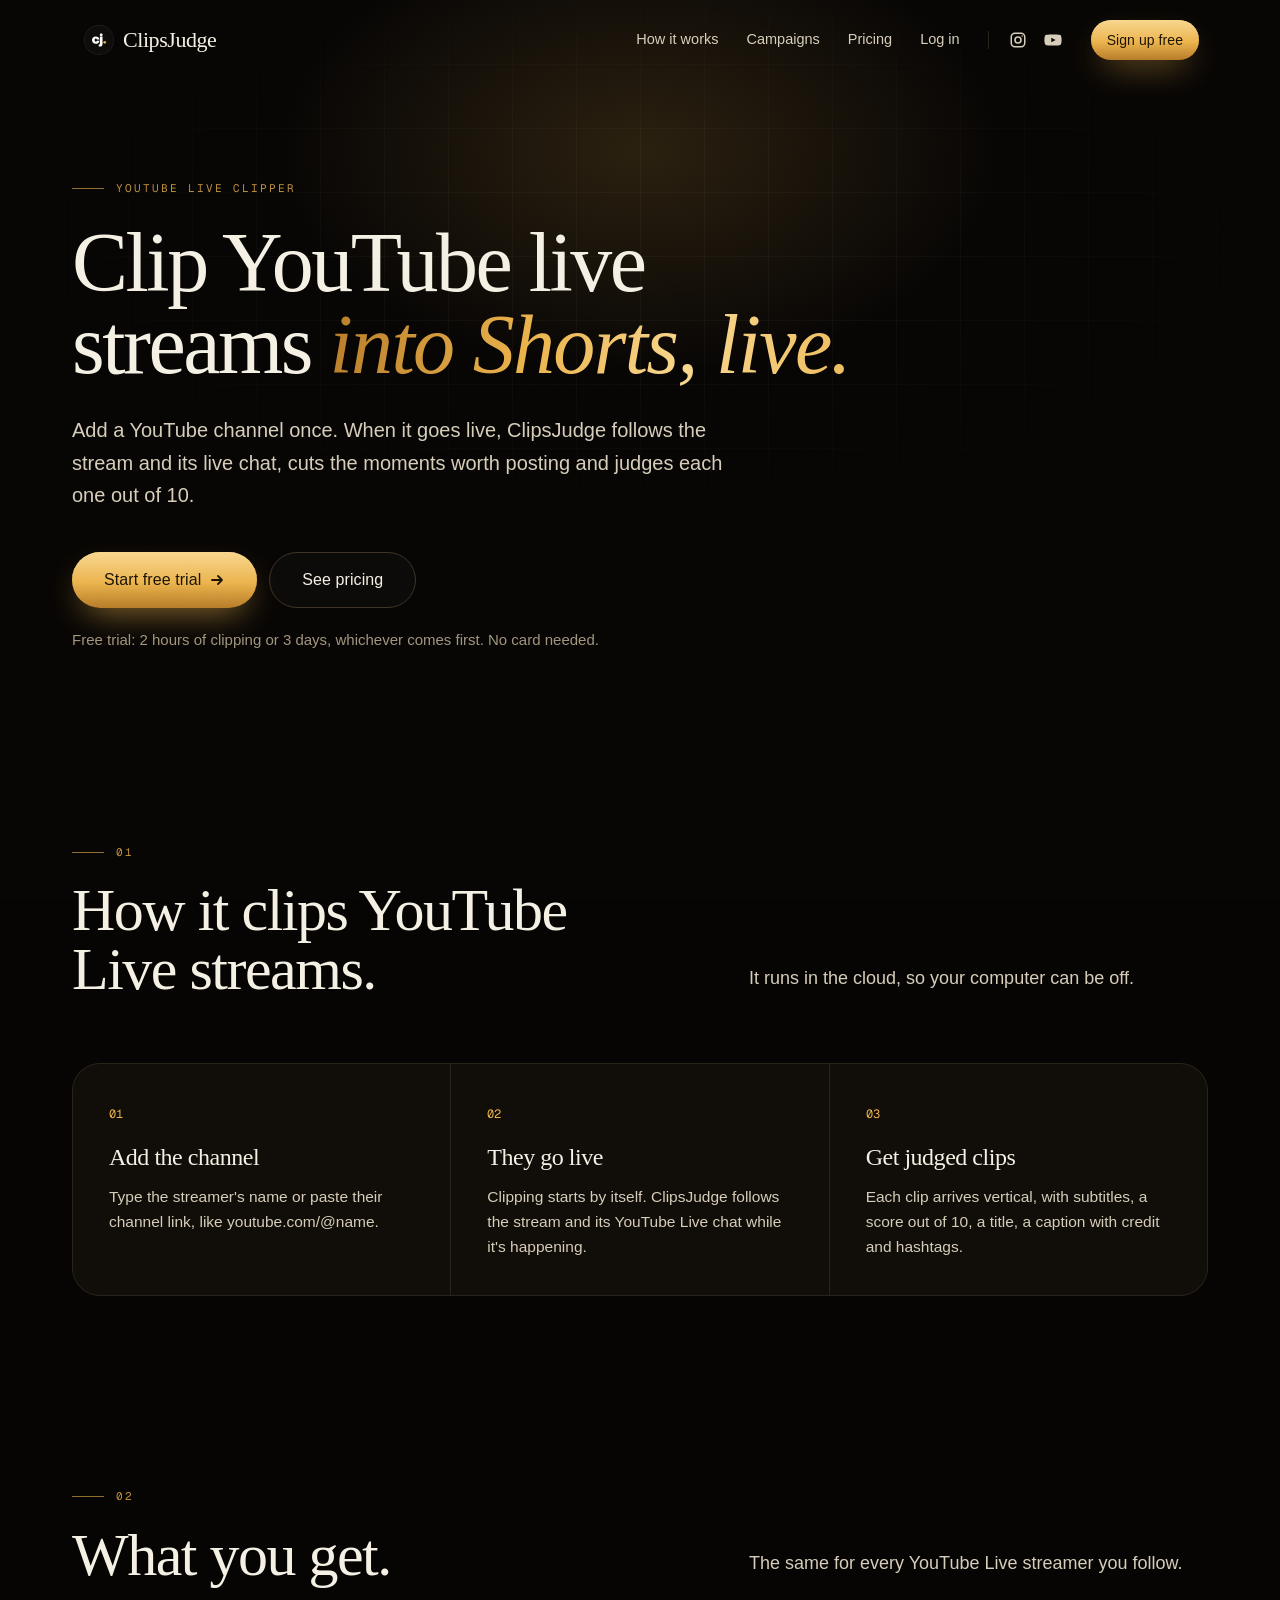
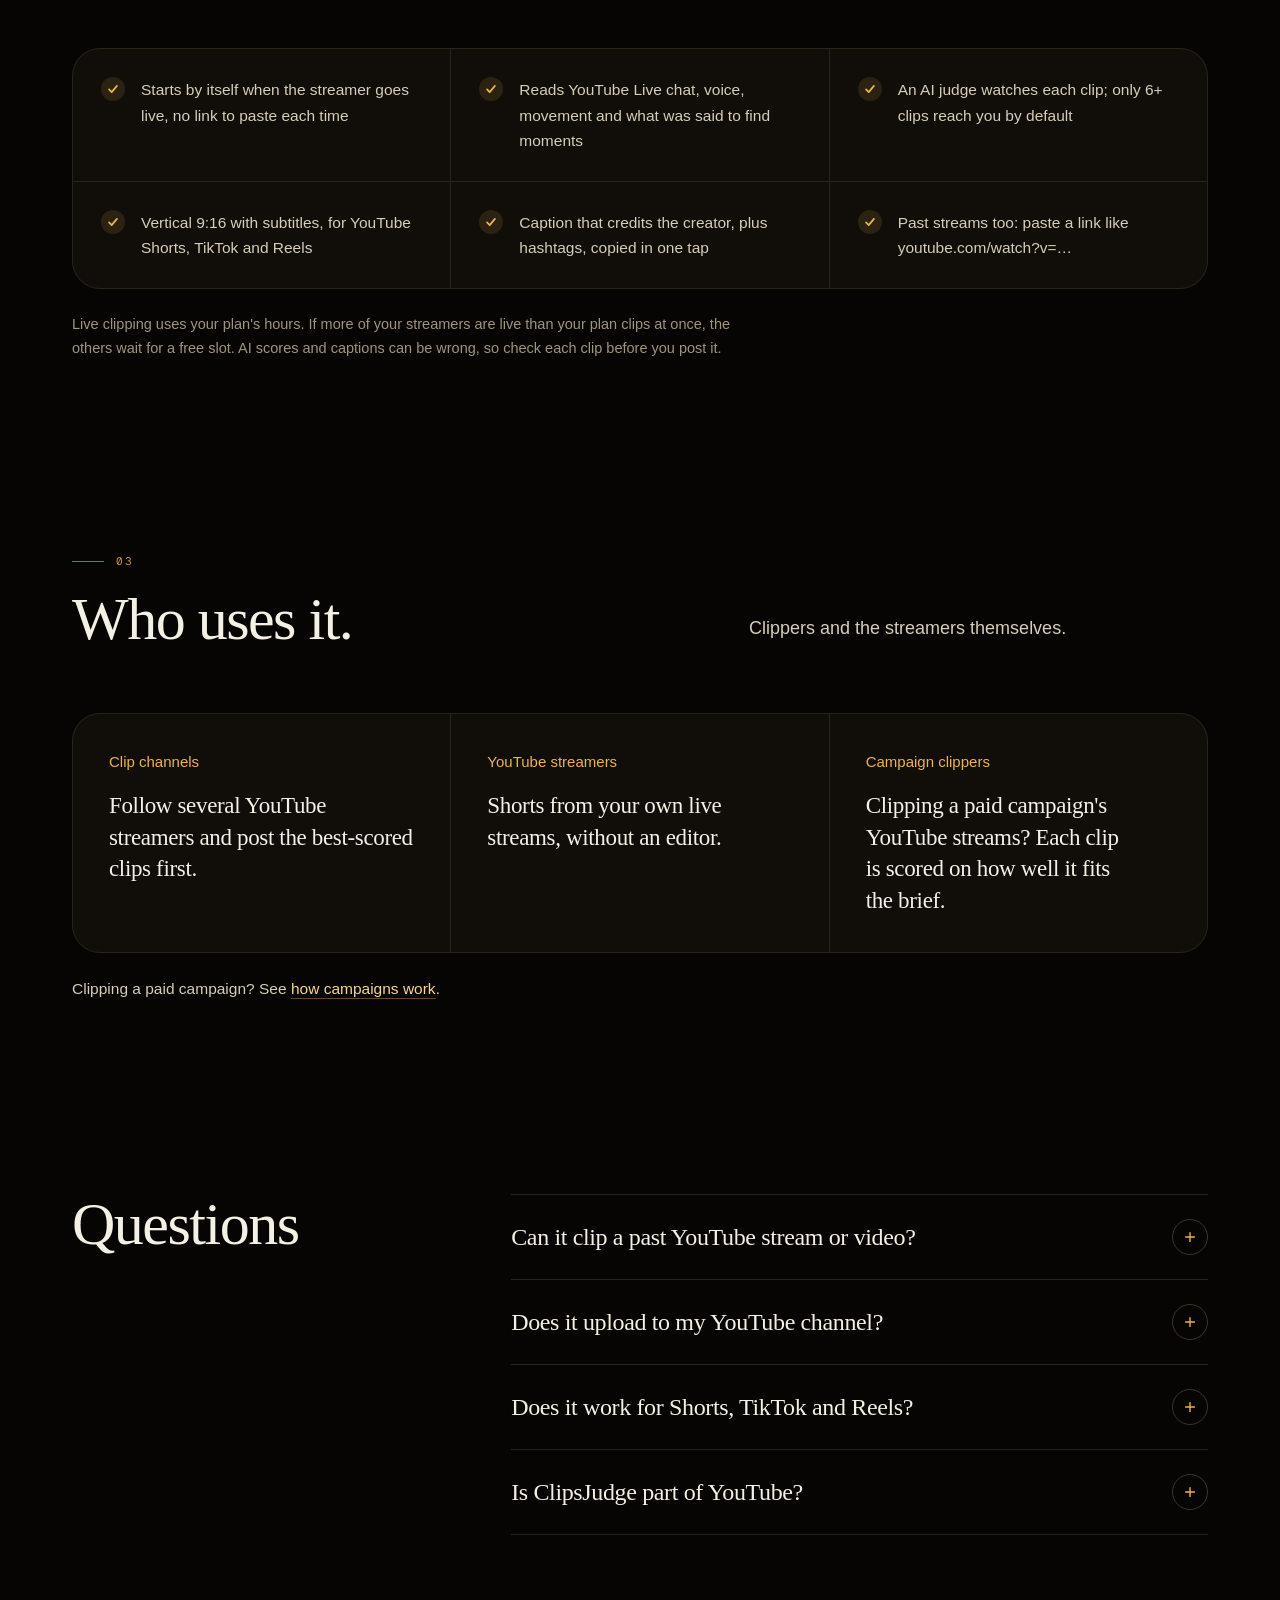
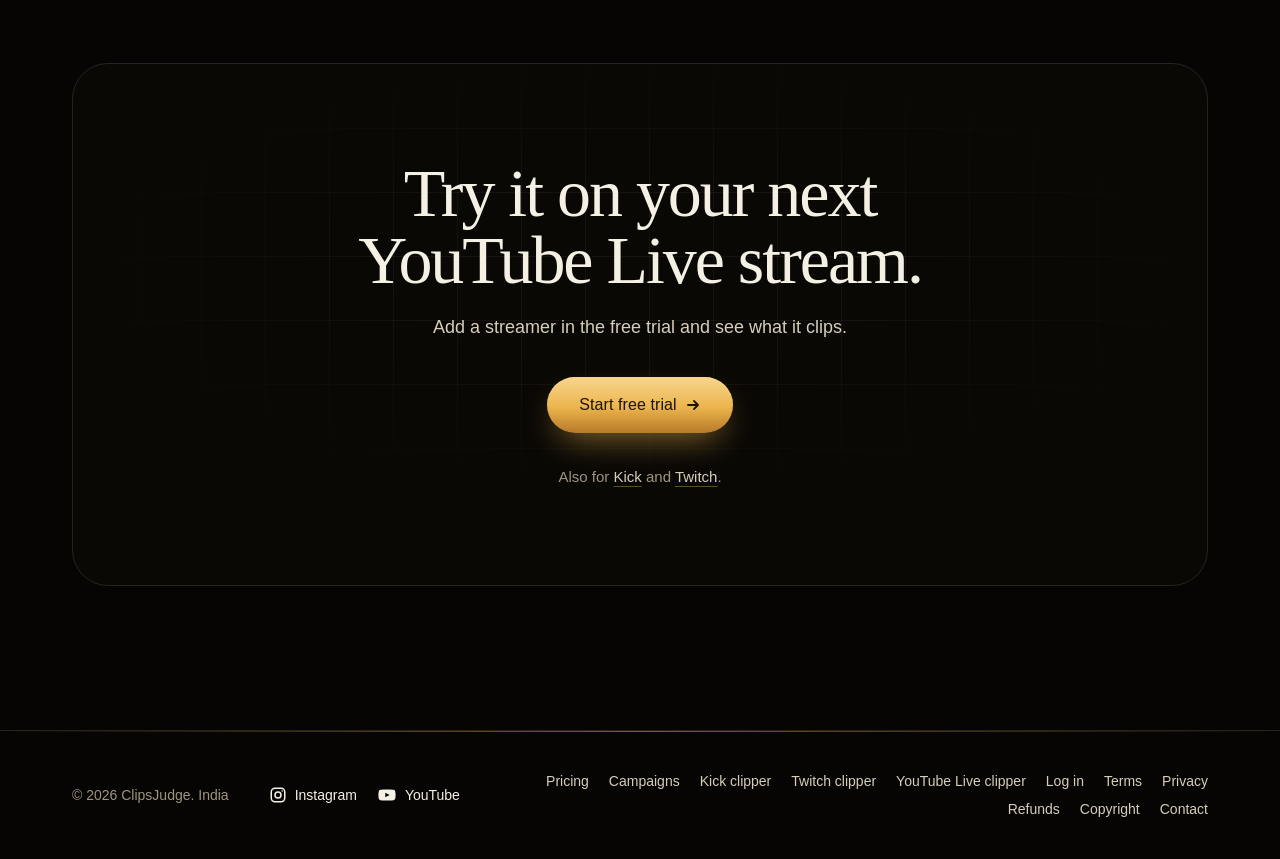
<file: youtube-live-clipper.html>
<!doctype html><html lang="en"><head><meta charset="utf-8"><meta name="viewport" content="width=device-width, initial-scale=1, viewport-fit=cover"><meta name="theme-color" content="#090705">
<link rel="preconnect" href="https://api.fontshare.com" crossorigin="anonymous"><link rel="preconnect" href="https://fonts.googleapis.com"><link rel="preconnect" href="https://fonts.gstatic.com" crossorigin="anonymous">
<link rel="stylesheet" href="https://api.fontshare.com/v2/css?f[]=zodiak@300,400,500,301,401&amp;f[]=general-sans@400,500,600,700&amp;display=swap">
<link rel="stylesheet" href="https://fonts.googleapis.com/css2?family=Geist+Mono:wght@400;500;600&amp;display=swap">
<link rel="stylesheet" href="/assets/site-1o1opwyt.css">
<link rel="icon" href="/favicon.ico" sizes="48x48"><link rel="icon" href="/icon.svg" type="image/svg+xml"><link rel="apple-touch-icon" href="/apple-touch-icon.png"><link rel="manifest" href="/site.webmanifest">
<script src="/analytics.js" defer></script><meta name="description" content="ClipsJudge clips YouTube live streams while they're live. It follows the stream and live chat, cuts the best moments into vertical Shorts with subtitles and scores each one out of 10. Past streams and videos too. Free trial."><meta property="og:title" content="YouTube Live clipper: AI Shorts from live streams · ClipsJudge"><meta property="og:description" content="ClipsJudge clips YouTube live streams while they're live. It follows the stream and live chat, cuts the best moments into vertical Shorts with subtitles and scores each one out of 10. Past streams and videos too. Free trial."><meta property="og:type" content="website"><meta property="og:image" content="https://clipsjudge.com/og-image.png"><meta name="twitter:card" content="summary_large_image"><meta name="twitter:image" content="https://clipsjudge.com/og-image.png"><link rel="canonical" href="https://clipsjudge.com/youtube-live-clipper"><title>YouTube Live clipper: AI Shorts from live streams · ClipsJudge</title><script type="module" src="/assets/youtube-live-clipper-VTZXMZKS.js"></script></head><body><div id="root"><link rel="preload" as="image" href="/icon.svg"/><div class="grain relative"><div aria-hidden="true" class="hairline-grid pointer-events-none absolute inset-x-0 top-0 h-[620px] opacity-70"></div><div aria-hidden="true" class="bg-glow pointer-events-none absolute -top-40 left-1/2 h-[620px] w-[1000px] -translate-x-1/2 opacity-70"></div><header class="sticky top-0 z-50 pt-3"><div class="container-site"><div class="flex h-14 items-center gap-4 rounded-full border pl-3 pr-2 transition-all duration-500 ease-[var(--ease-out-expo)] border-transparent bg-transparent"><a href="/" aria-label="ClipsJudge home" class="mr-auto flex items-center gap-2.5 font-display text-[22px] font-medium tracking-[-0.02em] text-foreground no-underline"><img src="/icon.svg" alt="" width="28" height="28" class="size-7 rounded-lg ring-1 ring-foreground/10" aria-hidden="true"/>ClipsJudge</a><nav aria-label="Main" class="flex items-center gap-5 md:gap-7"><a class="relative text-[14.5px] text-soft no-underline transition-colors hover:text-foreground after:absolute after:-bottom-1 after:left-0 after:h-px after:w-full after:origin-left after:scale-x-0 after:bg-gold after:transition-transform after:duration-300 hover:after:scale-x-100 data-[status=active]:text-foreground hidden md:inline-flex" href="/#how">How it works</a><a class="relative text-[14.5px] text-soft no-underline transition-colors hover:text-foreground after:absolute after:-bottom-1 after:left-0 after:h-px after:w-full after:origin-left after:scale-x-0 after:bg-gold after:transition-transform after:duration-300 hover:after:scale-x-100 data-[status=active]:text-foreground hidden md:inline-flex" href="/campaigns">Campaigns</a><a href="/pricing" class="relative text-[14.5px] text-soft no-underline transition-colors hover:text-foreground after:absolute after:-bottom-1 after:left-0 after:h-px after:w-full after:origin-left after:scale-x-0 after:bg-gold after:transition-transform after:duration-300 hover:after:scale-x-100 data-[status=active]:text-foreground">Pricing</a><a class="relative text-[14.5px] text-soft no-underline transition-colors hover:text-foreground after:absolute after:-bottom-1 after:left-0 after:h-px after:w-full after:origin-left after:scale-x-0 after:bg-gold after:transition-transform after:duration-300 hover:after:scale-x-100 data-[status=active]:text-foreground" href="https://app.clipsjudge.com/app">Log in</a><span class="hidden items-center gap-4 border-l border-line pl-5 md:flex"><a class="text-soft transition-colors hover:text-gold" href="https://www.instagram.com/clipsjudge/" target="_blank" rel="noopener" aria-label="ClipsJudge on Instagram"><svg width="18" height="18" viewBox="0 0 24 24" fill="none" stroke="currentColor" stroke-width="2" aria-hidden="true"><rect x="3" y="3" width="18" height="18" rx="5"></rect><circle cx="12" cy="12" r="4"></circle><circle cx="17.5" cy="6.5" r="1" fill="currentColor" stroke="none"></circle></svg></a><a class="text-soft transition-colors hover:text-gold" href="https://www.youtube.com/channel/UC_itZuvUH5DGEf6iC6bG_gw" target="_blank" rel="noopener" aria-label="ClipsJudge on YouTube"><svg width="20" height="18" viewBox="0 0 24 24" fill="currentColor" aria-hidden="true"><path d="M23 7.2a3 3 0 0 0-2.1-2.1C19 4.6 12 4.6 12 4.6s-7 0-8.9.5A3 3 0 0 0 1 7.2 31 31 0 0 0 .5 12 31 31 0 0 0 1 16.8a3 3 0 0 0 2.1 2.1c1.9.5 8.9.5 8.9.5s7 0 8.9-.5a3 3 0 0 0 2.1-2.1 31 31 0 0 0 .5-4.8 31 31 0 0 0-.5-4.8zM9.7 15.1V8.9l5.8 3.1-5.8 3.1z"></path></svg></a></span><a data-magnetic="" class="group/btn relative items-center justify-center gap-2 rounded-full font-sans font-medium tracking-[0.005em] no-underline whitespace-nowrap transition-[transform,translate,scale,box-shadow,background-color,border-color,color,filter] duration-500 ease-[var(--ease-out-expo)] active:scale-[0.98] shine bg-gold-gradient text-gold-foreground shadow-gold hover:-translate-y-0.5 hover:brightness-[1.06] hover:text-gold-foreground h-10 px-4 text-sm hidden md:inline-flex" href="https://app.clipsjudge.com/app/signup?src=website">Sign up free</a></nav></div></div></header><main class="relative"><section class="container-site pb-16 pt-16 md:pb-24 md:pt-28"><div data-shown="false" class="reveal"><span class="mb-6 flex items-center gap-3 font-mono text-[11px] uppercase tracking-[0.18em] text-gold/80"><span class="h-px w-8 bg-gold/60"></span>YouTube Live<!-- --> clipper</span><h1 class="max-w-[14em] text-[clamp(38px,7vw,84px)] leading-[0.98] tracking-[-0.03em]">Clip YouTube live streams<!-- --> <span class="font-serif font-light italic tracking-[-0.02em] text-gold-gradient">into Shorts, live.</span></h1><p class="mt-7 max-w-[34em] text-lg leading-relaxed text-soft md:text-xl">Add a YouTube channel once. When it goes live, ClipsJudge follows the stream and its live chat, cuts the moments worth posting and judges each one out of 10.</p><div class="mt-10 flex flex-wrap gap-3"><a data-magnetic="" class="group/btn relative inline-flex items-center justify-center gap-2 rounded-full font-sans font-medium tracking-[0.005em] no-underline whitespace-nowrap transition-[transform,translate,scale,box-shadow,background-color,border-color,color,filter] duration-500 ease-[var(--ease-out-expo)] active:scale-[0.98] shine bg-gold-gradient text-gold-foreground shadow-gold hover:-translate-y-0.5 hover:brightness-[1.06] hover:text-gold-foreground h-14 px-8 text-base" href="https://app.clipsjudge.com/app/signup?src=website">Start free trial<svg aria-hidden="true" viewBox="0 0 16 16" class="size-4 transition-transform duration-300 group-hover/btn:translate-x-0.5" fill="none" stroke="currentColor" stroke-width="1.8" stroke-linecap="round" stroke-linejoin="round"><path d="M3 8h10M9 4l4 4-4 4"></path></svg></a><a data-magnetic="" class="group/btn relative inline-flex items-center justify-center gap-2 rounded-full font-sans font-medium tracking-[0.005em] no-underline whitespace-nowrap transition-[transform,translate,scale,box-shadow,background-color,border-color,color,filter] duration-500 ease-[var(--ease-out-expo)] active:scale-[0.98] border border-line-2 bg-foreground/[0.02] text-foreground hover:border-gold/70 hover:bg-gold/[0.06] hover:text-foreground h-14 px-8 text-base" href="/pricing">See pricing</a></div><p class="mt-5 text-[15px] text-muted-foreground">Free trial: 2 hours of clipping or 3 days, whichever comes first. No card needed.</p></div></section><section aria-labelledby="pHow" class="relative py-16 md:py-24"><div class="container-site"><div data-shown="false" class="reveal mb-12 grid gap-5 md:mb-16 md:grid-cols-[minmax(0,1.15fr)_minmax(0,0.85fr)] md:items-end md:gap-14"><div><span aria-hidden="true" class="mb-5 flex items-center gap-3 font-mono text-[11px] tracking-[0.18em] text-gold/80"><span class="h-px w-8 bg-gold/60"></span>01</span><h2 id="pHow" class="text-[clamp(34px,5.6vw,60px)] leading-[0.98] text-foreground">How it clips YouTube Live streams.</h2></div><p class="max-w-[34em] text-[17px] leading-relaxed text-soft md:pb-1.5 md:text-lg">It runs in the cloud, so your computer can be off.</p></div><div data-shown="false" class="reveal"><ol class="grid gap-px overflow-hidden rounded-3xl border border-line bg-line md:grid-cols-3"><li data-spotlight="true" class="spotlight bg-panel p-7 md:p-9"><span class="font-mono text-xs text-gold">01</span><h3 class="mt-4 text-[24px] leading-tight tracking-[-0.02em]">Add the channel</h3><p class="mt-3 text-[15.5px] leading-relaxed text-soft">Type the streamer&#x27;s name or paste their channel link, like youtube.com/@name.</p></li><li data-spotlight="true" class="spotlight bg-panel p-7 md:p-9"><span class="font-mono text-xs text-gold">02</span><h3 class="mt-4 text-[24px] leading-tight tracking-[-0.02em]">They go live</h3><p class="mt-3 text-[15.5px] leading-relaxed text-soft">Clipping starts by itself. ClipsJudge follows the stream and its YouTube Live chat while it&#x27;s happening.</p></li><li data-spotlight="true" class="spotlight bg-panel p-7 md:p-9"><span class="font-mono text-xs text-gold">03</span><h3 class="mt-4 text-[24px] leading-tight tracking-[-0.02em]">Get judged clips</h3><p class="mt-3 text-[15.5px] leading-relaxed text-soft">Each clip arrives vertical, with subtitles, a score out of 10, a title, a caption with credit and hashtags.</p></li></ol></div></div></section><section aria-labelledby="pGets" class="relative py-16 md:py-24"><div class="container-site"><div data-shown="false" class="reveal mb-12 grid gap-5 md:mb-16 md:grid-cols-[minmax(0,1.15fr)_minmax(0,0.85fr)] md:items-end md:gap-14"><div><span aria-hidden="true" class="mb-5 flex items-center gap-3 font-mono text-[11px] tracking-[0.18em] text-gold/80"><span class="h-px w-8 bg-gold/60"></span>02</span><h2 id="pGets" class="text-[clamp(34px,5.6vw,60px)] leading-[0.98] text-foreground">What you get.</h2></div><p class="max-w-[34em] text-[17px] leading-relaxed text-soft md:pb-1.5 md:text-lg">The same for every YouTube Live streamer you follow.</p></div><div data-shown="false" class="reveal"><ul class="grid gap-px overflow-hidden rounded-3xl border border-line bg-line sm:grid-cols-2 lg:grid-cols-3"><li data-spotlight="true" class="spotlight flex gap-4 bg-panel p-6 md:p-7"><span class="grid size-6 shrink-0 place-items-center rounded-full bg-gold/12 text-gold"><svg viewBox="0 0 16 16" class="size-3.5" fill="none" stroke="currentColor" stroke-width="2" stroke-linecap="round" stroke-linejoin="round" aria-hidden="true"><path d="M3.5 8.5l3 3 6-7"></path></svg></span><span class="text-[15.5px] leading-relaxed text-soft">Starts by itself when the streamer goes live, no link to paste each time</span></li><li data-spotlight="true" class="spotlight flex gap-4 bg-panel p-6 md:p-7"><span class="grid size-6 shrink-0 place-items-center rounded-full bg-gold/12 text-gold"><svg viewBox="0 0 16 16" class="size-3.5" fill="none" stroke="currentColor" stroke-width="2" stroke-linecap="round" stroke-linejoin="round" aria-hidden="true"><path d="M3.5 8.5l3 3 6-7"></path></svg></span><span class="text-[15.5px] leading-relaxed text-soft">Reads YouTube Live chat, voice, movement and what was said to find moments</span></li><li data-spotlight="true" class="spotlight flex gap-4 bg-panel p-6 md:p-7"><span class="grid size-6 shrink-0 place-items-center rounded-full bg-gold/12 text-gold"><svg viewBox="0 0 16 16" class="size-3.5" fill="none" stroke="currentColor" stroke-width="2" stroke-linecap="round" stroke-linejoin="round" aria-hidden="true"><path d="M3.5 8.5l3 3 6-7"></path></svg></span><span class="text-[15.5px] leading-relaxed text-soft">An AI judge watches each clip; only 6+ clips reach you by default</span></li><li data-spotlight="true" class="spotlight flex gap-4 bg-panel p-6 md:p-7"><span class="grid size-6 shrink-0 place-items-center rounded-full bg-gold/12 text-gold"><svg viewBox="0 0 16 16" class="size-3.5" fill="none" stroke="currentColor" stroke-width="2" stroke-linecap="round" stroke-linejoin="round" aria-hidden="true"><path d="M3.5 8.5l3 3 6-7"></path></svg></span><span class="text-[15.5px] leading-relaxed text-soft">Vertical 9:16 with subtitles, for YouTube Shorts, TikTok and Reels</span></li><li data-spotlight="true" class="spotlight flex gap-4 bg-panel p-6 md:p-7"><span class="grid size-6 shrink-0 place-items-center rounded-full bg-gold/12 text-gold"><svg viewBox="0 0 16 16" class="size-3.5" fill="none" stroke="currentColor" stroke-width="2" stroke-linecap="round" stroke-linejoin="round" aria-hidden="true"><path d="M3.5 8.5l3 3 6-7"></path></svg></span><span class="text-[15.5px] leading-relaxed text-soft">Caption that credits the creator, plus hashtags, copied in one tap</span></li><li data-spotlight="true" class="spotlight flex gap-4 bg-panel p-6 md:p-7"><span class="grid size-6 shrink-0 place-items-center rounded-full bg-gold/12 text-gold"><svg viewBox="0 0 16 16" class="size-3.5" fill="none" stroke="currentColor" stroke-width="2" stroke-linecap="round" stroke-linejoin="round" aria-hidden="true"><path d="M3.5 8.5l3 3 6-7"></path></svg></span><span class="text-[15.5px] leading-relaxed text-soft">Past streams too: paste a link like youtube.com/watch?v=…</span></li></ul><p class="mt-6 max-w-[48em] text-[14.5px] leading-relaxed text-muted-foreground">Live clipping uses your plan&#x27;s hours. If more of your streamers are live than your plan clips at once, the others wait for a free slot. AI scores and captions can be wrong, so check each clip before you post it.</p></div></div></section><section aria-labelledby="pWho" class="relative py-16 md:py-24"><div class="container-site"><div data-shown="false" class="reveal mb-12 grid gap-5 md:mb-16 md:grid-cols-[minmax(0,1.15fr)_minmax(0,0.85fr)] md:items-end md:gap-14"><div><span aria-hidden="true" class="mb-5 flex items-center gap-3 font-mono text-[11px] tracking-[0.18em] text-gold/80"><span class="h-px w-8 bg-gold/60"></span>03</span><h2 id="pWho" class="text-[clamp(34px,5.6vw,60px)] leading-[0.98] text-foreground">Who uses it.</h2></div><p class="max-w-[34em] text-[17px] leading-relaxed text-soft md:pb-1.5 md:text-lg">Clippers and the streamers themselves.</p></div><div data-shown="false" class="reveal"><div class="grid gap-px overflow-hidden rounded-3xl border border-line bg-line md:grid-cols-3"><div data-spotlight="true" class="spotlight bg-panel p-7 md:p-9"><h3 class="font-sans text-[15px] font-medium tracking-normal text-gold">Clip channels</h3><p class="mt-4 font-display text-[21px] leading-snug tracking-[-0.015em] text-foreground md:text-[23px]">Follow several YouTube streamers and post the best-scored clips first.</p></div><div data-spotlight="true" class="spotlight bg-panel p-7 md:p-9"><h3 class="font-sans text-[15px] font-medium tracking-normal text-gold">YouTube streamers</h3><p class="mt-4 font-display text-[21px] leading-snug tracking-[-0.015em] text-foreground md:text-[23px]">Shorts from your own live streams, without an editor.</p></div><div data-spotlight="true" class="spotlight bg-panel p-7 md:p-9"><h3 class="font-sans text-[15px] font-medium tracking-normal text-gold">Campaign clippers</h3><p class="mt-4 font-display text-[21px] leading-snug tracking-[-0.015em] text-foreground md:text-[23px]">Clipping a paid campaign&#x27;s YouTube streams? Each clip is scored on how well it fits the brief.</p></div></div><p class="mt-6 text-[15.5px] text-soft">Clipping a paid campaign? See<!-- --> <a class="text-gold-hi underline decoration-gold/40 underline-offset-4" href="/campaigns">how campaigns work</a>.</p></div></div></section><section aria-labelledby="pFaq" class="relative py-16 md:py-24"><div class="container-site grid gap-10 md:grid-cols-[0.7fr_1.3fr] md:gap-16"><div data-shown="false" class="reveal"><h2 id="pFaq" class="text-[clamp(36px,5vw,60px)] leading-none">Questions</h2></div><div data-shown="false" class="reveal"><div class="border-t border-line"><details class="faq-item group border-b border-line"><summary class="flex items-center justify-between gap-6 py-6 font-display text-[21px] leading-snug tracking-[-0.015em] text-foreground transition-colors hover:text-gold-hi md:text-[24px]">Can it clip a past YouTube stream or video?<span aria-hidden="true" class="faq-icon grid size-9 shrink-0 place-items-center rounded-full border border-line-2 text-gold"><svg viewBox="0 0 16 16" class="size-3.5" fill="none" stroke="currentColor" stroke-width="1.6" stroke-linecap="round"><path d="M8 3v10M3 8h10"></path></svg></span></summary><p class="max-w-[40em] pb-7 pr-12 text-[16px] leading-relaxed text-soft">Yes. Paste the link (youtube.com/watch?v=… or youtube.com/live/…) and it&#x27;s clipped the same way. Set From and To to check only a part.</p></details><details class="faq-item group border-b border-line"><summary class="flex items-center justify-between gap-6 py-6 font-display text-[21px] leading-snug tracking-[-0.015em] text-foreground transition-colors hover:text-gold-hi md:text-[24px]">Does it upload to my YouTube channel?<span aria-hidden="true" class="faq-icon grid size-9 shrink-0 place-items-center rounded-full border border-line-2 text-gold"><svg viewBox="0 0 16 16" class="size-3.5" fill="none" stroke="currentColor" stroke-width="1.6" stroke-linecap="round"><path d="M8 3v10M3 8h10"></path></svg></span></summary><p class="max-w-[40em] pb-7 pr-12 text-[16px] leading-relaxed text-soft">No. You check each clip, then download it and post it yourself. Copying the caption and downloading is one tap.</p></details><details class="faq-item group border-b border-line"><summary class="flex items-center justify-between gap-6 py-6 font-display text-[21px] leading-snug tracking-[-0.015em] text-foreground transition-colors hover:text-gold-hi md:text-[24px]">Does it work for Shorts, TikTok and Reels?<span aria-hidden="true" class="faq-icon grid size-9 shrink-0 place-items-center rounded-full border border-line-2 text-gold"><svg viewBox="0 0 16 16" class="size-3.5" fill="none" stroke="currentColor" stroke-width="1.6" stroke-linecap="round"><path d="M8 3v10M3 8h10"></path></svg></span></summary><p class="max-w-[40em] pb-7 pr-12 text-[16px] leading-relaxed text-soft">Yes. Clips are vertical 9:16 with subtitles, usually 15-30 seconds (up to 60 for a campaign that asks for it), with a title, caption and hashtags.</p></details><details class="faq-item group border-b border-line"><summary class="flex items-center justify-between gap-6 py-6 font-display text-[21px] leading-snug tracking-[-0.015em] text-foreground transition-colors hover:text-gold-hi md:text-[24px]">Is ClipsJudge part of YouTube?<span aria-hidden="true" class="faq-icon grid size-9 shrink-0 place-items-center rounded-full border border-line-2 text-gold"><svg viewBox="0 0 16 16" class="size-3.5" fill="none" stroke="currentColor" stroke-width="1.6" stroke-linecap="round"><path d="M8 3v10M3 8h10"></path></svg></span></summary><p class="max-w-[40em] pb-7 pr-12 text-[16px] leading-relaxed text-soft">No. ClipsJudge is an independent tool and isn&#x27;t affiliated with YouTube.</p></details></div></div></div></section><section class="relative pb-28 pt-8 md:pb-36"><div class="container-site"><div data-shown="false" class="reveal"><div data-spotlight="true" class="spotlight spotlight-edge relative overflow-hidden rounded-4xl border border-line bg-panel/40 px-6 py-16 text-center md:px-16 md:py-24"><div aria-hidden="true" class="hairline-grid pointer-events-none absolute inset-0"></div><div class="relative"><h2 class="mx-auto max-w-[14em] text-[clamp(34px,5.4vw,68px)] leading-[0.98] tracking-[-0.03em]">Try it on your next <!-- -->YouTube Live<!-- --> stream.</h2><p class="mx-auto mt-5 max-w-[30em] text-lg text-soft">Add a streamer in the free trial and see what it clips.</p><div class="mt-9 flex justify-center"><a data-magnetic="" class="group/btn relative inline-flex items-center justify-center gap-2 rounded-full font-sans font-medium tracking-[0.005em] no-underline whitespace-nowrap transition-[transform,translate,scale,box-shadow,background-color,border-color,color,filter] duration-500 ease-[var(--ease-out-expo)] active:scale-[0.98] shine bg-gold-gradient text-gold-foreground shadow-gold hover:-translate-y-0.5 hover:brightness-[1.06] hover:text-gold-foreground h-14 px-8 text-base" href="https://app.clipsjudge.com/app/signup?src=website">Start free trial<svg aria-hidden="true" viewBox="0 0 16 16" class="size-4 transition-transform duration-300 group-hover/btn:translate-x-0.5" fill="none" stroke="currentColor" stroke-width="1.8" stroke-linecap="round" stroke-linejoin="round"><path d="M3 8h10M9 4l4 4-4 4"></path></svg></a></div><p class="mt-8 text-[15px] text-muted-foreground">Also for<!-- --> <span><a class="text-soft underline decoration-gold/40 underline-offset-4 hover:text-foreground" href="/kick-clipper">Kick</a></span><span> and <a class="text-soft underline decoration-gold/40 underline-offset-4 hover:text-foreground" href="/twitch-clipper">Twitch</a></span>.</p></div></div></div></div></section></main><footer class="relative border-t border-line text-sm text-muted-foreground pb-10"><div aria-hidden="true" class="pointer-events-none absolute inset-x-0 top-0 h-px bg-gradient-to-r from-transparent via-gold/50 to-transparent"></div><div class="container-site grid gap-6 pt-10 md:grid-cols-[auto_auto_1fr] md:items-center md:gap-10"><span>© 2026 ClipsJudge. India</span><span class="flex gap-5"><a class="inline-flex items-center gap-2 text-foreground no-underline transition-colors hover:text-gold" href="https://www.instagram.com/clipsjudge/" target="_blank" rel="noopener" aria-label="ClipsJudge on Instagram"><svg width="18" height="18" viewBox="0 0 24 24" fill="none" stroke="currentColor" stroke-width="2" aria-hidden="true"><rect x="3" y="3" width="18" height="18" rx="5"></rect><circle cx="12" cy="12" r="4"></circle><circle cx="17.5" cy="6.5" r="1" fill="currentColor" stroke="none"></circle></svg><span>Instagram</span></a><a class="inline-flex items-center gap-2 text-foreground no-underline transition-colors hover:text-gold" href="https://www.youtube.com/channel/UC_itZuvUH5DGEf6iC6bG_gw" target="_blank" rel="noopener" aria-label="ClipsJudge on YouTube"><svg width="20" height="18" viewBox="0 0 24 24" fill="currentColor" aria-hidden="true"><path d="M23 7.2a3 3 0 0 0-2.1-2.1C19 4.6 12 4.6 12 4.6s-7 0-8.9.5A3 3 0 0 0 1 7.2 31 31 0 0 0 .5 12 31 31 0 0 0 1 16.8a3 3 0 0 0 2.1 2.1c1.9.5 8.9.5 8.9.5s7 0 8.9-.5a3 3 0 0 0 2.1-2.1 31 31 0 0 0 .5-4.8 31 31 0 0 0-.5-4.8zM9.7 15.1V8.9l5.8 3.1-5.8 3.1z"></path></svg><span>YouTube</span></a></span><span class="flex flex-wrap gap-x-5 gap-y-2 md:justify-end"><a href="/pricing" class="text-soft no-underline transition-colors hover:text-foreground">Pricing</a><a href="/campaigns" class="text-soft no-underline transition-colors hover:text-foreground">Campaigns</a><a href="/kick-clipper" class="text-soft no-underline transition-colors hover:text-foreground">Kick clipper</a><a href="/twitch-clipper" class="text-soft no-underline transition-colors hover:text-foreground">Twitch clipper</a><a href="/youtube-live-clipper" class="text-soft no-underline transition-colors hover:text-foreground">YouTube Live clipper</a><a href="https://app.clipsjudge.com/app" class="text-soft no-underline transition-colors hover:text-foreground">Log in</a><a href="/terms" class="text-soft no-underline transition-colors hover:text-foreground">Terms</a><a href="/privacy" class="text-soft no-underline transition-colors hover:text-foreground">Privacy</a><a href="/refund" class="text-soft no-underline transition-colors hover:text-foreground">Refunds</a><a href="/copyright" class="text-soft no-underline transition-colors hover:text-foreground">Copyright</a><a href="/contact" class="text-soft no-underline transition-colors hover:text-foreground">Contact</a></span></div></footer></div><div class="cursor-glow" aria-hidden="true"></div><div class="cursor-ring" aria-hidden="true"></div></div></body></html>
</file>
